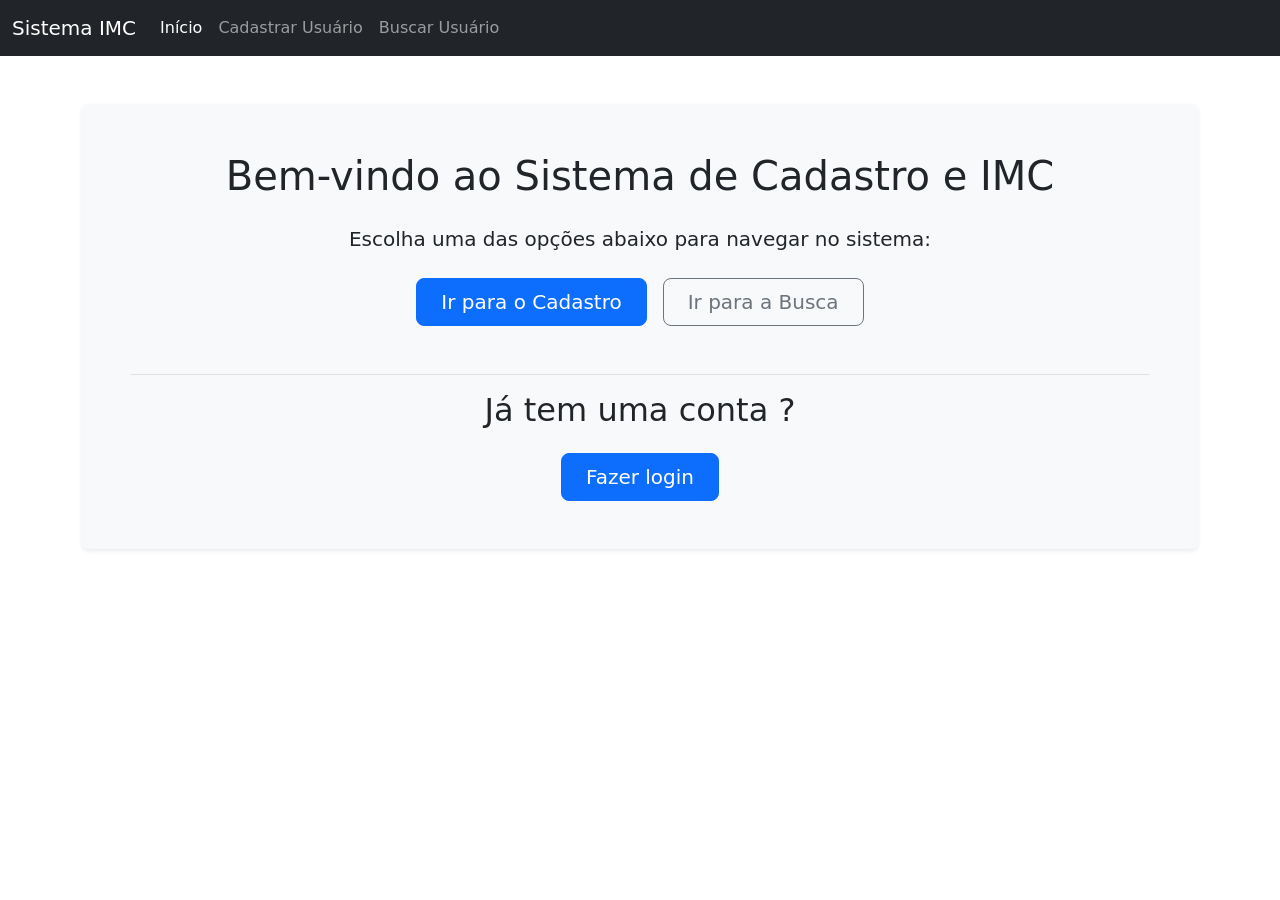
<file: site/index.html>
<!DOCTYPE html>
<html lang="pt-BR">
<head>
    <meta charset="UTF-8">
    <meta name="viewport" content="width=device-width, initial-scale=1.0">
    <title>Cadastro de usuarios</title>
    <link rel="stylesheet" href="style.css">
    <link rel="stylesheet" href="">
   
   
    <link href="https://cdn.jsdelivr.net/npm/bootstrap@5.3.3/dist/css/bootstrap.min.css" rel="stylesheet" integrity="sha384-QWTKZyjpPEjISv5WaRU9OFeRpok6YctnYmDr5pNlyT2bRjXh0JMhjY6hW+ALEwIH" crossorigin="anonymous">
    
</head>
<body>

    <nav class="navbar navbar-expand-md navbar-dark bg-dark mb-4">
      <div class="container-fluid">
        <a class="navbar-brand" href="index.html">Sistema IMC</a>
        <button class="navbar-toggler" type="button" data-bs-toggle="collapse" data-bs-target="#navbarCollapse" aria-controls="navbarCollapse" aria-expanded="false" aria-label="Toggle navigation">
          <span class="navbar-toggler-icon"></span>
        </button>
        <div class="collapse navbar-collapse" id="navbarCollapse">
          <ul class="navbar-nav me-auto mb-2 mb-md-0">
            <li class="nav-item">
              <a class="nav-link active" aria-current="page" href="index.html">Início</a>
            </li>
            <li class="nav-item">
              <a class="nav-link" href="cadastro.html">Cadastrar Usuário</a>
            </li>
            <li class="nav-item">
              <a class="nav-link" href="busca.php">Buscar Usuário</a>
            </li>
          </ul>
        </div>
      </div>
    </nav>

    <main class="container text-center mt-5">
      <div class="bg-light p-5 rounded shadow-sm">
        <h1 class="mb-4">Bem-vindo ao Sistema de Cadastro e IMC</h1>
        <p class="lead mb-4">Escolha uma das opções abaixo para navegar no sistema:</p>
        
        <div class="d-grid gap-3 d-sm-flex justify-content-sm-center">
          <a href="cadastro.html" class="btn btn-primary btn-lg px-4 gap-3">Ir para o Cadastro</a>
          <a href="busca.php" class="btn btn-outline-secondary btn-lg px-4">Ir para a Busca</a>
          
        </div>
        <div class="mt-5 pt-3 border-top" > 
              <h2 class="mb-4">Já tem uma conta ?</h2>
            <a href="login.php" class="btn btn-primary btn-lg px-4 gap-3">Fazer login</a>
         </div>
      </div>
    </main>


    <script src="https://cdn.jsdelivr.net/npm/bootstrap@5.3.3/dist/js/bootstrap.bundle.min.js"></script>
</body>
</html>
</file>
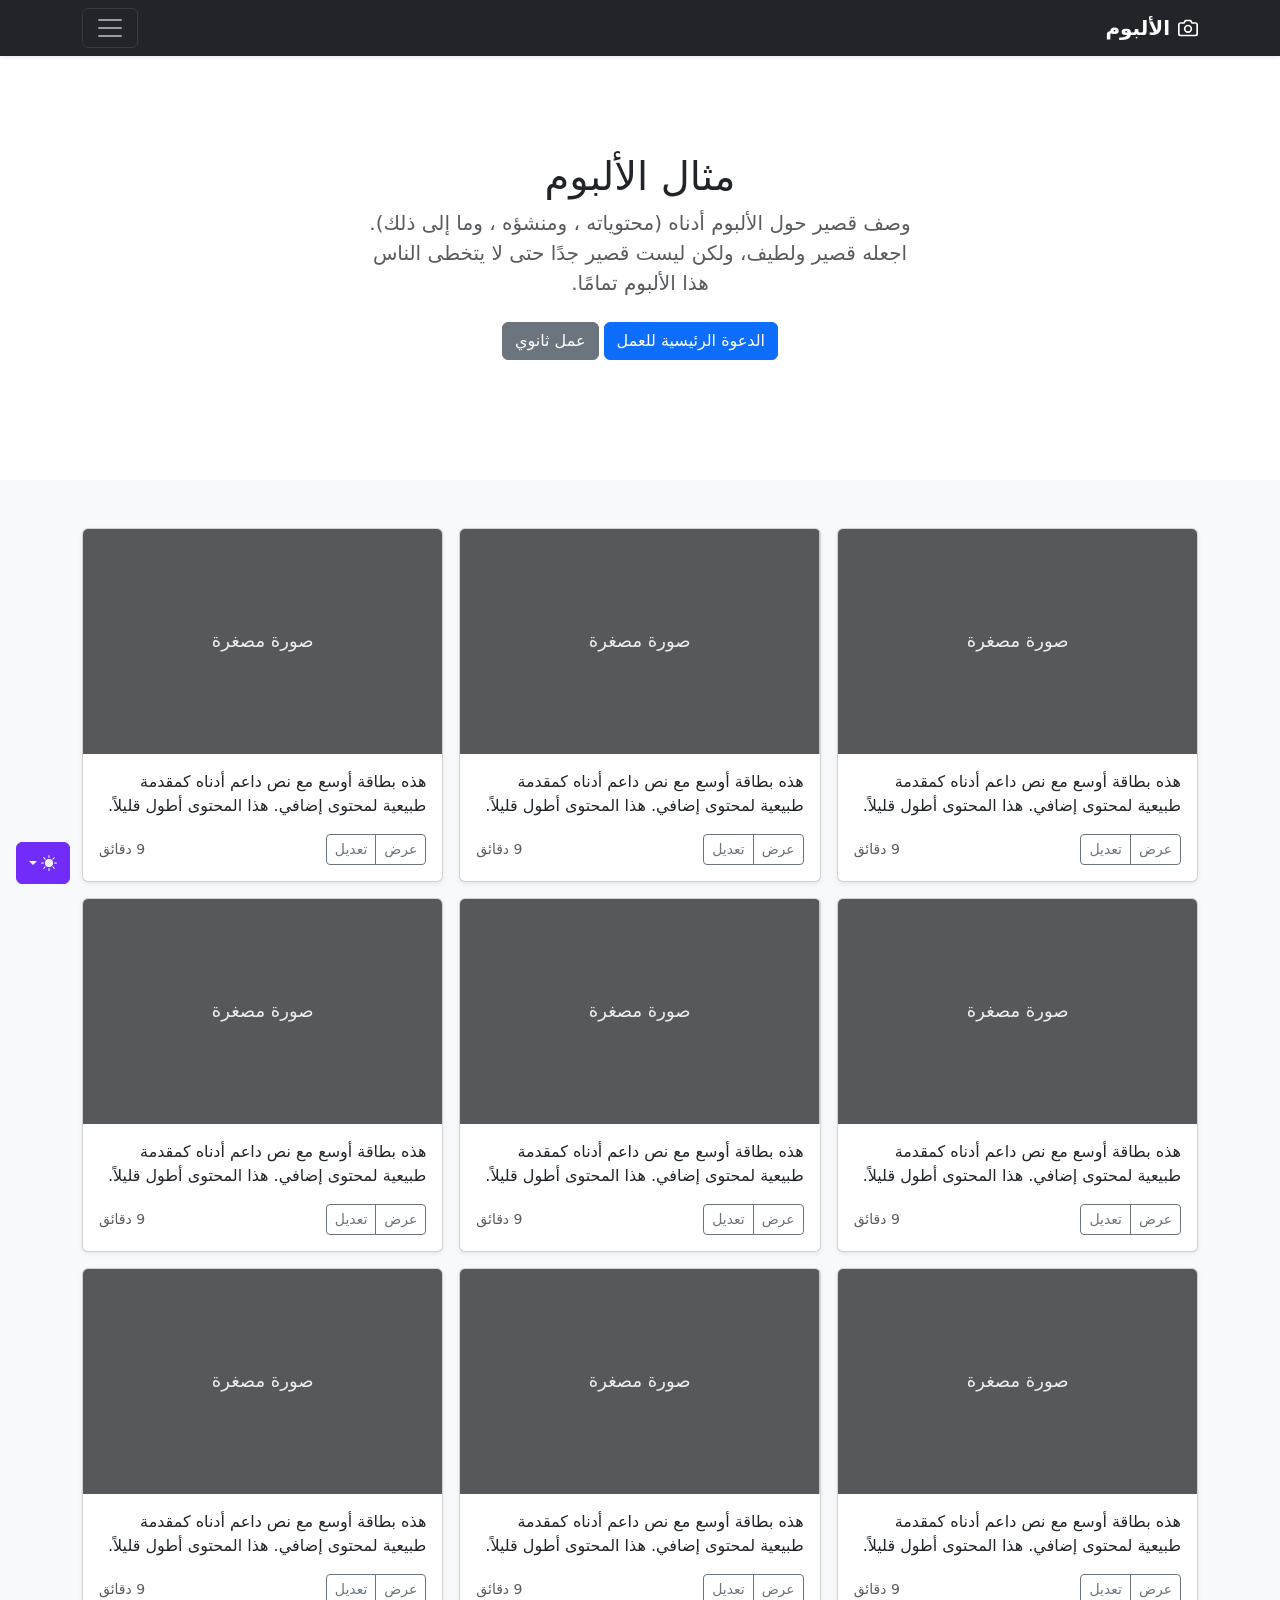
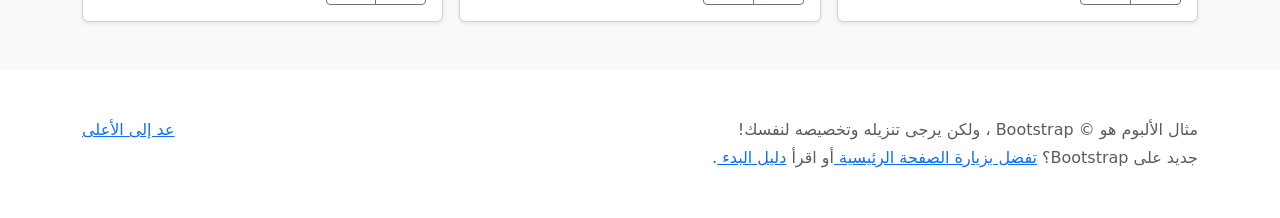
<file: site/bootstrap-5.3.8-examples/album-rtl/index.html>
<!doctype html>
<html lang="ar" dir="rtl" data-bs-theme="auto">
  <head>
    <meta charset="utf-8" />
    <meta name="viewport" content="width=device-width, initial-scale=1" />
    <meta name="description" content="" />
    <meta
      name="author"
      content="Mark Otto, Jacob Thornton, and Bootstrap contributors"
    />
    <meta name="generator" content="Astro v5.13.2" />
    <title>مثال الألبوم · Bootstrap v5.3</title>
    <link
      rel="canonical"
      href="https://getbootstrap.com/docs/5.3/examples/album-rtl/"
    />
    <script src="../assets/js/color-modes.js"></script>
    <link href="../assets/dist/css/bootstrap.rtl.min.css" rel="stylesheet" />
    <meta name="theme-color" content="#712cf9" />
    <style>
      .bd-placeholder-img {
        font-size: 1.125rem;
        text-anchor: middle;
        -webkit-user-select: none;
        -moz-user-select: none;
        user-select: none;
      }
      @media (min-width: 768px) {
        .bd-placeholder-img-lg {
          font-size: 3.5rem;
        }
      }
      .b-example-divider {
        width: 100%;
        height: 3rem;
        background-color: #0000001a;
        border: solid rgba(0, 0, 0, 0.15);
        border-width: 1px 0;
        box-shadow:
          inset 0 0.5em 1.5em #0000001a,
          inset 0 0.125em 0.5em #00000026;
      }
      .b-example-vr {
        flex-shrink: 0;
        width: 1.5rem;
        height: 100vh;
      }
      .bi {
        vertical-align: -0.125em;
        fill: currentColor;
      }
      .nav-scroller {
        position: relative;
        z-index: 2;
        height: 2.75rem;
        overflow-y: hidden;
      }
      .nav-scroller .nav {
        display: flex;
        flex-wrap: nowrap;
        padding-bottom: 1rem;
        margin-top: -1px;
        overflow-x: auto;
        text-align: center;
        white-space: nowrap;
        -webkit-overflow-scrolling: touch;
      }
      .btn-bd-primary {
        --bd-violet-bg: #712cf9;
        --bd-violet-rgb: 112.520718, 44.062154, 249.437846;
        --bs-btn-font-weight: 600;
        --bs-btn-color: var(--bs-white);
        --bs-btn-bg: var(--bd-violet-bg);
        --bs-btn-border-color: var(--bd-violet-bg);
        --bs-btn-hover-color: var(--bs-white);
        --bs-btn-hover-bg: #6528e0;
        --bs-btn-hover-border-color: #6528e0;
        --bs-btn-focus-shadow-rgb: var(--bd-violet-rgb);
        --bs-btn-active-color: var(--bs-btn-hover-color);
        --bs-btn-active-bg: #5a23c8;
        --bs-btn-active-border-color: #5a23c8;
      }
      .bd-mode-toggle {
        z-index: 1500;
      }
      .bd-mode-toggle .bi {
        width: 1em;
        height: 1em;
      }
      .bd-mode-toggle .dropdown-menu .active .bi {
        display: block !important;
      }
    </style>
  </head>
  <body>
    <svg xmlns="http://www.w3.org/2000/svg" class="d-none">
      <symbol id="check2" viewBox="0 0 16 16">
        <path
          d="M13.854 3.646a.5.5 0 0 1 0 .708l-7 7a.5.5 0 0 1-.708 0l-3.5-3.5a.5.5 0 1 1 .708-.708L6.5 10.293l6.646-6.647a.5.5 0 0 1 .708 0z"
        ></path>
      </symbol>
      <symbol id="circle-half" viewBox="0 0 16 16">
        <path
          d="M8 15A7 7 0 1 0 8 1v14zm0 1A8 8 0 1 1 8 0a8 8 0 0 1 0 16z"
        ></path>
      </symbol>
      <symbol id="moon-stars-fill" viewBox="0 0 16 16">
        <path
          d="M6 .278a.768.768 0 0 1 .08.858 7.208 7.208 0 0 0-.878 3.46c0 4.021 3.278 7.277 7.318 7.277.527 0 1.04-.055 1.533-.16a.787.787 0 0 1 .81.316.733.733 0 0 1-.031.893A8.349 8.349 0 0 1 8.344 16C3.734 16 0 12.286 0 7.71 0 4.266 2.114 1.312 5.124.06A.752.752 0 0 1 6 .278z"
        ></path>
        <path
          d="M10.794 3.148a.217.217 0 0 1 .412 0l.387 1.162c.173.518.579.924 1.097 1.097l1.162.387a.217.217 0 0 1 0 .412l-1.162.387a1.734 1.734 0 0 0-1.097 1.097l-.387 1.162a.217.217 0 0 1-.412 0l-.387-1.162A1.734 1.734 0 0 0 9.31 6.593l-1.162-.387a.217.217 0 0 1 0-.412l1.162-.387a1.734 1.734 0 0 0 1.097-1.097l.387-1.162zM13.863.099a.145.145 0 0 1 .274 0l.258.774c.115.346.386.617.732.732l.774.258a.145.145 0 0 1 0 .274l-.774.258a1.156 1.156 0 0 0-.732.732l-.258.774a.145.145 0 0 1-.274 0l-.258-.774a1.156 1.156 0 0 0-.732-.732l-.774-.258a.145.145 0 0 1 0-.274l.774-.258c.346-.115.617-.386.732-.732L13.863.1z"
        ></path>
      </symbol>
      <symbol id="sun-fill" viewBox="0 0 16 16">
        <path
          d="M8 12a4 4 0 1 0 0-8 4 4 0 0 0 0 8zM8 0a.5.5 0 0 1 .5.5v2a.5.5 0 0 1-1 0v-2A.5.5 0 0 1 8 0zm0 13a.5.5 0 0 1 .5.5v2a.5.5 0 0 1-1 0v-2A.5.5 0 0 1 8 13zm8-5a.5.5 0 0 1-.5.5h-2a.5.5 0 0 1 0-1h2a.5.5 0 0 1 .5.5zM3 8a.5.5 0 0 1-.5.5h-2a.5.5 0 0 1 0-1h2A.5.5 0 0 1 3 8zm10.657-5.657a.5.5 0 0 1 0 .707l-1.414 1.415a.5.5 0 1 1-.707-.708l1.414-1.414a.5.5 0 0 1 .707 0zm-9.193 9.193a.5.5 0 0 1 0 .707L3.05 13.657a.5.5 0 0 1-.707-.707l1.414-1.414a.5.5 0 0 1 .707 0zm9.193 2.121a.5.5 0 0 1-.707 0l-1.414-1.414a.5.5 0 0 1 .707-.707l1.414 1.414a.5.5 0 0 1 0 .707zM4.464 4.465a.5.5 0 0 1-.707 0L2.343 3.05a.5.5 0 1 1 .707-.707l1.414 1.414a.5.5 0 0 1 0 .708z"
        ></path>
      </symbol>
    </svg>
    <div
      class="dropdown position-fixed bottom-0 end-0 mb-3 me-3 bd-mode-toggle"
    >
      <button
        class="btn btn-bd-primary py-2 dropdown-toggle d-flex align-items-center"
        id="bd-theme"
        type="button"
        aria-expanded="false"
        data-bs-toggle="dropdown"
        aria-label="Toggle theme (auto)"
      >
        <svg class="bi my-1 theme-icon-active" aria-hidden="true">
          <use href="#circle-half"></use>
        </svg>
        <span class="visually-hidden" id="bd-theme-text">Toggle theme</span>
      </button>
      <ul
        class="dropdown-menu dropdown-menu-end shadow"
        aria-labelledby="bd-theme-text"
      >
        <li>
          <button
            type="button"
            class="dropdown-item d-flex align-items-center"
            data-bs-theme-value="light"
            aria-pressed="false"
          >
            <svg class="bi me-2 opacity-50" aria-hidden="true">
              <use href="#sun-fill"></use>
            </svg>
            Light
            <svg class="bi ms-auto d-none" aria-hidden="true">
              <use href="#check2"></use>
            </svg>
          </button>
        </li>
        <li>
          <button
            type="button"
            class="dropdown-item d-flex align-items-center"
            data-bs-theme-value="dark"
            aria-pressed="false"
          >
            <svg class="bi me-2 opacity-50" aria-hidden="true">
              <use href="#moon-stars-fill"></use>
            </svg>
            Dark
            <svg class="bi ms-auto d-none" aria-hidden="true">
              <use href="#check2"></use>
            </svg>
          </button>
        </li>
        <li>
          <button
            type="button"
            class="dropdown-item d-flex align-items-center active"
            data-bs-theme-value="auto"
            aria-pressed="true"
          >
            <svg class="bi me-2 opacity-50" aria-hidden="true">
              <use href="#circle-half"></use>
            </svg>
            Auto
            <svg class="bi ms-auto d-none" aria-hidden="true">
              <use href="#check2"></use>
            </svg>
          </button>
        </li>
      </ul>
    </div>
    <header data-bs-theme="dark">
      <div class="collapse text-bg-dark" id="navbarHeader">
        <div class="container">
          <div class="row">
            <div class="col-sm-8 col-md-7 py-4">
              <h4>حول</h4>
              <p class="text-body-secondary">
                أضف بعض المعلومات حول الألبوم، المؤلف، أو أي سياق خلفية آخر.
                اجعلها بضع جمل حتى يتمكن الزوار من التقاط بعض التلميحات المفيدة.
                ثم اربطها ببعض مواقع التواصل الاجتماعي أو معلومات الاتصال.
              </p>
            </div>
            <div class="col-sm-4 offset-md-1 py-4">
              <h4>تواصل معي</h4>
              <ul class="list-unstyled">
                <li><a href="#" class="text-white">تابعني على تويتر</a></li>
                <li>
                  <a href="#" class="text-white">شاركني الإعجاب في فيسبوك</a>
                </li>
                <li>
                  <a href="#" class="text-white"
                    >راسلني على البريد الإلكتروني</a
                  >
                </li>
              </ul>
            </div>
          </div>
        </div>
      </div>
      <div class="navbar navbar-dark bg-dark shadow-sm">
        <div class="container">
          <a href="#" class="navbar-brand d-flex align-items-center">
            <svg
              xmlns="http://www.w3.org/2000/svg"
              width="20"
              height="20"
              fill="none"
              stroke="currentColor"
              stroke-linecap="round"
              stroke-linejoin="round"
              stroke-width="2"
              aria-hidden="true"
              class="me-2"
              viewBox="0 0 24 24"
            >
              <path
                d="M23 19a2 2 0 0 1-2 2H3a2 2 0 0 1-2-2V8a2 2 0 0 1 2-2h4l2-3h6l2 3h4a2 2 0 0 1 2 2z"
              ></path>
              <circle cx="12" cy="13" r="4"></circle>
            </svg>
            <strong>الألبوم</strong>
          </a>
          <button
            class="navbar-toggler"
            type="button"
            data-bs-toggle="collapse"
            data-bs-target="#navbarHeader"
            aria-controls="navbarHeader"
            aria-expanded="false"
            aria-label="تبديل التنقل"
          >
            <span class="navbar-toggler-icon"></span>
          </button>
        </div>
      </div>
    </header>
    <main>
      <section class="py-5 text-center container">
        <div class="row py-lg-5">
          <div class="col-lg-6 col-md-8 mx-auto">
            <h1 class="fw-light">مثال الألبوم</h1>
            <p class="lead text-body-secondary">
              وصف قصير حول الألبوم أدناه (محتوياته ، ومنشؤه ، وما إلى ذلك).
              اجعله قصير ولطيف، ولكن ليست قصير جدًا حتى لا يتخطى الناس هذا
              الألبوم تمامًا.
            </p>
            <p>
              <a href="#" class="btn btn-primary my-2">الدعوة الرئيسية للعمل</a>
              <a href="#" class="btn btn-secondary my-2">عمل ثانوي</a>
            </p>
          </div>
        </div>
      </section>
      <div class="album py-5 bg-body-tertiary">
        <div class="container">
          <div class="row row-cols-1 row-cols-sm-2 row-cols-md-3 g-3">
            <div class="col">
              <div class="card shadow-sm">
                <svg
                  aria-label="Placeholder: صورة مصغرة"
                  class="bd-placeholder-img card-img-top"
                  height="225"
                  preserveAspectRatio="xMidYMid slice"
                  role="img"
                  width="100%"
                  xmlns="http://www.w3.org/2000/svg"
                >
                  <title>Placeholder</title>
                  <rect width="100%" height="100%" fill="#55595c"></rect>
                  <text x="50%" y="50%" fill="#eceeef" dy=".3em">
                    صورة مصغرة
                  </text>
                </svg>
                <div class="card-body">
                  <p class="card-text">
                    هذه بطاقة أوسع مع نص داعم أدناه كمقدمة طبيعية لمحتوى إضافي.
                    هذا المحتوى أطول قليلاً.
                  </p>
                  <div
                    class="d-flex justify-content-between align-items-center"
                  >
                    <div class="btn-group">
                      <button
                        type="button"
                        class="btn btn-sm btn-outline-secondary"
                      >
                        عرض
                      </button>
                      <button
                        type="button"
                        class="btn btn-sm btn-outline-secondary"
                      >
                        تعديل
                      </button>
                    </div>
                    <small class="text-body-secondary">9 دقائق</small>
                  </div>
                </div>
              </div>
            </div>
            <div class="col">
              <div class="card shadow-sm">
                <svg
                  aria-label="Placeholder: صورة مصغرة"
                  class="bd-placeholder-img card-img-top"
                  height="225"
                  preserveAspectRatio="xMidYMid slice"
                  role="img"
                  width="100%"
                  xmlns="http://www.w3.org/2000/svg"
                >
                  <title>Placeholder</title>
                  <rect width="100%" height="100%" fill="#55595c"></rect>
                  <text x="50%" y="50%" fill="#eceeef" dy=".3em">
                    صورة مصغرة
                  </text>
                </svg>
                <div class="card-body">
                  <p class="card-text">
                    هذه بطاقة أوسع مع نص داعم أدناه كمقدمة طبيعية لمحتوى إضافي.
                    هذا المحتوى أطول قليلاً.
                  </p>
                  <div
                    class="d-flex justify-content-between align-items-center"
                  >
                    <div class="btn-group">
                      <button
                        type="button"
                        class="btn btn-sm btn-outline-secondary"
                      >
                        عرض
                      </button>
                      <button
                        type="button"
                        class="btn btn-sm btn-outline-secondary"
                      >
                        تعديل
                      </button>
                    </div>
                    <small class="text-body-secondary">9 دقائق</small>
                  </div>
                </div>
              </div>
            </div>
            <div class="col">
              <div class="card shadow-sm">
                <svg
                  aria-label="Placeholder: صورة مصغرة"
                  class="bd-placeholder-img card-img-top"
                  height="225"
                  preserveAspectRatio="xMidYMid slice"
                  role="img"
                  width="100%"
                  xmlns="http://www.w3.org/2000/svg"
                >
                  <title>Placeholder</title>
                  <rect width="100%" height="100%" fill="#55595c"></rect>
                  <text x="50%" y="50%" fill="#eceeef" dy=".3em">
                    صورة مصغرة
                  </text>
                </svg>
                <div class="card-body">
                  <p class="card-text">
                    هذه بطاقة أوسع مع نص داعم أدناه كمقدمة طبيعية لمحتوى إضافي.
                    هذا المحتوى أطول قليلاً.
                  </p>
                  <div
                    class="d-flex justify-content-between align-items-center"
                  >
                    <div class="btn-group">
                      <button
                        type="button"
                        class="btn btn-sm btn-outline-secondary"
                      >
                        عرض
                      </button>
                      <button
                        type="button"
                        class="btn btn-sm btn-outline-secondary"
                      >
                        تعديل
                      </button>
                    </div>
                    <small class="text-body-secondary">9 دقائق</small>
                  </div>
                </div>
              </div>
            </div>
            <div class="col">
              <div class="card shadow-sm">
                <svg
                  aria-label="Placeholder: صورة مصغرة"
                  class="bd-placeholder-img card-img-top"
                  height="225"
                  preserveAspectRatio="xMidYMid slice"
                  role="img"
                  width="100%"
                  xmlns="http://www.w3.org/2000/svg"
                >
                  <title>Placeholder</title>
                  <rect width="100%" height="100%" fill="#55595c"></rect>
                  <text x="50%" y="50%" fill="#eceeef" dy=".3em">
                    صورة مصغرة
                  </text>
                </svg>
                <div class="card-body">
                  <p class="card-text">
                    هذه بطاقة أوسع مع نص داعم أدناه كمقدمة طبيعية لمحتوى إضافي.
                    هذا المحتوى أطول قليلاً.
                  </p>
                  <div
                    class="d-flex justify-content-between align-items-center"
                  >
                    <div class="btn-group">
                      <button
                        type="button"
                        class="btn btn-sm btn-outline-secondary"
                      >
                        عرض
                      </button>
                      <button
                        type="button"
                        class="btn btn-sm btn-outline-secondary"
                      >
                        تعديل
                      </button>
                    </div>
                    <small class="text-body-secondary">9 دقائق</small>
                  </div>
                </div>
              </div>
            </div>
            <div class="col">
              <div class="card shadow-sm">
                <svg
                  aria-label="Placeholder: صورة مصغرة"
                  class="bd-placeholder-img card-img-top"
                  height="225"
                  preserveAspectRatio="xMidYMid slice"
                  role="img"
                  width="100%"
                  xmlns="http://www.w3.org/2000/svg"
                >
                  <title>Placeholder</title>
                  <rect width="100%" height="100%" fill="#55595c"></rect>
                  <text x="50%" y="50%" fill="#eceeef" dy=".3em">
                    صورة مصغرة
                  </text>
                </svg>
                <div class="card-body">
                  <p class="card-text">
                    هذه بطاقة أوسع مع نص داعم أدناه كمقدمة طبيعية لمحتوى إضافي.
                    هذا المحتوى أطول قليلاً.
                  </p>
                  <div
                    class="d-flex justify-content-between align-items-center"
                  >
                    <div class="btn-group">
                      <button
                        type="button"
                        class="btn btn-sm btn-outline-secondary"
                      >
                        عرض
                      </button>
                      <button
                        type="button"
                        class="btn btn-sm btn-outline-secondary"
                      >
                        تعديل
                      </button>
                    </div>
                    <small class="text-body-secondary">9 دقائق</small>
                  </div>
                </div>
              </div>
            </div>
            <div class="col">
              <div class="card shadow-sm">
                <svg
                  aria-label="Placeholder: صورة مصغرة"
                  class="bd-placeholder-img card-img-top"
                  height="225"
                  preserveAspectRatio="xMidYMid slice"
                  role="img"
                  width="100%"
                  xmlns="http://www.w3.org/2000/svg"
                >
                  <title>Placeholder</title>
                  <rect width="100%" height="100%" fill="#55595c"></rect>
                  <text x="50%" y="50%" fill="#eceeef" dy=".3em">
                    صورة مصغرة
                  </text>
                </svg>
                <div class="card-body">
                  <p class="card-text">
                    هذه بطاقة أوسع مع نص داعم أدناه كمقدمة طبيعية لمحتوى إضافي.
                    هذا المحتوى أطول قليلاً.
                  </p>
                  <div
                    class="d-flex justify-content-between align-items-center"
                  >
                    <div class="btn-group">
                      <button
                        type="button"
                        class="btn btn-sm btn-outline-secondary"
                      >
                        عرض
                      </button>
                      <button
                        type="button"
                        class="btn btn-sm btn-outline-secondary"
                      >
                        تعديل
                      </button>
                    </div>
                    <small class="text-body-secondary">9 دقائق</small>
                  </div>
                </div>
              </div>
            </div>
            <div class="col">
              <div class="card shadow-sm">
                <svg
                  aria-label="Placeholder: صورة مصغرة"
                  class="bd-placeholder-img card-img-top"
                  height="225"
                  preserveAspectRatio="xMidYMid slice"
                  role="img"
                  width="100%"
                  xmlns="http://www.w3.org/2000/svg"
                >
                  <title>Placeholder</title>
                  <rect width="100%" height="100%" fill="#55595c"></rect>
                  <text x="50%" y="50%" fill="#eceeef" dy=".3em">
                    صورة مصغرة
                  </text>
                </svg>
                <div class="card-body">
                  <p class="card-text">
                    هذه بطاقة أوسع مع نص داعم أدناه كمقدمة طبيعية لمحتوى إضافي.
                    هذا المحتوى أطول قليلاً.
                  </p>
                  <div
                    class="d-flex justify-content-between align-items-center"
                  >
                    <div class="btn-group">
                      <button
                        type="button"
                        class="btn btn-sm btn-outline-secondary"
                      >
                        عرض
                      </button>
                      <button
                        type="button"
                        class="btn btn-sm btn-outline-secondary"
                      >
                        تعديل
                      </button>
                    </div>
                    <small class="text-body-secondary">9 دقائق</small>
                  </div>
                </div>
              </div>
            </div>
            <div class="col">
              <div class="card shadow-sm">
                <svg
                  aria-label="Placeholder: صورة مصغرة"
                  class="bd-placeholder-img card-img-top"
                  height="225"
                  preserveAspectRatio="xMidYMid slice"
                  role="img"
                  width="100%"
                  xmlns="http://www.w3.org/2000/svg"
                >
                  <title>Placeholder</title>
                  <rect width="100%" height="100%" fill="#55595c"></rect>
                  <text x="50%" y="50%" fill="#eceeef" dy=".3em">
                    صورة مصغرة
                  </text>
                </svg>
                <div class="card-body">
                  <p class="card-text">
                    هذه بطاقة أوسع مع نص داعم أدناه كمقدمة طبيعية لمحتوى إضافي.
                    هذا المحتوى أطول قليلاً.
                  </p>
                  <div
                    class="d-flex justify-content-between align-items-center"
                  >
                    <div class="btn-group">
                      <button
                        type="button"
                        class="btn btn-sm btn-outline-secondary"
                      >
                        عرض
                      </button>
                      <button
                        type="button"
                        class="btn btn-sm btn-outline-secondary"
                      >
                        تعديل
                      </button>
                    </div>
                    <small class="text-body-secondary">9 دقائق</small>
                  </div>
                </div>
              </div>
            </div>
            <div class="col">
              <div class="card shadow-sm">
                <svg
                  aria-label="Placeholder: صورة مصغرة"
                  class="bd-placeholder-img card-img-top"
                  height="225"
                  preserveAspectRatio="xMidYMid slice"
                  role="img"
                  width="100%"
                  xmlns="http://www.w3.org/2000/svg"
                >
                  <title>Placeholder</title>
                  <rect width="100%" height="100%" fill="#55595c"></rect>
                  <text x="50%" y="50%" fill="#eceeef" dy=".3em">
                    صورة مصغرة
                  </text>
                </svg>
                <div class="card-body">
                  <p class="card-text">
                    هذه بطاقة أوسع مع نص داعم أدناه كمقدمة طبيعية لمحتوى إضافي.
                    هذا المحتوى أطول قليلاً.
                  </p>
                  <div
                    class="d-flex justify-content-between align-items-center"
                  >
                    <div class="btn-group">
                      <button
                        type="button"
                        class="btn btn-sm btn-outline-secondary"
                      >
                        عرض
                      </button>
                      <button
                        type="button"
                        class="btn btn-sm btn-outline-secondary"
                      >
                        تعديل
                      </button>
                    </div>
                    <small class="text-body-secondary">9 دقائق</small>
                  </div>
                </div>
              </div>
            </div>
          </div>
        </div>
      </div>
    </main>
    <footer class="text-body-secondary py-5">
      <div class="container">
        <p class="float-end mb-1"><a href="#">عد إلى الأعلى</a></p>
        <p class="mb-1">
          مثال الألبوم هو © Bootstrap ، ولكن يرجى تنزيله وتخصيصه لنفسك!
        </p>
        <p class="mb-0">
          جديد على Bootstrap؟ <a href="/"> تفضل بزيارة الصفحة الرئيسية </a> أو
          اقرأ <a href="../getting-started/introduction"> دليل البدء </a>.
        </p>
      </div>
    </footer>
    <script
      src="../assets/dist/js/bootstrap.bundle.min.js"
      class="astro-vvvwv3sm"
    ></script>
  </body>
</html>
</file>
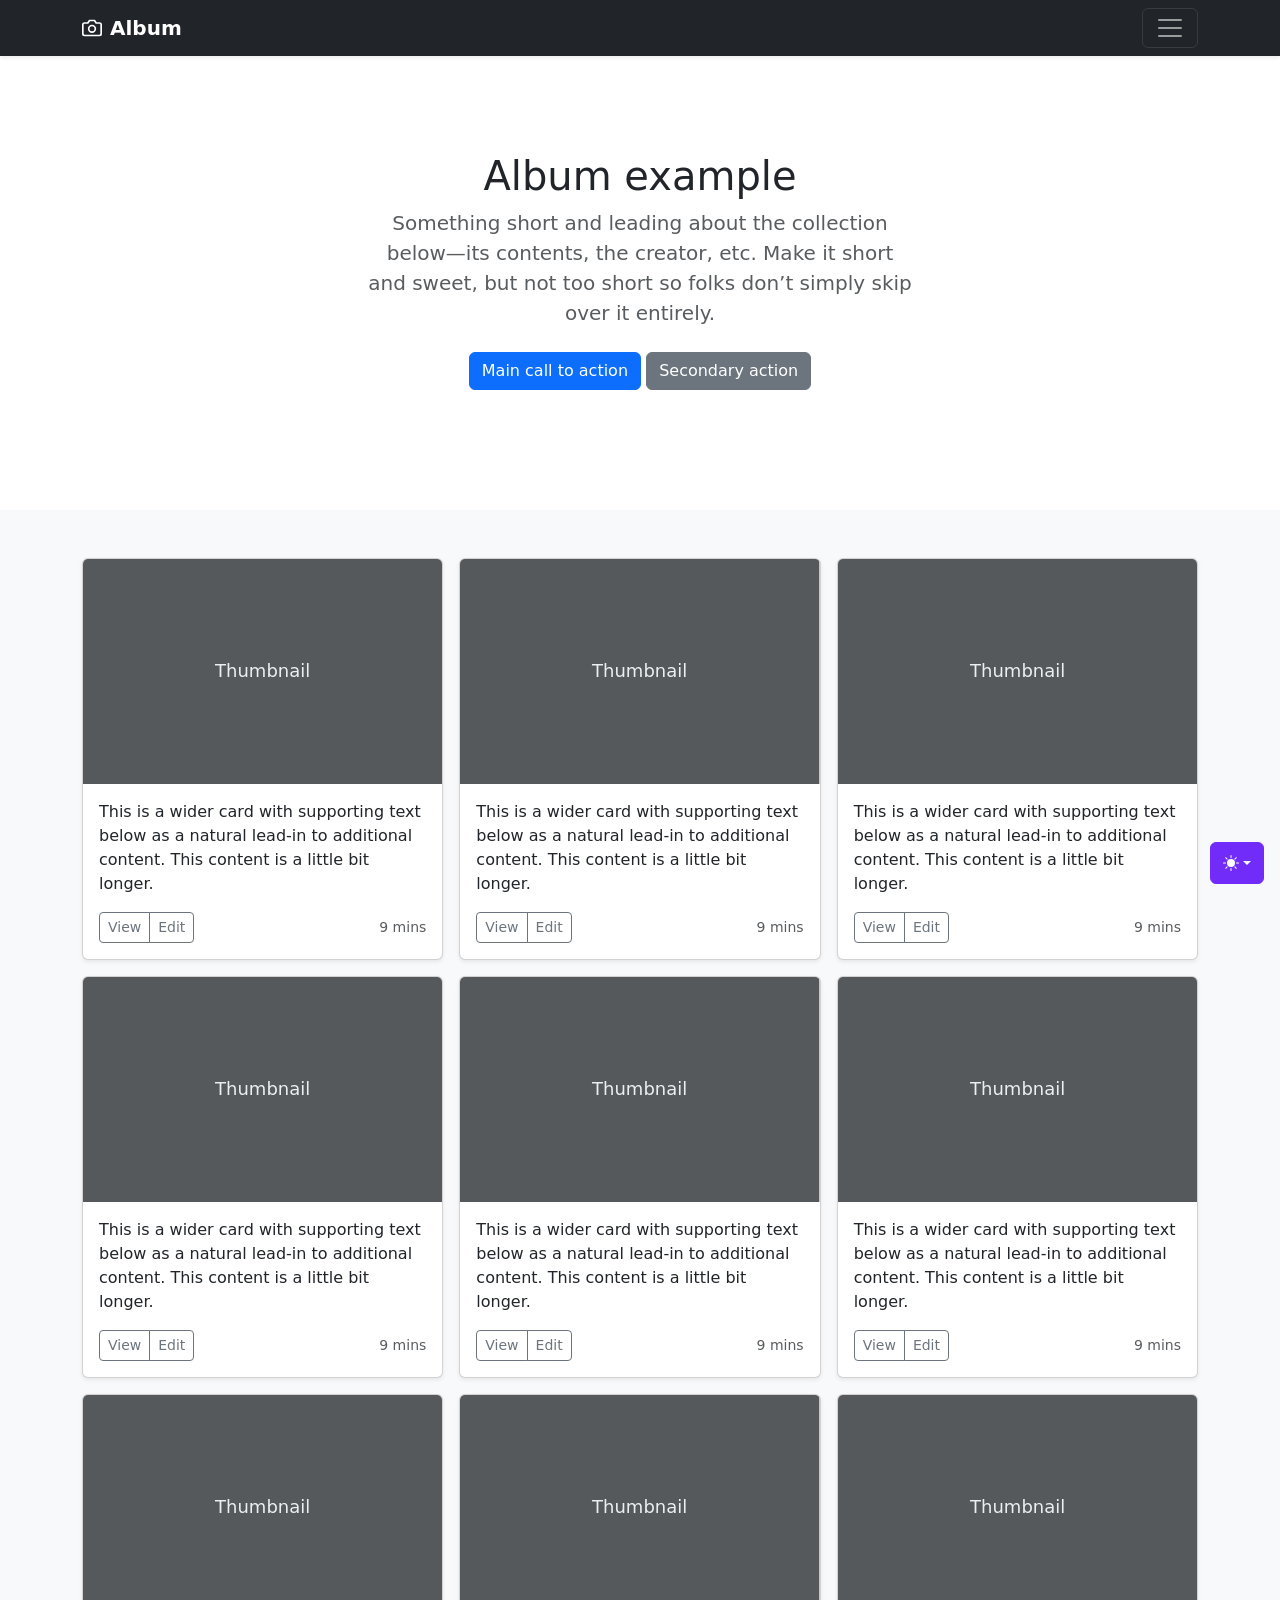
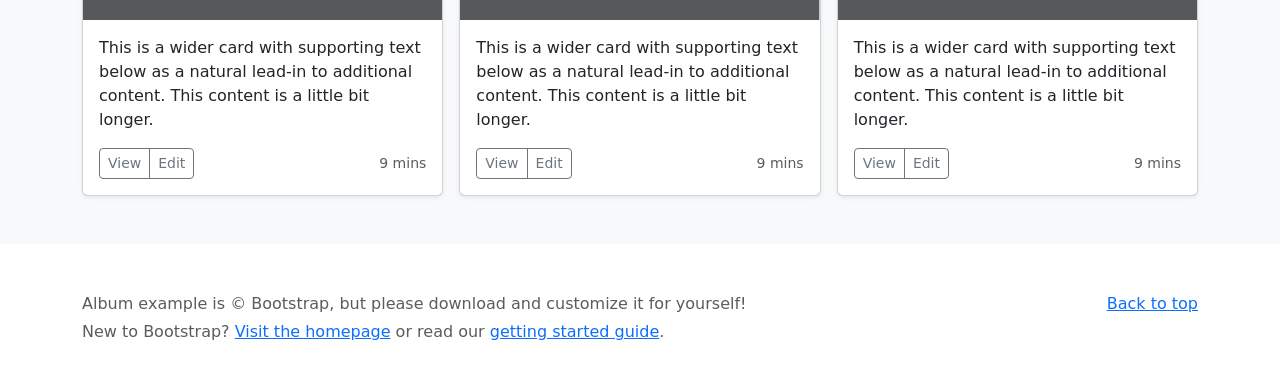
<file: site/bootstrap-5.3.8-examples/album/index.html>
<!doctype html>
<html lang="en" data-bs-theme="auto">
  <head>
    <meta charset="utf-8" />
    <meta name="viewport" content="width=device-width, initial-scale=1" />
    <meta name="description" content="" />
    <meta
      name="author"
      content="Mark Otto, Jacob Thornton, and Bootstrap contributors"
    />
    <meta name="generator" content="Astro v5.13.2" />
    <title>Album example · Bootstrap v5.3</title>
    <link
      rel="canonical"
      href="https://getbootstrap.com/docs/5.3/examples/album/"
    />
    <script src="../assets/js/color-modes.js"></script>
    <link href="../assets/dist/css/bootstrap.min.css" rel="stylesheet" />
    <meta name="theme-color" content="#712cf9" />
    <style>
      .bd-placeholder-img {
        font-size: 1.125rem;
        text-anchor: middle;
        -webkit-user-select: none;
        -moz-user-select: none;
        user-select: none;
      }
      @media (min-width: 768px) {
        .bd-placeholder-img-lg {
          font-size: 3.5rem;
        }
      }
      .b-example-divider {
        width: 100%;
        height: 3rem;
        background-color: #0000001a;
        border: solid rgba(0, 0, 0, 0.15);
        border-width: 1px 0;
        box-shadow:
          inset 0 0.5em 1.5em #0000001a,
          inset 0 0.125em 0.5em #00000026;
      }
      .b-example-vr {
        flex-shrink: 0;
        width: 1.5rem;
        height: 100vh;
      }
      .bi {
        vertical-align: -0.125em;
        fill: currentColor;
      }
      .nav-scroller {
        position: relative;
        z-index: 2;
        height: 2.75rem;
        overflow-y: hidden;
      }
      .nav-scroller .nav {
        display: flex;
        flex-wrap: nowrap;
        padding-bottom: 1rem;
        margin-top: -1px;
        overflow-x: auto;
        text-align: center;
        white-space: nowrap;
        -webkit-overflow-scrolling: touch;
      }
      .btn-bd-primary {
        --bd-violet-bg: #712cf9;
        --bd-violet-rgb: 112.520718, 44.062154, 249.437846;
        --bs-btn-font-weight: 600;
        --bs-btn-color: var(--bs-white);
        --bs-btn-bg: var(--bd-violet-bg);
        --bs-btn-border-color: var(--bd-violet-bg);
        --bs-btn-hover-color: var(--bs-white);
        --bs-btn-hover-bg: #6528e0;
        --bs-btn-hover-border-color: #6528e0;
        --bs-btn-focus-shadow-rgb: var(--bd-violet-rgb);
        --bs-btn-active-color: var(--bs-btn-hover-color);
        --bs-btn-active-bg: #5a23c8;
        --bs-btn-active-border-color: #5a23c8;
      }
      .bd-mode-toggle {
        z-index: 1500;
      }
      .bd-mode-toggle .bi {
        width: 1em;
        height: 1em;
      }
      .bd-mode-toggle .dropdown-menu .active .bi {
        display: block !important;
      }
    </style>
  </head>
  <body>
    <svg xmlns="http://www.w3.org/2000/svg" class="d-none">
      <symbol id="check2" viewBox="0 0 16 16">
        <path
          d="M13.854 3.646a.5.5 0 0 1 0 .708l-7 7a.5.5 0 0 1-.708 0l-3.5-3.5a.5.5 0 1 1 .708-.708L6.5 10.293l6.646-6.647a.5.5 0 0 1 .708 0z"
        ></path>
      </symbol>
      <symbol id="circle-half" viewBox="0 0 16 16">
        <path
          d="M8 15A7 7 0 1 0 8 1v14zm0 1A8 8 0 1 1 8 0a8 8 0 0 1 0 16z"
        ></path>
      </symbol>
      <symbol id="moon-stars-fill" viewBox="0 0 16 16">
        <path
          d="M6 .278a.768.768 0 0 1 .08.858 7.208 7.208 0 0 0-.878 3.46c0 4.021 3.278 7.277 7.318 7.277.527 0 1.04-.055 1.533-.16a.787.787 0 0 1 .81.316.733.733 0 0 1-.031.893A8.349 8.349 0 0 1 8.344 16C3.734 16 0 12.286 0 7.71 0 4.266 2.114 1.312 5.124.06A.752.752 0 0 1 6 .278z"
        ></path>
        <path
          d="M10.794 3.148a.217.217 0 0 1 .412 0l.387 1.162c.173.518.579.924 1.097 1.097l1.162.387a.217.217 0 0 1 0 .412l-1.162.387a1.734 1.734 0 0 0-1.097 1.097l-.387 1.162a.217.217 0 0 1-.412 0l-.387-1.162A1.734 1.734 0 0 0 9.31 6.593l-1.162-.387a.217.217 0 0 1 0-.412l1.162-.387a1.734 1.734 0 0 0 1.097-1.097l.387-1.162zM13.863.099a.145.145 0 0 1 .274 0l.258.774c.115.346.386.617.732.732l.774.258a.145.145 0 0 1 0 .274l-.774.258a1.156 1.156 0 0 0-.732.732l-.258.774a.145.145 0 0 1-.274 0l-.258-.774a1.156 1.156 0 0 0-.732-.732l-.774-.258a.145.145 0 0 1 0-.274l.774-.258c.346-.115.617-.386.732-.732L13.863.1z"
        ></path>
      </symbol>
      <symbol id="sun-fill" viewBox="0 0 16 16">
        <path
          d="M8 12a4 4 0 1 0 0-8 4 4 0 0 0 0 8zM8 0a.5.5 0 0 1 .5.5v2a.5.5 0 0 1-1 0v-2A.5.5 0 0 1 8 0zm0 13a.5.5 0 0 1 .5.5v2a.5.5 0 0 1-1 0v-2A.5.5 0 0 1 8 13zm8-5a.5.5 0 0 1-.5.5h-2a.5.5 0 0 1 0-1h2a.5.5 0 0 1 .5.5zM3 8a.5.5 0 0 1-.5.5h-2a.5.5 0 0 1 0-1h2A.5.5 0 0 1 3 8zm10.657-5.657a.5.5 0 0 1 0 .707l-1.414 1.415a.5.5 0 1 1-.707-.708l1.414-1.414a.5.5 0 0 1 .707 0zm-9.193 9.193a.5.5 0 0 1 0 .707L3.05 13.657a.5.5 0 0 1-.707-.707l1.414-1.414a.5.5 0 0 1 .707 0zm9.193 2.121a.5.5 0 0 1-.707 0l-1.414-1.414a.5.5 0 0 1 .707-.707l1.414 1.414a.5.5 0 0 1 0 .707zM4.464 4.465a.5.5 0 0 1-.707 0L2.343 3.05a.5.5 0 1 1 .707-.707l1.414 1.414a.5.5 0 0 1 0 .708z"
        ></path>
      </symbol>
    </svg>
    <div
      class="dropdown position-fixed bottom-0 end-0 mb-3 me-3 bd-mode-toggle"
    >
      <button
        class="btn btn-bd-primary py-2 dropdown-toggle d-flex align-items-center"
        id="bd-theme"
        type="button"
        aria-expanded="false"
        data-bs-toggle="dropdown"
        aria-label="Toggle theme (auto)"
      >
        <svg class="bi my-1 theme-icon-active" aria-hidden="true">
          <use href="#circle-half"></use>
        </svg>
        <span class="visually-hidden" id="bd-theme-text">Toggle theme</span>
      </button>
      <ul
        class="dropdown-menu dropdown-menu-end shadow"
        aria-labelledby="bd-theme-text"
      >
        <li>
          <button
            type="button"
            class="dropdown-item d-flex align-items-center"
            data-bs-theme-value="light"
            aria-pressed="false"
          >
            <svg class="bi me-2 opacity-50" aria-hidden="true">
              <use href="#sun-fill"></use>
            </svg>
            Light
            <svg class="bi ms-auto d-none" aria-hidden="true">
              <use href="#check2"></use>
            </svg>
          </button>
        </li>
        <li>
          <button
            type="button"
            class="dropdown-item d-flex align-items-center"
            data-bs-theme-value="dark"
            aria-pressed="false"
          >
            <svg class="bi me-2 opacity-50" aria-hidden="true">
              <use href="#moon-stars-fill"></use>
            </svg>
            Dark
            <svg class="bi ms-auto d-none" aria-hidden="true">
              <use href="#check2"></use>
            </svg>
          </button>
        </li>
        <li>
          <button
            type="button"
            class="dropdown-item d-flex align-items-center active"
            data-bs-theme-value="auto"
            aria-pressed="true"
          >
            <svg class="bi me-2 opacity-50" aria-hidden="true">
              <use href="#circle-half"></use>
            </svg>
            Auto
            <svg class="bi ms-auto d-none" aria-hidden="true">
              <use href="#check2"></use>
            </svg>
          </button>
        </li>
      </ul>
    </div>
    <header data-bs-theme="dark">
      <div class="collapse text-bg-dark" id="navbarHeader">
        <div class="container">
          <div class="row">
            <div class="col-sm-8 col-md-7 py-4">
              <h4>About</h4>
              <p class="text-body-secondary">
                Add some information about the album below, the author, or any
                other background context. Make it a few sentences long so folks
                can pick up some informative tidbits. Then, link them off to
                some social networking sites or contact information.
              </p>
            </div>
            <div class="col-sm-4 offset-md-1 py-4">
              <h4>Contact</h4>
              <ul class="list-unstyled">
                <li><a href="#" class="text-white">Follow on X</a></li>
                <li><a href="#" class="text-white">Like on Facebook</a></li>
                <li><a href="#" class="text-white">Email me</a></li>
              </ul>
            </div>
          </div>
        </div>
      </div>
      <div class="navbar navbar-dark bg-dark shadow-sm">
        <div class="container">
          <a href="#" class="navbar-brand d-flex align-items-center">
            <svg
              xmlns="http://www.w3.org/2000/svg"
              width="20"
              height="20"
              fill="none"
              stroke="currentColor"
              stroke-linecap="round"
              stroke-linejoin="round"
              stroke-width="2"
              aria-hidden="true"
              class="me-2"
              viewBox="0 0 24 24"
            >
              <path
                d="M23 19a2 2 0 0 1-2 2H3a2 2 0 0 1-2-2V8a2 2 0 0 1 2-2h4l2-3h6l2 3h4a2 2 0 0 1 2 2z"
              ></path>
              <circle cx="12" cy="13" r="4"></circle>
            </svg>
            <strong>Album</strong>
          </a>
          <button
            class="navbar-toggler"
            type="button"
            data-bs-toggle="collapse"
            data-bs-target="#navbarHeader"
            aria-controls="navbarHeader"
            aria-expanded="false"
            aria-label="Toggle navigation"
          >
            <span class="navbar-toggler-icon"></span>
          </button>
        </div>
      </div>
    </header>
    <main>
      <section class="py-5 text-center container">
        <div class="row py-lg-5">
          <div class="col-lg-6 col-md-8 mx-auto">
            <h1 class="fw-light">Album example</h1>
            <p class="lead text-body-secondary">
              Something short and leading about the collection below—its
              contents, the creator, etc. Make it short and sweet, but not too
              short so folks don’t simply skip over it entirely.
            </p>
            <p>
              <a href="#" class="btn btn-primary my-2">Main call to action</a>
              <a href="#" class="btn btn-secondary my-2">Secondary action</a>
            </p>
          </div>
        </div>
      </section>
      <div class="album py-5 bg-body-tertiary">
        <div class="container">
          <div class="row row-cols-1 row-cols-sm-2 row-cols-md-3 g-3">
            <div class="col">
              <div class="card shadow-sm">
                <svg
                  aria-label="Placeholder: Thumbnail"
                  class="bd-placeholder-img card-img-top"
                  height="225"
                  preserveAspectRatio="xMidYMid slice"
                  role="img"
                  width="100%"
                  xmlns="http://www.w3.org/2000/svg"
                >
                  <title>Placeholder</title>
                  <rect width="100%" height="100%" fill="#55595c"></rect>
                  <text x="50%" y="50%" fill="#eceeef" dy=".3em">
                    Thumbnail
                  </text>
                </svg>
                <div class="card-body">
                  <p class="card-text">
                    This is a wider card with supporting text below as a natural
                    lead-in to additional content. This content is a little bit
                    longer.
                  </p>
                  <div
                    class="d-flex justify-content-between align-items-center"
                  >
                    <div class="btn-group">
                      <button
                        type="button"
                        class="btn btn-sm btn-outline-secondary"
                      >
                        View
                      </button>
                      <button
                        type="button"
                        class="btn btn-sm btn-outline-secondary"
                      >
                        Edit
                      </button>
                    </div>
                    <small class="text-body-secondary">9 mins</small>
                  </div>
                </div>
              </div>
            </div>
            <div class="col">
              <div class="card shadow-sm">
                <svg
                  aria-label="Placeholder: Thumbnail"
                  class="bd-placeholder-img card-img-top"
                  height="225"
                  preserveAspectRatio="xMidYMid slice"
                  role="img"
                  width="100%"
                  xmlns="http://www.w3.org/2000/svg"
                >
                  <title>Placeholder</title>
                  <rect width="100%" height="100%" fill="#55595c"></rect>
                  <text x="50%" y="50%" fill="#eceeef" dy=".3em">
                    Thumbnail
                  </text>
                </svg>
                <div class="card-body">
                  <p class="card-text">
                    This is a wider card with supporting text below as a natural
                    lead-in to additional content. This content is a little bit
                    longer.
                  </p>
                  <div
                    class="d-flex justify-content-between align-items-center"
                  >
                    <div class="btn-group">
                      <button
                        type="button"
                        class="btn btn-sm btn-outline-secondary"
                      >
                        View
                      </button>
                      <button
                        type="button"
                        class="btn btn-sm btn-outline-secondary"
                      >
                        Edit
                      </button>
                    </div>
                    <small class="text-body-secondary">9 mins</small>
                  </div>
                </div>
              </div>
            </div>
            <div class="col">
              <div class="card shadow-sm">
                <svg
                  aria-label="Placeholder: Thumbnail"
                  class="bd-placeholder-img card-img-top"
                  height="225"
                  preserveAspectRatio="xMidYMid slice"
                  role="img"
                  width="100%"
                  xmlns="http://www.w3.org/2000/svg"
                >
                  <title>Placeholder</title>
                  <rect width="100%" height="100%" fill="#55595c"></rect>
                  <text x="50%" y="50%" fill="#eceeef" dy=".3em">
                    Thumbnail
                  </text>
                </svg>
                <div class="card-body">
                  <p class="card-text">
                    This is a wider card with supporting text below as a natural
                    lead-in to additional content. This content is a little bit
                    longer.
                  </p>
                  <div
                    class="d-flex justify-content-between align-items-center"
                  >
                    <div class="btn-group">
                      <button
                        type="button"
                        class="btn btn-sm btn-outline-secondary"
                      >
                        View
                      </button>
                      <button
                        type="button"
                        class="btn btn-sm btn-outline-secondary"
                      >
                        Edit
                      </button>
                    </div>
                    <small class="text-body-secondary">9 mins</small>
                  </div>
                </div>
              </div>
            </div>
            <div class="col">
              <div class="card shadow-sm">
                <svg
                  aria-label="Placeholder: Thumbnail"
                  class="bd-placeholder-img card-img-top"
                  height="225"
                  preserveAspectRatio="xMidYMid slice"
                  role="img"
                  width="100%"
                  xmlns="http://www.w3.org/2000/svg"
                >
                  <title>Placeholder</title>
                  <rect width="100%" height="100%" fill="#55595c"></rect>
                  <text x="50%" y="50%" fill="#eceeef" dy=".3em">
                    Thumbnail
                  </text>
                </svg>
                <div class="card-body">
                  <p class="card-text">
                    This is a wider card with supporting text below as a natural
                    lead-in to additional content. This content is a little bit
                    longer.
                  </p>
                  <div
                    class="d-flex justify-content-between align-items-center"
                  >
                    <div class="btn-group">
                      <button
                        type="button"
                        class="btn btn-sm btn-outline-secondary"
                      >
                        View
                      </button>
                      <button
                        type="button"
                        class="btn btn-sm btn-outline-secondary"
                      >
                        Edit
                      </button>
                    </div>
                    <small class="text-body-secondary">9 mins</small>
                  </div>
                </div>
              </div>
            </div>
            <div class="col">
              <div class="card shadow-sm">
                <svg
                  aria-label="Placeholder: Thumbnail"
                  class="bd-placeholder-img card-img-top"
                  height="225"
                  preserveAspectRatio="xMidYMid slice"
                  role="img"
                  width="100%"
                  xmlns="http://www.w3.org/2000/svg"
                >
                  <title>Placeholder</title>
                  <rect width="100%" height="100%" fill="#55595c"></rect>
                  <text x="50%" y="50%" fill="#eceeef" dy=".3em">
                    Thumbnail
                  </text>
                </svg>
                <div class="card-body">
                  <p class="card-text">
                    This is a wider card with supporting text below as a natural
                    lead-in to additional content. This content is a little bit
                    longer.
                  </p>
                  <div
                    class="d-flex justify-content-between align-items-center"
                  >
                    <div class="btn-group">
                      <button
                        type="button"
                        class="btn btn-sm btn-outline-secondary"
                      >
                        View
                      </button>
                      <button
                        type="button"
                        class="btn btn-sm btn-outline-secondary"
                      >
                        Edit
                      </button>
                    </div>
                    <small class="text-body-secondary">9 mins</small>
                  </div>
                </div>
              </div>
            </div>
            <div class="col">
              <div class="card shadow-sm">
                <svg
                  aria-label="Placeholder: Thumbnail"
                  class="bd-placeholder-img card-img-top"
                  height="225"
                  preserveAspectRatio="xMidYMid slice"
                  role="img"
                  width="100%"
                  xmlns="http://www.w3.org/2000/svg"
                >
                  <title>Placeholder</title>
                  <rect width="100%" height="100%" fill="#55595c"></rect>
                  <text x="50%" y="50%" fill="#eceeef" dy=".3em">
                    Thumbnail
                  </text>
                </svg>
                <div class="card-body">
                  <p class="card-text">
                    This is a wider card with supporting text below as a natural
                    lead-in to additional content. This content is a little bit
                    longer.
                  </p>
                  <div
                    class="d-flex justify-content-between align-items-center"
                  >
                    <div class="btn-group">
                      <button
                        type="button"
                        class="btn btn-sm btn-outline-secondary"
                      >
                        View
                      </button>
                      <button
                        type="button"
                        class="btn btn-sm btn-outline-secondary"
                      >
                        Edit
                      </button>
                    </div>
                    <small class="text-body-secondary">9 mins</small>
                  </div>
                </div>
              </div>
            </div>
            <div class="col">
              <div class="card shadow-sm">
                <svg
                  aria-label="Placeholder: Thumbnail"
                  class="bd-placeholder-img card-img-top"
                  height="225"
                  preserveAspectRatio="xMidYMid slice"
                  role="img"
                  width="100%"
                  xmlns="http://www.w3.org/2000/svg"
                >
                  <title>Placeholder</title>
                  <rect width="100%" height="100%" fill="#55595c"></rect>
                  <text x="50%" y="50%" fill="#eceeef" dy=".3em">
                    Thumbnail
                  </text>
                </svg>
                <div class="card-body">
                  <p class="card-text">
                    This is a wider card with supporting text below as a natural
                    lead-in to additional content. This content is a little bit
                    longer.
                  </p>
                  <div
                    class="d-flex justify-content-between align-items-center"
                  >
                    <div class="btn-group">
                      <button
                        type="button"
                        class="btn btn-sm btn-outline-secondary"
                      >
                        View
                      </button>
                      <button
                        type="button"
                        class="btn btn-sm btn-outline-secondary"
                      >
                        Edit
                      </button>
                    </div>
                    <small class="text-body-secondary">9 mins</small>
                  </div>
                </div>
              </div>
            </div>
            <div class="col">
              <div class="card shadow-sm">
                <svg
                  aria-label="Placeholder: Thumbnail"
                  class="bd-placeholder-img card-img-top"
                  height="225"
                  preserveAspectRatio="xMidYMid slice"
                  role="img"
                  width="100%"
                  xmlns="http://www.w3.org/2000/svg"
                >
                  <title>Placeholder</title>
                  <rect width="100%" height="100%" fill="#55595c"></rect>
                  <text x="50%" y="50%" fill="#eceeef" dy=".3em">
                    Thumbnail
                  </text>
                </svg>
                <div class="card-body">
                  <p class="card-text">
                    This is a wider card with supporting text below as a natural
                    lead-in to additional content. This content is a little bit
                    longer.
                  </p>
                  <div
                    class="d-flex justify-content-between align-items-center"
                  >
                    <div class="btn-group">
                      <button
                        type="button"
                        class="btn btn-sm btn-outline-secondary"
                      >
                        View
                      </button>
                      <button
                        type="button"
                        class="btn btn-sm btn-outline-secondary"
                      >
                        Edit
                      </button>
                    </div>
                    <small class="text-body-secondary">9 mins</small>
                  </div>
                </div>
              </div>
            </div>
            <div class="col">
              <div class="card shadow-sm">
                <svg
                  aria-label="Placeholder: Thumbnail"
                  class="bd-placeholder-img card-img-top"
                  height="225"
                  preserveAspectRatio="xMidYMid slice"
                  role="img"
                  width="100%"
                  xmlns="http://www.w3.org/2000/svg"
                >
                  <title>Placeholder</title>
                  <rect width="100%" height="100%" fill="#55595c"></rect>
                  <text x="50%" y="50%" fill="#eceeef" dy=".3em">
                    Thumbnail
                  </text>
                </svg>
                <div class="card-body">
                  <p class="card-text">
                    This is a wider card with supporting text below as a natural
                    lead-in to additional content. This content is a little bit
                    longer.
                  </p>
                  <div
                    class="d-flex justify-content-between align-items-center"
                  >
                    <div class="btn-group">
                      <button
                        type="button"
                        class="btn btn-sm btn-outline-secondary"
                      >
                        View
                      </button>
                      <button
                        type="button"
                        class="btn btn-sm btn-outline-secondary"
                      >
                        Edit
                      </button>
                    </div>
                    <small class="text-body-secondary">9 mins</small>
                  </div>
                </div>
              </div>
            </div>
          </div>
        </div>
      </div>
    </main>
    <footer class="text-body-secondary py-5">
      <div class="container">
        <p class="float-end mb-1"><a href="#">Back to top</a></p>
        <p class="mb-1">
          Album example is &copy; Bootstrap, but please download and customize
          it for yourself!
        </p>
        <p class="mb-0">
          New to Bootstrap? <a href="/">Visit the homepage</a> or read our
          <a href="../getting-started/introduction">getting started guide</a>.
        </p>
      </div>
    </footer>
    <script
      src="../assets/dist/js/bootstrap.bundle.min.js"
      class="astro-vvvwv3sm"
    ></script>
  </body>
</html>
</file>
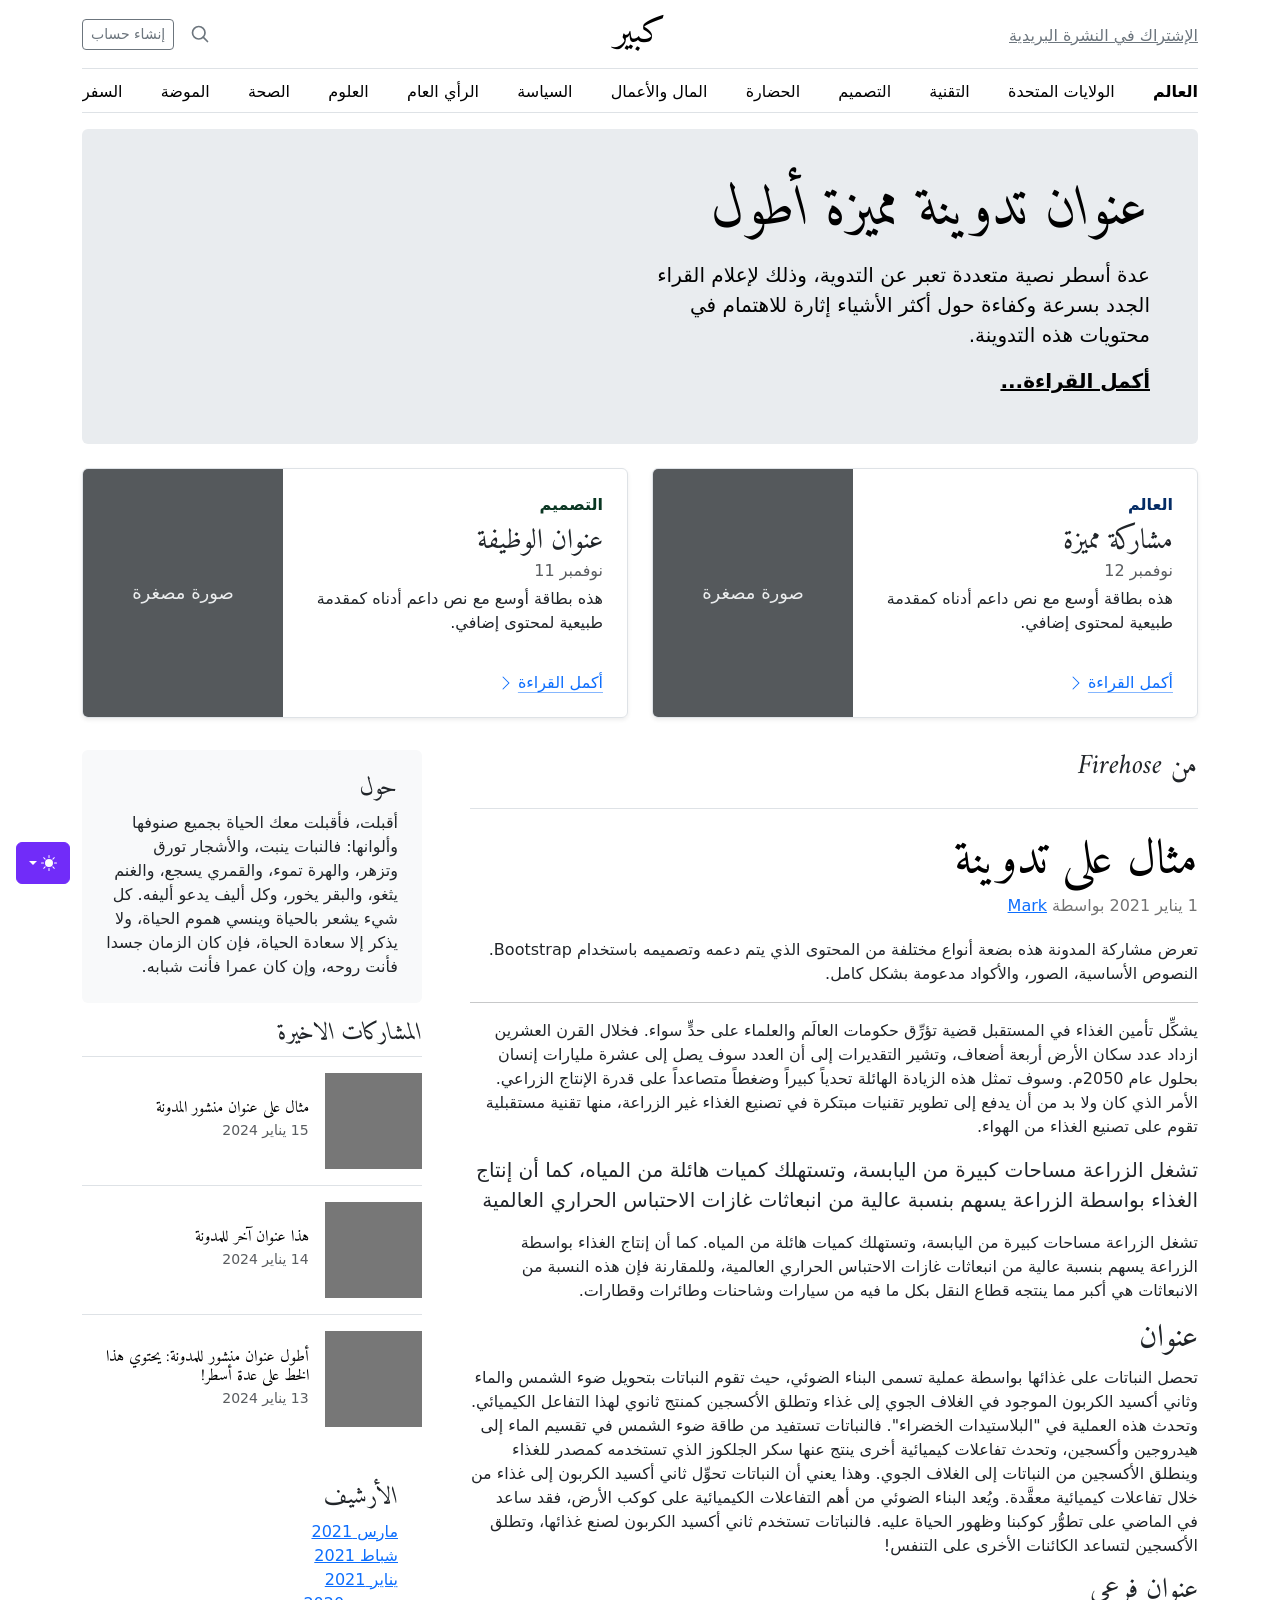
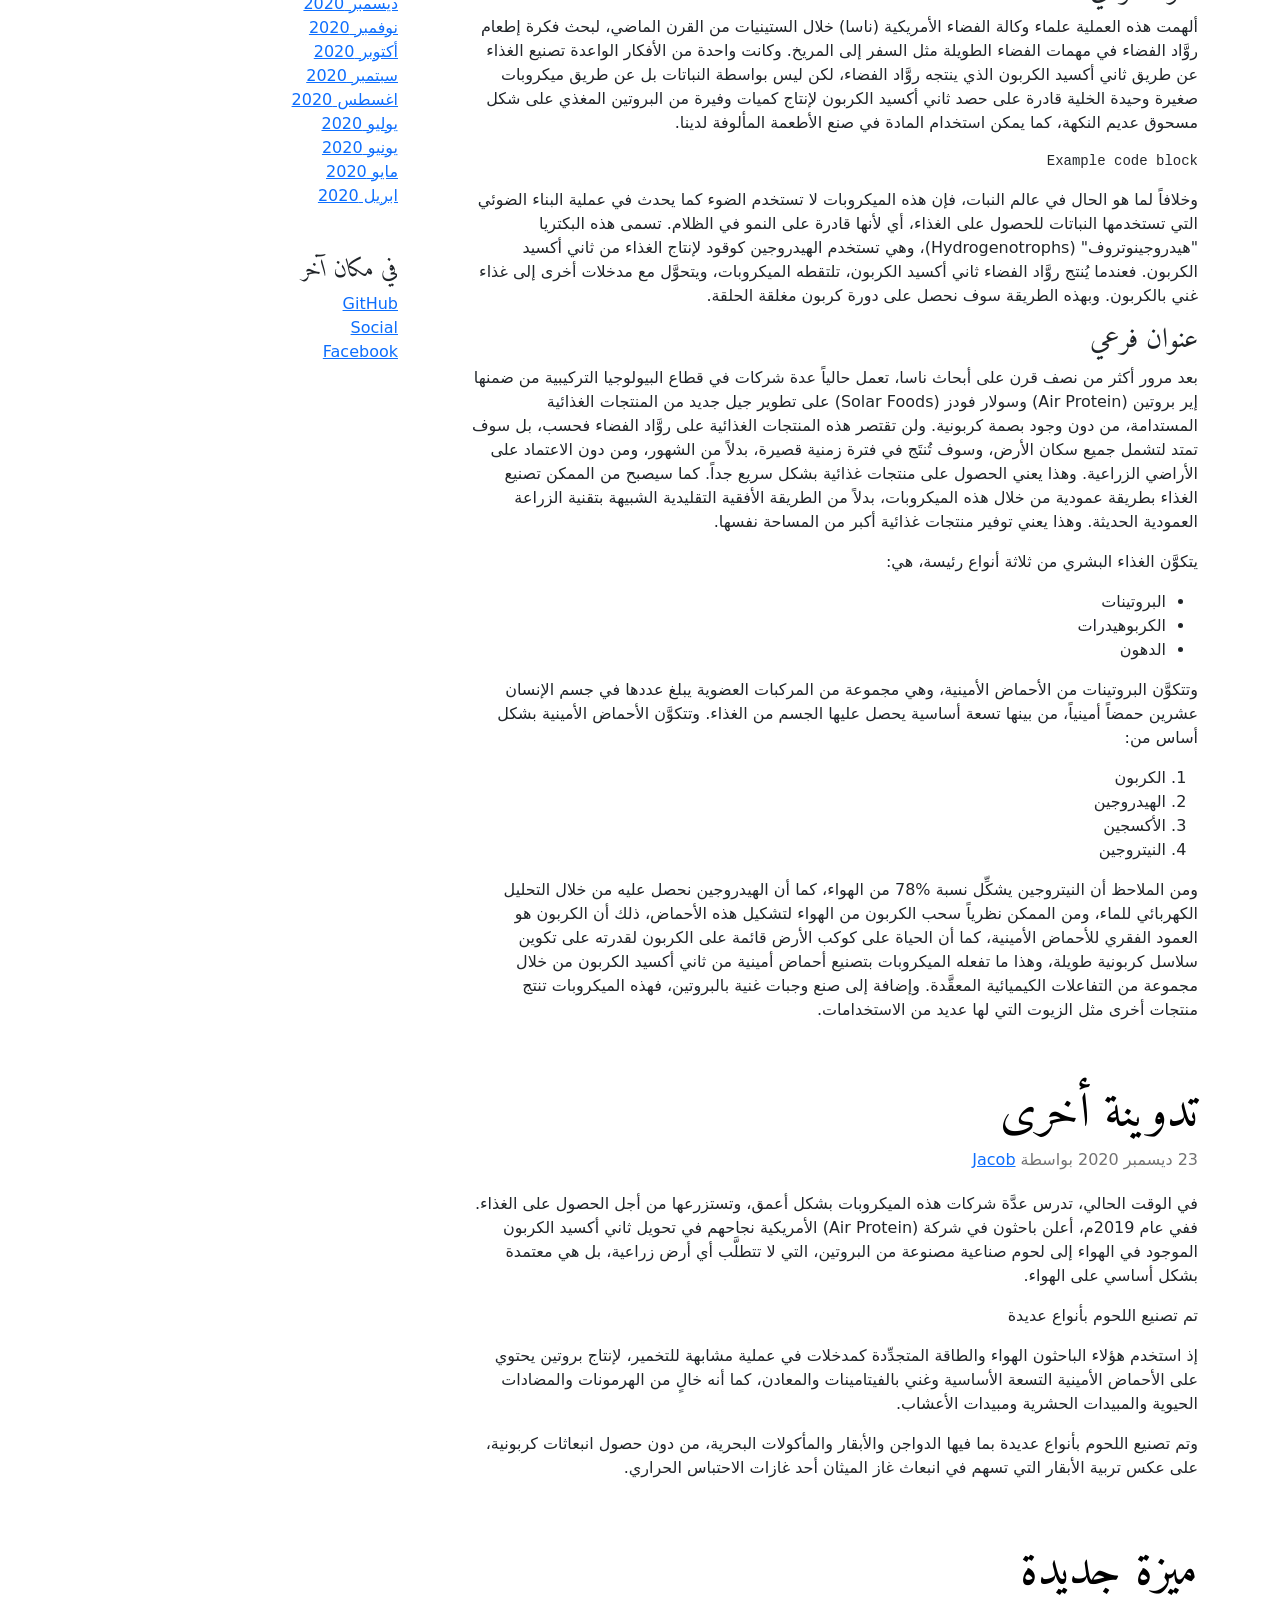
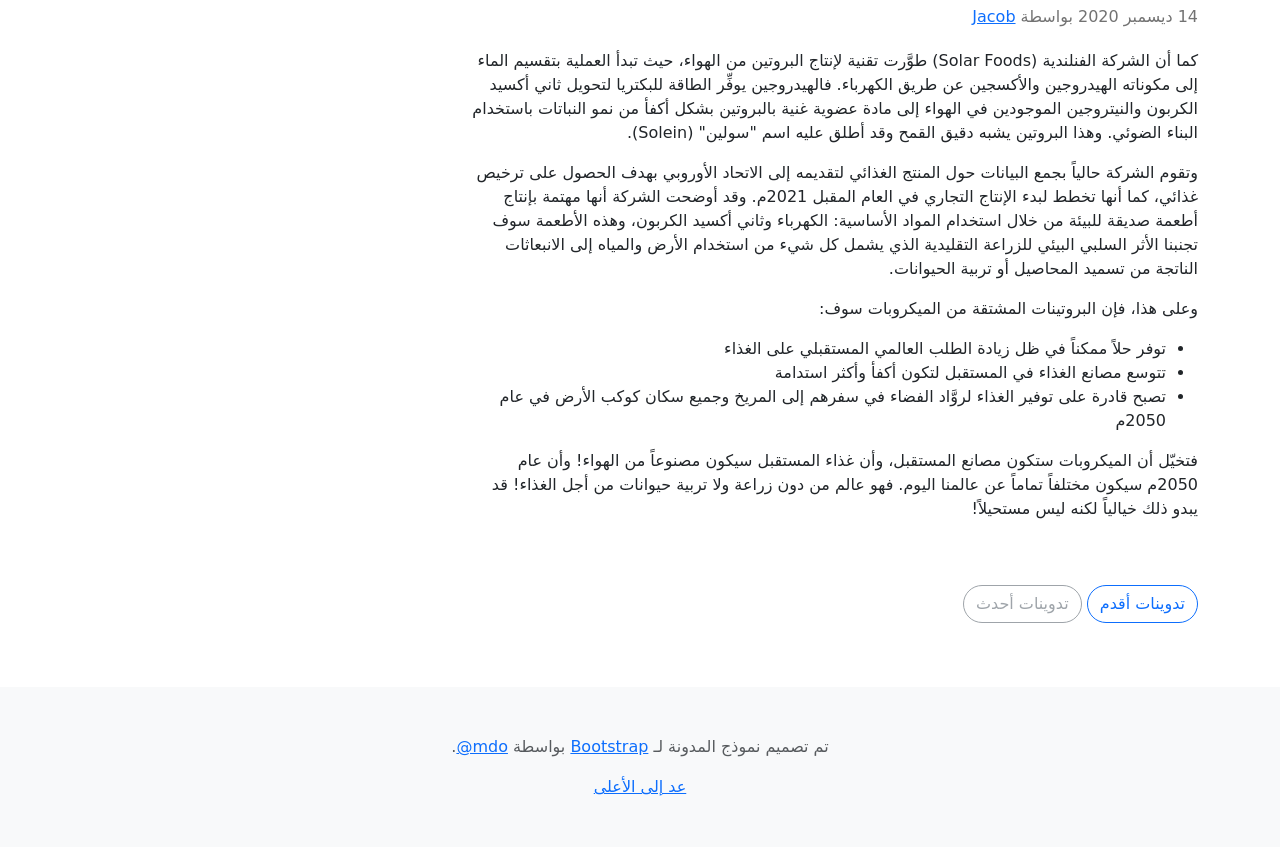
<file: site/bootstrap-5.3.8-examples/blog-rtl/index.html>
<!doctype html>
<html lang="ar" dir="rtl" data-bs-theme="auto">
  <head>
    <meta charset="utf-8" />
    <meta name="viewport" content="width=device-width, initial-scale=1" />
    <meta name="description" content="" />
    <meta
      name="author"
      content="Mark Otto, Jacob Thornton, and Bootstrap contributors"
    />
    <meta name="generator" content="Astro v5.13.2" />
    <title>قالب المدونة · Bootstrap v5.3</title>
    <link
      rel="canonical"
      href="https://getbootstrap.com/docs/5.3/examples/blog-rtl/"
    />
    <script src="../assets/js/color-modes.js"></script>
    <link href="../assets/dist/css/bootstrap.rtl.min.css" rel="stylesheet" />
    <meta name="theme-color" content="#712cf9" />
    <link
      href="https://fonts.googleapis.com/css?family=Amiri:wght@400;700&display=swap"
      rel="stylesheet"
    />
    <link href="../blog/blog.rtl.css" rel="stylesheet" />
    <style>
      .bd-placeholder-img {
        font-size: 1.125rem;
        text-anchor: middle;
        -webkit-user-select: none;
        -moz-user-select: none;
        user-select: none;
      }
      @media (min-width: 768px) {
        .bd-placeholder-img-lg {
          font-size: 3.5rem;
        }
      }
      .b-example-divider {
        width: 100%;
        height: 3rem;
        background-color: #0000001a;
        border: solid rgba(0, 0, 0, 0.15);
        border-width: 1px 0;
        box-shadow:
          inset 0 0.5em 1.5em #0000001a,
          inset 0 0.125em 0.5em #00000026;
      }
      .b-example-vr {
        flex-shrink: 0;
        width: 1.5rem;
        height: 100vh;
      }
      .bi {
        vertical-align: -0.125em;
        fill: currentColor;
      }
      .nav-scroller {
        position: relative;
        z-index: 2;
        height: 2.75rem;
        overflow-y: hidden;
      }
      .nav-scroller .nav {
        display: flex;
        flex-wrap: nowrap;
        padding-bottom: 1rem;
        margin-top: -1px;
        overflow-x: auto;
        text-align: center;
        white-space: nowrap;
        -webkit-overflow-scrolling: touch;
      }
      .btn-bd-primary {
        --bd-violet-bg: #712cf9;
        --bd-violet-rgb: 112.520718, 44.062154, 249.437846;
        --bs-btn-font-weight: 600;
        --bs-btn-color: var(--bs-white);
        --bs-btn-bg: var(--bd-violet-bg);
        --bs-btn-border-color: var(--bd-violet-bg);
        --bs-btn-hover-color: var(--bs-white);
        --bs-btn-hover-bg: #6528e0;
        --bs-btn-hover-border-color: #6528e0;
        --bs-btn-focus-shadow-rgb: var(--bd-violet-rgb);
        --bs-btn-active-color: var(--bs-btn-hover-color);
        --bs-btn-active-bg: #5a23c8;
        --bs-btn-active-border-color: #5a23c8;
      }
      .bd-mode-toggle {
        z-index: 1500;
      }
      .bd-mode-toggle .bi {
        width: 1em;
        height: 1em;
      }
      .bd-mode-toggle .dropdown-menu .active .bi {
        display: block !important;
      }
    </style>
  </head>
  <body>
    <svg xmlns="http://www.w3.org/2000/svg" class="d-none">
      <symbol id="check2" viewBox="0 0 16 16">
        <path
          d="M13.854 3.646a.5.5 0 0 1 0 .708l-7 7a.5.5 0 0 1-.708 0l-3.5-3.5a.5.5 0 1 1 .708-.708L6.5 10.293l6.646-6.647a.5.5 0 0 1 .708 0z"
        ></path>
      </symbol>
      <symbol id="circle-half" viewBox="0 0 16 16">
        <path
          d="M8 15A7 7 0 1 0 8 1v14zm0 1A8 8 0 1 1 8 0a8 8 0 0 1 0 16z"
        ></path>
      </symbol>
      <symbol id="moon-stars-fill" viewBox="0 0 16 16">
        <path
          d="M6 .278a.768.768 0 0 1 .08.858 7.208 7.208 0 0 0-.878 3.46c0 4.021 3.278 7.277 7.318 7.277.527 0 1.04-.055 1.533-.16a.787.787 0 0 1 .81.316.733.733 0 0 1-.031.893A8.349 8.349 0 0 1 8.344 16C3.734 16 0 12.286 0 7.71 0 4.266 2.114 1.312 5.124.06A.752.752 0 0 1 6 .278z"
        ></path>
        <path
          d="M10.794 3.148a.217.217 0 0 1 .412 0l.387 1.162c.173.518.579.924 1.097 1.097l1.162.387a.217.217 0 0 1 0 .412l-1.162.387a1.734 1.734 0 0 0-1.097 1.097l-.387 1.162a.217.217 0 0 1-.412 0l-.387-1.162A1.734 1.734 0 0 0 9.31 6.593l-1.162-.387a.217.217 0 0 1 0-.412l1.162-.387a1.734 1.734 0 0 0 1.097-1.097l.387-1.162zM13.863.099a.145.145 0 0 1 .274 0l.258.774c.115.346.386.617.732.732l.774.258a.145.145 0 0 1 0 .274l-.774.258a1.156 1.156 0 0 0-.732.732l-.258.774a.145.145 0 0 1-.274 0l-.258-.774a1.156 1.156 0 0 0-.732-.732l-.774-.258a.145.145 0 0 1 0-.274l.774-.258c.346-.115.617-.386.732-.732L13.863.1z"
        ></path>
      </symbol>
      <symbol id="sun-fill" viewBox="0 0 16 16">
        <path
          d="M8 12a4 4 0 1 0 0-8 4 4 0 0 0 0 8zM8 0a.5.5 0 0 1 .5.5v2a.5.5 0 0 1-1 0v-2A.5.5 0 0 1 8 0zm0 13a.5.5 0 0 1 .5.5v2a.5.5 0 0 1-1 0v-2A.5.5 0 0 1 8 13zm8-5a.5.5 0 0 1-.5.5h-2a.5.5 0 0 1 0-1h2a.5.5 0 0 1 .5.5zM3 8a.5.5 0 0 1-.5.5h-2a.5.5 0 0 1 0-1h2A.5.5 0 0 1 3 8zm10.657-5.657a.5.5 0 0 1 0 .707l-1.414 1.415a.5.5 0 1 1-.707-.708l1.414-1.414a.5.5 0 0 1 .707 0zm-9.193 9.193a.5.5 0 0 1 0 .707L3.05 13.657a.5.5 0 0 1-.707-.707l1.414-1.414a.5.5 0 0 1 .707 0zm9.193 2.121a.5.5 0 0 1-.707 0l-1.414-1.414a.5.5 0 0 1 .707-.707l1.414 1.414a.5.5 0 0 1 0 .707zM4.464 4.465a.5.5 0 0 1-.707 0L2.343 3.05a.5.5 0 1 1 .707-.707l1.414 1.414a.5.5 0 0 1 0 .708z"
        ></path>
      </symbol>
    </svg>
    <div
      class="dropdown position-fixed bottom-0 end-0 mb-3 me-3 bd-mode-toggle"
    >
      <button
        class="btn btn-bd-primary py-2 dropdown-toggle d-flex align-items-center"
        id="bd-theme"
        type="button"
        aria-expanded="false"
        data-bs-toggle="dropdown"
        aria-label="Toggle theme (auto)"
      >
        <svg class="bi my-1 theme-icon-active" aria-hidden="true">
          <use href="#circle-half"></use>
        </svg>
        <span class="visually-hidden" id="bd-theme-text">Toggle theme</span>
      </button>
      <ul
        class="dropdown-menu dropdown-menu-end shadow"
        aria-labelledby="bd-theme-text"
      >
        <li>
          <button
            type="button"
            class="dropdown-item d-flex align-items-center"
            data-bs-theme-value="light"
            aria-pressed="false"
          >
            <svg class="bi me-2 opacity-50" aria-hidden="true">
              <use href="#sun-fill"></use>
            </svg>
            Light
            <svg class="bi ms-auto d-none" aria-hidden="true">
              <use href="#check2"></use>
            </svg>
          </button>
        </li>
        <li>
          <button
            type="button"
            class="dropdown-item d-flex align-items-center"
            data-bs-theme-value="dark"
            aria-pressed="false"
          >
            <svg class="bi me-2 opacity-50" aria-hidden="true">
              <use href="#moon-stars-fill"></use>
            </svg>
            Dark
            <svg class="bi ms-auto d-none" aria-hidden="true">
              <use href="#check2"></use>
            </svg>
          </button>
        </li>
        <li>
          <button
            type="button"
            class="dropdown-item d-flex align-items-center active"
            data-bs-theme-value="auto"
            aria-pressed="true"
          >
            <svg class="bi me-2 opacity-50" aria-hidden="true">
              <use href="#circle-half"></use>
            </svg>
            Auto
            <svg class="bi ms-auto d-none" aria-hidden="true">
              <use href="#check2"></use>
            </svg>
          </button>
        </li>
      </ul>
    </div>
    <svg xmlns="http://www.w3.org/2000/svg" class="d-none">
      <symbol
        id="aperture"
        fill="none"
        stroke="currentColor"
        stroke-linecap="round"
        stroke-linejoin="round"
        stroke-width="2"
        viewBox="0 0 24 24"
      >
        <circle cx="12" cy="12" r="10"></circle>
        <path
          d="M14.31 8l5.74 9.94M9.69 8h11.48M7.38 12l5.74-9.94M9.69 16L3.95 6.06M14.31 16H2.83m13.79-4l-5.74 9.94"
        ></path>
      </symbol>
      <symbol id="cart" viewBox="0 0 16 16">
        <path
          d="M0 1.5A.5.5 0 0 1 .5 1H2a.5.5 0 0 1 .485.379L2.89 3H14.5a.5.5 0 0 1 .49.598l-1 5a.5.5 0 0 1-.465.401l-9.397.472L4.415 11H13a.5.5 0 0 1 0 1H4a.5.5 0 0 1-.491-.408L2.01 3.607 1.61 2H.5a.5.5 0 0 1-.5-.5zM3.102 4l.84 4.479 9.144-.459L13.89 4H3.102zM5 12a2 2 0 1 0 0 4 2 2 0 0 0 0-4zm7 0a2 2 0 1 0 0 4 2 2 0 0 0 0-4zm-7 1a1 1 0 1 1 0 2 1 1 0 0 1 0-2zm7 0a1 1 0 1 1 0 2 1 1 0 0 1 0-2z"
        ></path>
      </symbol>
      <symbol id="chevron-right" viewBox="0 0 16 16">
        <path
          fill-rule="evenodd"
          d="M4.646 1.646a.5.5 0 0 1 .708 0l6 6a.5.5 0 0 1 0 .708l-6 6a.5.5 0 0 1-.708-.708L10.293 8 4.646 2.354a.5.5 0 0 1 0-.708z"
        ></path>
      </symbol>
    </svg>
    <div class="container">
      <header class="border-bottom lh-1 py-3">
        <div class="row flex-nowrap justify-content-between align-items-center">
          <div class="col-4 pt-1">
            <a class="link-secondary" href="#">الإشتراك في النشرة البريدية</a>
          </div>
          <div class="col-4 text-center">
            <a
              class="blog-header-logo text-body-emphasis text-decoration-none"
              href="#"
              >كبير</a
            >
          </div>
          <div class="col-4 d-flex justify-content-end align-items-center">
            <a class="link-secondary" href="#" aria-label="بحث">
              <svg
                xmlns="http://www.w3.org/2000/svg"
                width="20"
                height="20"
                fill="none"
                stroke="currentColor"
                stroke-linecap="round"
                stroke-linejoin="round"
                stroke-width="2"
                class="mx-3"
                role="img"
                viewBox="0 0 24 24"
              >
                <title>بحث</title>
                <circle cx="10.5" cy="10.5" r="7.5"></circle>
                <path d="M21 21l-5.2-5.2"></path>
              </svg>
            </a>
            <a class="btn btn-sm btn-outline-secondary" href="#">إنشاء حساب</a>
          </div>
        </div>
      </header>
      <div class="nav-scroller py-1 mb-3 border-bottom">
        <nav class="nav nav-underline justify-content-between">
          <a class="nav-item nav-link link-body-emphasis active" href="#"
            >العالم</a
          >
          <a class="nav-item nav-link link-body-emphasis" href="#"
            >الولايات المتحدة</a
          >
          <a class="nav-item nav-link link-body-emphasis" href="#">التقنية</a>
          <a class="nav-item nav-link link-body-emphasis" href="#">التصميم</a>
          <a class="nav-item nav-link link-body-emphasis" href="#">الحضارة</a>
          <a class="nav-item nav-link link-body-emphasis" href="#"
            >المال والأعمال</a
          >
          <a class="nav-item nav-link link-body-emphasis" href="#">السياسة</a>
          <a class="nav-item nav-link link-body-emphasis" href="#"
            >الرأي العام</a
          >
          <a class="nav-item nav-link link-body-emphasis" href="#">العلوم</a>
          <a class="nav-item nav-link link-body-emphasis" href="#">الصحة</a>
          <a class="nav-item nav-link link-body-emphasis" href="#">الموضة</a>
          <a class="nav-item nav-link link-body-emphasis" href="#">السفر</a>
        </nav>
      </div>
    </div>
    <main class="container">
      <div class="p-4 p-md-5 mb-4 rounded text-body-emphasis bg-body-secondary">
        <div class="col-lg-6 px-0">
          <h1 class="display-4 fst-italic">عنوان تدوينة مميزة أطول</h1>
          <p class="lead my-3">
            عدة أسطر نصية متعددة تعبر عن التدوية، وذلك لإعلام القراء الجدد بسرعة
            وكفاءة حول أكثر الأشياء إثارة للاهتمام في محتويات هذه التدوينة.
          </p>
          <p class="lead mb-0">
            <a href="#" class="text-body-emphasis fw-bold">أكمل القراءة...</a>
          </p>
        </div>
      </div>
      <div class="row mb-2">
        <div class="col-md-6">
          <div
            class="row g-0 border rounded overflow-hidden flex-md-row mb-4 shadow-sm h-md-250 position-relative"
          >
            <div class="col p-4 d-flex flex-column position-static">
              <strong class="d-inline-block mb-2 text-primary-emphasis"
                >العالم</strong
              >
              <h3 class="mb-0">مشاركة مميزة</h3>
              <div class="mb-1 text-body-secondary">نوفمبر 12</div>
              <p class="card-text mb-auto">
                هذه بطاقة أوسع مع نص داعم أدناه كمقدمة طبيعية لمحتوى إضافي.
              </p>
              <a
                href="#"
                class="icon-link gap-1 icon-link-hover stretched-link"
              >
                أكمل القراءة
                <svg class="bi" aria-hidden="true">
                  <use xlink:href="#chevron-right"></use>
                </svg>
              </a>
            </div>
            <div class="col-auto d-none d-lg-block">
              <svg
                aria-label="Placeholder: صورة مصغرة"
                class="bd-placeholder-img"
                height="250"
                preserveAspectRatio="xMidYMid slice"
                role="img"
                width="200"
                xmlns="http://www.w3.org/2000/svg"
              >
                <title>Placeholder</title>
                <rect width="100%" height="100%" fill="#55595c"></rect>
                <text x="50%" y="50%" fill="#eceeef" dy=".3em">صورة مصغرة</text>
              </svg>
            </div>
          </div>
        </div>
        <div class="col-md-6">
          <div
            class="row g-0 border rounded overflow-hidden flex-md-row mb-4 shadow-sm h-md-250 position-relative"
          >
            <div class="col p-4 d-flex flex-column position-static">
              <strong class="d-inline-block mb-2 text-success-emphasis"
                >التصميم</strong
              >
              <h3 class="mb-0">عنوان الوظيفة</h3>
              <div class="mb-1 text-body-secondary">نوفمبر 11</div>
              <p class="mb-auto">
                هذه بطاقة أوسع مع نص داعم أدناه كمقدمة طبيعية لمحتوى إضافي.
              </p>
              <a
                href="#"
                class="icon-link gap-1 icon-link-hover stretched-link"
              >
                أكمل القراءة
                <svg class="bi" aria-hidden="true">
                  <use xlink:href="#chevron-right"></use>
                </svg>
              </a>
            </div>
            <div class="col-auto d-none d-lg-block">
              <svg
                aria-label="Placeholder: صورة مصغرة"
                class="bd-placeholder-img"
                height="250"
                preserveAspectRatio="xMidYMid slice"
                role="img"
                width="200"
                xmlns="http://www.w3.org/2000/svg"
              >
                <title>Placeholder</title>
                <rect width="100%" height="100%" fill="#55595c"></rect>
                <text x="50%" y="50%" fill="#eceeef" dy=".3em">صورة مصغرة</text>
              </svg>
            </div>
          </div>
        </div>
      </div>
      <div class="row g-5">
        <div class="col-md-8">
          <h3 class="pb-4 mb-4 fst-italic border-bottom">من Firehose</h3>
          <article class="blog-post">
            <h2 class="display-5 link-body-emphasis mb-1">مثال على تدوينة</h2>
            <p class="blog-post-meta">
              1 يناير 2021 بواسطة <a href="#"> Mark </a>
            </p>
            <p>
              تعرض مشاركة المدونة هذه بضعة أنواع مختلفة من المحتوى الذي يتم دعمه
              وتصميمه باستخدام Bootstrap. النصوص الأساسية، الصور، والأكواد
              مدعومة بشكل كامل.
            </p>
            <hr />
            <p>
              يشكِّل تأمين الغذاء في المستقبل قضية تؤرِّق حكومات العالَم
              والعلماء على حدٍّ سواء. فخلال القرن العشرين ازداد عدد سكان الأرض
              أربعة أضعاف، وتشير التقديرات إلى أن العدد سوف يصل إلى عشرة مليارات
              إنسان بحلول عام 2050م. وسوف تمثل هذه الزيادة الهائلة تحدياً كبيراً
              وضغطاً متصاعداً على قدرة الإنتاج الزراعي. الأمر الذي كان ولا بد من
              أن يدفع إلى تطوير تقنيات مبتكرة في تصنيع الغذاء غير الزراعة، منها
              تقنية مستقبلية تقوم على تصنيع الغذاء من الهواء.
            </p>
            <blockquote class="blockquote">
              <p>
                تشغل الزراعة مساحات كبيرة من اليابسة، وتستهلك كميات هائلة من
                المياه، كما أن إنتاج الغذاء بواسطة الزراعة يسهم بنسبة عالية من
                انبعاثات غازات الاحتباس الحراري العالمية
              </p>
            </blockquote>
            <p>
              تشغل الزراعة مساحات كبيرة من اليابسة، وتستهلك كميات هائلة من
              المياه. كما أن إنتاج الغذاء بواسطة الزراعة يسهم بنسبة عالية من
              انبعاثات غازات الاحتباس الحراري العالمية، وللمقارنة فإن هذه النسبة
              من الانبعاثات هي أكبر مما ينتجه قطاع النقل بكل ما فيه من سيارات
              وشاحنات وطائرات وقطارات.
            </p>
            <h2>عنوان</h2>
            <p>
              تحصل النباتات على غذائها بواسطة عملية تسمى البناء الضوئي، حيث تقوم
              النباتات بتحويل ضوء الشمس والماء وثاني أكسيد الكربون الموجود في
              الغلاف الجوي إلى غذاء وتطلق الأكسجين كمنتج ثانوي لهذا التفاعل
              الكيميائي. وتحدث هذه العملية في "البلاستيدات الخضراء". فالنباتات
              تستفيد من طاقة ضوء الشمس في تقسيم الماء إلى هيدروجين وأكسجين،
              وتحدث تفاعلات كيميائية أخرى ينتج عنها سكر الجلكوز الذي تستخدمه
              كمصدر للغذاء وينطلق الأكسجين من النباتات إلى الغلاف الجوي. وهذا
              يعني أن النباتات تحوِّل ثاني أكسيد الكربون إلى غذاء من خلال
              تفاعلات كيميائية معقَّدة. ويُعد البناء الضوئي من أهم التفاعلات
              الكيميائية على كوكب الأرض، فقد ساعد في الماضي على تطوُّر كوكبنا
              وظهور الحياة عليه. فالنباتات تستخدم ثاني أكسيد الكربون لصنع
              غذائها، وتطلق الأكسجين لتساعد الكائنات الأخرى على التنفس!
            </p>
            <h3>عنوان فرعي</h3>
            <p>
              ألهمت هذه العملية علماء وكالة الفضاء الأمريكية (ناسا) خلال
              الستينيات من القرن الماضي، لبحث فكرة إطعام روَّاد الفضاء في مهمات
              الفضاء الطويلة مثل السفر إلى المريخ. وكانت واحدة من الأفكار
              الواعدة تصنيع الغذاء عن طريق ثاني أكسيد الكربون الذي ينتجه روَّاد
              الفضاء، لكن ليس بواسطة النباتات بل عن طريق ميكروبات صغيرة وحيدة
              الخلية قادرة على حصد ثاني أكسيد الكربون لإنتاج كميات وفيرة من
              البروتين المغذي على شكل مسحوق عديم النكهة، كما يمكن استخدام المادة
              في صنع الأطعمة المألوفة لدينا.
            </p>
            <pre><code>Example code block</code></pre>
            <p>
              وخلافاً لما هو الحال في عالم النبات، فإن هذه الميكروبات لا تستخدم
              الضوء كما يحدث في عملية البناء الضوئي التي تستخدمها النباتات
              للحصول على الغذاء، أي لأنها قادرة على النمو في الظلام. تسمى هذه
              البكتريا "هيدروجينوتروف" (Hydrogenotrophs)، وهي تستخدم الهيدروجين
              كوقود لإنتاج الغذاء من ثاني أكسيد الكربون. فعندما يُنتج روَّاد
              الفضاء ثاني أكسيد الكربون، تلتقطه الميكروبات، ويتحوَّل مع مدخلات
              أخرى إلى غذاء غني بالكربون. وبهذه الطريقة سوف نحصل على دورة كربون
              مغلقة الحلقة.
            </p>
            <h3>عنوان فرعي</h3>
            <p>
              بعد مرور أكثر من نصف قرن على أبحاث ناسا، تعمل حالياً عدة شركات في
              قطاع البيولوجيا التركيبية من ضمنها إير بروتين (Air Protein) وسولار
              فودز (Solar Foods) على تطوير جيل جديد من المنتجات الغذائية
              المستدامة، من دون وجود بصمة كربونية. ولن تقتصر هذه المنتجات
              الغذائية على روَّاد الفضاء فحسب، بل سوف تمتد لتشمل جميع سكان
              الأرض، وسوف تُنتَج في فترة زمنية قصيرة، بدلاً من الشهور، ومن دون
              الاعتماد على الأراضي الزراعية. وهذا يعني الحصول على منتجات غذائية
              بشكل سريع جداً. كما سيصبح من الممكن تصنيع الغذاء بطريقة عمودية من
              خلال هذه الميكروبات، بدلاً من الطريقة الأفقية التقليدية الشبيهة
              بتقنية الزراعة العمودية الحديثة. وهذا يعني توفير منتجات غذائية
              أكبر من المساحة نفسها.
            </p>
            <p>يتكوَّن الغذاء البشري من ثلاثة أنواع رئيسة، هي:</p>
            <ul>
              <li>البروتينات</li>
              <li>الكربوهيدرات</li>
              <li>الدهون</li>
            </ul>
            <p>
              وتتكوَّن البروتينات من الأحماض الأمينية، وهي مجموعة من المركبات
              العضوية يبلغ عددها في جسم الإنسان عشرين حمضاً أمينياً، من بينها
              تسعة أساسية يحصل عليها الجسم من الغذاء. وتتكوَّن الأحماض الأمينية
              بشكل أساس من:
            </p>
            <ol>
              <li>الكربون</li>
              <li>الهيدروجين</li>
              <li>الأكسجين</li>
              <li>النيتروجين</li>
            </ol>
            <p>
              ومن الملاحظ أن النيتروجين يشكِّل نسبة %78 من الهواء، كما أن
              الهيدروجين نحصل عليه من خلال التحليل الكهربائي للماء، ومن الممكن
              نظرياً سحب الكربون من الهواء لتشكيل هذه الأحماض، ذلك أن الكربون هو
              العمود الفقري للأحماض الأمينية، كما أن الحياة على كوكب الأرض قائمة
              على الكربون لقدرته على تكوين سلاسل كربونية طويلة، وهذا ما تفعله
              الميكروبات بتصنيع أحماض أمينية من ثاني أكسيد الكربون من خلال
              مجموعة من التفاعلات الكيميائية المعقَّدة. وإضافة إلى صنع وجبات
              غنية بالبروتين، فهذه الميكروبات تنتج منتجات أخرى مثل الزيوت التي
              لها عديد من الاستخدامات.
            </p>
          </article>
          <article class="blog-post">
            <h2 class="display-5 link-body-emphasis mb-1">تدوينة أخرى</h2>
            <p class="blog-post-meta">
              23 ديسمبر 2020 بواسطة <a href="#">Jacob</a>
            </p>
            <p>
              في الوقت الحالي، تدرس عدَّة شركات هذه الميكروبات بشكل أعمق،
              وتستزرعها من أجل الحصول على الغذاء. ففي عام 2019م، أعلن باحثون في
              شركة (Air Protein) الأمريكية نجاحهم في تحويل ثاني أكسيد الكربون
              الموجود في الهواء إلى لحوم صناعية مصنوعة من البروتين، التي لا
              تتطلَّب أي أرض زراعية، بل هي معتمدة بشكل أساسي على الهواء.
            </p>
            <blockquote><p>تم تصنيع اللحوم بأنواع عديدة</p></blockquote>
            <p>
              إذ استخدم هؤلاء الباحثون الهواء والطاقة المتجدِّدة كمدخلات في
              عملية مشابهة للتخمير، لإنتاج بروتين يحتوي على الأحماض الأمينية
              التسعة الأساسية وغني بالفيتامينات والمعادن، كما أنه خالٍ من
              الهرمونات والمضادات الحيوية والمبيدات الحشرية ومبيدات الأعشاب.
            </p>
            <p>
              وتم تصنيع اللحوم بأنواع عديدة بما فيها الدواجن والأبقار والمأكولات
              البحرية، من دون حصول انبعاثات كربونية، على عكس تربية الأبقار التي
              تسهم في انبعاث غاز الميثان أحد غازات الاحتباس الحراري.
            </p>
          </article>
          <article class="blog-post">
            <h2 class="display-5 link-body-emphasis mb-1">ميزة جديدة</h2>
            <p class="blog-post-meta">
              14 ديسمبر 2020 بواسطة <a href="#">Jacob</a>
            </p>
            <p>
              كما أن الشركة الفنلندية (Solar Foods) طوَّرت تقنية لإنتاج البروتين
              من الهواء، حيث تبدأ العملية بتقسيم الماء إلى مكوناته الهيدروجين
              والأكسجين عن طريق الكهرباء. فالهيدروجين يوفِّر الطاقة للبكتريا
              لتحويل ثاني أكسيد الكربون والنيتروجين الموجودين في الهواء إلى مادة
              عضوية غنية بالبروتين بشكل أكفأ من نمو النباتات باستخدام البناء
              الضوئي. وهذا البروتين يشبه دقيق القمح وقد أطلق عليه اسم "سولين"
              (Solein).
            </p>
            <p>
              وتقوم الشركة حالياً بجمع البيانات حول المنتج الغذائي لتقديمه إلى
              الاتحاد الأوروبي بهدف الحصول على ترخيص غذائي، كما أنها تخطط لبدء
              الإنتاج التجاري في العام المقبل 2021م. وقد أوضحت الشركة أنها مهتمة
              بإنتاج أطعمة صديقة للبيئة من خلال استخدام المواد الأساسية:
              الكهرباء وثاني أكسيد الكربون، وهذه الأطعمة سوف تجنبنا الأثر السلبي
              البيئي للزراعة التقليدية الذي يشمل كل شيء من استخدام الأرض والمياه
              إلى الانبعاثات الناتجة من تسميد المحاصيل أو تربية الحيوانات.
            </p>
            <p>وعلى هذا، فإن البروتينات المشتقة من الميكروبات سوف:</p>
            <ul>
              <li>
                توفر حلاً ممكناً في ظل زيادة الطلب العالمي المستقبلي على الغذاء
              </li>
              <li>تتوسع مصانع الغذاء في المستقبل لتكون أكفأ وأكثر استدامة</li>
              <li>
                تصبح قادرة على توفير الغذاء لروَّاد الفضاء في سفرهم إلى المريخ
                وجميع سكان كوكب الأرض في عام 2050م
              </li>
            </ul>
            <p>
              فتخيّل أن الميكروبات ستكون مصانع المستقبل، وأن غذاء المستقبل سيكون
              مصنوعاً من الهواء! وأن عام 2050م سيكون مختلفاً تماماً عن عالمنا
              اليوم. فهو عالم من دون زراعة ولا تربية حيوانات من أجل الغذاء! قد
              يبدو ذلك خيالياً لكنه ليس مستحيلاً!
            </p>
          </article>
          <nav class="blog-pagination" aria-label="Pagination">
            <a class="btn btn-outline-primary rounded-pill" href="#"
              >تدوينات أقدم</a
            >
            <a
              class="btn btn-outline-secondary rounded-pill disabled"
              aria-disabled="true"
              >تدوينات أحدث</a
            >
          </nav>
        </div>
        <div class="col-md-4">
          <div class="position-sticky" style="top: 2rem">
            <div class="p-4 mb-3 bg-body-tertiary rounded">
              <h4 class="fst-italic">حول</h4>
              <p class="mb-0">
                أقبلت، فأقبلت معك الحياة بجميع صنوفها وألوانها: فالنبات ينبت،
                والأشجار تورق وتزهر، والهرة تموء، والقمري يسجع، والغنم يثغو،
                والبقر يخور، وكل أليف يدعو أليفه. كل شيء يشعر بالحياة وينسي هموم
                الحياة، ولا يذكر إلا سعادة الحياة، فإن كان الزمان جسدا فأنت
                روحه، وإن كان عمرا فأنت شبابه.
              </p>
            </div>
            <div>
              <h4 class="fst-italic">المشاركات الاخيرة</h4>
              <ul class="list-unstyled">
                <li>
                  <a
                    class="d-flex flex-column flex-lg-row gap-3 align-items-start align-items-lg-center py-3 link-body-emphasis text-decoration-none border-top"
                    href="#"
                  >
                    <svg
                      aria-hidden="true"
                      class="bd-placeholder-img"
                      height="96"
                      preserveAspectRatio="xMidYMid slice"
                      width="100%"
                      xmlns="http://www.w3.org/2000/svg"
                    >
                      <rect width="100%" height="100%" fill="#777"></rect>
                    </svg>
                    <div class="col-lg-8">
                      <h6 class="mb-0">مثال على عنوان منشور المدونة</h6>
                      <small class="text-body-secondary">15 يناير 2024</small>
                    </div>
                  </a>
                </li>
                <li>
                  <a
                    class="d-flex flex-column flex-lg-row gap-3 align-items-start align-items-lg-center py-3 link-body-emphasis text-decoration-none border-top"
                    href="#"
                  >
                    <svg
                      aria-hidden="true"
                      class="bd-placeholder-img"
                      height="96"
                      preserveAspectRatio="xMidYMid slice"
                      width="100%"
                      xmlns="http://www.w3.org/2000/svg"
                    >
                      <rect width="100%" height="100%" fill="#777"></rect>
                    </svg>
                    <div class="col-lg-8">
                      <h6 class="mb-0">هذا عنوان آخر للمدونة</h6>
                      <small class="text-body-secondary">14 يناير 2024</small>
                    </div>
                  </a>
                </li>
                <li>
                  <a
                    class="d-flex flex-column flex-lg-row gap-3 align-items-start align-items-lg-center py-3 link-body-emphasis text-decoration-none border-top"
                    href="#"
                  >
                    <svg
                      aria-hidden="true"
                      class="bd-placeholder-img"
                      height="96"
                      preserveAspectRatio="xMidYMid slice"
                      width="100%"
                      xmlns="http://www.w3.org/2000/svg"
                    >
                      <rect width="100%" height="100%" fill="#777"></rect>
                    </svg>
                    <div class="col-lg-8">
                      <h6 class="mb-0">
                        أطول عنوان منشور للمدونة: يحتوي هذا الخط على عدة أسطر!
                      </h6>
                      <small class="text-body-secondary">13 يناير 2024</small>
                    </div>
                  </a>
                </li>
              </ul>
            </div>
            <div class="p-4">
              <h4 class="fst-italic">الأرشيف</h4>
              <ol class="list-unstyled mb-0">
                <li><a href="#">مارس 2021</a></li>
                <li><a href="#">شباط 2021</a></li>
                <li><a href="#">يناير 2021</a></li>
                <li><a href="#">ديسمبر 2020</a></li>
                <li><a href="#">نوفمبر 2020</a></li>
                <li><a href="#">أكتوبر 2020</a></li>
                <li><a href="#">سبتمبر 2020</a></li>
                <li><a href="#">اغسطس 2020</a></li>
                <li><a href="#">يوليو 2020</a></li>
                <li><a href="#">يونيو 2020</a></li>
                <li><a href="#">مايو 2020</a></li>
                <li><a href="#">ابريل 2020</a></li>
              </ol>
            </div>
            <div class="p-4">
              <h4 class="fst-italic">في مكان آخر</h4>
              <ol class="list-unstyled">
                <li><a href="#">GitHub</a></li>
                <li><a href="#">Social</a></li>
                <li><a href="#">Facebook</a></li>
              </ol>
            </div>
          </div>
        </div>
      </div>
    </main>
    <footer class="py-5 text-center text-body-secondary bg-body-tertiary">
      <p>
        تم تصميم نموذج المدونة لـ
        <a href="https://getbootstrap.com/">Bootstrap</a> بواسطة
        <a href="https://x.com/mdo"><bdi lang="en" dir="ltr">@mdo</bdi></a
        >.
      </p>
      <p class="mb-0"><a href="#">عد إلى الأعلى</a></p>
    </footer>
    <script
      src="../assets/dist/js/bootstrap.bundle.min.js"
      class="astro-vvvwv3sm"
    ></script>
  </body>
</html>
</file>
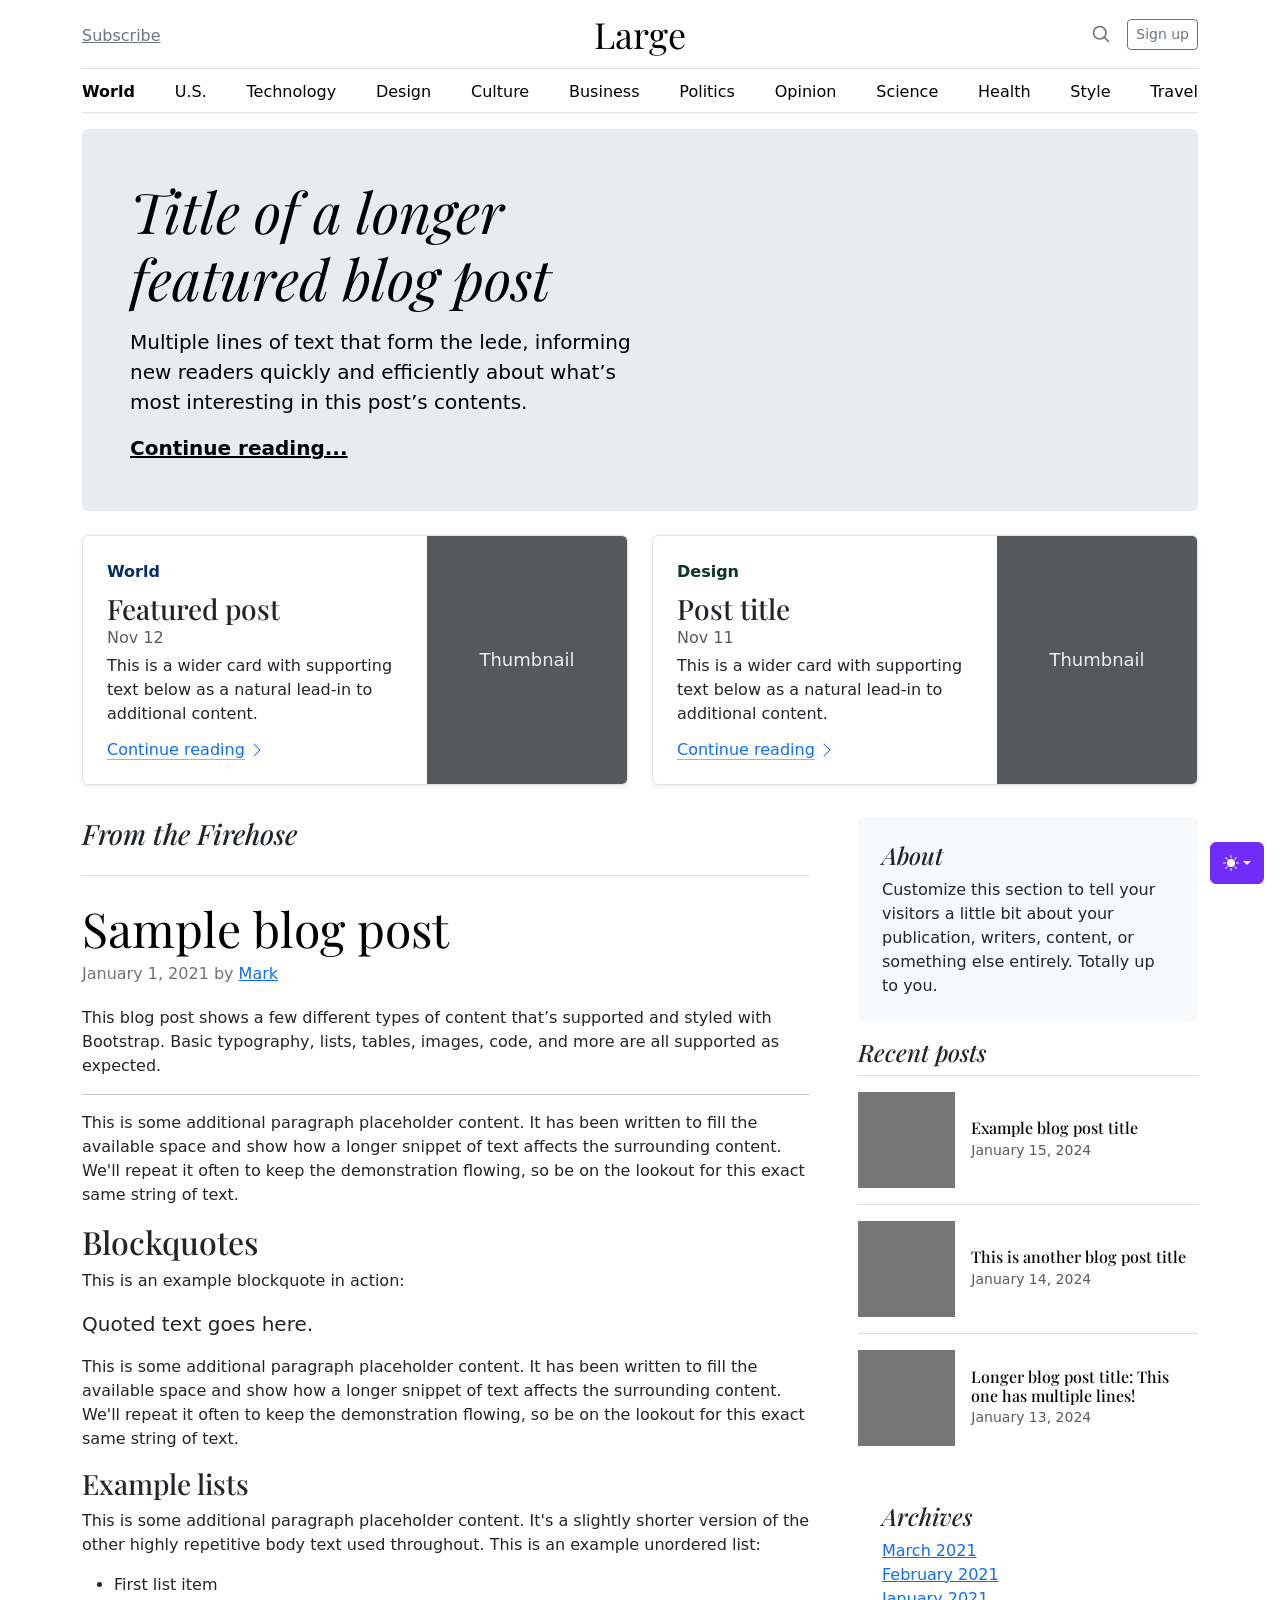
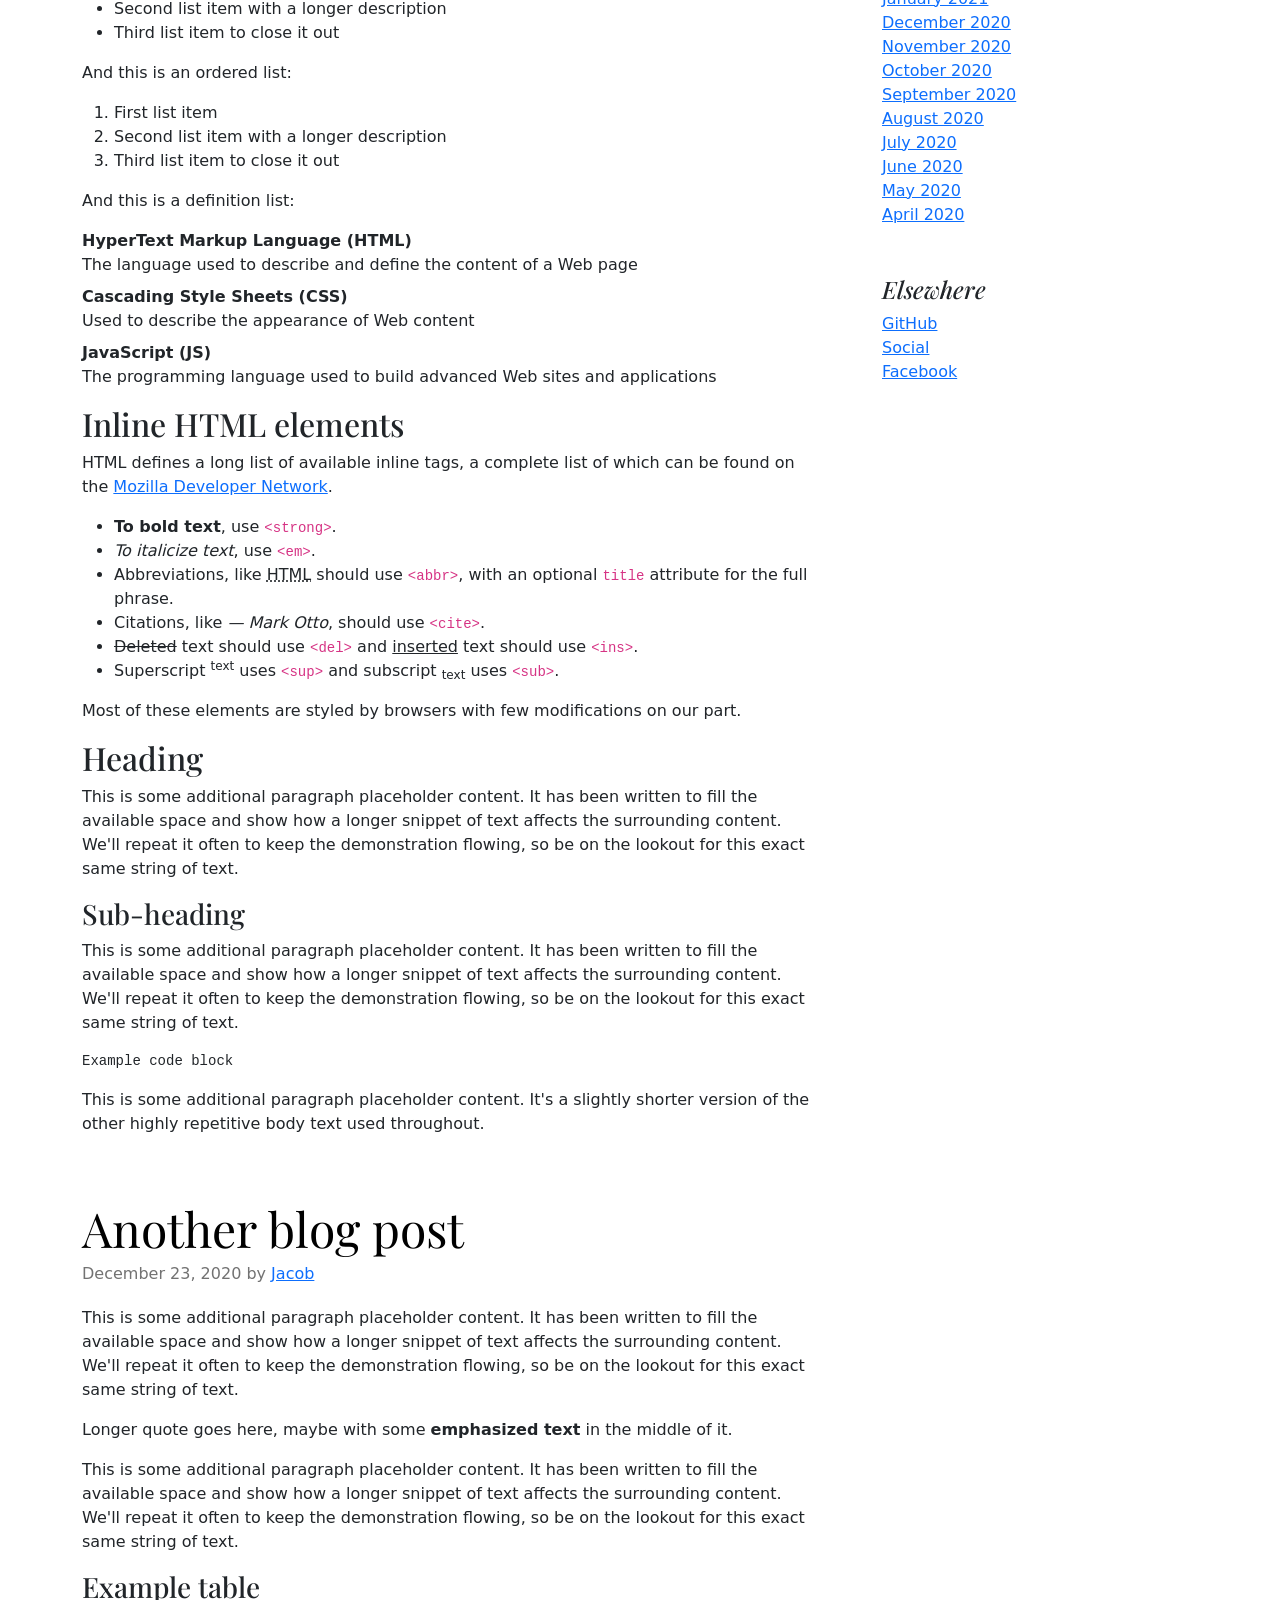
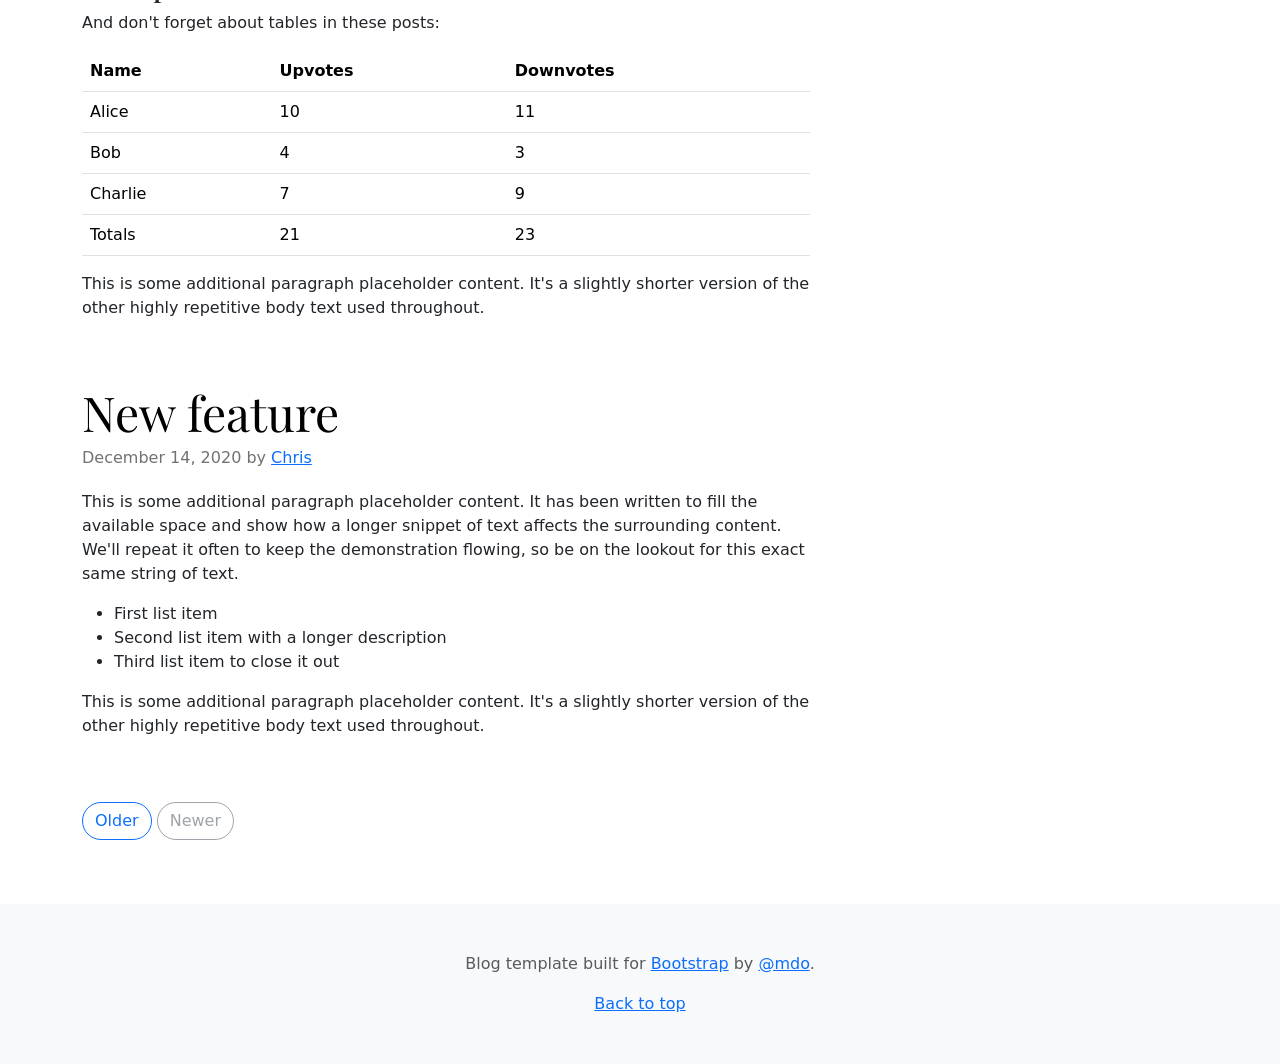
<file: site/bootstrap-5.3.8-examples/blog/index.html>
<!doctype html>
<html lang="en" data-bs-theme="auto">
  <head>
    <meta charset="utf-8" />
    <meta name="viewport" content="width=device-width, initial-scale=1" />
    <meta name="description" content="" />
    <meta
      name="author"
      content="Mark Otto, Jacob Thornton, and Bootstrap contributors"
    />
    <meta name="generator" content="Astro v5.13.2" />
    <title>Blog Template · Bootstrap v5.3</title>
    <link
      rel="canonical"
      href="https://getbootstrap.com/docs/5.3/examples/blog/"
    />
    <script src="../assets/js/color-modes.js"></script>
    <link href="../assets/dist/css/bootstrap.min.css" rel="stylesheet" />
    <meta name="theme-color" content="#712cf9" />
    <link
      href="https://fonts.googleapis.com/css?family=Playfair+Display:700,900&display=swap"
      rel="stylesheet"
    />
    <link href="blog.css" rel="stylesheet" />
    <style>
      .bd-placeholder-img {
        font-size: 1.125rem;
        text-anchor: middle;
        -webkit-user-select: none;
        -moz-user-select: none;
        user-select: none;
      }
      @media (min-width: 768px) {
        .bd-placeholder-img-lg {
          font-size: 3.5rem;
        }
      }
      .b-example-divider {
        width: 100%;
        height: 3rem;
        background-color: #0000001a;
        border: solid rgba(0, 0, 0, 0.15);
        border-width: 1px 0;
        box-shadow:
          inset 0 0.5em 1.5em #0000001a,
          inset 0 0.125em 0.5em #00000026;
      }
      .b-example-vr {
        flex-shrink: 0;
        width: 1.5rem;
        height: 100vh;
      }
      .bi {
        vertical-align: -0.125em;
        fill: currentColor;
      }
      .nav-scroller {
        position: relative;
        z-index: 2;
        height: 2.75rem;
        overflow-y: hidden;
      }
      .nav-scroller .nav {
        display: flex;
        flex-wrap: nowrap;
        padding-bottom: 1rem;
        margin-top: -1px;
        overflow-x: auto;
        text-align: center;
        white-space: nowrap;
        -webkit-overflow-scrolling: touch;
      }
      .btn-bd-primary {
        --bd-violet-bg: #712cf9;
        --bd-violet-rgb: 112.520718, 44.062154, 249.437846;
        --bs-btn-font-weight: 600;
        --bs-btn-color: var(--bs-white);
        --bs-btn-bg: var(--bd-violet-bg);
        --bs-btn-border-color: var(--bd-violet-bg);
        --bs-btn-hover-color: var(--bs-white);
        --bs-btn-hover-bg: #6528e0;
        --bs-btn-hover-border-color: #6528e0;
        --bs-btn-focus-shadow-rgb: var(--bd-violet-rgb);
        --bs-btn-active-color: var(--bs-btn-hover-color);
        --bs-btn-active-bg: #5a23c8;
        --bs-btn-active-border-color: #5a23c8;
      }
      .bd-mode-toggle {
        z-index: 1500;
      }
      .bd-mode-toggle .bi {
        width: 1em;
        height: 1em;
      }
      .bd-mode-toggle .dropdown-menu .active .bi {
        display: block !important;
      }
    </style>
  </head>
  <body>
    <svg xmlns="http://www.w3.org/2000/svg" class="d-none">
      <symbol id="check2" viewBox="0 0 16 16">
        <path
          d="M13.854 3.646a.5.5 0 0 1 0 .708l-7 7a.5.5 0 0 1-.708 0l-3.5-3.5a.5.5 0 1 1 .708-.708L6.5 10.293l6.646-6.647a.5.5 0 0 1 .708 0z"
        ></path>
      </symbol>
      <symbol id="circle-half" viewBox="0 0 16 16">
        <path
          d="M8 15A7 7 0 1 0 8 1v14zm0 1A8 8 0 1 1 8 0a8 8 0 0 1 0 16z"
        ></path>
      </symbol>
      <symbol id="moon-stars-fill" viewBox="0 0 16 16">
        <path
          d="M6 .278a.768.768 0 0 1 .08.858 7.208 7.208 0 0 0-.878 3.46c0 4.021 3.278 7.277 7.318 7.277.527 0 1.04-.055 1.533-.16a.787.787 0 0 1 .81.316.733.733 0 0 1-.031.893A8.349 8.349 0 0 1 8.344 16C3.734 16 0 12.286 0 7.71 0 4.266 2.114 1.312 5.124.06A.752.752 0 0 1 6 .278z"
        ></path>
        <path
          d="M10.794 3.148a.217.217 0 0 1 .412 0l.387 1.162c.173.518.579.924 1.097 1.097l1.162.387a.217.217 0 0 1 0 .412l-1.162.387a1.734 1.734 0 0 0-1.097 1.097l-.387 1.162a.217.217 0 0 1-.412 0l-.387-1.162A1.734 1.734 0 0 0 9.31 6.593l-1.162-.387a.217.217 0 0 1 0-.412l1.162-.387a1.734 1.734 0 0 0 1.097-1.097l.387-1.162zM13.863.099a.145.145 0 0 1 .274 0l.258.774c.115.346.386.617.732.732l.774.258a.145.145 0 0 1 0 .274l-.774.258a1.156 1.156 0 0 0-.732.732l-.258.774a.145.145 0 0 1-.274 0l-.258-.774a1.156 1.156 0 0 0-.732-.732l-.774-.258a.145.145 0 0 1 0-.274l.774-.258c.346-.115.617-.386.732-.732L13.863.1z"
        ></path>
      </symbol>
      <symbol id="sun-fill" viewBox="0 0 16 16">
        <path
          d="M8 12a4 4 0 1 0 0-8 4 4 0 0 0 0 8zM8 0a.5.5 0 0 1 .5.5v2a.5.5 0 0 1-1 0v-2A.5.5 0 0 1 8 0zm0 13a.5.5 0 0 1 .5.5v2a.5.5 0 0 1-1 0v-2A.5.5 0 0 1 8 13zm8-5a.5.5 0 0 1-.5.5h-2a.5.5 0 0 1 0-1h2a.5.5 0 0 1 .5.5zM3 8a.5.5 0 0 1-.5.5h-2a.5.5 0 0 1 0-1h2A.5.5 0 0 1 3 8zm10.657-5.657a.5.5 0 0 1 0 .707l-1.414 1.415a.5.5 0 1 1-.707-.708l1.414-1.414a.5.5 0 0 1 .707 0zm-9.193 9.193a.5.5 0 0 1 0 .707L3.05 13.657a.5.5 0 0 1-.707-.707l1.414-1.414a.5.5 0 0 1 .707 0zm9.193 2.121a.5.5 0 0 1-.707 0l-1.414-1.414a.5.5 0 0 1 .707-.707l1.414 1.414a.5.5 0 0 1 0 .707zM4.464 4.465a.5.5 0 0 1-.707 0L2.343 3.05a.5.5 0 1 1 .707-.707l1.414 1.414a.5.5 0 0 1 0 .708z"
        ></path>
      </symbol>
    </svg>
    <div
      class="dropdown position-fixed bottom-0 end-0 mb-3 me-3 bd-mode-toggle"
    >
      <button
        class="btn btn-bd-primary py-2 dropdown-toggle d-flex align-items-center"
        id="bd-theme"
        type="button"
        aria-expanded="false"
        data-bs-toggle="dropdown"
        aria-label="Toggle theme (auto)"
      >
        <svg class="bi my-1 theme-icon-active" aria-hidden="true">
          <use href="#circle-half"></use>
        </svg>
        <span class="visually-hidden" id="bd-theme-text">Toggle theme</span>
      </button>
      <ul
        class="dropdown-menu dropdown-menu-end shadow"
        aria-labelledby="bd-theme-text"
      >
        <li>
          <button
            type="button"
            class="dropdown-item d-flex align-items-center"
            data-bs-theme-value="light"
            aria-pressed="false"
          >
            <svg class="bi me-2 opacity-50" aria-hidden="true">
              <use href="#sun-fill"></use>
            </svg>
            Light
            <svg class="bi ms-auto d-none" aria-hidden="true">
              <use href="#check2"></use>
            </svg>
          </button>
        </li>
        <li>
          <button
            type="button"
            class="dropdown-item d-flex align-items-center"
            data-bs-theme-value="dark"
            aria-pressed="false"
          >
            <svg class="bi me-2 opacity-50" aria-hidden="true">
              <use href="#moon-stars-fill"></use>
            </svg>
            Dark
            <svg class="bi ms-auto d-none" aria-hidden="true">
              <use href="#check2"></use>
            </svg>
          </button>
        </li>
        <li>
          <button
            type="button"
            class="dropdown-item d-flex align-items-center active"
            data-bs-theme-value="auto"
            aria-pressed="true"
          >
            <svg class="bi me-2 opacity-50" aria-hidden="true">
              <use href="#circle-half"></use>
            </svg>
            Auto
            <svg class="bi ms-auto d-none" aria-hidden="true">
              <use href="#check2"></use>
            </svg>
          </button>
        </li>
      </ul>
    </div>
    <svg xmlns="http://www.w3.org/2000/svg" class="d-none">
      <symbol
        id="aperture"
        fill="none"
        stroke="currentColor"
        stroke-linecap="round"
        stroke-linejoin="round"
        stroke-width="2"
        viewBox="0 0 24 24"
      >
        <circle cx="12" cy="12" r="10"></circle>
        <path
          d="M14.31 8l5.74 9.94M9.69 8h11.48M7.38 12l5.74-9.94M9.69 16L3.95 6.06M14.31 16H2.83m13.79-4l-5.74 9.94"
        ></path>
      </symbol>
      <symbol id="cart" viewBox="0 0 16 16">
        <path
          d="M0 1.5A.5.5 0 0 1 .5 1H2a.5.5 0 0 1 .485.379L2.89 3H14.5a.5.5 0 0 1 .49.598l-1 5a.5.5 0 0 1-.465.401l-9.397.472L4.415 11H13a.5.5 0 0 1 0 1H4a.5.5 0 0 1-.491-.408L2.01 3.607 1.61 2H.5a.5.5 0 0 1-.5-.5zM3.102 4l.84 4.479 9.144-.459L13.89 4H3.102zM5 12a2 2 0 1 0 0 4 2 2 0 0 0 0-4zm7 0a2 2 0 1 0 0 4 2 2 0 0 0 0-4zm-7 1a1 1 0 1 1 0 2 1 1 0 0 1 0-2zm7 0a1 1 0 1 1 0 2 1 1 0 0 1 0-2z"
        ></path>
      </symbol>
      <symbol id="chevron-right" viewBox="0 0 16 16">
        <path
          fill-rule="evenodd"
          d="M4.646 1.646a.5.5 0 0 1 .708 0l6 6a.5.5 0 0 1 0 .708l-6 6a.5.5 0 0 1-.708-.708L10.293 8 4.646 2.354a.5.5 0 0 1 0-.708z"
        ></path>
      </symbol>
    </svg>
    <div class="container">
      <header class="border-bottom lh-1 py-3">
        <div class="row flex-nowrap justify-content-between align-items-center">
          <div class="col-4 pt-1">
            <a class="link-secondary" href="#">Subscribe</a>
          </div>
          <div class="col-4 text-center">
            <a
              class="blog-header-logo text-body-emphasis text-decoration-none"
              href="#"
              >Large</a
            >
          </div>
          <div class="col-4 d-flex justify-content-end align-items-center">
            <a class="link-secondary" href="#" aria-label="Search">
              <svg
                xmlns="http://www.w3.org/2000/svg"
                width="20"
                height="20"
                fill="none"
                stroke="currentColor"
                stroke-linecap="round"
                stroke-linejoin="round"
                stroke-width="2"
                class="mx-3"
                role="img"
                viewBox="0 0 24 24"
              >
                <title>Search</title>
                <circle cx="10.5" cy="10.5" r="7.5"></circle>
                <path d="M21 21l-5.2-5.2"></path>
              </svg>
            </a>
            <a class="btn btn-sm btn-outline-secondary" href="#">Sign up</a>
          </div>
        </div>
      </header>
      <div class="nav-scroller py-1 mb-3 border-bottom">
        <nav class="nav nav-underline justify-content-between">
          <a class="nav-item nav-link link-body-emphasis active" href="#"
            >World</a
          >
          <a class="nav-item nav-link link-body-emphasis" href="#">U.S.</a>
          <a class="nav-item nav-link link-body-emphasis" href="#"
            >Technology</a
          >
          <a class="nav-item nav-link link-body-emphasis" href="#">Design</a>
          <a class="nav-item nav-link link-body-emphasis" href="#">Culture</a>
          <a class="nav-item nav-link link-body-emphasis" href="#">Business</a>
          <a class="nav-item nav-link link-body-emphasis" href="#">Politics</a>
          <a class="nav-item nav-link link-body-emphasis" href="#">Opinion</a>
          <a class="nav-item nav-link link-body-emphasis" href="#">Science</a>
          <a class="nav-item nav-link link-body-emphasis" href="#">Health</a>
          <a class="nav-item nav-link link-body-emphasis" href="#">Style</a>
          <a class="nav-item nav-link link-body-emphasis" href="#">Travel</a>
        </nav>
      </div>
    </div>
    <main class="container">
      <div class="p-4 p-md-5 mb-4 rounded text-body-emphasis bg-body-secondary">
        <div class="col-lg-6 px-0">
          <h1 class="display-4 fst-italic">
            Title of a longer featured blog post
          </h1>
          <p class="lead my-3">
            Multiple lines of text that form the lede, informing new readers
            quickly and efficiently about what’s most interesting in this post’s
            contents.
          </p>
          <p class="lead mb-0">
            <a href="#" class="text-body-emphasis fw-bold"
              >Continue reading...</a
            >
          </p>
        </div>
      </div>
      <div class="row mb-2">
        <div class="col-md-6">
          <div
            class="row g-0 border rounded overflow-hidden flex-md-row mb-4 shadow-sm h-md-250 position-relative"
          >
            <div class="col p-4 d-flex flex-column position-static">
              <strong class="d-inline-block mb-2 text-primary-emphasis"
                >World</strong
              >
              <h3 class="mb-0">Featured post</h3>
              <div class="mb-1 text-body-secondary">Nov 12</div>
              <p class="card-text mb-auto">
                This is a wider card with supporting text below as a natural
                lead-in to additional content.
              </p>
              <a
                href="#"
                class="icon-link gap-1 icon-link-hover stretched-link"
              >
                Continue reading
                <svg class="bi" aria-hidden="true">
                  <use xlink:href="#chevron-right"></use>
                </svg>
              </a>
            </div>
            <div class="col-auto d-none d-lg-block">
              <svg
                aria-label="Placeholder: Thumbnail"
                class="bd-placeholder-img"
                height="250"
                preserveAspectRatio="xMidYMid slice"
                role="img"
                width="200"
                xmlns="http://www.w3.org/2000/svg"
              >
                <title>Placeholder</title>
                <rect width="100%" height="100%" fill="#55595c"></rect>
                <text x="50%" y="50%" fill="#eceeef" dy=".3em">Thumbnail</text>
              </svg>
            </div>
          </div>
        </div>
        <div class="col-md-6">
          <div
            class="row g-0 border rounded overflow-hidden flex-md-row mb-4 shadow-sm h-md-250 position-relative"
          >
            <div class="col p-4 d-flex flex-column position-static">
              <strong class="d-inline-block mb-2 text-success-emphasis"
                >Design</strong
              >
              <h3 class="mb-0">Post title</h3>
              <div class="mb-1 text-body-secondary">Nov 11</div>
              <p class="mb-auto">
                This is a wider card with supporting text below as a natural
                lead-in to additional content.
              </p>
              <a
                href="#"
                class="icon-link gap-1 icon-link-hover stretched-link"
              >
                Continue reading
                <svg class="bi" aria-hidden="true">
                  <use xlink:href="#chevron-right"></use>
                </svg>
              </a>
            </div>
            <div class="col-auto d-none d-lg-block">
              <svg
                aria-label="Placeholder: Thumbnail"
                class="bd-placeholder-img"
                height="250"
                preserveAspectRatio="xMidYMid slice"
                role="img"
                width="200"
                xmlns="http://www.w3.org/2000/svg"
              >
                <title>Placeholder</title>
                <rect width="100%" height="100%" fill="#55595c"></rect>
                <text x="50%" y="50%" fill="#eceeef" dy=".3em">Thumbnail</text>
              </svg>
            </div>
          </div>
        </div>
      </div>
      <div class="row g-5">
        <div class="col-md-8">
          <h3 class="pb-4 mb-4 fst-italic border-bottom">From the Firehose</h3>
          <article class="blog-post">
            <h2 class="display-5 link-body-emphasis mb-1">Sample blog post</h2>
            <p class="blog-post-meta">
              January 1, 2021 by <a href="#">Mark</a>
            </p>
            <p>
              This blog post shows a few different types of content that’s
              supported and styled with Bootstrap. Basic typography, lists,
              tables, images, code, and more are all supported as expected.
            </p>
            <hr />
            <p>
              This is some additional paragraph placeholder content. It has been
              written to fill the available space and show how a longer snippet
              of text affects the surrounding content. We'll repeat it often to
              keep the demonstration flowing, so be on the lookout for this
              exact same string of text.
            </p>
            <h2>Blockquotes</h2>
            <p>This is an example blockquote in action:</p>
            <blockquote class="blockquote">
              <p>Quoted text goes here.</p>
            </blockquote>
            <p>
              This is some additional paragraph placeholder content. It has been
              written to fill the available space and show how a longer snippet
              of text affects the surrounding content. We'll repeat it often to
              keep the demonstration flowing, so be on the lookout for this
              exact same string of text.
            </p>
            <h3>Example lists</h3>
            <p>
              This is some additional paragraph placeholder content. It's a
              slightly shorter version of the other highly repetitive body text
              used throughout. This is an example unordered list:
            </p>
            <ul>
              <li>First list item</li>
              <li>Second list item with a longer description</li>
              <li>Third list item to close it out</li>
            </ul>
            <p>And this is an ordered list:</p>
            <ol>
              <li>First list item</li>
              <li>Second list item with a longer description</li>
              <li>Third list item to close it out</li>
            </ol>
            <p>And this is a definition list:</p>
            <dl>
              <dt>HyperText Markup Language (HTML)</dt>
              <dd>
                The language used to describe and define the content of a Web
                page
              </dd>
              <dt>Cascading Style Sheets (CSS)</dt>
              <dd>Used to describe the appearance of Web content</dd>
              <dt>JavaScript (JS)</dt>
              <dd>
                The programming language used to build advanced Web sites and
                applications
              </dd>
            </dl>
            <h2>Inline HTML elements</h2>
            <p>
              HTML defines a long list of available inline tags, a complete list
              of which can be found on the
              <a
                href="https://developer.mozilla.org/en-US/docs/Web/HTML/Element"
                >Mozilla Developer Network</a
              >.
            </p>
            <ul>
              <li>
                <strong>To bold text</strong>, use
                <code class="language-plaintext highlighter-rouge"
                  >&lt;strong&gt;</code
                >.
              </li>
              <li>
                <em>To italicize text</em>, use
                <code class="language-plaintext highlighter-rouge"
                  >&lt;em&gt;</code
                >.
              </li>
              <li>
                Abbreviations, like
                <abbr title="HyperText Markup Language">HTML</abbr> should use
                <code class="language-plaintext highlighter-rouge"
                  >&lt;abbr&gt;</code
                >, with an optional
                <code class="language-plaintext highlighter-rouge">title</code>
                attribute for the full phrase.
              </li>
              <li>
                Citations, like <cite>— Mark Otto</cite>, should use
                <code class="language-plaintext highlighter-rouge"
                  >&lt;cite&gt;</code
                >.
              </li>
              <li>
                <del>Deleted</del> text should use
                <code class="language-plaintext highlighter-rouge"
                  >&lt;del&gt;</code
                >
                and <ins>inserted</ins> text should use
                <code class="language-plaintext highlighter-rouge"
                  >&lt;ins&gt;</code
                >.
              </li>
              <li>
                Superscript <sup>text</sup> uses
                <code class="language-plaintext highlighter-rouge"
                  >&lt;sup&gt;</code
                >
                and subscript <sub>text</sub> uses
                <code class="language-plaintext highlighter-rouge"
                  >&lt;sub&gt;</code
                >.
              </li>
            </ul>
            <p>
              Most of these elements are styled by browsers with few
              modifications on our part.
            </p>
            <h2>Heading</h2>
            <p>
              This is some additional paragraph placeholder content. It has been
              written to fill the available space and show how a longer snippet
              of text affects the surrounding content. We'll repeat it often to
              keep the demonstration flowing, so be on the lookout for this
              exact same string of text.
            </p>
            <h3>Sub-heading</h3>
            <p>
              This is some additional paragraph placeholder content. It has been
              written to fill the available space and show how a longer snippet
              of text affects the surrounding content. We'll repeat it often to
              keep the demonstration flowing, so be on the lookout for this
              exact same string of text.
            </p>
            <pre><code>Example code block</code></pre>
            <p>
              This is some additional paragraph placeholder content. It's a
              slightly shorter version of the other highly repetitive body text
              used throughout.
            </p>
          </article>
          <article class="blog-post">
            <h2 class="display-5 link-body-emphasis mb-1">Another blog post</h2>
            <p class="blog-post-meta">
              December 23, 2020 by <a href="#">Jacob</a>
            </p>
            <p>
              This is some additional paragraph placeholder content. It has been
              written to fill the available space and show how a longer snippet
              of text affects the surrounding content. We'll repeat it often to
              keep the demonstration flowing, so be on the lookout for this
              exact same string of text.
            </p>
            <blockquote>
              <p>
                Longer quote goes here, maybe with some
                <strong>emphasized text</strong> in the middle of it.
              </p>
            </blockquote>
            <p>
              This is some additional paragraph placeholder content. It has been
              written to fill the available space and show how a longer snippet
              of text affects the surrounding content. We'll repeat it often to
              keep the demonstration flowing, so be on the lookout for this
              exact same string of text.
            </p>
            <h3>Example table</h3>
            <p>And don't forget about tables in these posts:</p>
            <table class="table">
              <thead>
                <tr>
                  <th>Name</th>
                  <th>Upvotes</th>
                  <th>Downvotes</th>
                </tr>
              </thead>
              <tbody>
                <tr>
                  <td>Alice</td>
                  <td>10</td>
                  <td>11</td>
                </tr>
                <tr>
                  <td>Bob</td>
                  <td>4</td>
                  <td>3</td>
                </tr>
                <tr>
                  <td>Charlie</td>
                  <td>7</td>
                  <td>9</td>
                </tr>
              </tbody>
              <tfoot>
                <tr>
                  <td>Totals</td>
                  <td>21</td>
                  <td>23</td>
                </tr>
              </tfoot>
            </table>
            <p>
              This is some additional paragraph placeholder content. It's a
              slightly shorter version of the other highly repetitive body text
              used throughout.
            </p>
          </article>
          <article class="blog-post">
            <h2 class="display-5 link-body-emphasis mb-1">New feature</h2>
            <p class="blog-post-meta">
              December 14, 2020 by <a href="#">Chris</a>
            </p>
            <p>
              This is some additional paragraph placeholder content. It has been
              written to fill the available space and show how a longer snippet
              of text affects the surrounding content. We'll repeat it often to
              keep the demonstration flowing, so be on the lookout for this
              exact same string of text.
            </p>
            <ul>
              <li>First list item</li>
              <li>Second list item with a longer description</li>
              <li>Third list item to close it out</li>
            </ul>
            <p>
              This is some additional paragraph placeholder content. It's a
              slightly shorter version of the other highly repetitive body text
              used throughout.
            </p>
          </article>
          <nav class="blog-pagination" aria-label="Pagination">
            <a class="btn btn-outline-primary rounded-pill" href="#">Older</a>
            <a
              class="btn btn-outline-secondary rounded-pill disabled"
              aria-disabled="true"
              >Newer</a
            >
          </nav>
        </div>
        <div class="col-md-4">
          <div class="position-sticky" style="top: 2rem">
            <div class="p-4 mb-3 bg-body-tertiary rounded">
              <h4 class="fst-italic">About</h4>
              <p class="mb-0">
                Customize this section to tell your visitors a little bit about
                your publication, writers, content, or something else entirely.
                Totally up to you.
              </p>
            </div>
            <div>
              <h4 class="fst-italic">Recent posts</h4>
              <ul class="list-unstyled">
                <li>
                  <a
                    class="d-flex flex-column flex-lg-row gap-3 align-items-start align-items-lg-center py-3 link-body-emphasis text-decoration-none border-top"
                    href="#"
                  >
                    <svg
                      aria-hidden="true"
                      class="bd-placeholder-img"
                      height="96"
                      preserveAspectRatio="xMidYMid slice"
                      width="100%"
                      xmlns="http://www.w3.org/2000/svg"
                    >
                      <rect width="100%" height="100%" fill="#777"></rect>
                    </svg>
                    <div class="col-lg-8">
                      <h6 class="mb-0">Example blog post title</h6>
                      <small class="text-body-secondary"
                        >January 15, 2024</small
                      >
                    </div>
                  </a>
                </li>
                <li>
                  <a
                    class="d-flex flex-column flex-lg-row gap-3 align-items-start align-items-lg-center py-3 link-body-emphasis text-decoration-none border-top"
                    href="#"
                  >
                    <svg
                      aria-hidden="true"
                      class="bd-placeholder-img"
                      height="96"
                      preserveAspectRatio="xMidYMid slice"
                      width="100%"
                      xmlns="http://www.w3.org/2000/svg"
                    >
                      <rect width="100%" height="100%" fill="#777"></rect>
                    </svg>
                    <div class="col-lg-8">
                      <h6 class="mb-0">This is another blog post title</h6>
                      <small class="text-body-secondary"
                        >January 14, 2024</small
                      >
                    </div>
                  </a>
                </li>
                <li>
                  <a
                    class="d-flex flex-column flex-lg-row gap-3 align-items-start align-items-lg-center py-3 link-body-emphasis text-decoration-none border-top"
                    href="#"
                  >
                    <svg
                      aria-hidden="true"
                      class="bd-placeholder-img"
                      height="96"
                      preserveAspectRatio="xMidYMid slice"
                      width="100%"
                      xmlns="http://www.w3.org/2000/svg"
                    >
                      <rect width="100%" height="100%" fill="#777"></rect>
                    </svg>
                    <div class="col-lg-8">
                      <h6 class="mb-0">
                        Longer blog post title: This one has multiple lines!
                      </h6>
                      <small class="text-body-secondary"
                        >January 13, 2024</small
                      >
                    </div>
                  </a>
                </li>
              </ul>
            </div>
            <div class="p-4">
              <h4 class="fst-italic">Archives</h4>
              <ol class="list-unstyled mb-0">
                <li><a href="#">March 2021</a></li>
                <li><a href="#">February 2021</a></li>
                <li><a href="#">January 2021</a></li>
                <li><a href="#">December 2020</a></li>
                <li><a href="#">November 2020</a></li>
                <li><a href="#">October 2020</a></li>
                <li><a href="#">September 2020</a></li>
                <li><a href="#">August 2020</a></li>
                <li><a href="#">July 2020</a></li>
                <li><a href="#">June 2020</a></li>
                <li><a href="#">May 2020</a></li>
                <li><a href="#">April 2020</a></li>
              </ol>
            </div>
            <div class="p-4">
              <h4 class="fst-italic">Elsewhere</h4>
              <ol class="list-unstyled">
                <li><a href="#">GitHub</a></li>
                <li><a href="#">Social</a></li>
                <li><a href="#">Facebook</a></li>
              </ol>
            </div>
          </div>
        </div>
      </div>
    </main>
    <footer class="py-5 text-center text-body-secondary bg-body-tertiary">
      <p>
        Blog template built for
        <a href="https://getbootstrap.com/">Bootstrap</a> by
        <a href="https://x.com/mdo">@mdo</a>.
      </p>
      <p class="mb-0"><a href="#">Back to top</a></p>
    </footer>
    <script
      src="../assets/dist/js/bootstrap.bundle.min.js"
      class="astro-vvvwv3sm"
    ></script>
  </body>
</html>
</file>
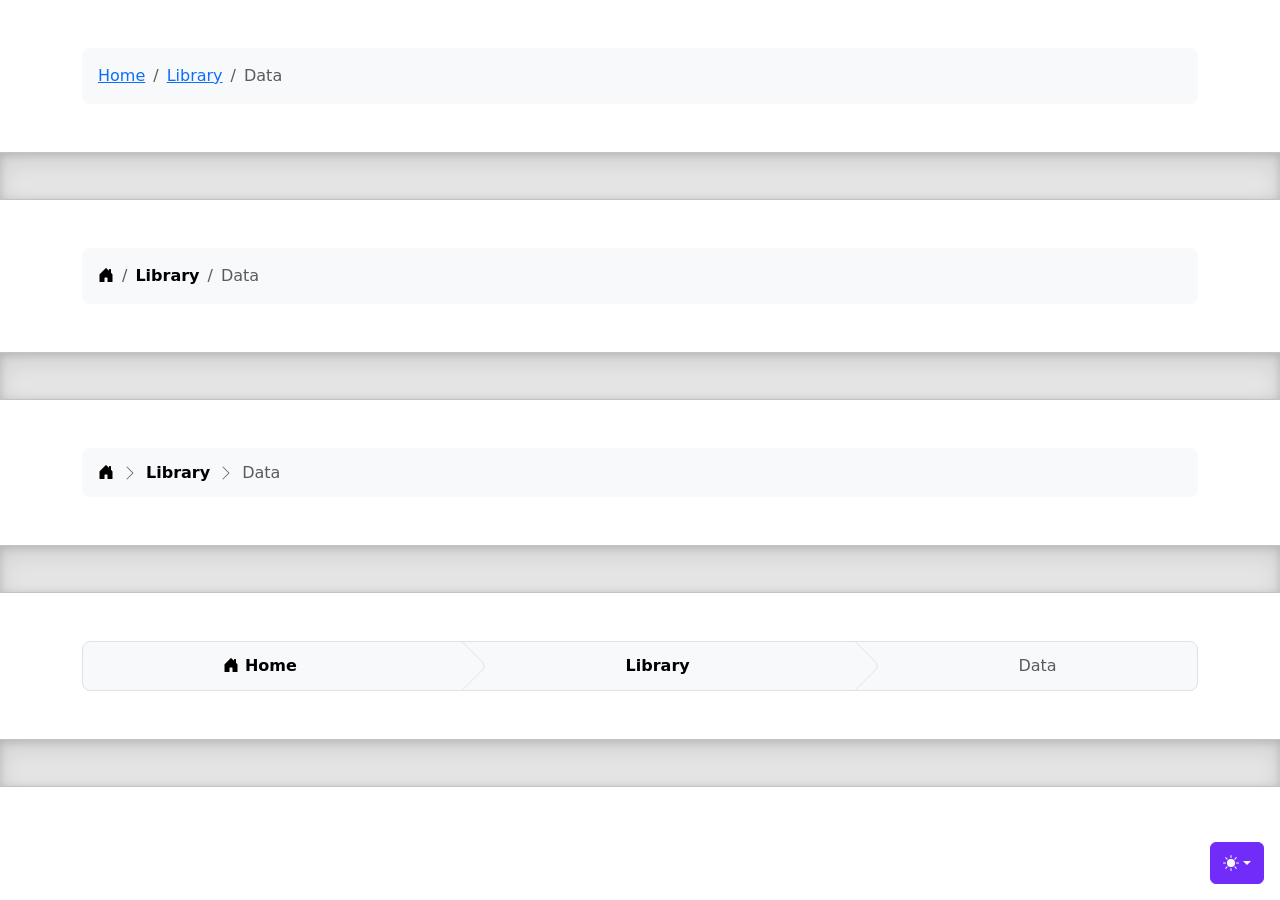
<file: site/bootstrap-5.3.8-examples/breadcrumbs/index.html>
<!doctype html>
<html lang="en" data-bs-theme="auto">
  <head>
    <meta charset="utf-8" />
    <meta name="viewport" content="width=device-width, initial-scale=1" />
    <meta name="description" content="" />
    <meta
      name="author"
      content="Mark Otto, Jacob Thornton, and Bootstrap contributors"
    />
    <meta name="generator" content="Astro v5.13.2" />
    <title>Breadcrumbs · Bootstrap v5.3</title>
    <link
      rel="canonical"
      href="https://getbootstrap.com/docs/5.3/examples/breadcrumbs/"
    />
    <script src="../assets/js/color-modes.js"></script>
    <link href="../assets/dist/css/bootstrap.min.css" rel="stylesheet" />
    <meta name="theme-color" content="#712cf9" />
    <link href="breadcrumbs.css" rel="stylesheet" />
    <style>
      .bd-placeholder-img {
        font-size: 1.125rem;
        text-anchor: middle;
        -webkit-user-select: none;
        -moz-user-select: none;
        user-select: none;
      }
      @media (min-width: 768px) {
        .bd-placeholder-img-lg {
          font-size: 3.5rem;
        }
      }
      .b-example-divider {
        width: 100%;
        height: 3rem;
        background-color: #0000001a;
        border: solid rgba(0, 0, 0, 0.15);
        border-width: 1px 0;
        box-shadow:
          inset 0 0.5em 1.5em #0000001a,
          inset 0 0.125em 0.5em #00000026;
      }
      .b-example-vr {
        flex-shrink: 0;
        width: 1.5rem;
        height: 100vh;
      }
      .bi {
        vertical-align: -0.125em;
        fill: currentColor;
      }
      .nav-scroller {
        position: relative;
        z-index: 2;
        height: 2.75rem;
        overflow-y: hidden;
      }
      .nav-scroller .nav {
        display: flex;
        flex-wrap: nowrap;
        padding-bottom: 1rem;
        margin-top: -1px;
        overflow-x: auto;
        text-align: center;
        white-space: nowrap;
        -webkit-overflow-scrolling: touch;
      }
      .btn-bd-primary {
        --bd-violet-bg: #712cf9;
        --bd-violet-rgb: 112.520718, 44.062154, 249.437846;
        --bs-btn-font-weight: 600;
        --bs-btn-color: var(--bs-white);
        --bs-btn-bg: var(--bd-violet-bg);
        --bs-btn-border-color: var(--bd-violet-bg);
        --bs-btn-hover-color: var(--bs-white);
        --bs-btn-hover-bg: #6528e0;
        --bs-btn-hover-border-color: #6528e0;
        --bs-btn-focus-shadow-rgb: var(--bd-violet-rgb);
        --bs-btn-active-color: var(--bs-btn-hover-color);
        --bs-btn-active-bg: #5a23c8;
        --bs-btn-active-border-color: #5a23c8;
      }
      .bd-mode-toggle {
        z-index: 1500;
      }
      .bd-mode-toggle .bi {
        width: 1em;
        height: 1em;
      }
      .bd-mode-toggle .dropdown-menu .active .bi {
        display: block !important;
      }
    </style>
  </head>
  <body>
    <svg xmlns="http://www.w3.org/2000/svg" class="d-none">
      <symbol id="check2" viewBox="0 0 16 16">
        <path
          d="M13.854 3.646a.5.5 0 0 1 0 .708l-7 7a.5.5 0 0 1-.708 0l-3.5-3.5a.5.5 0 1 1 .708-.708L6.5 10.293l6.646-6.647a.5.5 0 0 1 .708 0z"
        ></path>
      </symbol>
      <symbol id="circle-half" viewBox="0 0 16 16">
        <path
          d="M8 15A7 7 0 1 0 8 1v14zm0 1A8 8 0 1 1 8 0a8 8 0 0 1 0 16z"
        ></path>
      </symbol>
      <symbol id="moon-stars-fill" viewBox="0 0 16 16">
        <path
          d="M6 .278a.768.768 0 0 1 .08.858 7.208 7.208 0 0 0-.878 3.46c0 4.021 3.278 7.277 7.318 7.277.527 0 1.04-.055 1.533-.16a.787.787 0 0 1 .81.316.733.733 0 0 1-.031.893A8.349 8.349 0 0 1 8.344 16C3.734 16 0 12.286 0 7.71 0 4.266 2.114 1.312 5.124.06A.752.752 0 0 1 6 .278z"
        ></path>
        <path
          d="M10.794 3.148a.217.217 0 0 1 .412 0l.387 1.162c.173.518.579.924 1.097 1.097l1.162.387a.217.217 0 0 1 0 .412l-1.162.387a1.734 1.734 0 0 0-1.097 1.097l-.387 1.162a.217.217 0 0 1-.412 0l-.387-1.162A1.734 1.734 0 0 0 9.31 6.593l-1.162-.387a.217.217 0 0 1 0-.412l1.162-.387a1.734 1.734 0 0 0 1.097-1.097l.387-1.162zM13.863.099a.145.145 0 0 1 .274 0l.258.774c.115.346.386.617.732.732l.774.258a.145.145 0 0 1 0 .274l-.774.258a1.156 1.156 0 0 0-.732.732l-.258.774a.145.145 0 0 1-.274 0l-.258-.774a1.156 1.156 0 0 0-.732-.732l-.774-.258a.145.145 0 0 1 0-.274l.774-.258c.346-.115.617-.386.732-.732L13.863.1z"
        ></path>
      </symbol>
      <symbol id="sun-fill" viewBox="0 0 16 16">
        <path
          d="M8 12a4 4 0 1 0 0-8 4 4 0 0 0 0 8zM8 0a.5.5 0 0 1 .5.5v2a.5.5 0 0 1-1 0v-2A.5.5 0 0 1 8 0zm0 13a.5.5 0 0 1 .5.5v2a.5.5 0 0 1-1 0v-2A.5.5 0 0 1 8 13zm8-5a.5.5 0 0 1-.5.5h-2a.5.5 0 0 1 0-1h2a.5.5 0 0 1 .5.5zM3 8a.5.5 0 0 1-.5.5h-2a.5.5 0 0 1 0-1h2A.5.5 0 0 1 3 8zm10.657-5.657a.5.5 0 0 1 0 .707l-1.414 1.415a.5.5 0 1 1-.707-.708l1.414-1.414a.5.5 0 0 1 .707 0zm-9.193 9.193a.5.5 0 0 1 0 .707L3.05 13.657a.5.5 0 0 1-.707-.707l1.414-1.414a.5.5 0 0 1 .707 0zm9.193 2.121a.5.5 0 0 1-.707 0l-1.414-1.414a.5.5 0 0 1 .707-.707l1.414 1.414a.5.5 0 0 1 0 .707zM4.464 4.465a.5.5 0 0 1-.707 0L2.343 3.05a.5.5 0 1 1 .707-.707l1.414 1.414a.5.5 0 0 1 0 .708z"
        ></path>
      </symbol>
    </svg>
    <div
      class="dropdown position-fixed bottom-0 end-0 mb-3 me-3 bd-mode-toggle"
    >
      <button
        class="btn btn-bd-primary py-2 dropdown-toggle d-flex align-items-center"
        id="bd-theme"
        type="button"
        aria-expanded="false"
        data-bs-toggle="dropdown"
        aria-label="Toggle theme (auto)"
      >
        <svg class="bi my-1 theme-icon-active" aria-hidden="true">
          <use href="#circle-half"></use>
        </svg>
        <span class="visually-hidden" id="bd-theme-text">Toggle theme</span>
      </button>
      <ul
        class="dropdown-menu dropdown-menu-end shadow"
        aria-labelledby="bd-theme-text"
      >
        <li>
          <button
            type="button"
            class="dropdown-item d-flex align-items-center"
            data-bs-theme-value="light"
            aria-pressed="false"
          >
            <svg class="bi me-2 opacity-50" aria-hidden="true">
              <use href="#sun-fill"></use>
            </svg>
            Light
            <svg class="bi ms-auto d-none" aria-hidden="true">
              <use href="#check2"></use>
            </svg>
          </button>
        </li>
        <li>
          <button
            type="button"
            class="dropdown-item d-flex align-items-center"
            data-bs-theme-value="dark"
            aria-pressed="false"
          >
            <svg class="bi me-2 opacity-50" aria-hidden="true">
              <use href="#moon-stars-fill"></use>
            </svg>
            Dark
            <svg class="bi ms-auto d-none" aria-hidden="true">
              <use href="#check2"></use>
            </svg>
          </button>
        </li>
        <li>
          <button
            type="button"
            class="dropdown-item d-flex align-items-center active"
            data-bs-theme-value="auto"
            aria-pressed="true"
          >
            <svg class="bi me-2 opacity-50" aria-hidden="true">
              <use href="#circle-half"></use>
            </svg>
            Auto
            <svg class="bi ms-auto d-none" aria-hidden="true">
              <use href="#check2"></use>
            </svg>
          </button>
        </li>
      </ul>
    </div>
    <svg xmlns="http://www.w3.org/2000/svg" class="d-none">
      <symbol id="house-door-fill" viewBox="0 0 16 16">
        <path
          d="M6.5 14.5v-3.505c0-.245.25-.495.5-.495h2c.25 0 .5.25.5.5v3.5a.5.5 0 0 0 .5.5h4a.5.5 0 0 0 .5-.5v-7a.5.5 0 0 0-.146-.354L13 5.793V2.5a.5.5 0 0 0-.5-.5h-1a.5.5 0 0 0-.5.5v1.293L8.354 1.146a.5.5 0 0 0-.708 0l-6 6A.5.5 0 0 0 1.5 7.5v7a.5.5 0 0 0 .5.5h4a.5.5 0 0 0 .5-.5z"
        ></path>
      </symbol>
    </svg>
    <div class="container my-5">
      <nav aria-label="breadcrumb">
        <ol class="breadcrumb p-3 bg-body-tertiary rounded-3">
          <li class="breadcrumb-item"><a href="#">Home</a></li>
          <li class="breadcrumb-item"><a href="#">Library</a></li>
          <li class="breadcrumb-item active" aria-current="page">Data</li>
        </ol>
      </nav>
    </div>
    <div class="b-example-divider"></div>
    <div class="container my-5">
      <nav aria-label="breadcrumb">
        <ol class="breadcrumb p-3 bg-body-tertiary rounded-3">
          <li class="breadcrumb-item">
            <a class="link-body-emphasis" href="#">
              <svg class="bi" width="16" height="16" aria-hidden="true">
                <use xlink:href="#house-door-fill"></use>
              </svg>
              <span class="visually-hidden">Home</span>
            </a>
          </li>
          <li class="breadcrumb-item">
            <a
              class="link-body-emphasis fw-semibold text-decoration-none"
              href="#"
              >Library</a
            >
          </li>
          <li class="breadcrumb-item active" aria-current="page">Data</li>
        </ol>
      </nav>
    </div>
    <div class="b-example-divider"></div>
    <div class="container my-5">
      <nav aria-label="breadcrumb">
        <ol
          class="breadcrumb breadcrumb-chevron p-3 bg-body-tertiary rounded-3"
        >
          <li class="breadcrumb-item">
            <a class="link-body-emphasis" href="#">
              <svg class="bi" width="16" height="16" aria-hidden="true">
                <use xlink:href="#house-door-fill"></use>
              </svg>
              <span class="visually-hidden">Home</span>
            </a>
          </li>
          <li class="breadcrumb-item">
            <a
              class="link-body-emphasis fw-semibold text-decoration-none"
              href="#"
              >Library</a
            >
          </li>
          <li class="breadcrumb-item active" aria-current="page">Data</li>
        </ol>
      </nav>
    </div>
    <div class="b-example-divider"></div>
    <div class="container my-5">
      <nav aria-label="breadcrumb">
        <ol
          class="breadcrumb breadcrumb-custom overflow-hidden text-center bg-body-tertiary border rounded-3"
        >
          <li class="breadcrumb-item">
            <a
              class="link-body-emphasis fw-semibold text-decoration-none"
              href="#"
            >
              <svg class="bi" width="16" height="16" aria-hidden="true">
                <use xlink:href="#house-door-fill"></use>
              </svg>
              Home
            </a>
          </li>
          <li class="breadcrumb-item">
            <a
              class="link-body-emphasis fw-semibold text-decoration-none"
              href="#"
              >Library</a
            >
          </li>
          <li class="breadcrumb-item active" aria-current="page">Data</li>
        </ol>
      </nav>
    </div>
    <div class="b-example-divider"></div>
    <script
      src="../assets/dist/js/bootstrap.bundle.min.js"
      class="astro-vvvwv3sm"
    ></script>
  </body>
</html>
</file>
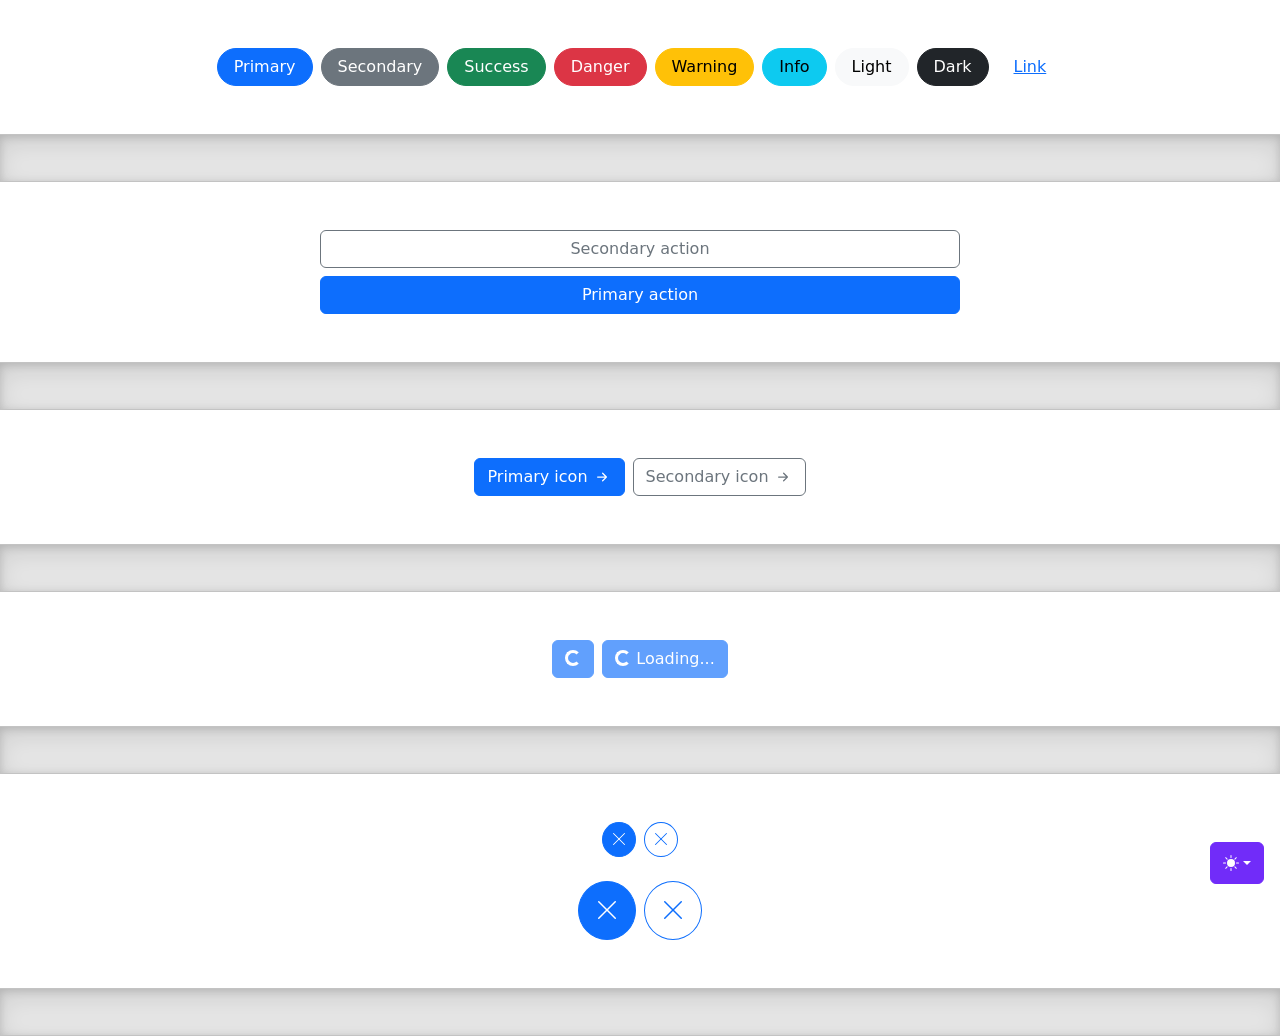
<file: site/bootstrap-5.3.8-examples/buttons/index.html>
<!doctype html>
<html lang="en" data-bs-theme="auto">
  <head>
    <meta charset="utf-8" />
    <meta name="viewport" content="width=device-width, initial-scale=1" />
    <meta name="description" content="" />
    <meta
      name="author"
      content="Mark Otto, Jacob Thornton, and Bootstrap contributors"
    />
    <meta name="generator" content="Astro v5.13.2" />
    <title>Buttons · Bootstrap v5.3</title>
    <link
      rel="canonical"
      href="https://getbootstrap.com/docs/5.3/examples/buttons/"
    />
    <script src="../assets/js/color-modes.js"></script>
    <link href="../assets/dist/css/bootstrap.min.css" rel="stylesheet" />
    <meta name="theme-color" content="#712cf9" />
    <style>
      .bd-placeholder-img {
        font-size: 1.125rem;
        text-anchor: middle;
        -webkit-user-select: none;
        -moz-user-select: none;
        user-select: none;
      }
      @media (min-width: 768px) {
        .bd-placeholder-img-lg {
          font-size: 3.5rem;
        }
      }
      .b-example-divider {
        width: 100%;
        height: 3rem;
        background-color: #0000001a;
        border: solid rgba(0, 0, 0, 0.15);
        border-width: 1px 0;
        box-shadow:
          inset 0 0.5em 1.5em #0000001a,
          inset 0 0.125em 0.5em #00000026;
      }
      .b-example-vr {
        flex-shrink: 0;
        width: 1.5rem;
        height: 100vh;
      }
      .bi {
        vertical-align: -0.125em;
        fill: currentColor;
      }
      .nav-scroller {
        position: relative;
        z-index: 2;
        height: 2.75rem;
        overflow-y: hidden;
      }
      .nav-scroller .nav {
        display: flex;
        flex-wrap: nowrap;
        padding-bottom: 1rem;
        margin-top: -1px;
        overflow-x: auto;
        text-align: center;
        white-space: nowrap;
        -webkit-overflow-scrolling: touch;
      }
      .btn-bd-primary {
        --bd-violet-bg: #712cf9;
        --bd-violet-rgb: 112.520718, 44.062154, 249.437846;
        --bs-btn-font-weight: 600;
        --bs-btn-color: var(--bs-white);
        --bs-btn-bg: var(--bd-violet-bg);
        --bs-btn-border-color: var(--bd-violet-bg);
        --bs-btn-hover-color: var(--bs-white);
        --bs-btn-hover-bg: #6528e0;
        --bs-btn-hover-border-color: #6528e0;
        --bs-btn-focus-shadow-rgb: var(--bd-violet-rgb);
        --bs-btn-active-color: var(--bs-btn-hover-color);
        --bs-btn-active-bg: #5a23c8;
        --bs-btn-active-border-color: #5a23c8;
      }
      .bd-mode-toggle {
        z-index: 1500;
      }
      .bd-mode-toggle .bi {
        width: 1em;
        height: 1em;
      }
      .bd-mode-toggle .dropdown-menu .active .bi {
        display: block !important;
      }
    </style>
  </head>
  <body>
    <svg xmlns="http://www.w3.org/2000/svg" class="d-none">
      <symbol id="check2" viewBox="0 0 16 16">
        <path
          d="M13.854 3.646a.5.5 0 0 1 0 .708l-7 7a.5.5 0 0 1-.708 0l-3.5-3.5a.5.5 0 1 1 .708-.708L6.5 10.293l6.646-6.647a.5.5 0 0 1 .708 0z"
        ></path>
      </symbol>
      <symbol id="circle-half" viewBox="0 0 16 16">
        <path
          d="M8 15A7 7 0 1 0 8 1v14zm0 1A8 8 0 1 1 8 0a8 8 0 0 1 0 16z"
        ></path>
      </symbol>
      <symbol id="moon-stars-fill" viewBox="0 0 16 16">
        <path
          d="M6 .278a.768.768 0 0 1 .08.858 7.208 7.208 0 0 0-.878 3.46c0 4.021 3.278 7.277 7.318 7.277.527 0 1.04-.055 1.533-.16a.787.787 0 0 1 .81.316.733.733 0 0 1-.031.893A8.349 8.349 0 0 1 8.344 16C3.734 16 0 12.286 0 7.71 0 4.266 2.114 1.312 5.124.06A.752.752 0 0 1 6 .278z"
        ></path>
        <path
          d="M10.794 3.148a.217.217 0 0 1 .412 0l.387 1.162c.173.518.579.924 1.097 1.097l1.162.387a.217.217 0 0 1 0 .412l-1.162.387a1.734 1.734 0 0 0-1.097 1.097l-.387 1.162a.217.217 0 0 1-.412 0l-.387-1.162A1.734 1.734 0 0 0 9.31 6.593l-1.162-.387a.217.217 0 0 1 0-.412l1.162-.387a1.734 1.734 0 0 0 1.097-1.097l.387-1.162zM13.863.099a.145.145 0 0 1 .274 0l.258.774c.115.346.386.617.732.732l.774.258a.145.145 0 0 1 0 .274l-.774.258a1.156 1.156 0 0 0-.732.732l-.258.774a.145.145 0 0 1-.274 0l-.258-.774a1.156 1.156 0 0 0-.732-.732l-.774-.258a.145.145 0 0 1 0-.274l.774-.258c.346-.115.617-.386.732-.732L13.863.1z"
        ></path>
      </symbol>
      <symbol id="sun-fill" viewBox="0 0 16 16">
        <path
          d="M8 12a4 4 0 1 0 0-8 4 4 0 0 0 0 8zM8 0a.5.5 0 0 1 .5.5v2a.5.5 0 0 1-1 0v-2A.5.5 0 0 1 8 0zm0 13a.5.5 0 0 1 .5.5v2a.5.5 0 0 1-1 0v-2A.5.5 0 0 1 8 13zm8-5a.5.5 0 0 1-.5.5h-2a.5.5 0 0 1 0-1h2a.5.5 0 0 1 .5.5zM3 8a.5.5 0 0 1-.5.5h-2a.5.5 0 0 1 0-1h2A.5.5 0 0 1 3 8zm10.657-5.657a.5.5 0 0 1 0 .707l-1.414 1.415a.5.5 0 1 1-.707-.708l1.414-1.414a.5.5 0 0 1 .707 0zm-9.193 9.193a.5.5 0 0 1 0 .707L3.05 13.657a.5.5 0 0 1-.707-.707l1.414-1.414a.5.5 0 0 1 .707 0zm9.193 2.121a.5.5 0 0 1-.707 0l-1.414-1.414a.5.5 0 0 1 .707-.707l1.414 1.414a.5.5 0 0 1 0 .707zM4.464 4.465a.5.5 0 0 1-.707 0L2.343 3.05a.5.5 0 1 1 .707-.707l1.414 1.414a.5.5 0 0 1 0 .708z"
        ></path>
      </symbol>
    </svg>
    <div
      class="dropdown position-fixed bottom-0 end-0 mb-3 me-3 bd-mode-toggle"
    >
      <button
        class="btn btn-bd-primary py-2 dropdown-toggle d-flex align-items-center"
        id="bd-theme"
        type="button"
        aria-expanded="false"
        data-bs-toggle="dropdown"
        aria-label="Toggle theme (auto)"
      >
        <svg class="bi my-1 theme-icon-active" aria-hidden="true">
          <use href="#circle-half"></use>
        </svg>
        <span class="visually-hidden" id="bd-theme-text">Toggle theme</span>
      </button>
      <ul
        class="dropdown-menu dropdown-menu-end shadow"
        aria-labelledby="bd-theme-text"
      >
        <li>
          <button
            type="button"
            class="dropdown-item d-flex align-items-center"
            data-bs-theme-value="light"
            aria-pressed="false"
          >
            <svg class="bi me-2 opacity-50" aria-hidden="true">
              <use href="#sun-fill"></use>
            </svg>
            Light
            <svg class="bi ms-auto d-none" aria-hidden="true">
              <use href="#check2"></use>
            </svg>
          </button>
        </li>
        <li>
          <button
            type="button"
            class="dropdown-item d-flex align-items-center"
            data-bs-theme-value="dark"
            aria-pressed="false"
          >
            <svg class="bi me-2 opacity-50" aria-hidden="true">
              <use href="#moon-stars-fill"></use>
            </svg>
            Dark
            <svg class="bi ms-auto d-none" aria-hidden="true">
              <use href="#check2"></use>
            </svg>
          </button>
        </li>
        <li>
          <button
            type="button"
            class="dropdown-item d-flex align-items-center active"
            data-bs-theme-value="auto"
            aria-pressed="true"
          >
            <svg class="bi me-2 opacity-50" aria-hidden="true">
              <use href="#circle-half"></use>
            </svg>
            Auto
            <svg class="bi ms-auto d-none" aria-hidden="true">
              <use href="#check2"></use>
            </svg>
          </button>
        </li>
      </ul>
    </div>
    <svg xmlns="http://www.w3.org/2000/svg" class="d-none">
      <symbol id="arrow-right-short" viewBox="0 0 16 16">
        <path
          fill-rule="evenodd"
          d="M4 8a.5.5 0 0 1 .5-.5h5.793L8.146 5.354a.5.5 0 1 1 .708-.708l3 3a.5.5 0 0 1 0 .708l-3 3a.5.5 0 0 1-.708-.708L10.293 8.5H4.5A.5.5 0 0 1 4 8z"
        ></path>
      </symbol>
      <symbol id="x-lg" viewBox="0 0 16 16">
        <path
          fill-rule="evenodd"
          d="M13.854 2.146a.5.5 0 0 1 0 .708l-11 11a.5.5 0 0 1-.708-.708l11-11a.5.5 0 0 1 .708 0Z"
        ></path>
        <path
          fill-rule="evenodd"
          d="M2.146 2.146a.5.5 0 0 0 0 .708l11 11a.5.5 0 0 0 .708-.708l-11-11a.5.5 0 0 0-.708 0Z"
        ></path>
      </symbol>
    </svg>
    <div class="d-flex gap-2 justify-content-center py-5">
      <button class="btn btn-primary rounded-pill px-3" type="button">
        Primary
      </button>
      <button class="btn btn-secondary rounded-pill px-3" type="button">
        Secondary
      </button>
      <button class="btn btn-success rounded-pill px-3" type="button">
        Success
      </button>
      <button class="btn btn-danger rounded-pill px-3" type="button">
        Danger
      </button>
      <button class="btn btn-warning rounded-pill px-3" type="button">
        Warning
      </button>
      <button class="btn btn-info rounded-pill px-3" type="button">Info</button>
      <button class="btn btn-light rounded-pill px-3" type="button">
        Light
      </button>
      <button class="btn btn-dark rounded-pill px-3" type="button">Dark</button>
      <button class="btn btn-link rounded-pill px-3" type="button">Link</button>
    </div>
    <div class="b-example-divider"></div>
    <div class="col-lg-6 col-xxl-4 my-5 mx-auto">
      <div class="d-grid gap-2">
        <button class="btn btn-outline-secondary" type="button">
          Secondary action
        </button>
        <button class="btn btn-primary" type="button">Primary action</button>
      </div>
    </div>
    <div class="b-example-divider"></div>
    <div class="d-flex gap-2 justify-content-center py-5">
      <button
        class="btn btn-primary d-inline-flex align-items-center"
        type="button"
      >
        Primary icon
        <svg class="bi ms-1" width="20" height="20" aria-hidden="true">
          <use xlink:href="#arrow-right-short"></use>
        </svg>
      </button>
      <button
        class="btn btn-outline-secondary d-inline-flex align-items-center"
        type="button"
      >
        Secondary icon
        <svg class="bi ms-1" width="20" height="20" aria-hidden="true">
          <use xlink:href="#arrow-right-short"></use>
        </svg>
      </button>
    </div>
    <div class="b-example-divider"></div>
    <div class="d-flex gap-2 justify-content-center py-5">
      <button class="btn btn-primary" type="button" disabled>
        <span
          class="spinner-border spinner-border-sm"
          aria-hidden="true"
        ></span>
        <span class="visually-hidden" role="status">Loading...</span>
      </button>
      <button class="btn btn-primary" type="button" disabled>
        <span
          class="spinner-border spinner-border-sm"
          aria-hidden="true"
        ></span>
        <span role="status">Loading...</span>
      </button>
    </div>
    <div class="b-example-divider"></div>
    <div class="d-flex gap-2 justify-content-center pt-5 pb-4">
      <button class="btn btn-primary rounded-circle p-2 lh-1" type="button">
        <svg class="bi" width="16" height="16" aria-hidden="true">
          <use xlink:href="#x-lg"></use>
        </svg>
        <span class="visually-hidden">Dismiss</span>
      </button>
      <button
        class="btn btn-outline-primary rounded-circle p-2 lh-1"
        type="button"
      >
        <svg class="bi" width="16" height="16" aria-hidden="true">
          <use xlink:href="#x-lg"></use>
        </svg>
        <span class="visually-hidden">Dismiss</span>
      </button>
    </div>
    <div class="d-flex gap-2 justify-content-center pb-5">
      <button class="btn btn-primary rounded-circle p-3 lh-1" type="button">
        <svg class="bi" width="24" height="24" aria-hidden="true">
          <use xlink:href="#x-lg"></use>
        </svg>
        <span class="visually-hidden">Dismiss</span>
      </button>
      <button
        class="btn btn-outline-primary rounded-circle p-3 lh-1"
        type="button"
      >
        <svg class="bi" width="24" height="24" aria-hidden="true">
          <use xlink:href="#x-lg"></use>
        </svg>
        <span class="visually-hidden">Dismiss</span>
      </button>
    </div>
    <div class="b-example-divider"></div>
    <script
      src="../assets/dist/js/bootstrap.bundle.min.js"
      class="astro-vvvwv3sm"
    ></script>
  </body>
</html>
</file>
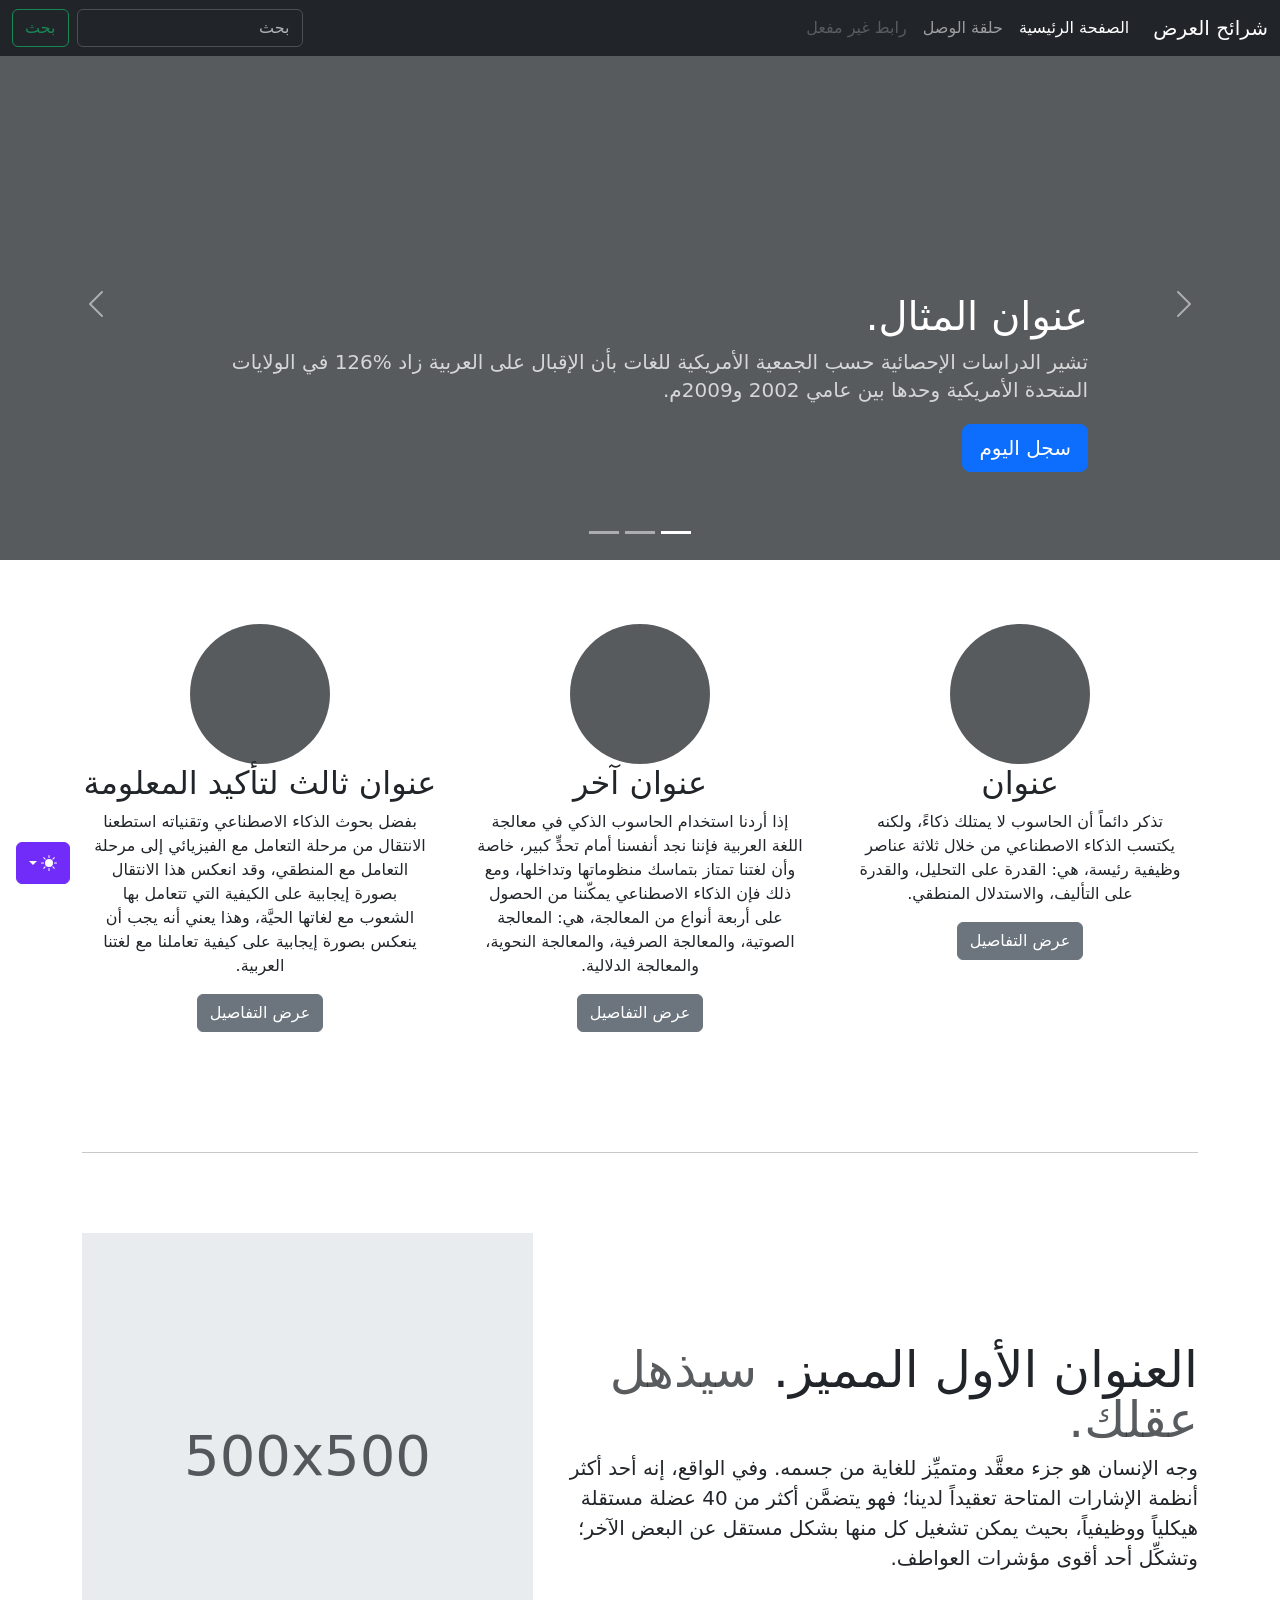
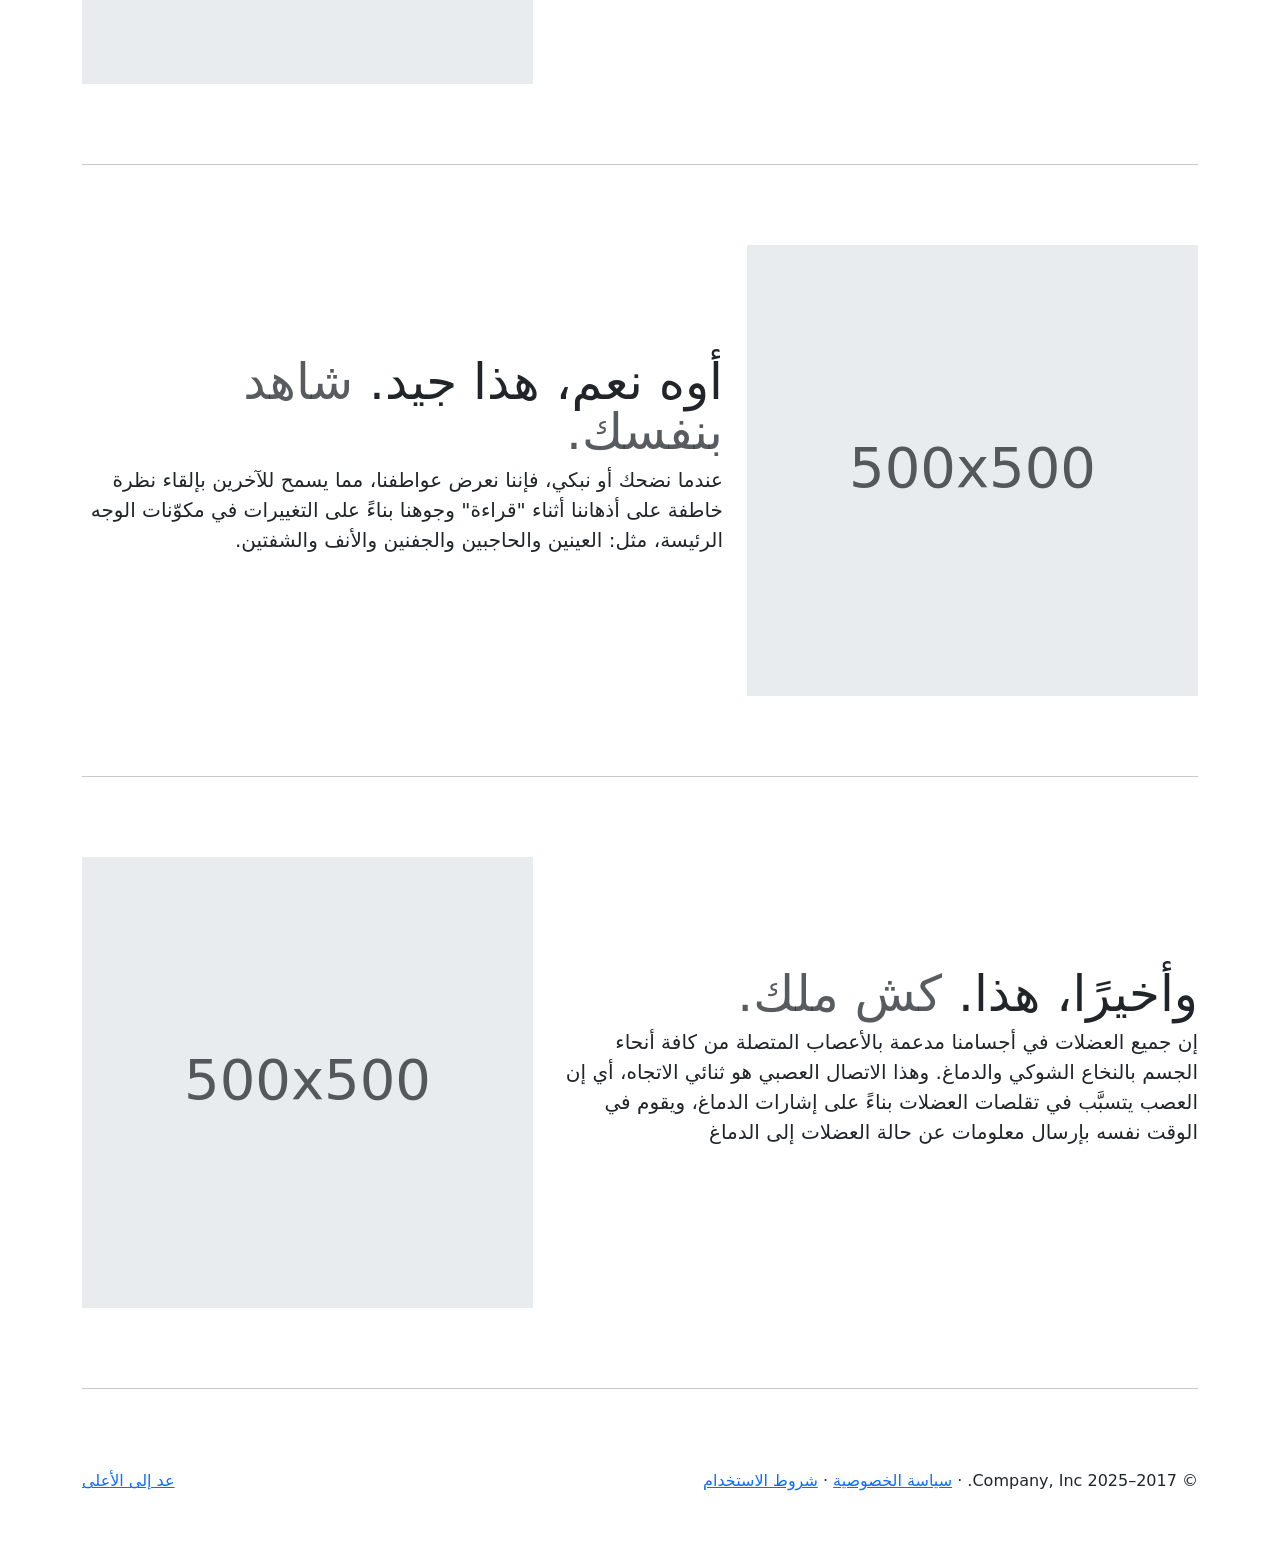
<file: site/bootstrap-5.3.8-examples/carousel-rtl/index.html>
<!doctype html>
<html lang="ar" dir="rtl" data-bs-theme="auto">
  <head>
    <meta charset="utf-8" />
    <meta name="viewport" content="width=device-width, initial-scale=1" />
    <meta name="description" content="" />
    <meta
      name="author"
      content="Mark Otto, Jacob Thornton, and Bootstrap contributors"
    />
    <meta name="generator" content="Astro v5.13.2" />
    <title>قالب شرائح العرض · Bootstrap v5.3</title>
    <link
      rel="canonical"
      href="https://getbootstrap.com/docs/5.3/examples/carousel-rtl/"
    />
    <script src="../assets/js/color-modes.js"></script>
    <link href="../assets/dist/css/bootstrap.rtl.min.css" rel="stylesheet" />
    <meta name="theme-color" content="#712cf9" />
    <link href="../carousel/carousel.rtl.css" rel="stylesheet" />
    <style>
      .bd-placeholder-img {
        font-size: 1.125rem;
        text-anchor: middle;
        -webkit-user-select: none;
        -moz-user-select: none;
        user-select: none;
      }
      @media (min-width: 768px) {
        .bd-placeholder-img-lg {
          font-size: 3.5rem;
        }
      }
      .b-example-divider {
        width: 100%;
        height: 3rem;
        background-color: #0000001a;
        border: solid rgba(0, 0, 0, 0.15);
        border-width: 1px 0;
        box-shadow:
          inset 0 0.5em 1.5em #0000001a,
          inset 0 0.125em 0.5em #00000026;
      }
      .b-example-vr {
        flex-shrink: 0;
        width: 1.5rem;
        height: 100vh;
      }
      .bi {
        vertical-align: -0.125em;
        fill: currentColor;
      }
      .nav-scroller {
        position: relative;
        z-index: 2;
        height: 2.75rem;
        overflow-y: hidden;
      }
      .nav-scroller .nav {
        display: flex;
        flex-wrap: nowrap;
        padding-bottom: 1rem;
        margin-top: -1px;
        overflow-x: auto;
        text-align: center;
        white-space: nowrap;
        -webkit-overflow-scrolling: touch;
      }
      .btn-bd-primary {
        --bd-violet-bg: #712cf9;
        --bd-violet-rgb: 112.520718, 44.062154, 249.437846;
        --bs-btn-font-weight: 600;
        --bs-btn-color: var(--bs-white);
        --bs-btn-bg: var(--bd-violet-bg);
        --bs-btn-border-color: var(--bd-violet-bg);
        --bs-btn-hover-color: var(--bs-white);
        --bs-btn-hover-bg: #6528e0;
        --bs-btn-hover-border-color: #6528e0;
        --bs-btn-focus-shadow-rgb: var(--bd-violet-rgb);
        --bs-btn-active-color: var(--bs-btn-hover-color);
        --bs-btn-active-bg: #5a23c8;
        --bs-btn-active-border-color: #5a23c8;
      }
      .bd-mode-toggle {
        z-index: 1500;
      }
      .bd-mode-toggle .bi {
        width: 1em;
        height: 1em;
      }
      .bd-mode-toggle .dropdown-menu .active .bi {
        display: block !important;
      }
    </style>
  </head>
  <body>
    <svg xmlns="http://www.w3.org/2000/svg" class="d-none">
      <symbol id="check2" viewBox="0 0 16 16">
        <path
          d="M13.854 3.646a.5.5 0 0 1 0 .708l-7 7a.5.5 0 0 1-.708 0l-3.5-3.5a.5.5 0 1 1 .708-.708L6.5 10.293l6.646-6.647a.5.5 0 0 1 .708 0z"
        ></path>
      </symbol>
      <symbol id="circle-half" viewBox="0 0 16 16">
        <path
          d="M8 15A7 7 0 1 0 8 1v14zm0 1A8 8 0 1 1 8 0a8 8 0 0 1 0 16z"
        ></path>
      </symbol>
      <symbol id="moon-stars-fill" viewBox="0 0 16 16">
        <path
          d="M6 .278a.768.768 0 0 1 .08.858 7.208 7.208 0 0 0-.878 3.46c0 4.021 3.278 7.277 7.318 7.277.527 0 1.04-.055 1.533-.16a.787.787 0 0 1 .81.316.733.733 0 0 1-.031.893A8.349 8.349 0 0 1 8.344 16C3.734 16 0 12.286 0 7.71 0 4.266 2.114 1.312 5.124.06A.752.752 0 0 1 6 .278z"
        ></path>
        <path
          d="M10.794 3.148a.217.217 0 0 1 .412 0l.387 1.162c.173.518.579.924 1.097 1.097l1.162.387a.217.217 0 0 1 0 .412l-1.162.387a1.734 1.734 0 0 0-1.097 1.097l-.387 1.162a.217.217 0 0 1-.412 0l-.387-1.162A1.734 1.734 0 0 0 9.31 6.593l-1.162-.387a.217.217 0 0 1 0-.412l1.162-.387a1.734 1.734 0 0 0 1.097-1.097l.387-1.162zM13.863.099a.145.145 0 0 1 .274 0l.258.774c.115.346.386.617.732.732l.774.258a.145.145 0 0 1 0 .274l-.774.258a1.156 1.156 0 0 0-.732.732l-.258.774a.145.145 0 0 1-.274 0l-.258-.774a1.156 1.156 0 0 0-.732-.732l-.774-.258a.145.145 0 0 1 0-.274l.774-.258c.346-.115.617-.386.732-.732L13.863.1z"
        ></path>
      </symbol>
      <symbol id="sun-fill" viewBox="0 0 16 16">
        <path
          d="M8 12a4 4 0 1 0 0-8 4 4 0 0 0 0 8zM8 0a.5.5 0 0 1 .5.5v2a.5.5 0 0 1-1 0v-2A.5.5 0 0 1 8 0zm0 13a.5.5 0 0 1 .5.5v2a.5.5 0 0 1-1 0v-2A.5.5 0 0 1 8 13zm8-5a.5.5 0 0 1-.5.5h-2a.5.5 0 0 1 0-1h2a.5.5 0 0 1 .5.5zM3 8a.5.5 0 0 1-.5.5h-2a.5.5 0 0 1 0-1h2A.5.5 0 0 1 3 8zm10.657-5.657a.5.5 0 0 1 0 .707l-1.414 1.415a.5.5 0 1 1-.707-.708l1.414-1.414a.5.5 0 0 1 .707 0zm-9.193 9.193a.5.5 0 0 1 0 .707L3.05 13.657a.5.5 0 0 1-.707-.707l1.414-1.414a.5.5 0 0 1 .707 0zm9.193 2.121a.5.5 0 0 1-.707 0l-1.414-1.414a.5.5 0 0 1 .707-.707l1.414 1.414a.5.5 0 0 1 0 .707zM4.464 4.465a.5.5 0 0 1-.707 0L2.343 3.05a.5.5 0 1 1 .707-.707l1.414 1.414a.5.5 0 0 1 0 .708z"
        ></path>
      </symbol>
    </svg>
    <div
      class="dropdown position-fixed bottom-0 end-0 mb-3 me-3 bd-mode-toggle"
    >
      <button
        class="btn btn-bd-primary py-2 dropdown-toggle d-flex align-items-center"
        id="bd-theme"
        type="button"
        aria-expanded="false"
        data-bs-toggle="dropdown"
        aria-label="Toggle theme (auto)"
      >
        <svg class="bi my-1 theme-icon-active" aria-hidden="true">
          <use href="#circle-half"></use>
        </svg>
        <span class="visually-hidden" id="bd-theme-text">Toggle theme</span>
      </button>
      <ul
        class="dropdown-menu dropdown-menu-end shadow"
        aria-labelledby="bd-theme-text"
      >
        <li>
          <button
            type="button"
            class="dropdown-item d-flex align-items-center"
            data-bs-theme-value="light"
            aria-pressed="false"
          >
            <svg class="bi me-2 opacity-50" aria-hidden="true">
              <use href="#sun-fill"></use>
            </svg>
            Light
            <svg class="bi ms-auto d-none" aria-hidden="true">
              <use href="#check2"></use>
            </svg>
          </button>
        </li>
        <li>
          <button
            type="button"
            class="dropdown-item d-flex align-items-center"
            data-bs-theme-value="dark"
            aria-pressed="false"
          >
            <svg class="bi me-2 opacity-50" aria-hidden="true">
              <use href="#moon-stars-fill"></use>
            </svg>
            Dark
            <svg class="bi ms-auto d-none" aria-hidden="true">
              <use href="#check2"></use>
            </svg>
          </button>
        </li>
        <li>
          <button
            type="button"
            class="dropdown-item d-flex align-items-center active"
            data-bs-theme-value="auto"
            aria-pressed="true"
          >
            <svg class="bi me-2 opacity-50" aria-hidden="true">
              <use href="#circle-half"></use>
            </svg>
            Auto
            <svg class="bi ms-auto d-none" aria-hidden="true">
              <use href="#check2"></use>
            </svg>
          </button>
        </li>
      </ul>
    </div>
    <header data-bs-theme="dark">
      <nav class="navbar navbar-expand-md navbar-dark fixed-top bg-dark">
        <div class="container-fluid">
          <a class="navbar-brand" href="#">شرائح العرض</a>
          <button
            class="navbar-toggler"
            type="button"
            data-bs-toggle="collapse"
            data-bs-target="#navbarCollapse"
            aria-controls="navbarCollapse"
            aria-expanded="false"
            aria-label="تبديل التنقل"
          >
            <span class="navbar-toggler-icon"></span>
          </button>
          <div class="collapse navbar-collapse" id="navbarCollapse">
            <ul class="navbar-nav me-auto mb-2 mb-md-0">
              <li class="nav-item">
                <a class="nav-link active" aria-current="page" href="#"
                  >الصفحة الرئيسية</a
                >
              </li>
              <li class="nav-item">
                <a class="nav-link" href="#">حلقة الوصل</a>
              </li>
              <li class="nav-item">
                <a class="nav-link disabled" aria-disabled="true"
                  >رابط غير مفعل</a
                >
              </li>
            </ul>
            <form class="d-flex" role="search">
              <input
                class="form-control me-2"
                type="search"
                placeholder="بحث"
                aria-label="بحث"
              />
              <button class="btn btn-outline-success" type="submit">بحث</button>
            </form>
          </div>
        </div>
      </nav>
    </header>
    <main>
      <div id="myCarousel" class="carousel slide mb-6" data-bs-ride="carousel">
        <div class="carousel-indicators">
          <button
            type="button"
            data-bs-target="#myCarousel"
            data-bs-slide-to="0"
            class="active"
            aria-current="true"
            aria-label="Slide 1"
          ></button>
          <button
            type="button"
            data-bs-target="#myCarousel"
            data-bs-slide-to="1"
            aria-label="Slide 2"
          ></button>
          <button
            type="button"
            data-bs-target="#myCarousel"
            data-bs-slide-to="2"
            aria-label="Slide 3"
          ></button>
        </div>
        <div class="carousel-inner">
          <div class="carousel-item active">
            <svg
              aria-hidden="true"
              class="bd-placeholder-img"
              height="100%"
              preserveAspectRatio="xMidYMid slice"
              width="100%"
              xmlns="http://www.w3.org/2000/svg"
            >
              <rect
                width="100%"
                height="100%"
                fill="var(--bs-secondary-color)"
              ></rect>
            </svg>
            <div class="container">
              <div class="carousel-caption text-start">
                <h1>عنوان المثال.</h1>
                <p class="opacity-75">
                  تشير الدراسات الإحصائية حسب الجمعية الأمريكية للغات بأن
                  الإقبال على العربية زاد %126 في الولايات المتحدة الأمريكية
                  وحدها بين عامي 2002 و2009م.
                </p>
                <p><a class="btn btn-lg btn-primary" href="#">سجل اليوم</a></p>
              </div>
            </div>
          </div>
          <div class="carousel-item">
            <svg
              aria-hidden="true"
              class="bd-placeholder-img"
              height="100%"
              preserveAspectRatio="xMidYMid slice"
              width="100%"
              xmlns="http://www.w3.org/2000/svg"
            >
              <rect
                width="100%"
                height="100%"
                fill="var(--bs-secondary-color)"
              ></rect>
            </svg>
            <div class="container">
              <div class="carousel-caption">
                <h1>عنوان مثال آخر.</h1>
                <p>
                  حسب المجلس الثقافي البريطاني فإن تعليم الإنجليزية داخل
                  بريطانيا يسهم في تعزيز اقتصادها بما يتجاوز ملياري جنيه سنوياً،
                  كما أنه وفر أكثر من 26 ألف وظيفة.
                </p>
                <p><a class="btn btn-lg btn-primary" href="#">أعرف أكثر</a></p>
              </div>
            </div>
          </div>
          <div class="carousel-item">
            <svg
              aria-hidden="true"
              class="bd-placeholder-img"
              height="100%"
              preserveAspectRatio="xMidYMid slice"
              width="100%"
              xmlns="http://www.w3.org/2000/svg"
            >
              <rect
                width="100%"
                height="100%"
                fill="var(--bs-secondary-color)"
              ></rect>
            </svg>
            <div class="container">
              <div class="carousel-caption text-end">
                <h1>واحد أكثر لقياس جيد.</h1>
                <p>
                  الإحصاءات لحجم الاستثمار اللغوي خارج بريطانيا تتفاوت من سنة
                  لأخرى إلا أن المدير التنفيذي للمجلس الثقافي البريطاني إدي
                  بايرز يرى أن استثمار تعليم الإنجليزية في الخارج لا يحسب على
                  المستوى المالي فحسب بل على المستوى السياسي أيضاً.
                </p>
                <p>
                  <a class="btn btn-lg btn-primary" href="#">تصفح المعرض</a>
                </p>
              </div>
            </div>
          </div>
        </div>
        <button
          class="carousel-control-prev"
          type="button"
          data-bs-target="#myCarousel"
          data-bs-slide="prev"
        >
          <span class="carousel-control-prev-icon" aria-hidden="true"></span>
          <span class="visually-hidden">السابق</span>
        </button>
        <button
          class="carousel-control-next"
          type="button"
          data-bs-target="#myCarousel"
          data-bs-slide="next"
        >
          <span class="carousel-control-next-icon" aria-hidden="true"></span>
          <span class="visually-hidden">التالي</span>
        </button>
      </div>
      <!-- Marketing messaging and featurettes
  ================================================== -->
      <!-- Wrap the rest of the page in another container to center all the content. -->
      <div class="container marketing">
        <!-- Three columns of text below the carousel -->
        <div class="row">
          <div class="col-lg-4">
            <svg
              aria-label="Placeholder"
              class="bd-placeholder-img rounded-circle"
              height="140"
              preserveAspectRatio="xMidYMid slice"
              role="img"
              width="140"
              xmlns="http://www.w3.org/2000/svg"
            >
              <title>Placeholder</title>
              <rect
                width="100%"
                height="100%"
                fill="var(--bs-secondary-color)"
              ></rect>
            </svg>
            <h2 class="fw-normal">عنوان</h2>
            <p>
              تذكر دائماً أن الحاسوب لا يمتلك ذكاءً، ولكنه يكتسب الذكاء
              الاصطناعي من خلال ثلاثة عناصر وظيفية رئيسة، هي: القدرة على
              التحليل، والقدرة على التأليف، والاستدلال المنطقي.
            </p>
            <p><a class="btn btn-secondary" href="#">عرض التفاصيل</a></p>
          </div>
          <!-- /.col-lg-4 -->
          <div class="col-lg-4">
            <svg
              aria-label="Placeholder"
              class="bd-placeholder-img rounded-circle"
              height="140"
              preserveAspectRatio="xMidYMid slice"
              role="img"
              width="140"
              xmlns="http://www.w3.org/2000/svg"
            >
              <title>Placeholder</title>
              <rect
                width="100%"
                height="100%"
                fill="var(--bs-secondary-color)"
              ></rect>
            </svg>
            <h2 class="fw-normal">عنوان آخر</h2>
            <p>
              إذا أردنا استخدام الحاسوب الذكي في معالجة اللغة العربية فإننا نجد
              أنفسنا أمام تحدٍّ كبير، خاصة وأن لغتنا تمتاز بتماسك منظوماتها
              وتداخلها، ومع ذلك فإن الذكاء الاصطناعي يمكّننا من الحصول على أربعة
              أنواع من المعالجة، هي: المعالجة الصوتية، والمعالجة الصرفية،
              والمعالجة النحوية، والمعالجة الدلالية.
            </p>
            <p><a class="btn btn-secondary" href="#">عرض التفاصيل</a></p>
          </div>
          <!-- /.col-lg-4 -->
          <div class="col-lg-4">
            <svg
              aria-label="Placeholder"
              class="bd-placeholder-img rounded-circle"
              height="140"
              preserveAspectRatio="xMidYMid slice"
              role="img"
              width="140"
              xmlns="http://www.w3.org/2000/svg"
            >
              <title>Placeholder</title>
              <rect
                width="100%"
                height="100%"
                fill="var(--bs-secondary-color)"
              ></rect>
            </svg>
            <h2 class="fw-normal">عنوان ثالث لتأكيد المعلومة</h2>
            <p>
              بفضل بحوث الذكاء الاصطناعي وتقنياته استطعنا الانتقال من مرحلة
              التعامل مع الفيزيائي إلى مرحلة التعامل مع المنطقي، وقد انعكس هذا
              الانتقال بصورة إيجابية على الكيفية التي تتعامل بها الشعوب مع
              لغاتها الحيَّة، وهذا يعني أنه يجب أن ينعكس بصورة إيجابية على كيفية
              تعاملنا مع لغتنا العربية.
            </p>
            <p><a class="btn btn-secondary" href="#">عرض التفاصيل</a></p>
          </div>
          <!-- /.col-lg-4 -->
        </div>
        <!-- /.row -->
        <!-- START THE FEATURETTES -->
        <hr class="featurette-divider" />
        <div class="row featurette">
          <div class="col-md-7">
            <h2 class="featurette-heading fw-normal lh-1">
              العنوان الأول المميز.
              <span class="text-body-secondary"> سيذهل عقلك. </span>
            </h2>
            <p class="lead">
              وجه الإنسان هو جزء معقَّد ومتميِّز للغاية من جسمه. وفي الواقع، إنه
              أحد أكثر أنظمة الإشارات المتاحة تعقيداً لدينا؛ فهو يتضمَّن أكثر من
              40 عضلة مستقلة هيكلياً ووظيفياً، بحيث يمكن تشغيل كل منها بشكل
              مستقل عن البعض الآخر؛ وتشكِّل أحد أقوى مؤشرات العواطف.
            </p>
          </div>
          <div class="col-md-5">
            <svg
              aria-label="Placeholder: 500x500"
              class="bd-placeholder-img bd-placeholder-img-lg featurette-image img-fluid mx-auto"
              height="500"
              preserveAspectRatio="xMidYMid slice"
              role="img"
              width="500"
              xmlns="http://www.w3.org/2000/svg"
            >
              <title>Placeholder</title>
              <rect
                width="100%"
                height="100%"
                fill="var(--bs-secondary-bg)"
              ></rect>
              <text x="50%" y="50%" fill="var(--bs-secondary-color)" dy=".3em">
                500x500
              </text>
            </svg>
          </div>
        </div>
        <hr class="featurette-divider" />
        <div class="row featurette">
          <div class="col-md-7 order-md-2">
            <h2 class="featurette-heading fw-normal lh-1">
              أوه نعم، هذا جيد.
              <span class="text-body-secondary"> شاهد بنفسك. </span>
            </h2>
            <p class="lead">
              عندما نضحك أو نبكي، فإننا نعرض عواطفنا، مما يسمح للآخرين بإلقاء
              نظرة خاطفة على أذهاننا أثناء "قراءة" وجوهنا بناءً على التغييرات في
              مكوّنات الوجه الرئيسة، مثل: العينين والحاجبين والجفنين والأنف
              والشفتين.
            </p>
          </div>
          <div class="col-md-5 order-md-1">
            <svg
              aria-label="Placeholder: 500x500"
              class="bd-placeholder-img bd-placeholder-img-lg featurette-image img-fluid mx-auto"
              height="500"
              preserveAspectRatio="xMidYMid slice"
              role="img"
              width="500"
              xmlns="http://www.w3.org/2000/svg"
            >
              <title>Placeholder</title>
              <rect
                width="100%"
                height="100%"
                fill="var(--bs-secondary-bg)"
              ></rect>
              <text x="50%" y="50%" fill="var(--bs-secondary-color)" dy=".3em">
                500x500
              </text>
            </svg>
          </div>
        </div>
        <hr class="featurette-divider" />
        <div class="row featurette">
          <div class="col-md-7">
            <h2 class="featurette-heading fw-normal lh-1">
              وأخيرًا، هذا. <span class="text-body-secondary"> كش ملك. </span>
            </h2>
            <p class="lead">
              إن جميع العضلات في أجسامنا مدعمة بالأعصاب المتصلة من كافة أنحاء
              الجسم بالنخاع الشوكي والدماغ. وهذا الاتصال العصبي هو ثنائي
              الاتجاه، أي إن العصب يتسبَّب في تقلصات العضلات بناءً على إشارات
              الدماغ، ويقوم في الوقت نفسه بإرسال معلومات عن حالة العضلات إلى
              الدماغ
            </p>
          </div>
          <div class="col-md-5">
            <svg
              aria-label="Placeholder: 500x500"
              class="bd-placeholder-img bd-placeholder-img-lg featurette-image img-fluid mx-auto"
              height="500"
              preserveAspectRatio="xMidYMid slice"
              role="img"
              width="500"
              xmlns="http://www.w3.org/2000/svg"
            >
              <title>Placeholder</title>
              <rect
                width="100%"
                height="100%"
                fill="var(--bs-secondary-bg)"
              ></rect>
              <text x="50%" y="50%" fill="var(--bs-secondary-color)" dy=".3em">
                500x500
              </text>
            </svg>
          </div>
        </div>
        <hr class="featurette-divider" />
        <!-- /END THE FEATURETTES -->
      </div>
      <!-- /.container -->
      <!-- FOOTER -->
      <footer class="container">
        <p class="float-end"><a href="#">عد إلى الأعلى</a></p>
        <p>
          &copy; 2017–2025 Company, Inc. &middot;
          <a href="#">سياسة الخصوصية</a> &middot; <a href="#">شروط الاستخدام</a>
        </p>
      </footer>
    </main>
    <script
      src="../assets/dist/js/bootstrap.bundle.min.js"
      class="astro-vvvwv3sm"
    ></script>
  </body>
</html>
</file>
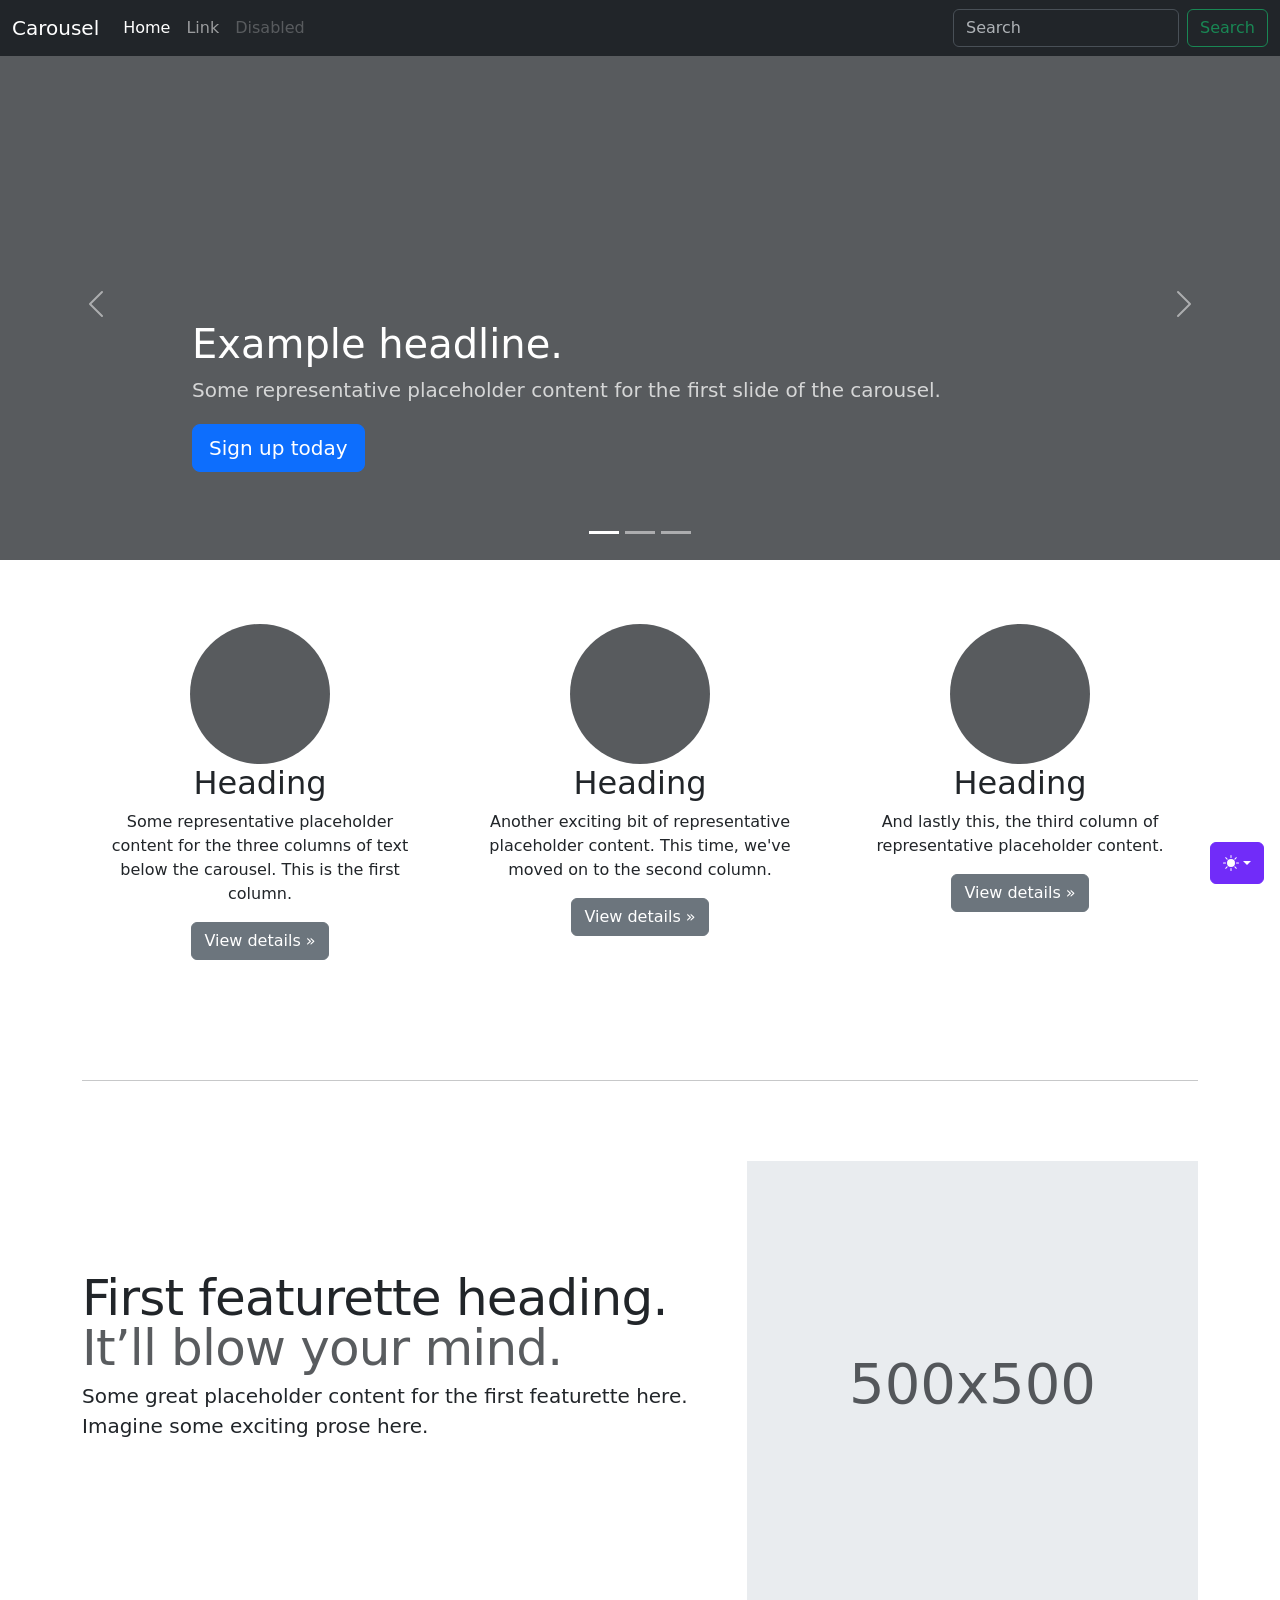
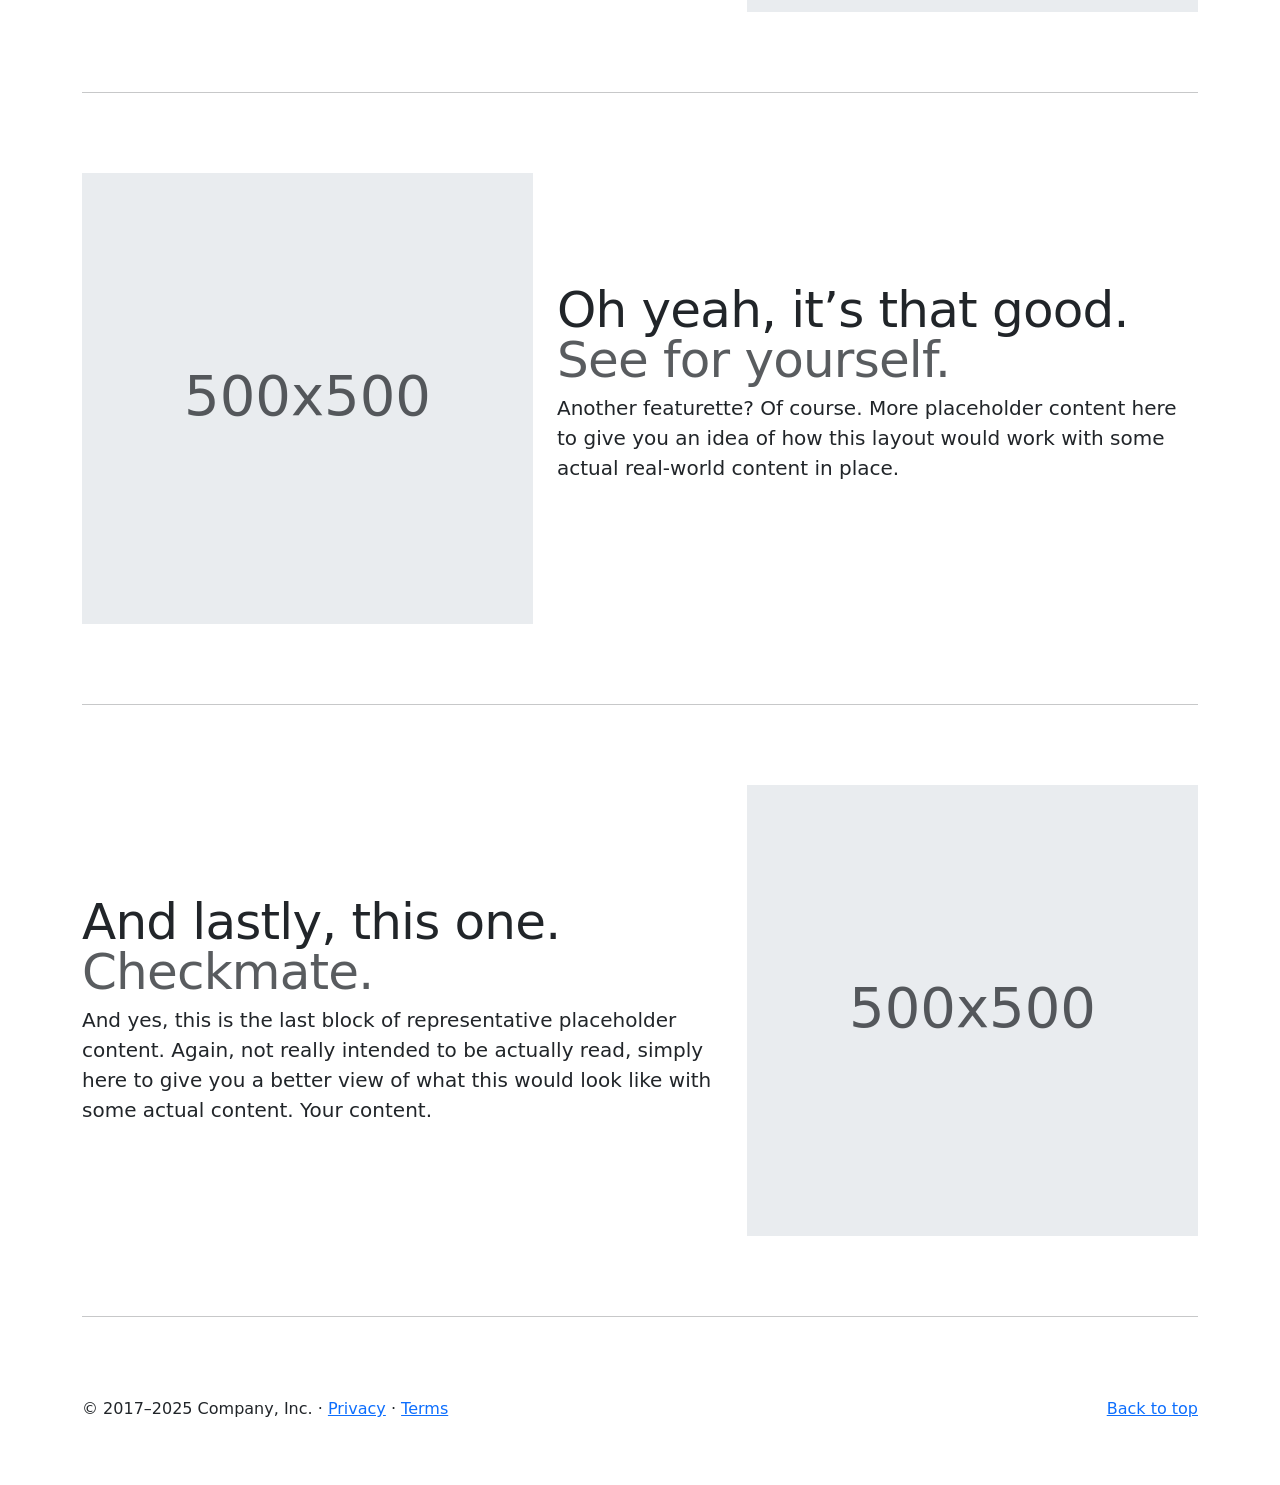
<file: site/bootstrap-5.3.8-examples/carousel/index.html>
<!doctype html>
<html lang="en" data-bs-theme="auto">
  <head>
    <meta charset="utf-8" />
    <meta name="viewport" content="width=device-width, initial-scale=1" />
    <meta name="description" content="" />
    <meta
      name="author"
      content="Mark Otto, Jacob Thornton, and Bootstrap contributors"
    />
    <meta name="generator" content="Astro v5.13.2" />
    <title>Carousel Template · Bootstrap v5.3</title>
    <link
      rel="canonical"
      href="https://getbootstrap.com/docs/5.3/examples/carousel/"
    />
    <script src="../assets/js/color-modes.js"></script>
    <link href="../assets/dist/css/bootstrap.min.css" rel="stylesheet" />
    <meta name="theme-color" content="#712cf9" />
    <link href="carousel.css" rel="stylesheet" />
    <style>
      .bd-placeholder-img {
        font-size: 1.125rem;
        text-anchor: middle;
        -webkit-user-select: none;
        -moz-user-select: none;
        user-select: none;
      }
      @media (min-width: 768px) {
        .bd-placeholder-img-lg {
          font-size: 3.5rem;
        }
      }
      .b-example-divider {
        width: 100%;
        height: 3rem;
        background-color: #0000001a;
        border: solid rgba(0, 0, 0, 0.15);
        border-width: 1px 0;
        box-shadow:
          inset 0 0.5em 1.5em #0000001a,
          inset 0 0.125em 0.5em #00000026;
      }
      .b-example-vr {
        flex-shrink: 0;
        width: 1.5rem;
        height: 100vh;
      }
      .bi {
        vertical-align: -0.125em;
        fill: currentColor;
      }
      .nav-scroller {
        position: relative;
        z-index: 2;
        height: 2.75rem;
        overflow-y: hidden;
      }
      .nav-scroller .nav {
        display: flex;
        flex-wrap: nowrap;
        padding-bottom: 1rem;
        margin-top: -1px;
        overflow-x: auto;
        text-align: center;
        white-space: nowrap;
        -webkit-overflow-scrolling: touch;
      }
      .btn-bd-primary {
        --bd-violet-bg: #712cf9;
        --bd-violet-rgb: 112.520718, 44.062154, 249.437846;
        --bs-btn-font-weight: 600;
        --bs-btn-color: var(--bs-white);
        --bs-btn-bg: var(--bd-violet-bg);
        --bs-btn-border-color: var(--bd-violet-bg);
        --bs-btn-hover-color: var(--bs-white);
        --bs-btn-hover-bg: #6528e0;
        --bs-btn-hover-border-color: #6528e0;
        --bs-btn-focus-shadow-rgb: var(--bd-violet-rgb);
        --bs-btn-active-color: var(--bs-btn-hover-color);
        --bs-btn-active-bg: #5a23c8;
        --bs-btn-active-border-color: #5a23c8;
      }
      .bd-mode-toggle {
        z-index: 1500;
      }
      .bd-mode-toggle .bi {
        width: 1em;
        height: 1em;
      }
      .bd-mode-toggle .dropdown-menu .active .bi {
        display: block !important;
      }
    </style>
  </head>
  <body>
    <svg xmlns="http://www.w3.org/2000/svg" class="d-none">
      <symbol id="check2" viewBox="0 0 16 16">
        <path
          d="M13.854 3.646a.5.5 0 0 1 0 .708l-7 7a.5.5 0 0 1-.708 0l-3.5-3.5a.5.5 0 1 1 .708-.708L6.5 10.293l6.646-6.647a.5.5 0 0 1 .708 0z"
        ></path>
      </symbol>
      <symbol id="circle-half" viewBox="0 0 16 16">
        <path
          d="M8 15A7 7 0 1 0 8 1v14zm0 1A8 8 0 1 1 8 0a8 8 0 0 1 0 16z"
        ></path>
      </symbol>
      <symbol id="moon-stars-fill" viewBox="0 0 16 16">
        <path
          d="M6 .278a.768.768 0 0 1 .08.858 7.208 7.208 0 0 0-.878 3.46c0 4.021 3.278 7.277 7.318 7.277.527 0 1.04-.055 1.533-.16a.787.787 0 0 1 .81.316.733.733 0 0 1-.031.893A8.349 8.349 0 0 1 8.344 16C3.734 16 0 12.286 0 7.71 0 4.266 2.114 1.312 5.124.06A.752.752 0 0 1 6 .278z"
        ></path>
        <path
          d="M10.794 3.148a.217.217 0 0 1 .412 0l.387 1.162c.173.518.579.924 1.097 1.097l1.162.387a.217.217 0 0 1 0 .412l-1.162.387a1.734 1.734 0 0 0-1.097 1.097l-.387 1.162a.217.217 0 0 1-.412 0l-.387-1.162A1.734 1.734 0 0 0 9.31 6.593l-1.162-.387a.217.217 0 0 1 0-.412l1.162-.387a1.734 1.734 0 0 0 1.097-1.097l.387-1.162zM13.863.099a.145.145 0 0 1 .274 0l.258.774c.115.346.386.617.732.732l.774.258a.145.145 0 0 1 0 .274l-.774.258a1.156 1.156 0 0 0-.732.732l-.258.774a.145.145 0 0 1-.274 0l-.258-.774a1.156 1.156 0 0 0-.732-.732l-.774-.258a.145.145 0 0 1 0-.274l.774-.258c.346-.115.617-.386.732-.732L13.863.1z"
        ></path>
      </symbol>
      <symbol id="sun-fill" viewBox="0 0 16 16">
        <path
          d="M8 12a4 4 0 1 0 0-8 4 4 0 0 0 0 8zM8 0a.5.5 0 0 1 .5.5v2a.5.5 0 0 1-1 0v-2A.5.5 0 0 1 8 0zm0 13a.5.5 0 0 1 .5.5v2a.5.5 0 0 1-1 0v-2A.5.5 0 0 1 8 13zm8-5a.5.5 0 0 1-.5.5h-2a.5.5 0 0 1 0-1h2a.5.5 0 0 1 .5.5zM3 8a.5.5 0 0 1-.5.5h-2a.5.5 0 0 1 0-1h2A.5.5 0 0 1 3 8zm10.657-5.657a.5.5 0 0 1 0 .707l-1.414 1.415a.5.5 0 1 1-.707-.708l1.414-1.414a.5.5 0 0 1 .707 0zm-9.193 9.193a.5.5 0 0 1 0 .707L3.05 13.657a.5.5 0 0 1-.707-.707l1.414-1.414a.5.5 0 0 1 .707 0zm9.193 2.121a.5.5 0 0 1-.707 0l-1.414-1.414a.5.5 0 0 1 .707-.707l1.414 1.414a.5.5 0 0 1 0 .707zM4.464 4.465a.5.5 0 0 1-.707 0L2.343 3.05a.5.5 0 1 1 .707-.707l1.414 1.414a.5.5 0 0 1 0 .708z"
        ></path>
      </symbol>
    </svg>
    <div
      class="dropdown position-fixed bottom-0 end-0 mb-3 me-3 bd-mode-toggle"
    >
      <button
        class="btn btn-bd-primary py-2 dropdown-toggle d-flex align-items-center"
        id="bd-theme"
        type="button"
        aria-expanded="false"
        data-bs-toggle="dropdown"
        aria-label="Toggle theme (auto)"
      >
        <svg class="bi my-1 theme-icon-active" aria-hidden="true">
          <use href="#circle-half"></use>
        </svg>
        <span class="visually-hidden" id="bd-theme-text">Toggle theme</span>
      </button>
      <ul
        class="dropdown-menu dropdown-menu-end shadow"
        aria-labelledby="bd-theme-text"
      >
        <li>
          <button
            type="button"
            class="dropdown-item d-flex align-items-center"
            data-bs-theme-value="light"
            aria-pressed="false"
          >
            <svg class="bi me-2 opacity-50" aria-hidden="true">
              <use href="#sun-fill"></use>
            </svg>
            Light
            <svg class="bi ms-auto d-none" aria-hidden="true">
              <use href="#check2"></use>
            </svg>
          </button>
        </li>
        <li>
          <button
            type="button"
            class="dropdown-item d-flex align-items-center"
            data-bs-theme-value="dark"
            aria-pressed="false"
          >
            <svg class="bi me-2 opacity-50" aria-hidden="true">
              <use href="#moon-stars-fill"></use>
            </svg>
            Dark
            <svg class="bi ms-auto d-none" aria-hidden="true">
              <use href="#check2"></use>
            </svg>
          </button>
        </li>
        <li>
          <button
            type="button"
            class="dropdown-item d-flex align-items-center active"
            data-bs-theme-value="auto"
            aria-pressed="true"
          >
            <svg class="bi me-2 opacity-50" aria-hidden="true">
              <use href="#circle-half"></use>
            </svg>
            Auto
            <svg class="bi ms-auto d-none" aria-hidden="true">
              <use href="#check2"></use>
            </svg>
          </button>
        </li>
      </ul>
    </div>
    <header data-bs-theme="dark">
      <nav class="navbar navbar-expand-md navbar-dark fixed-top bg-dark">
        <div class="container-fluid">
          <a class="navbar-brand" href="#">Carousel</a>
          <button
            class="navbar-toggler"
            type="button"
            data-bs-toggle="collapse"
            data-bs-target="#navbarCollapse"
            aria-controls="navbarCollapse"
            aria-expanded="false"
            aria-label="Toggle navigation"
          >
            <span class="navbar-toggler-icon"></span>
          </button>
          <div class="collapse navbar-collapse" id="navbarCollapse">
            <ul class="navbar-nav me-auto mb-2 mb-md-0">
              <li class="nav-item">
                <a class="nav-link active" aria-current="page" href="#">Home</a>
              </li>
              <li class="nav-item"><a class="nav-link" href="#">Link</a></li>
              <li class="nav-item">
                <a class="nav-link disabled" aria-disabled="true">Disabled</a>
              </li>
            </ul>
            <form class="d-flex" role="search">
              <input
                class="form-control me-2"
                type="search"
                placeholder="Search"
                aria-label="Search"
              />
              <button class="btn btn-outline-success" type="submit">
                Search
              </button>
            </form>
          </div>
        </div>
      </nav>
    </header>
    <main>
      <div id="myCarousel" class="carousel slide mb-6" data-bs-ride="carousel">
        <div class="carousel-indicators">
          <button
            type="button"
            data-bs-target="#myCarousel"
            data-bs-slide-to="0"
            class="active"
            aria-current="true"
            aria-label="Slide 1"
          ></button>
          <button
            type="button"
            data-bs-target="#myCarousel"
            data-bs-slide-to="1"
            aria-label="Slide 2"
          ></button>
          <button
            type="button"
            data-bs-target="#myCarousel"
            data-bs-slide-to="2"
            aria-label="Slide 3"
          ></button>
        </div>
        <div class="carousel-inner">
          <div class="carousel-item active">
            <svg
              aria-hidden="true"
              class="bd-placeholder-img"
              height="100%"
              preserveAspectRatio="xMidYMid slice"
              width="100%"
              xmlns="http://www.w3.org/2000/svg"
            >
              <rect
                width="100%"
                height="100%"
                fill="var(--bs-secondary-color)"
              ></rect>
            </svg>
            <div class="container">
              <div class="carousel-caption text-start">
                <h1>Example headline.</h1>
                <p class="opacity-75">
                  Some representative placeholder content for the first slide of
                  the carousel.
                </p>
                <p>
                  <a class="btn btn-lg btn-primary" href="#">Sign up today</a>
                </p>
              </div>
            </div>
          </div>
          <div class="carousel-item">
            <svg
              aria-hidden="true"
              class="bd-placeholder-img"
              height="100%"
              preserveAspectRatio="xMidYMid slice"
              width="100%"
              xmlns="http://www.w3.org/2000/svg"
            >
              <rect
                width="100%"
                height="100%"
                fill="var(--bs-secondary-color)"
              ></rect>
            </svg>
            <div class="container">
              <div class="carousel-caption">
                <h1>Another example headline.</h1>
                <p>
                  Some representative placeholder content for the second slide
                  of the carousel.
                </p>
                <p><a class="btn btn-lg btn-primary" href="#">Learn more</a></p>
              </div>
            </div>
          </div>
          <div class="carousel-item">
            <svg
              aria-hidden="true"
              class="bd-placeholder-img"
              height="100%"
              preserveAspectRatio="xMidYMid slice"
              width="100%"
              xmlns="http://www.w3.org/2000/svg"
            >
              <rect
                width="100%"
                height="100%"
                fill="var(--bs-secondary-color)"
              ></rect>
            </svg>
            <div class="container">
              <div class="carousel-caption text-end">
                <h1>One more for good measure.</h1>
                <p>
                  Some representative placeholder content for the third slide of
                  this carousel.
                </p>
                <p>
                  <a class="btn btn-lg btn-primary" href="#">Browse gallery</a>
                </p>
              </div>
            </div>
          </div>
        </div>
        <button
          class="carousel-control-prev"
          type="button"
          data-bs-target="#myCarousel"
          data-bs-slide="prev"
        >
          <span class="carousel-control-prev-icon" aria-hidden="true"></span>
          <span class="visually-hidden">Previous</span>
        </button>
        <button
          class="carousel-control-next"
          type="button"
          data-bs-target="#myCarousel"
          data-bs-slide="next"
        >
          <span class="carousel-control-next-icon" aria-hidden="true"></span>
          <span class="visually-hidden">Next</span>
        </button>
      </div>
      <!-- Marketing messaging and featurettes
  ================================================== -->
      <!-- Wrap the rest of the page in another container to center all the content. -->
      <div class="container marketing">
        <!-- Three columns of text below the carousel -->
        <div class="row">
          <div class="col-lg-4">
            <svg
              aria-label="Placeholder"
              class="bd-placeholder-img rounded-circle"
              height="140"
              preserveAspectRatio="xMidYMid slice"
              role="img"
              width="140"
              xmlns="http://www.w3.org/2000/svg"
            >
              <title>Placeholder</title>
              <rect
                width="100%"
                height="100%"
                fill="var(--bs-secondary-color)"
              ></rect>
            </svg>
            <h2 class="fw-normal">Heading</h2>
            <p>
              Some representative placeholder content for the three columns of
              text below the carousel. This is the first column.
            </p>
            <p>
              <a class="btn btn-secondary" href="#">View details &raquo;</a>
            </p>
          </div>
          <!-- /.col-lg-4 -->
          <div class="col-lg-4">
            <svg
              aria-label="Placeholder"
              class="bd-placeholder-img rounded-circle"
              height="140"
              preserveAspectRatio="xMidYMid slice"
              role="img"
              width="140"
              xmlns="http://www.w3.org/2000/svg"
            >
              <title>Placeholder</title>
              <rect
                width="100%"
                height="100%"
                fill="var(--bs-secondary-color)"
              ></rect>
            </svg>
            <h2 class="fw-normal">Heading</h2>
            <p>
              Another exciting bit of representative placeholder content. This
              time, we've moved on to the second column.
            </p>
            <p>
              <a class="btn btn-secondary" href="#">View details &raquo;</a>
            </p>
          </div>
          <!-- /.col-lg-4 -->
          <div class="col-lg-4">
            <svg
              aria-label="Placeholder"
              class="bd-placeholder-img rounded-circle"
              height="140"
              preserveAspectRatio="xMidYMid slice"
              role="img"
              width="140"
              xmlns="http://www.w3.org/2000/svg"
            >
              <title>Placeholder</title>
              <rect
                width="100%"
                height="100%"
                fill="var(--bs-secondary-color)"
              ></rect>
            </svg>
            <h2 class="fw-normal">Heading</h2>
            <p>
              And lastly this, the third column of representative placeholder
              content.
            </p>
            <p>
              <a class="btn btn-secondary" href="#">View details &raquo;</a>
            </p>
          </div>
          <!-- /.col-lg-4 -->
        </div>
        <!-- /.row -->
        <!-- START THE FEATURETTES -->
        <hr class="featurette-divider" />
        <div class="row featurette">
          <div class="col-md-7">
            <h2 class="featurette-heading fw-normal lh-1">
              First featurette heading.
              <span class="text-body-secondary">It’ll blow your mind.</span>
            </h2>
            <p class="lead">
              Some great placeholder content for the first featurette here.
              Imagine some exciting prose here.
            </p>
          </div>
          <div class="col-md-5">
            <svg
              aria-label="Placeholder: 500x500"
              class="bd-placeholder-img bd-placeholder-img-lg featurette-image img-fluid mx-auto"
              height="500"
              preserveAspectRatio="xMidYMid slice"
              role="img"
              width="500"
              xmlns="http://www.w3.org/2000/svg"
            >
              <title>Placeholder</title>
              <rect
                width="100%"
                height="100%"
                fill="var(--bs-secondary-bg)"
              ></rect>
              <text x="50%" y="50%" fill="var(--bs-secondary-color)" dy=".3em">
                500x500
              </text>
            </svg>
          </div>
        </div>
        <hr class="featurette-divider" />
        <div class="row featurette">
          <div class="col-md-7 order-md-2">
            <h2 class="featurette-heading fw-normal lh-1">
              Oh yeah, it’s that good.
              <span class="text-body-secondary">See for yourself.</span>
            </h2>
            <p class="lead">
              Another featurette? Of course. More placeholder content here to
              give you an idea of how this layout would work with some actual
              real-world content in place.
            </p>
          </div>
          <div class="col-md-5 order-md-1">
            <svg
              aria-label="Placeholder: 500x500"
              class="bd-placeholder-img bd-placeholder-img-lg featurette-image img-fluid mx-auto"
              height="500"
              preserveAspectRatio="xMidYMid slice"
              role="img"
              width="500"
              xmlns="http://www.w3.org/2000/svg"
            >
              <title>Placeholder</title>
              <rect
                width="100%"
                height="100%"
                fill="var(--bs-secondary-bg)"
              ></rect>
              <text x="50%" y="50%" fill="var(--bs-secondary-color)" dy=".3em">
                500x500
              </text>
            </svg>
          </div>
        </div>
        <hr class="featurette-divider" />
        <div class="row featurette">
          <div class="col-md-7">
            <h2 class="featurette-heading fw-normal lh-1">
              And lastly, this one.
              <span class="text-body-secondary">Checkmate.</span>
            </h2>
            <p class="lead">
              And yes, this is the last block of representative placeholder
              content. Again, not really intended to be actually read, simply
              here to give you a better view of what this would look like with
              some actual content. Your content.
            </p>
          </div>
          <div class="col-md-5">
            <svg
              aria-label="Placeholder: 500x500"
              class="bd-placeholder-img bd-placeholder-img-lg featurette-image img-fluid mx-auto"
              height="500"
              preserveAspectRatio="xMidYMid slice"
              role="img"
              width="500"
              xmlns="http://www.w3.org/2000/svg"
            >
              <title>Placeholder</title>
              <rect
                width="100%"
                height="100%"
                fill="var(--bs-secondary-bg)"
              ></rect>
              <text x="50%" y="50%" fill="var(--bs-secondary-color)" dy=".3em">
                500x500
              </text>
            </svg>
          </div>
        </div>
        <hr class="featurette-divider" />
        <!-- /END THE FEATURETTES -->
      </div>
      <!-- /.container -->
      <!-- FOOTER -->
      <footer class="container">
        <p class="float-end"><a href="#">Back to top</a></p>
        <p>
          &copy; 2017–2025 Company, Inc. &middot;
          <a href="#">Privacy</a> &middot; <a href="#">Terms</a>
        </p>
      </footer>
    </main>
    <script
      src="../assets/dist/js/bootstrap.bundle.min.js"
      class="astro-vvvwv3sm"
    ></script>
  </body>
</html>
</file>
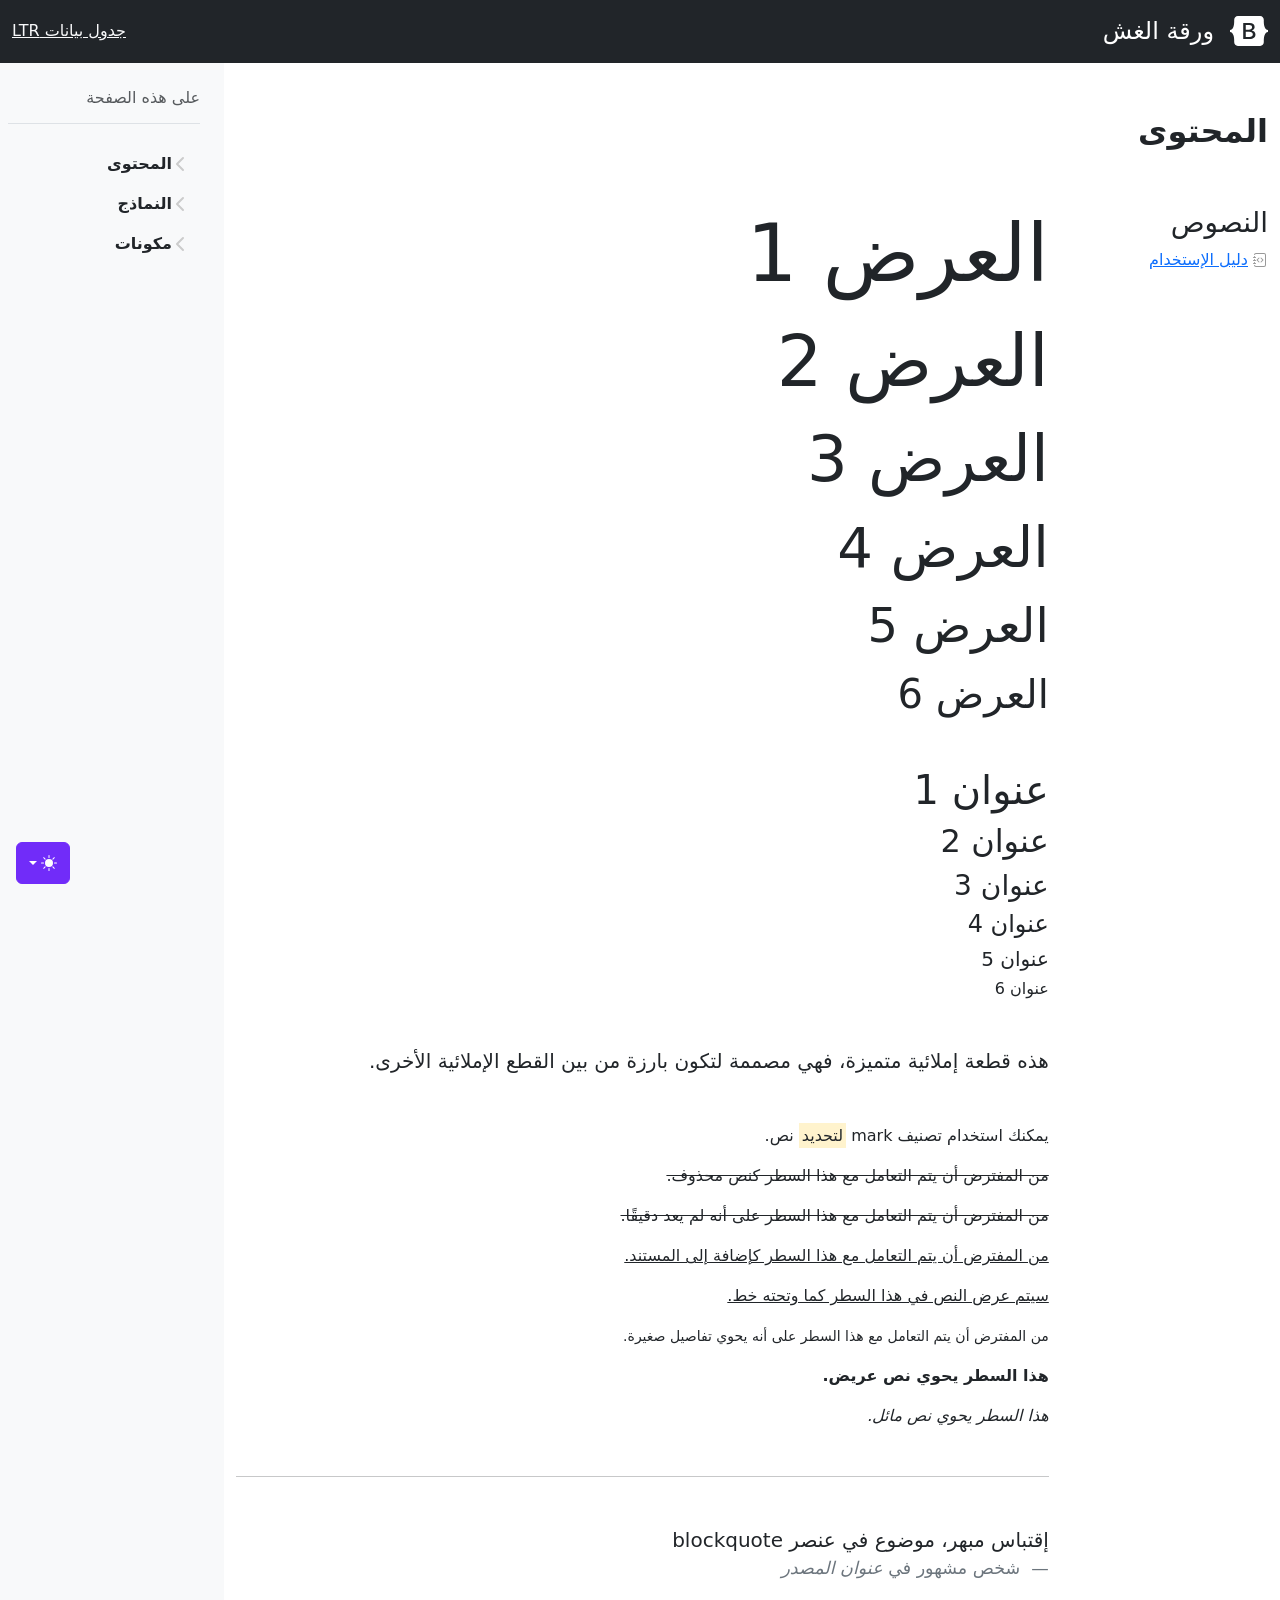
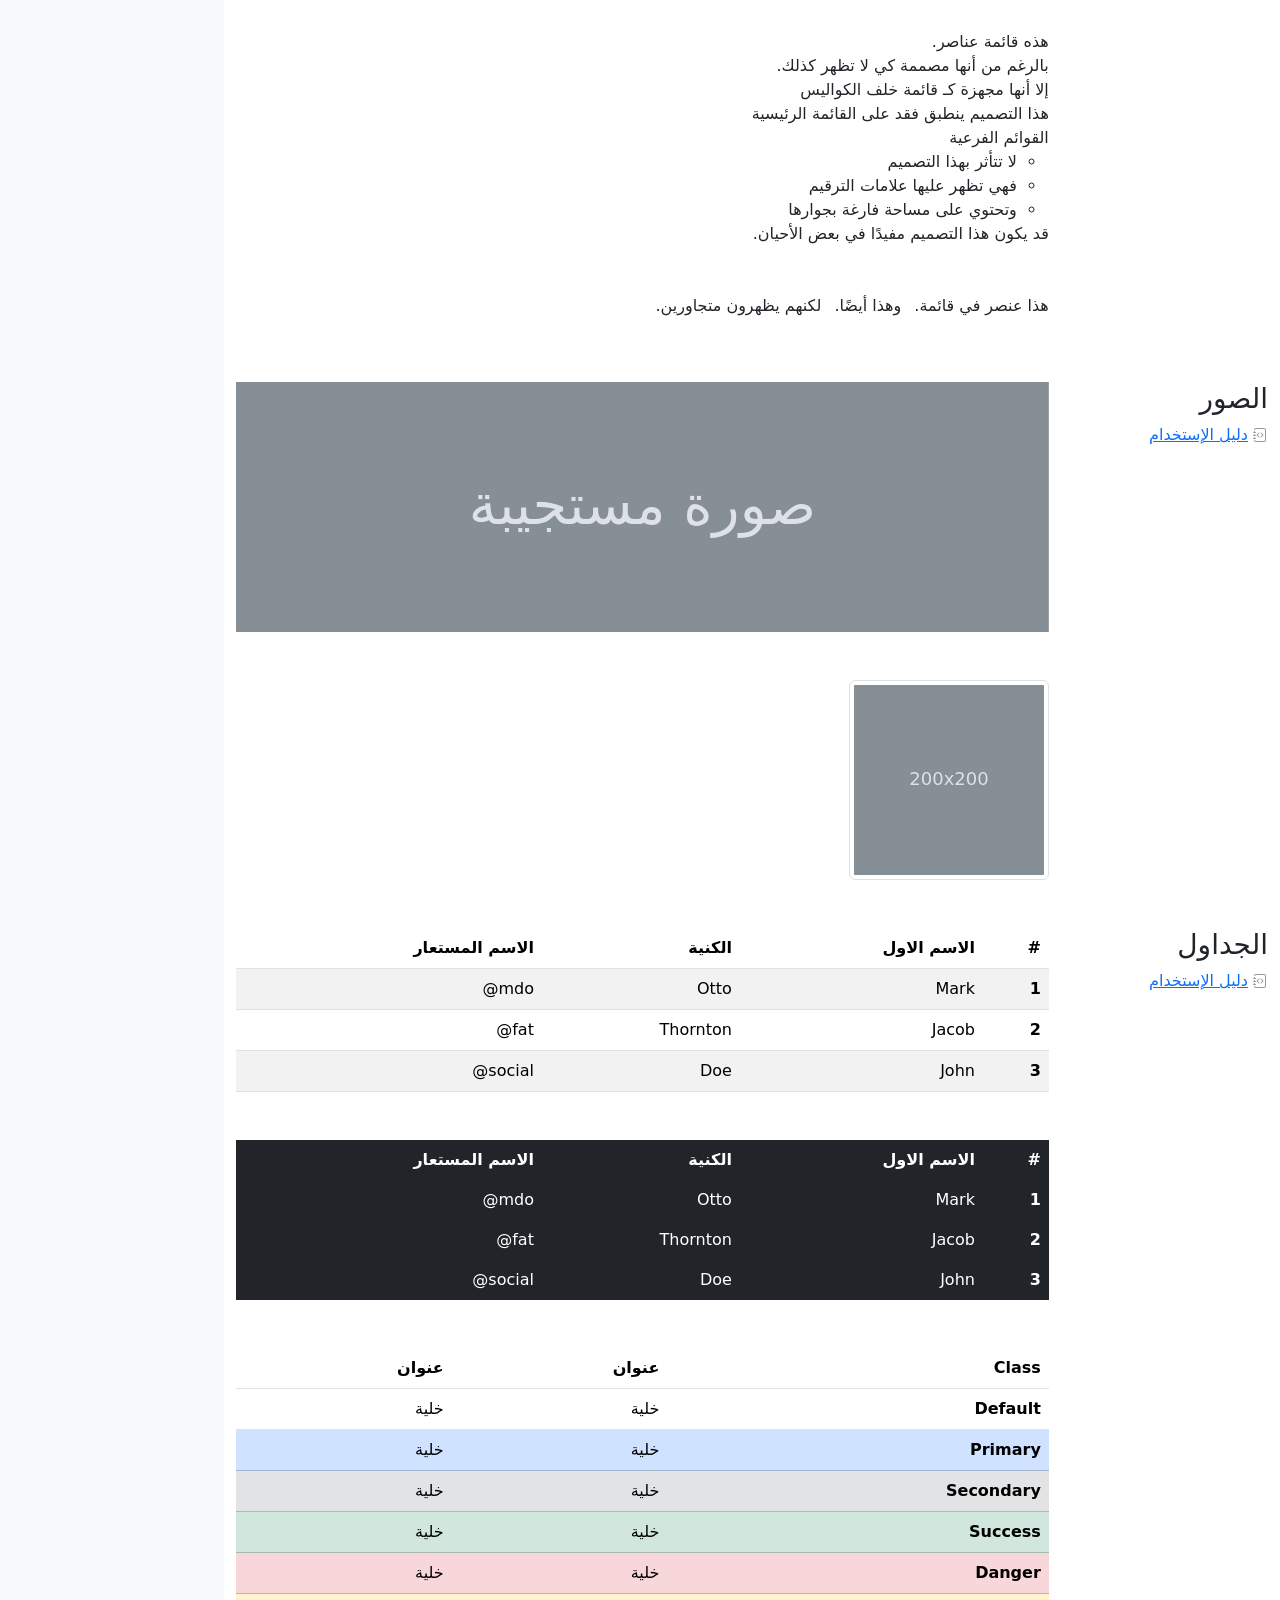
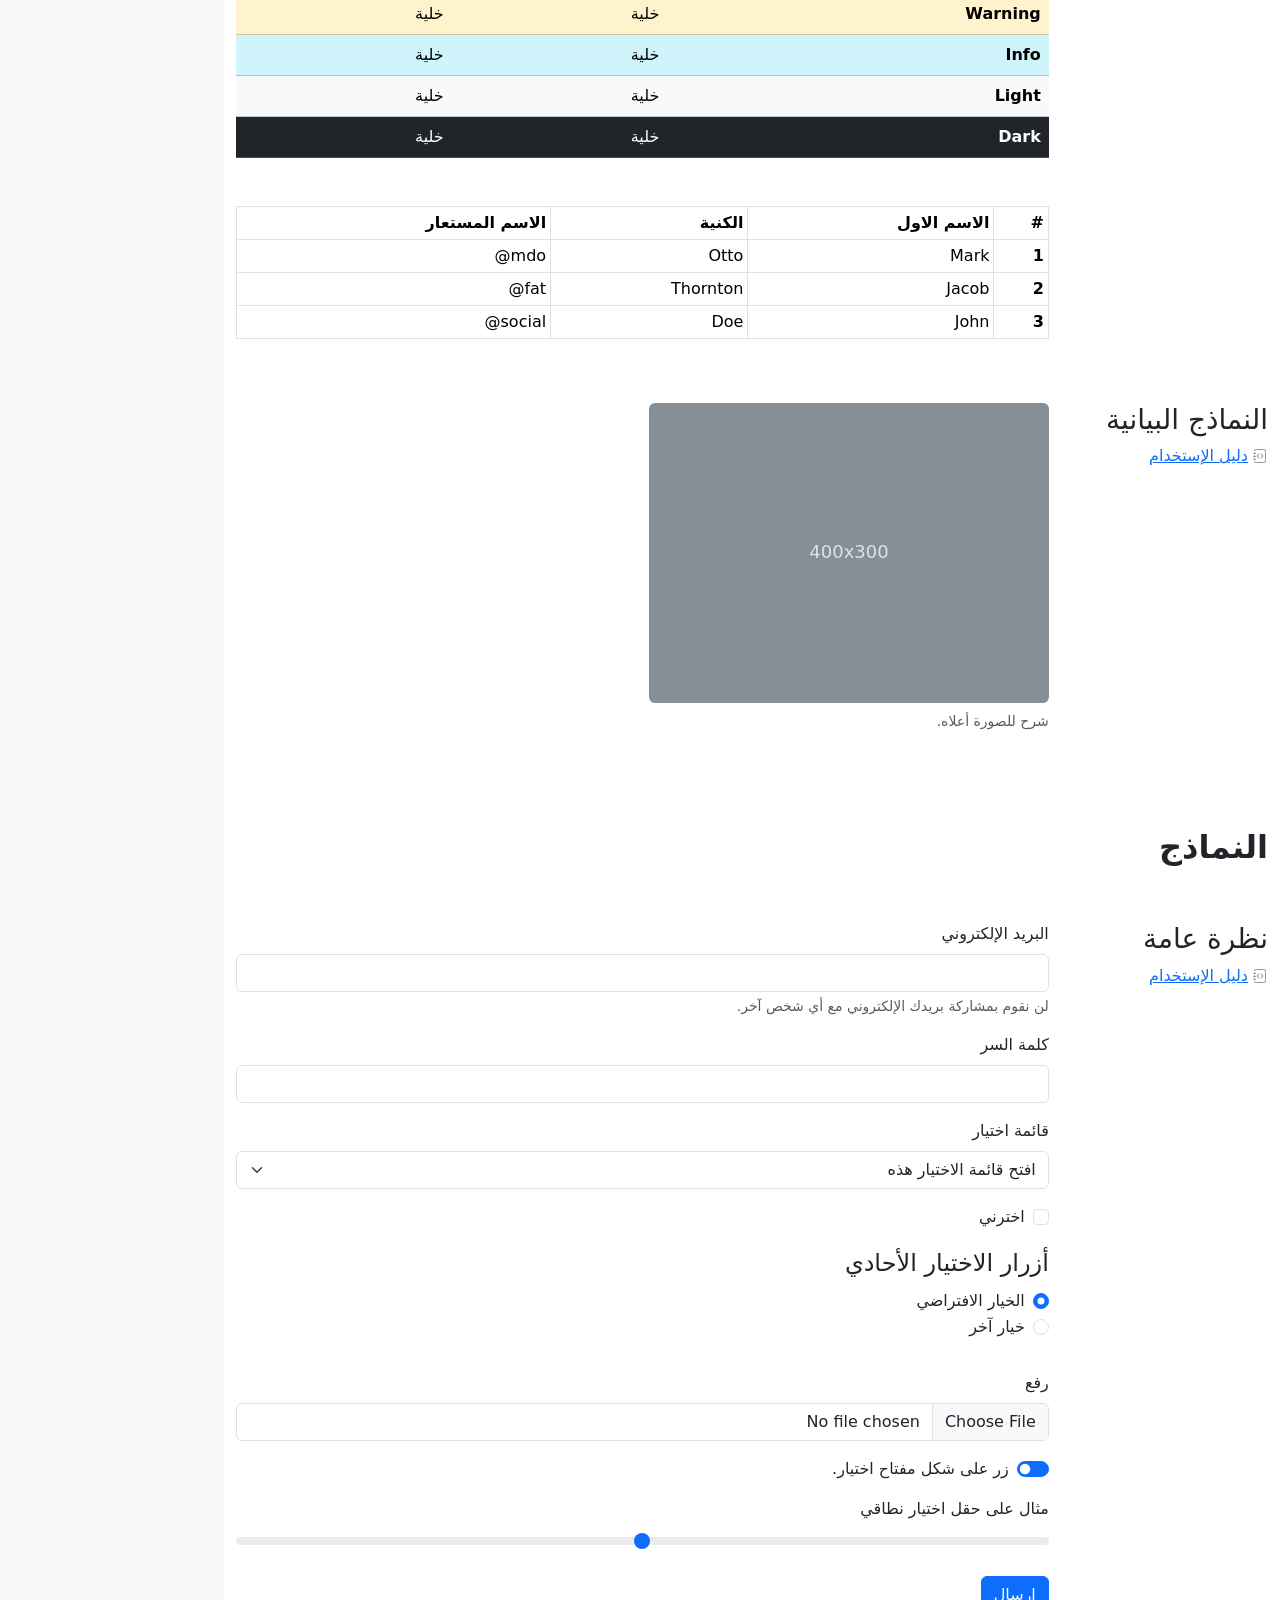
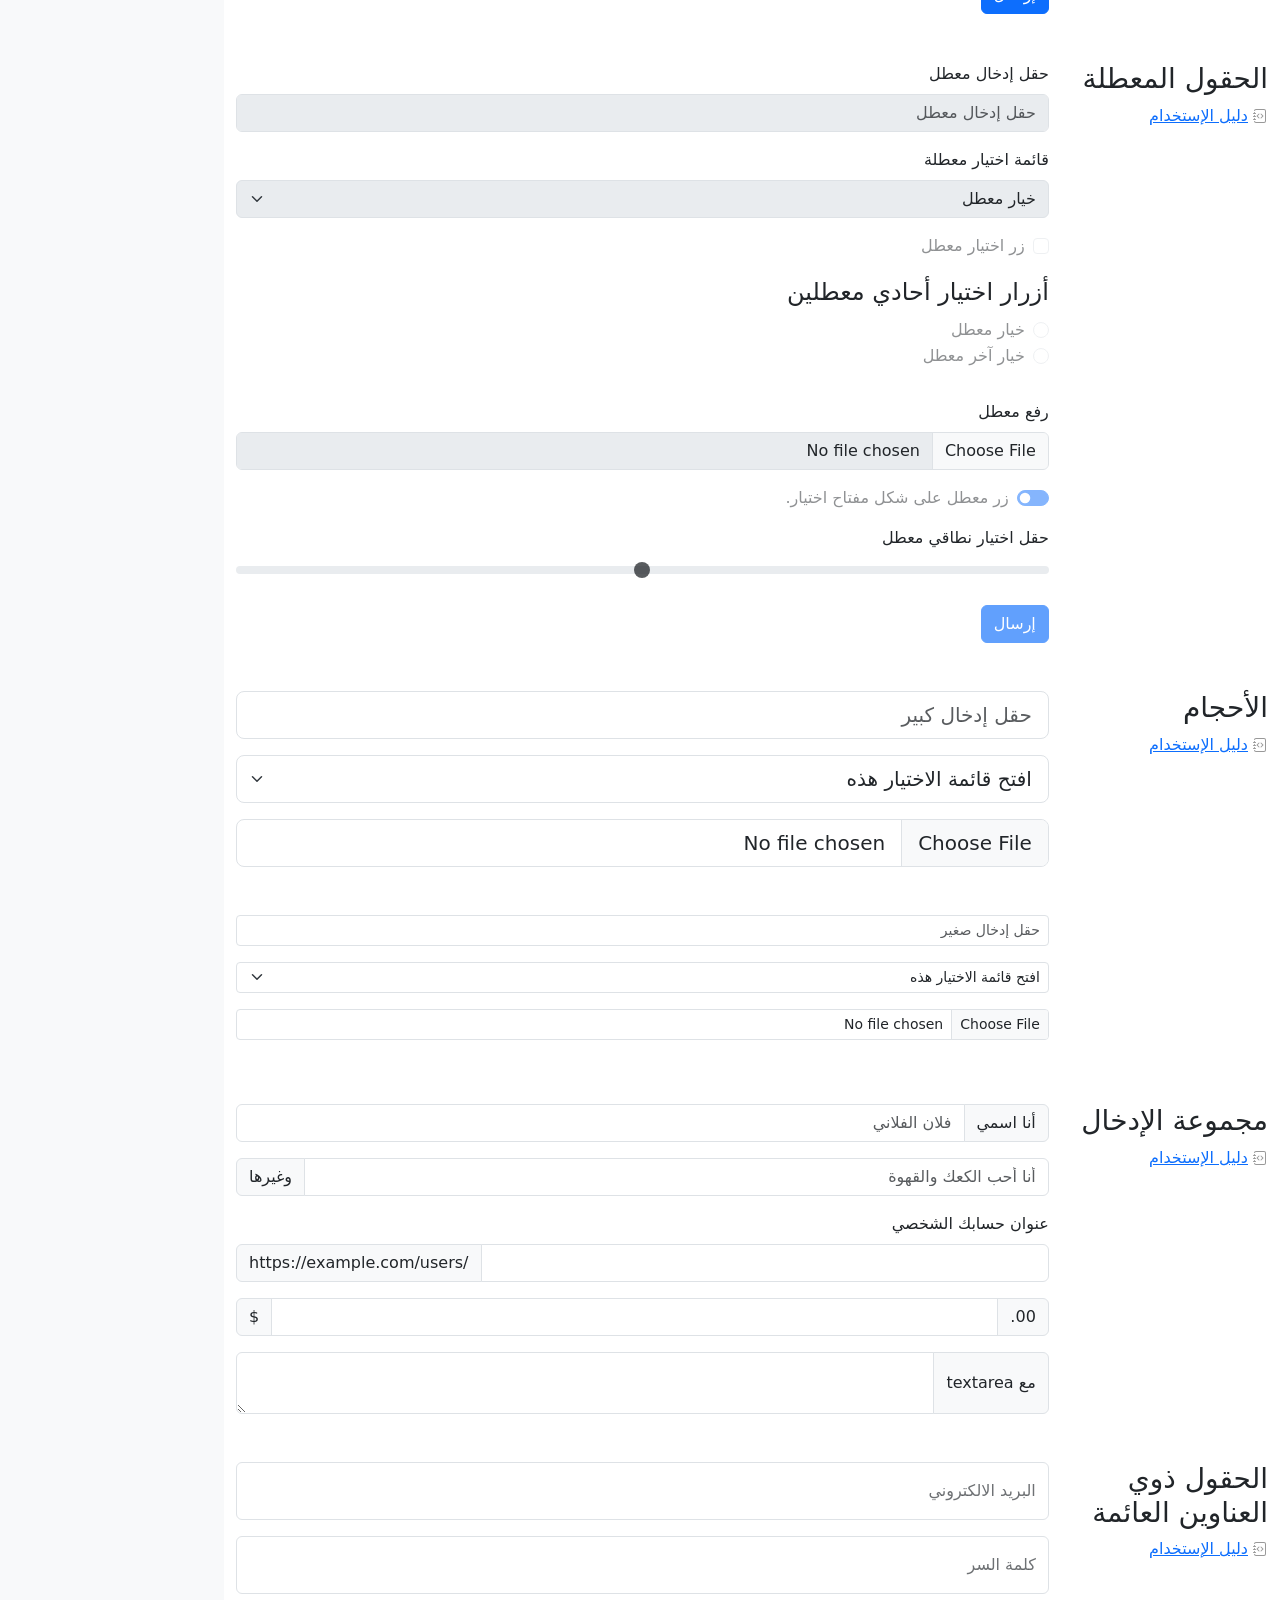
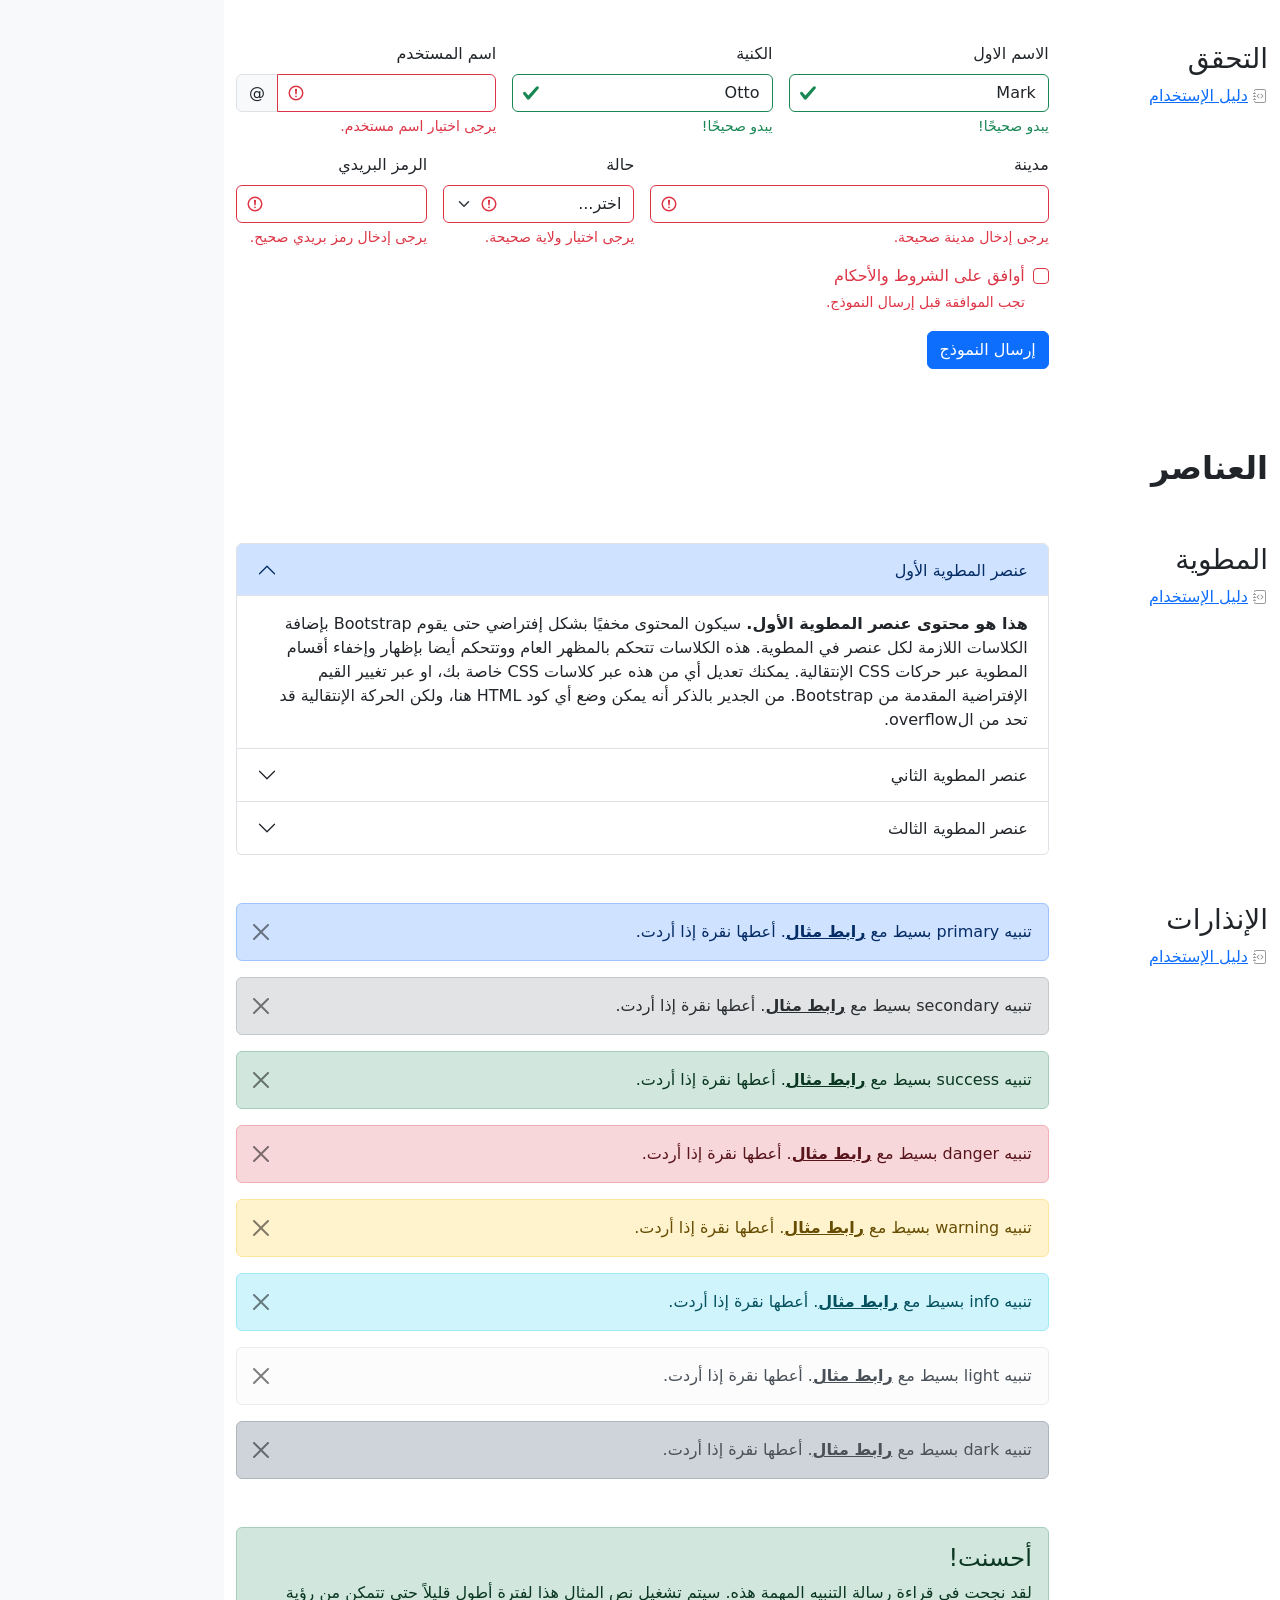
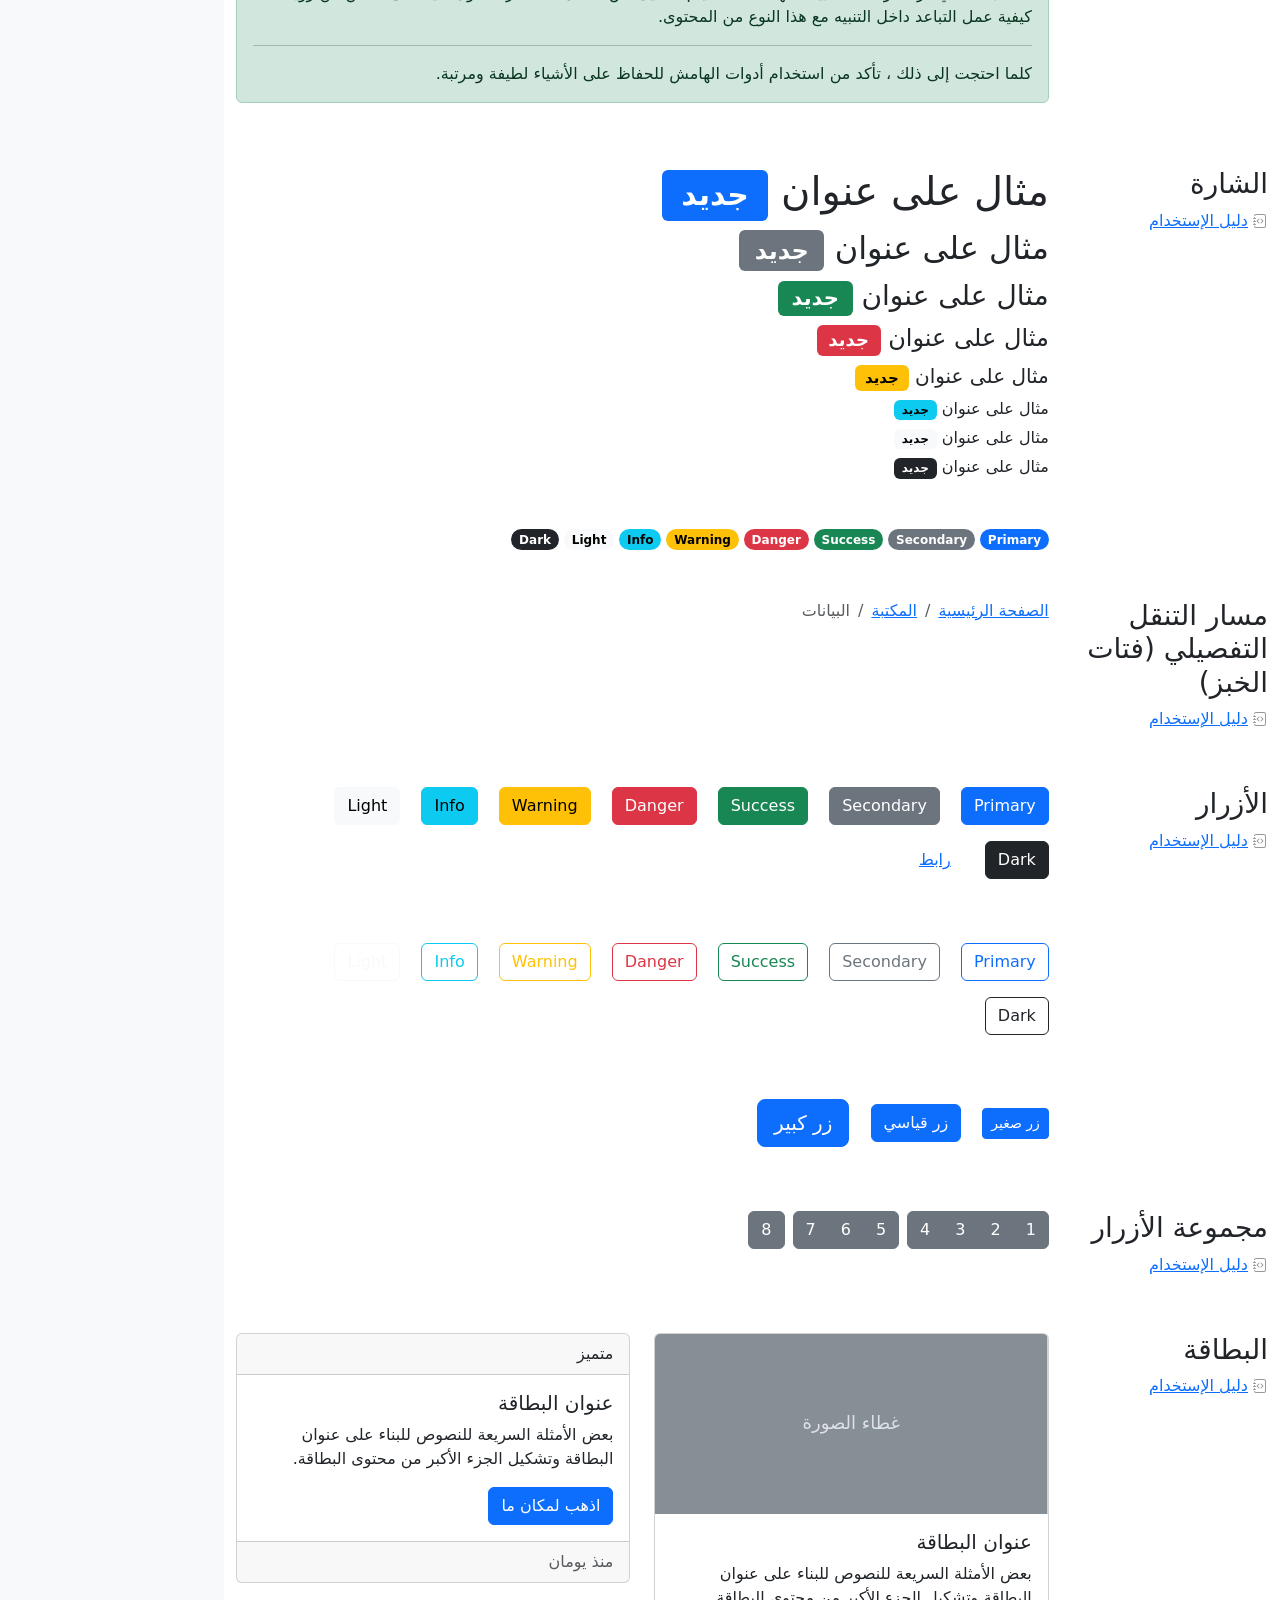
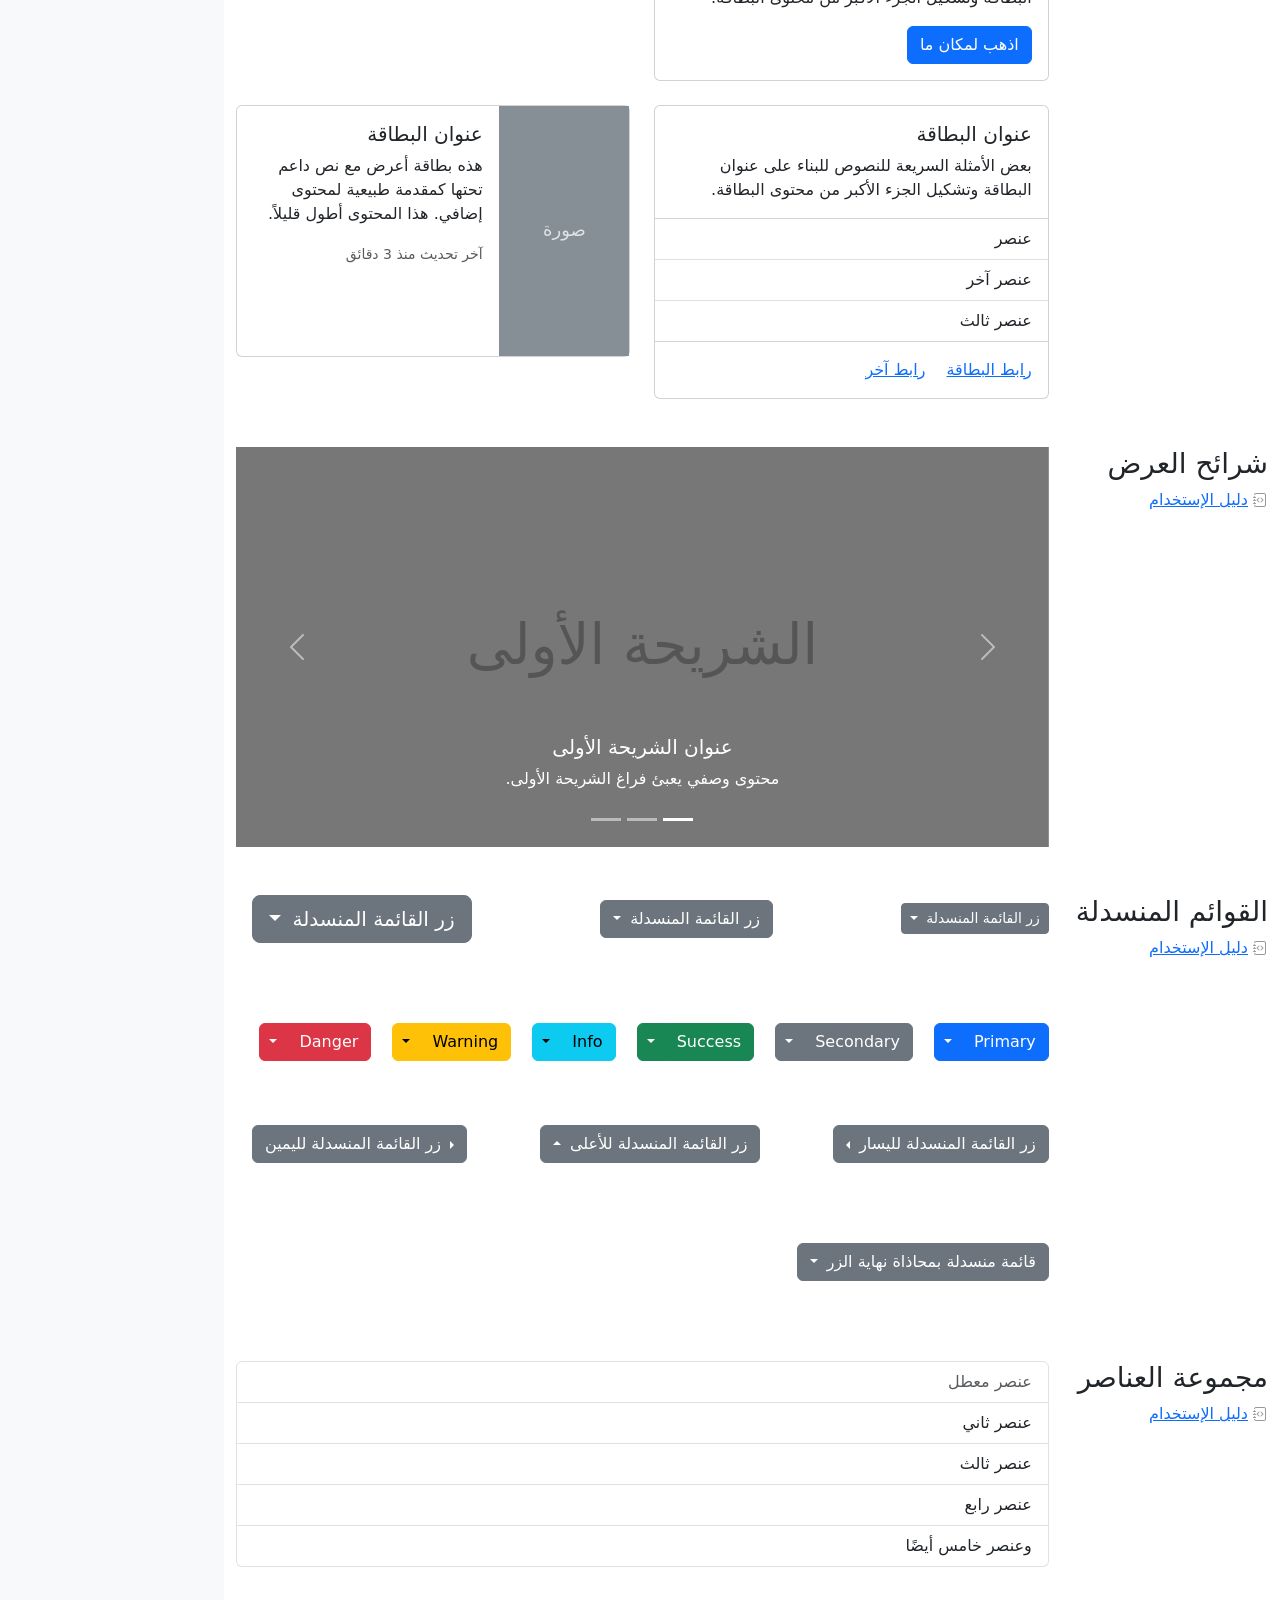
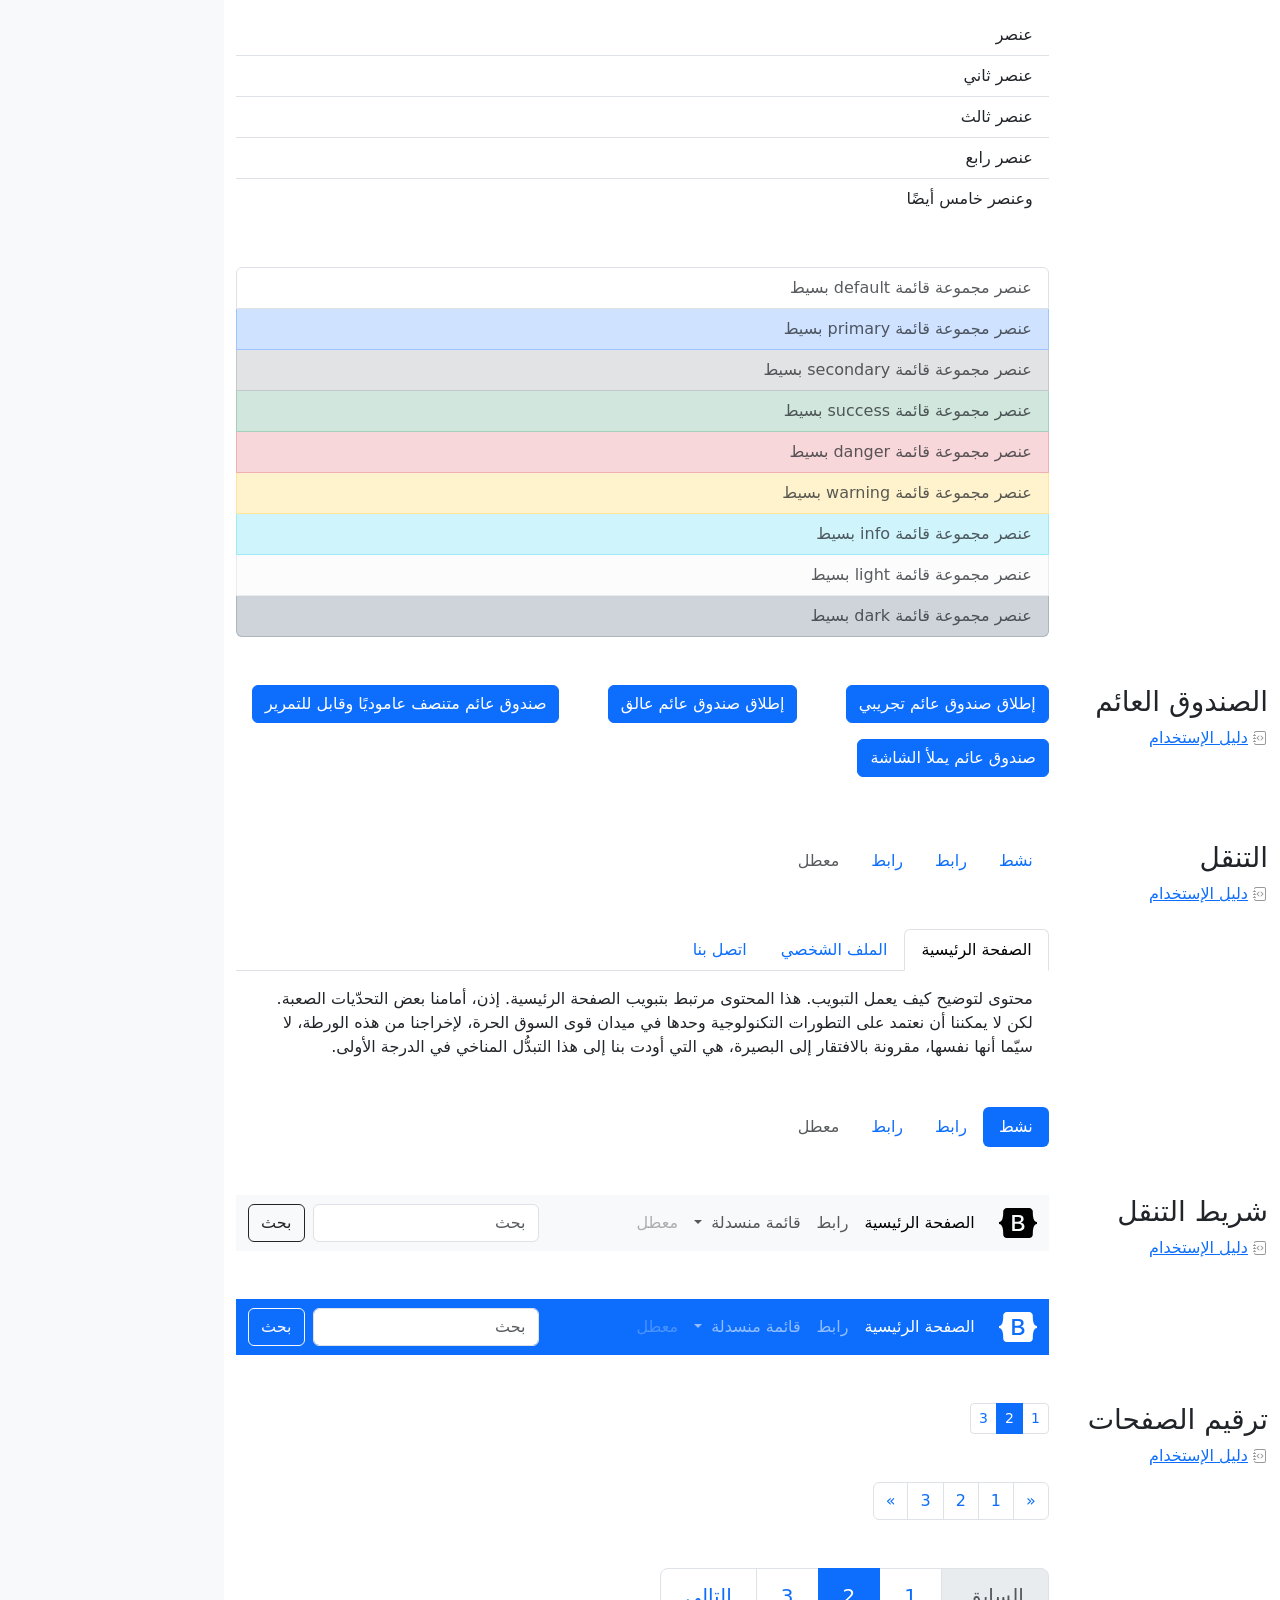
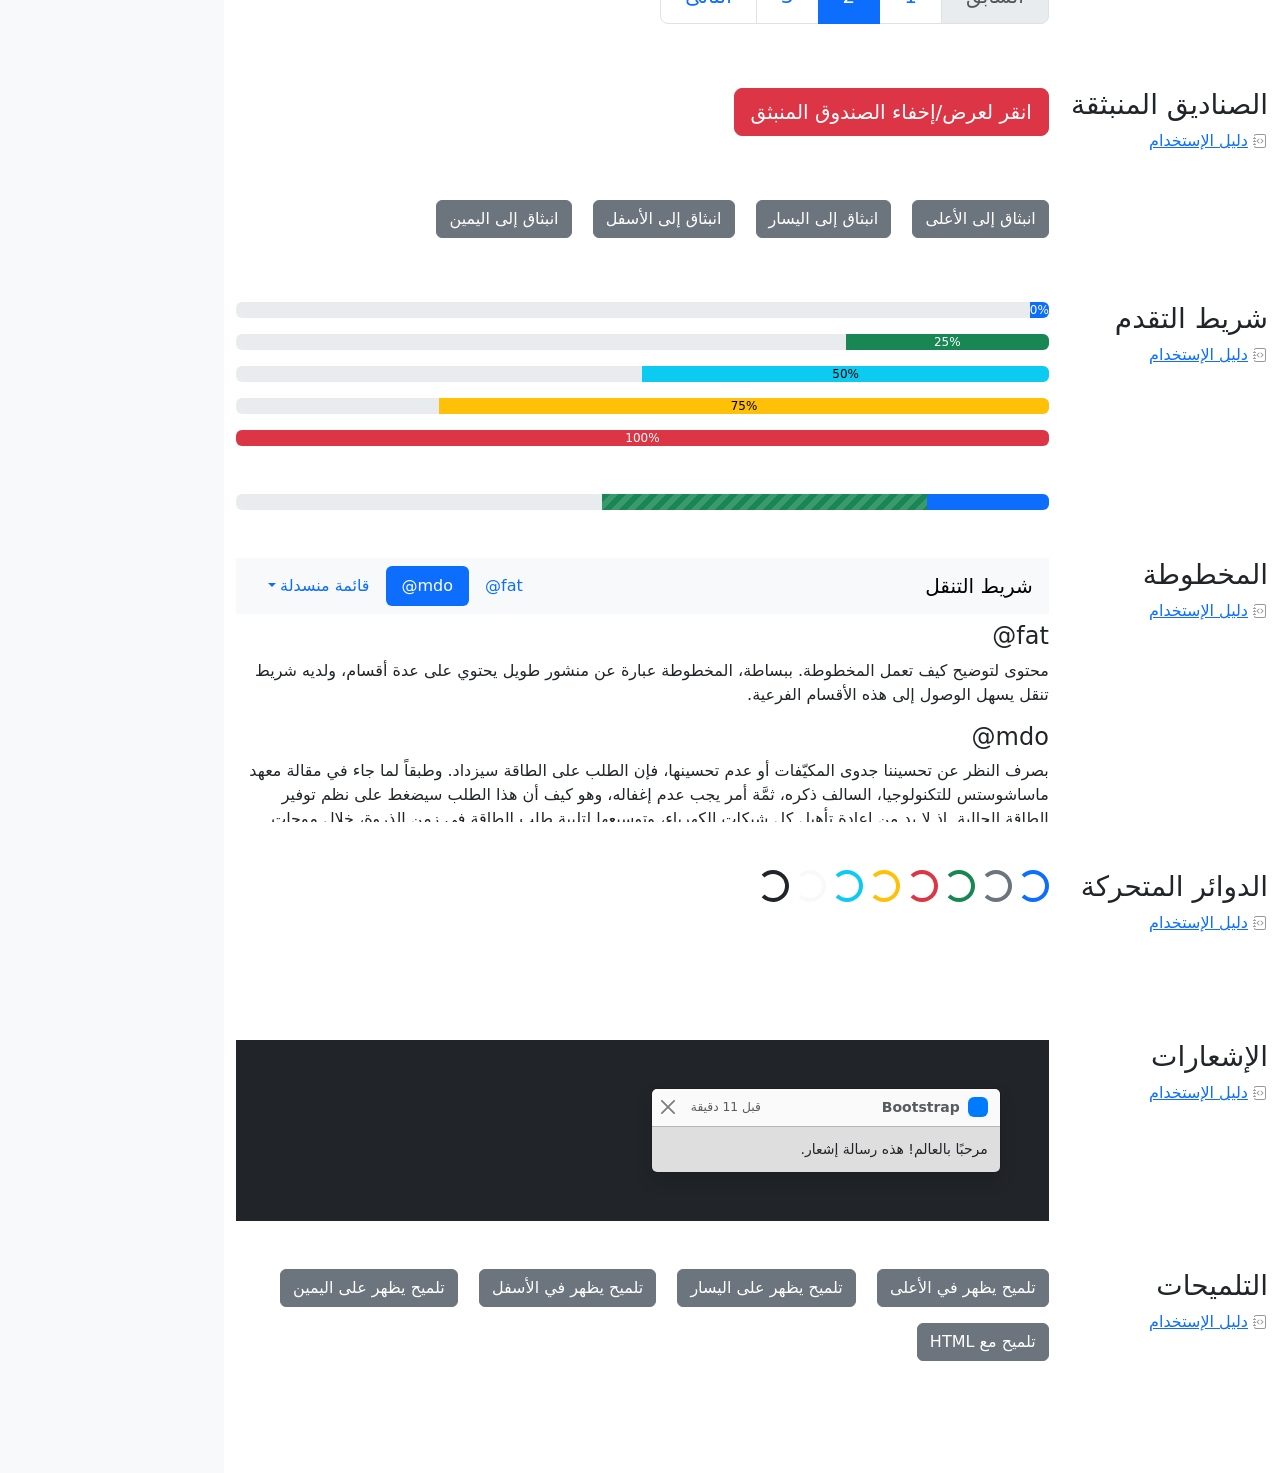
<file: site/bootstrap-5.3.8-examples/cheatsheet-rtl/index.html>
<!doctype html>
<html lang="ar" dir="rtl" data-bs-theme="auto">
  <head>
    <meta charset="utf-8" />
    <meta name="viewport" content="width=device-width, initial-scale=1" />
    <meta name="description" content="" />
    <meta
      name="author"
      content="Mark Otto, Jacob Thornton, and Bootstrap contributors"
    />
    <meta name="generator" content="Astro v5.13.2" />
    <title>ورقة الغش · Bootstrap v5.3</title>
    <link
      rel="canonical"
      href="https://getbootstrap.com/docs/5.3/examples/cheatsheet-rtl/"
    />
    <script src="../assets/js/color-modes.js"></script>
    <link href="../assets/dist/css/bootstrap.rtl.min.css" rel="stylesheet" />
    <meta name="theme-color" content="#712cf9" />
    <link href="../cheatsheet/cheatsheet.rtl.css" rel="stylesheet" />
    <style>
      .bd-placeholder-img {
        font-size: 1.125rem;
        text-anchor: middle;
        -webkit-user-select: none;
        -moz-user-select: none;
        user-select: none;
      }
      @media (min-width: 768px) {
        .bd-placeholder-img-lg {
          font-size: 3.5rem;
        }
      }
      .b-example-divider {
        width: 100%;
        height: 3rem;
        background-color: #0000001a;
        border: solid rgba(0, 0, 0, 0.15);
        border-width: 1px 0;
        box-shadow:
          inset 0 0.5em 1.5em #0000001a,
          inset 0 0.125em 0.5em #00000026;
      }
      .b-example-vr {
        flex-shrink: 0;
        width: 1.5rem;
        height: 100vh;
      }
      .bi {
        vertical-align: -0.125em;
        fill: currentColor;
      }
      .nav-scroller {
        position: relative;
        z-index: 2;
        height: 2.75rem;
        overflow-y: hidden;
      }
      .nav-scroller .nav {
        display: flex;
        flex-wrap: nowrap;
        padding-bottom: 1rem;
        margin-top: -1px;
        overflow-x: auto;
        text-align: center;
        white-space: nowrap;
        -webkit-overflow-scrolling: touch;
      }
      .btn-bd-primary {
        --bd-violet-bg: #712cf9;
        --bd-violet-rgb: 112.520718, 44.062154, 249.437846;
        --bs-btn-font-weight: 600;
        --bs-btn-color: var(--bs-white);
        --bs-btn-bg: var(--bd-violet-bg);
        --bs-btn-border-color: var(--bd-violet-bg);
        --bs-btn-hover-color: var(--bs-white);
        --bs-btn-hover-bg: #6528e0;
        --bs-btn-hover-border-color: #6528e0;
        --bs-btn-focus-shadow-rgb: var(--bd-violet-rgb);
        --bs-btn-active-color: var(--bs-btn-hover-color);
        --bs-btn-active-bg: #5a23c8;
        --bs-btn-active-border-color: #5a23c8;
      }
      .bd-mode-toggle {
        z-index: 1500;
      }
      .bd-mode-toggle .bi {
        width: 1em;
        height: 1em;
      }
      .bd-mode-toggle .dropdown-menu .active .bi {
        display: block !important;
      }
    </style>
  </head>
  <body class="bg-body-tertiary">
    <svg xmlns="http://www.w3.org/2000/svg" class="d-none">
      <symbol id="check2" viewBox="0 0 16 16">
        <path
          d="M13.854 3.646a.5.5 0 0 1 0 .708l-7 7a.5.5 0 0 1-.708 0l-3.5-3.5a.5.5 0 1 1 .708-.708L6.5 10.293l6.646-6.647a.5.5 0 0 1 .708 0z"
        ></path>
      </symbol>
      <symbol id="circle-half" viewBox="0 0 16 16">
        <path
          d="M8 15A7 7 0 1 0 8 1v14zm0 1A8 8 0 1 1 8 0a8 8 0 0 1 0 16z"
        ></path>
      </symbol>
      <symbol id="moon-stars-fill" viewBox="0 0 16 16">
        <path
          d="M6 .278a.768.768 0 0 1 .08.858 7.208 7.208 0 0 0-.878 3.46c0 4.021 3.278 7.277 7.318 7.277.527 0 1.04-.055 1.533-.16a.787.787 0 0 1 .81.316.733.733 0 0 1-.031.893A8.349 8.349 0 0 1 8.344 16C3.734 16 0 12.286 0 7.71 0 4.266 2.114 1.312 5.124.06A.752.752 0 0 1 6 .278z"
        ></path>
        <path
          d="M10.794 3.148a.217.217 0 0 1 .412 0l.387 1.162c.173.518.579.924 1.097 1.097l1.162.387a.217.217 0 0 1 0 .412l-1.162.387a1.734 1.734 0 0 0-1.097 1.097l-.387 1.162a.217.217 0 0 1-.412 0l-.387-1.162A1.734 1.734 0 0 0 9.31 6.593l-1.162-.387a.217.217 0 0 1 0-.412l1.162-.387a1.734 1.734 0 0 0 1.097-1.097l.387-1.162zM13.863.099a.145.145 0 0 1 .274 0l.258.774c.115.346.386.617.732.732l.774.258a.145.145 0 0 1 0 .274l-.774.258a1.156 1.156 0 0 0-.732.732l-.258.774a.145.145 0 0 1-.274 0l-.258-.774a1.156 1.156 0 0 0-.732-.732l-.774-.258a.145.145 0 0 1 0-.274l.774-.258c.346-.115.617-.386.732-.732L13.863.1z"
        ></path>
      </symbol>
      <symbol id="sun-fill" viewBox="0 0 16 16">
        <path
          d="M8 12a4 4 0 1 0 0-8 4 4 0 0 0 0 8zM8 0a.5.5 0 0 1 .5.5v2a.5.5 0 0 1-1 0v-2A.5.5 0 0 1 8 0zm0 13a.5.5 0 0 1 .5.5v2a.5.5 0 0 1-1 0v-2A.5.5 0 0 1 8 13zm8-5a.5.5 0 0 1-.5.5h-2a.5.5 0 0 1 0-1h2a.5.5 0 0 1 .5.5zM3 8a.5.5 0 0 1-.5.5h-2a.5.5 0 0 1 0-1h2A.5.5 0 0 1 3 8zm10.657-5.657a.5.5 0 0 1 0 .707l-1.414 1.415a.5.5 0 1 1-.707-.708l1.414-1.414a.5.5 0 0 1 .707 0zm-9.193 9.193a.5.5 0 0 1 0 .707L3.05 13.657a.5.5 0 0 1-.707-.707l1.414-1.414a.5.5 0 0 1 .707 0zm9.193 2.121a.5.5 0 0 1-.707 0l-1.414-1.414a.5.5 0 0 1 .707-.707l1.414 1.414a.5.5 0 0 1 0 .707zM4.464 4.465a.5.5 0 0 1-.707 0L2.343 3.05a.5.5 0 1 1 .707-.707l1.414 1.414a.5.5 0 0 1 0 .708z"
        ></path>
      </symbol>
    </svg>
    <div
      class="dropdown position-fixed bottom-0 end-0 mb-3 me-3 bd-mode-toggle"
    >
      <button
        class="btn btn-bd-primary py-2 dropdown-toggle d-flex align-items-center"
        id="bd-theme"
        type="button"
        aria-expanded="false"
        data-bs-toggle="dropdown"
        aria-label="Toggle theme (auto)"
      >
        <svg class="bi my-1 theme-icon-active" aria-hidden="true">
          <use href="#circle-half"></use>
        </svg>
        <span class="visually-hidden" id="bd-theme-text">Toggle theme</span>
      </button>
      <ul
        class="dropdown-menu dropdown-menu-end shadow"
        aria-labelledby="bd-theme-text"
      >
        <li>
          <button
            type="button"
            class="dropdown-item d-flex align-items-center"
            data-bs-theme-value="light"
            aria-pressed="false"
          >
            <svg class="bi me-2 opacity-50" aria-hidden="true">
              <use href="#sun-fill"></use>
            </svg>
            Light
            <svg class="bi ms-auto d-none" aria-hidden="true">
              <use href="#check2"></use>
            </svg>
          </button>
        </li>
        <li>
          <button
            type="button"
            class="dropdown-item d-flex align-items-center"
            data-bs-theme-value="dark"
            aria-pressed="false"
          >
            <svg class="bi me-2 opacity-50" aria-hidden="true">
              <use href="#moon-stars-fill"></use>
            </svg>
            Dark
            <svg class="bi ms-auto d-none" aria-hidden="true">
              <use href="#check2"></use>
            </svg>
          </button>
        </li>
        <li>
          <button
            type="button"
            class="dropdown-item d-flex align-items-center active"
            data-bs-theme-value="auto"
            aria-pressed="true"
          >
            <svg class="bi me-2 opacity-50" aria-hidden="true">
              <use href="#circle-half"></use>
            </svg>
            Auto
            <svg class="bi ms-auto d-none" aria-hidden="true">
              <use href="#check2"></use>
            </svg>
          </button>
        </li>
      </ul>
    </div>
    <header
      class="bd-header bg-dark py-3 d-flex align-items-stretch border-bottom border-dark"
    >
      <div class="container-fluid d-flex align-items-center">
        <h1 class="d-flex align-items-center fs-4 text-white mb-0">
          <img
            src="../assets/brand/bootstrap-logo-white.svg"
            width="38"
            height="30"
            class="me-3"
            alt="Bootstrap"
          />
          ورقة الغش
        </h1>
        <a
          href="../examples/cheatsheet/"
          class="ms-auto link-light"
          hreflang="en"
          >جدول بيانات LTR</a
        >
      </div>
    </header>
    <aside
      class="bd-aside sticky-xl-top text-body-secondary align-self-start mb-3 mb-xl-5 px-2"
    >
      <h2 class="h6 pt-4 pb-3 mb-4 border-bottom">على هذه الصفحة</h2>
      <nav class="small" id="toc">
        <ul class="list-unstyled">
          <li class="my-2">
            <button
              type="button"
              class="btn d-inline-flex align-items-center collapsed border-0"
              data-bs-toggle="collapse"
              aria-expanded="false"
              data-bs-target="#contents-collapse"
              aria-controls="contents-collapse"
            >
              المحتوى
            </button>
            <ul class="list-unstyled ps-3 collapse" id="contents-collapse">
              <li>
                <a
                  class="d-inline-flex align-items-center rounded text-decoration-none"
                  href="#typography"
                  >النصوص</a
                >
              </li>
              <li>
                <a
                  class="d-inline-flex align-items-center rounded text-decoration-none"
                  href="#images"
                  >الصور</a
                >
              </li>
              <li>
                <a
                  class="d-inline-flex align-items-center rounded text-decoration-none"
                  href="#tables"
                  >الجداول</a
                >
              </li>
              <li>
                <a
                  class="d-inline-flex align-items-center rounded text-decoration-none"
                  href="#figures"
                  >النماذج البيانية</a
                >
              </li>
            </ul>
          </li>
          <li class="my-2">
            <button
              type="button"
              class="btn d-inline-flex align-items-center collapsed border-0"
              data-bs-toggle="collapse"
              aria-expanded="false"
              data-bs-target="#forms-collapse"
              aria-controls="forms-collapse"
            >
              النماذج
            </button>
            <ul class="list-unstyled ps-3 collapse" id="forms-collapse">
              <li>
                <a
                  class="d-inline-flex align-items-center rounded text-decoration-none"
                  href="#overview"
                  >نظرة عامة</a
                >
              </li>
              <li>
                <a
                  class="d-inline-flex align-items-center rounded text-decoration-none"
                  href="#disabled-forms"
                  >الحقول المعطلة</a
                >
              </li>
              <li>
                <a
                  class="d-inline-flex align-items-center rounded text-decoration-none"
                  href="#sizing"
                  >الأحجام</a
                >
              </li>
              <li>
                <a
                  class="d-inline-flex align-items-center rounded text-decoration-none"
                  href="#input-group"
                  >مجموعة الإدخال</a
                >
              </li>
              <li>
                <a
                  class="d-inline-flex align-items-center rounded text-decoration-none"
                  href="#floating-labels"
                  >الحقول ذوي العناوين العائمة</a
                >
              </li>
              <li>
                <a
                  class="d-inline-flex align-items-center rounded text-decoration-none"
                  href="#validation"
                  >التحقق</a
                >
              </li>
            </ul>
          </li>
          <li class="my-2">
            <button
              type="button"
              class="btn d-inline-flex align-items-center collapsed border-0"
              data-bs-toggle="collapse"
              aria-expanded="false"
              data-bs-target="#components-collapse"
              aria-controls="components-collapse"
            >
              مكونات
            </button>
            <ul class="list-unstyled ps-3 collapse" id="components-collapse">
              <li>
                <a
                  class="d-inline-flex align-items-center rounded text-decoration-none"
                  href="#accordion"
                  >المطوية</a
                >
              </li>
              <li>
                <a
                  class="d-inline-flex align-items-center rounded text-decoration-none"
                  href="#alerts"
                  >الإنذارات</a
                >
              </li>
              <li>
                <a
                  class="d-inline-flex align-items-center rounded text-decoration-none"
                  href="#badge"
                  >الشارة</a
                >
              </li>
              <li>
                <a
                  class="d-inline-flex align-items-center rounded text-decoration-none"
                  href="#breadcrumb"
                  >مسار التنقل التفصيلي</a
                >
              </li>
              <li>
                <a
                  class="d-inline-flex align-items-center rounded text-decoration-none"
                  href="#buttons"
                  >الأزرار</a
                >
              </li>
              <li>
                <a
                  class="d-inline-flex align-items-center rounded text-decoration-none"
                  href="#button-group"
                  >مجموعة الأزرار</a
                >
              </li>
              <li>
                <a
                  class="d-inline-flex align-items-center rounded text-decoration-none"
                  href="#card"
                  >البطاقة</a
                >
              </li>
              <li>
                <a
                  class="d-inline-flex align-items-center rounded text-decoration-none"
                  href="#carousel"
                  >شرائح العرض</a
                >
              </li>
              <li>
                <a
                  class="d-inline-flex align-items-center rounded text-decoration-none"
                  href="#dropdowns"
                  >القوائم المنسدلة</a
                >
              </li>
              <li>
                <a
                  class="d-inline-flex align-items-center rounded text-decoration-none"
                  href="#list-group"
                  >مجموعة العناصر</a
                >
              </li>
              <li>
                <a
                  class="d-inline-flex align-items-center rounded text-decoration-none"
                  href="#modal"
                  >الصندوق العائم</a
                >
              </li>
              <li>
                <a
                  class="d-inline-flex align-items-center rounded text-decoration-none"
                  href="#navs"
                  >التنقل</a
                >
              </li>
              <li>
                <a
                  class="d-inline-flex align-items-center rounded text-decoration-none"
                  href="#navbar"
                  >شريط التنقل</a
                >
              </li>
              <li>
                <a
                  class="d-inline-flex align-items-center rounded text-decoration-none"
                  href="#pagination"
                  >ترقيم الصفحات</a
                >
              </li>
              <li>
                <a
                  class="d-inline-flex align-items-center rounded text-decoration-none"
                  href="#popovers"
                  >الصناديق المنبثقة</a
                >
              </li>
              <li>
                <a
                  class="d-inline-flex align-items-center rounded text-decoration-none"
                  href="#progress"
                  >شريط التقدم</a
                >
              </li>
              <li>
                <a
                  class="d-inline-flex align-items-center rounded text-decoration-none"
                  href="#scrollspy"
                  >المخطوطة</a
                >
              </li>
              <li>
                <a
                  class="d-inline-flex align-items-center rounded text-decoration-none"
                  href="#spinners"
                  >الدوائر المتحركة</a
                >
              </li>
              <li>
                <a
                  class="d-inline-flex align-items-center rounded text-decoration-none"
                  href="#toasts"
                  >الإشعارات</a
                >
              </li>
              <li>
                <a
                  class="d-inline-flex align-items-center rounded text-decoration-none"
                  href="#tooltips"
                  >التلميحات</a
                >
              </li>
            </ul>
          </li>
        </ul>
      </nav>
    </aside>
    <main class="bd-cheatsheet container-fluid bg-body">
      <section id="content">
        <h2 class="sticky-xl-top fw-bold pt-3 pt-xl-5 pb-2 pb-xl-3">المحتوى</h2>
        <article class="my-3" id="typography">
          <div
            class="bd-heading sticky-xl-top align-self-start mt-5 mb-3 mt-xl-0 mb-xl-2"
          >
            <h3>النصوص</h3>
            <a
              class="d-flex align-items-center"
              hreflang="en"
              href="../content/typography"
              >دليل الإستخدام</a
            >
          </div>
          <div>
            <div class="bd-example-snippet bd-code-snippet">
              <div class="bd-example m-0 border-0">
                <p class="display-1">العرض 1</p>
                <p class="display-2">العرض 2</p>
                <p class="display-3">العرض 3</p>
                <p class="display-4">العرض 4</p>
                <p class="display-5">العرض 5</p>
                <p class="display-6">العرض 6</p>
              </div>
            </div>
            <div class="bd-example-snippet bd-code-snippet">
              <div class="bd-example m-0 border-0">
                <p class="h1">عنوان 1</p>
                <p class="h2">عنوان 2</p>
                <p class="h3">عنوان 3</p>
                <p class="h4">عنوان 4</p>
                <p class="h5">عنوان 5</p>
                <p class="h6">عنوان 6</p>
              </div>
            </div>
            <div class="bd-example-snippet bd-code-snippet">
              <div class="bd-example m-0 border-0">
                <p class="lead">
                  هذه قطعة إملائية متميزة، فهي مصممة لتكون بارزة من بين القطع
                  الإملائية الأخرى.
                </p>
              </div>
            </div>
            <div class="bd-example-snippet bd-code-snippet">
              <div class="bd-example m-0 border-0">
                <p>يمكنك استخدام تصنيف mark <mark>لتحديد</mark> نص.</p>
                <p>
                  <del>من المفترض أن يتم التعامل مع هذا السطر كنص محذوف.</del>
                </p>
                <p>
                  <s
                    >من المفترض أن يتم التعامل مع هذا السطر على أنه لم يعد
                    دقيقًا.</s
                  >
                </p>
                <p>
                  <ins
                    >من المفترض أن يتم التعامل مع هذا السطر كإضافة إلى
                    المستند.</ins
                  >
                </p>
                <p><u>سيتم عرض النص في هذا السطر كما وتحته خط.</u></p>
                <p>
                  <small
                    >من المفترض أن يتم التعامل مع هذا السطر على أنه يحوي تفاصيل
                    صغيرة.</small
                  >
                </p>
                <p><strong>هذا السطر يحوي نص عريض.</strong></p>
                <p><em>هذا السطر يحوي نص مائل.</em></p>
              </div>
            </div>
            <div class="bd-example-snippet bd-code-snippet">
              <div class="bd-example m-0 border-0">
                <hr />
              </div>
            </div>
            <div class="bd-example-snippet bd-code-snippet">
              <div class="bd-example m-0 border-0">
                <blockquote class="blockquote">
                  <p>إقتباس مبهر، موضوع في عنصر blockquote</p>
                  <footer class="blockquote-footer">
                    شخص مشهور في
                    <cite title="عنوان المصدر"> عنوان المصدر </cite>
                  </footer>
                </blockquote>
              </div>
            </div>
            <div class="bd-example-snippet bd-code-snippet">
              <div class="bd-example m-0 border-0">
                <ul class="list-unstyled">
                  <li>هذه قائمة عناصر.</li>
                  <li>بالرغم من أنها مصممة كي لا تظهر كذلك.</li>
                  <li>إلا أنها مجهزة كـ قائمة خلف الكواليس</li>
                  <li>هذا التصميم ينطبق فقد على القائمة الرئيسية</li>
                  <li>
                    القوائم الفرعية
                    <ul>
                      <li>لا تتأثر بهذا التصميم</li>
                      <li>فهي تظهر عليها علامات الترقيم</li>
                      <li>وتحتوي على مساحة فارغة بجوارها</li>
                    </ul>
                  </li>
                  <li>قد يكون هذا التصميم مفيدًا في بعض الأحيان.</li>
                </ul>
              </div>
            </div>
            <div class="bd-example-snippet bd-code-snippet">
              <div class="bd-example m-0 border-0">
                <ul class="list-inline">
                  <li class="list-inline-item">هذا عنصر في قائمة.</li>
                  <li class="list-inline-item">وهذا أيضًا.</li>
                  <li class="list-inline-item">لكنهم يظهرون متجاورين.</li>
                </ul>
              </div>
            </div>
          </div>
        </article>
        <article class="my-3" id="images">
          <div
            class="bd-heading sticky-xl-top align-self-start mt-5 mb-3 mt-xl-0 mb-xl-2"
          >
            <h3>الصور</h3>
            <a
              class="d-flex align-items-center"
              hreflang="en"
              href="../content/images"
              >دليل الإستخدام</a
            >
          </div>
          <div>
            <div class="bd-example-snippet bd-code-snippet">
              <div class="bd-example m-0 border-0">
                <svg
                  aria-label="Placeholder: صورة مستجيبة"
                  class="bd-placeholder-img bd-placeholder-img-lg img-fluid"
                  height="250"
                  preserveAspectRatio="xMidYMid slice"
                  role="img"
                  width="100%"
                  xmlns="http://www.w3.org/2000/svg"
                >
                  <title>Placeholder</title>
                  <rect width="100%" height="100%" fill="#868e96" />
                  <text x="50%" y="50%" fill="#dee2e6" dy=".3em">
                    صورة مستجيبة
                  </text>
                </svg>
              </div>
            </div>
            <div class="bd-example-snippet bd-code-snippet">
              <div class="bd-example m-0 border-0">
                <svg
                  aria-label="صورة عنصر نائب مربع عام مع حدود بيضاء حولها ، مما يجعلها تشبه صورة تم التقاطها بكاميرا فورية قديمة: 200x200"
                  class="bd-placeholder-img img-thumbnail"
                  height="200"
                  preserveAspectRatio="xMidYMid slice"
                  role="img"
                  width="200"
                  xmlns="http://www.w3.org/2000/svg"
                >
                  <title>
                    صورة عنصر نائب مربع عام مع حدود بيضاء حولها ، مما يجعلها
                    تشبه صورة تم التقاطها بكاميرا فورية قديمة
                  </title>
                  <rect width="100%" height="100%" fill="#868e96" />
                  <text x="50%" y="50%" fill="#dee2e6" dy=".3em">200x200</text>
                </svg>
              </div>
            </div>
          </div>
        </article>
        <article class="my-3" id="tables">
          <div
            class="bd-heading sticky-xl-top align-self-start mt-5 mb-3 mt-xl-0 mb-xl-2"
          >
            <h3>الجداول</h3>
            <a
              class="d-flex align-items-center"
              hreflang="en"
              href="../content/tables"
              >دليل الإستخدام</a
            >
          </div>
          <div>
            <div class="bd-example-snippet bd-code-snippet">
              <div class="bd-example m-0 border-0">
                <table class="table table-striped">
                  <thead>
                    <tr>
                      <th scope="col">#</th>
                      <th scope="col">الاسم الاول</th>
                      <th scope="col">الكنية</th>
                      <th scope="col">الاسم المستعار</th>
                    </tr>
                  </thead>
                  <tbody>
                    <tr>
                      <th scope="row">1</th>
                      <td>Mark</td>
                      <td>Otto</td>
                      <td><bdo lang="en" dir="ltr">@mdo</bdo></td>
                    </tr>
                    <tr>
                      <th scope="row">2</th>
                      <td>Jacob</td>
                      <td>Thornton</td>
                      <td><bdo lang="en" dir="ltr">@fat</bdo></td>
                    </tr>
                    <tr>
                      <th scope="row">3</th>
                      <td>John</td>
                      <td>Doe</td>
                      <td><bdo lang="en" dir="ltr">@social</bdo></td>
                    </tr>
                  </tbody>
                </table>
              </div>
            </div>
            <div class="bd-example-snippet bd-code-snippet">
              <div class="bd-example m-0 border-0">
                <table class="table table-dark table-borderless">
                  <thead>
                    <tr>
                      <th scope="col">#</th>
                      <th scope="col">الاسم الاول</th>
                      <th scope="col">الكنية</th>
                      <th scope="col">الاسم المستعار</th>
                    </tr>
                  </thead>
                  <tbody>
                    <tr>
                      <th scope="row">1</th>
                      <td>Mark</td>
                      <td>Otto</td>
                      <td><bdo lang="en" dir="ltr">@mdo</bdo></td>
                    </tr>
                    <tr>
                      <th scope="row">2</th>
                      <td>Jacob</td>
                      <td>Thornton</td>
                      <td><bdo lang="en" dir="ltr">@fat</bdo></td>
                    </tr>
                    <tr>
                      <th scope="row">3</th>
                      <td>John</td>
                      <td>Doe</td>
                      <td><bdo lang="en" dir="ltr">@social</bdo></td>
                    </tr>
                  </tbody>
                </table>
              </div>
            </div>
            <div class="bd-example-snippet bd-code-snippet">
              <div class="bd-example m-0 border-0">
                <table class="table table-hover">
                  <thead>
                    <tr>
                      <th scope="col">Class</th>
                      <th scope="col">عنوان</th>
                      <th scope="col">عنوان</th>
                    </tr>
                  </thead>
                  <tbody>
                    <tr>
                      <th scope="row">Default</th>
                      <td>خلية</td>
                      <td>خلية</td>
                    </tr>
                    <tr class="table-primary">
                      <th scope="row">Primary</th>
                      <td>خلية</td>
                      <td>خلية</td>
                    </tr>
                    <tr class="table-secondary">
                      <th scope="row">Secondary</th>
                      <td>خلية</td>
                      <td>خلية</td>
                    </tr>
                    <tr class="table-success">
                      <th scope="row">Success</th>
                      <td>خلية</td>
                      <td>خلية</td>
                    </tr>
                    <tr class="table-danger">
                      <th scope="row">Danger</th>
                      <td>خلية</td>
                      <td>خلية</td>
                    </tr>
                    <tr class="table-warning">
                      <th scope="row">Warning</th>
                      <td>خلية</td>
                      <td>خلية</td>
                    </tr>
                    <tr class="table-info">
                      <th scope="row">Info</th>
                      <td>خلية</td>
                      <td>خلية</td>
                    </tr>
                    <tr class="table-light">
                      <th scope="row">Light</th>
                      <td>خلية</td>
                      <td>خلية</td>
                    </tr>
                    <tr class="table-dark">
                      <th scope="row">Dark</th>
                      <td>خلية</td>
                      <td>خلية</td>
                    </tr>
                  </tbody>
                </table>
              </div>
            </div>
            <div class="bd-example-snippet bd-code-snippet">
              <div class="bd-example m-0 border-0">
                <table class="table table-sm table-bordered">
                  <thead>
                    <tr>
                      <th scope="col">#</th>
                      <th scope="col">الاسم الاول</th>
                      <th scope="col">الكنية</th>
                      <th scope="col">الاسم المستعار</th>
                    </tr>
                  </thead>
                  <tbody>
                    <tr>
                      <th scope="row">1</th>
                      <td>Mark</td>
                      <td>Otto</td>
                      <td><bdo lang="en" dir="ltr">@mdo</bdo></td>
                    </tr>
                    <tr>
                      <th scope="row">2</th>
                      <td>Jacob</td>
                      <td>Thornton</td>
                      <td><bdo lang="en" dir="ltr">@fat</bdo></td>
                    </tr>
                    <tr>
                      <th scope="row">3</th>
                      <td>John</td>
                      <td>Doe</td>
                      <td><bdo lang="en" dir="ltr">@social</bdo></td>
                    </tr>
                  </tbody>
                </table>
              </div>
            </div>
          </div>
        </article>
        <article class="my-3" id="figures">
          <div
            class="bd-heading sticky-xl-top align-self-start mt-5 mb-3 mt-xl-0 mb-xl-2"
          >
            <h3>النماذج البيانية</h3>
            <a
              class="d-flex align-items-center"
              hreflang="en"
              href="../content/figures"
              >دليل الإستخدام</a
            >
          </div>
          <div>
            <div class="bd-example-snippet bd-code-snippet">
              <div class="bd-example m-0 border-0">
                <figure class="figure">
                  <svg
                    aria-label="Placeholder: 400x300"
                    class="bd-placeholder-img figure-img img-fluid rounded"
                    height="300"
                    preserveAspectRatio="xMidYMid slice"
                    role="img"
                    width="400"
                    xmlns="http://www.w3.org/2000/svg"
                  >
                    <title>Placeholder</title>
                    <rect width="100%" height="100%" fill="#868e96" />
                    <text x="50%" y="50%" fill="#dee2e6" dy=".3em">
                      400x300
                    </text>
                  </svg>
                  <figcaption class="figure-caption">
                    شرح للصورة أعلاه.
                  </figcaption>
                </figure>
              </div>
            </div>
          </div>
        </article>
      </section>
      <section id="forms">
        <h2 class="sticky-xl-top fw-bold pt-3 pt-xl-5 pb-2 pb-xl-3">النماذج</h2>
        <article class="my-3" id="overview">
          <div
            class="bd-heading sticky-xl-top align-self-start mt-5 mb-3 mt-xl-0 mb-xl-2"
          >
            <h3>نظرة عامة</h3>
            <a
              class="d-flex align-items-center"
              hreflang="en"
              href="../forms/overview/"
              >دليل الإستخدام</a
            >
          </div>
          <div>
            <div class="bd-example-snippet bd-code-snippet">
              <div class="bd-example m-0 border-0">
                <form>
                  <div class="mb-3">
                    <label for="exampleInputEmail1" class="form-label"
                      >البريد الإلكتروني</label
                    >
                    <input
                      type="email"
                      class="form-control"
                      id="exampleInputEmail1"
                      aria-describedby="emailHelp"
                    />
                    <div id="emailHelp" class="form-text">
                      لن نقوم بمشاركة بريدك الإلكتروني مع أي شخص آخر.
                    </div>
                  </div>
                  <div class="mb-3">
                    <label for="exampleInputPassword1" class="form-label"
                      >كلمة السر</label
                    >
                    <input
                      type="password"
                      class="form-control"
                      id="exampleInputPassword1"
                    />
                  </div>
                  <div class="mb-3">
                    <label for="exampleSelect" class="form-label"
                      >قائمة اختيار</label
                    >
                    <select class="form-select" id="exampleSelect">
                      <option selected>افتح قائمة الاختيار هذه</option>
                      <option value="1">واحد</option>
                      <option value="2">اثنان</option>
                      <option value="3">ثلاثة</option>
                    </select>
                  </div>
                  <div class="mb-3 form-check">
                    <input
                      type="checkbox"
                      class="form-check-input"
                      id="exampleCheck1"
                    />
                    <label class="form-check-label" for="exampleCheck1"
                      >اخترني</label
                    >
                  </div>
                  <fieldset class="mb-3">
                    <legend>أزرار الاختيار الأحادي</legend>
                    <div class="form-check">
                      <input
                        type="radio"
                        name="radios"
                        class="form-check-input"
                        id="exampleRadio1"
                        checked
                      />
                      <label class="form-check-label" for="exampleRadio1"
                        >الخيار الافتراضي</label
                      >
                    </div>
                    <div class="mb-3 form-check">
                      <input
                        type="radio"
                        name="radios"
                        class="form-check-input"
                        id="exampleRadio2"
                      />
                      <label class="form-check-label" for="exampleRadio2"
                        >خيار آخر</label
                      >
                    </div>
                  </fieldset>
                  <div class="mb-3">
                    <label class="form-label" for="customFile">رفع</label>
                    <input type="file" class="form-control" id="customFile" />
                  </div>
                  <div class="mb-3 form-check form-switch">
                    <input
                      class="form-check-input"
                      type="checkbox"
                      role="switch"
                      id="switchCheckChecked"
                      checked
                    />
                    <label class="form-check-label" for="switchCheckChecked"
                      >زر على شكل مفتاح اختيار.</label
                    >
                  </div>
                  <div class="mb-3">
                    <label for="customRange3" class="form-label"
                      >مثال على حقل اختيار نطاقي</label
                    >
                    <input
                      type="range"
                      class="form-range"
                      min="0"
                      max="5"
                      step="0.5"
                      id="customRange3"
                    />
                  </div>
                  <button type="submit" class="btn btn-primary">إرسال</button>
                </form>
              </div>
            </div>
          </div>
        </article>
        <article class="my-3" id="disabled-forms">
          <div
            class="bd-heading sticky-xl-top align-self-start mt-5 mb-3 mt-xl-0 mb-xl-2"
          >
            <h3>الحقول المعطلة</h3>
            <a
              class="d-flex align-items-center"
              hreflang="en"
              href="../forms/overview/#disabled-forms"
              >دليل الإستخدام</a
            >
          </div>
          <div>
            <div class="bd-example-snippet bd-code-snippet">
              <div class="bd-example m-0 border-0">
                <form>
                  <fieldset
                    disabled
                    aria-label="مثال على مجموعة الحقول المعطلة"
                  >
                    <div class="mb-3">
                      <label for="disabledTextInput" class="form-label"
                        >حقل إدخال معطل</label
                      >
                      <input
                        type="text"
                        id="disabledTextInput"
                        class="form-control"
                        placeholder="حقل إدخال معطل"
                      />
                    </div>
                    <div class="mb-3">
                      <label for="disabledSelect" class="form-label"
                        >قائمة اختيار معطلة</label
                      >
                      <select id="disabledSelect" class="form-select">
                        <option>خيار معطل</option>
                      </select>
                    </div>
                    <div class="mb-3">
                      <div class="form-check">
                        <input
                          class="form-check-input"
                          type="checkbox"
                          id="disabledFieldsetCheck"
                          disabled
                        />
                        <label
                          class="form-check-label"
                          for="disabledFieldsetCheck"
                        >
                          زر اختيار معطل
                        </label>
                      </div>
                    </div>
                    <fieldset class="mb-3">
                      <legend>أزرار اختيار أحادي معطلين</legend>
                      <div class="form-check">
                        <input
                          type="radio"
                          name="radios"
                          class="form-check-input"
                          id="disabledRadio1"
                          disabled
                        />
                        <label class="form-check-label" for="disabledRadio1"
                          >خيار معطل</label
                        >
                      </div>
                      <div class="mb-3 form-check">
                        <input
                          type="radio"
                          name="radios"
                          class="form-check-input"
                          id="disabledRadio2"
                          disabled
                        />
                        <label class="form-check-label" for="disabledRadio2"
                          >خيار آخر معطل</label
                        >
                      </div>
                    </fieldset>
                    <div class="mb-3">
                      <label class="form-label" for="disabledCustomFile"
                        >رفع معطل</label
                      >
                      <input
                        type="file"
                        class="form-control"
                        id="disabledCustomFile"
                        disabled
                      />
                    </div>
                    <div class="mb-3 form-check form-switch">
                      <input
                        class="form-check-input"
                        type="checkbox"
                        role="switch"
                        id="disabledSwitchCheckChecked"
                        checked
                        disabled
                      />
                      <label
                        class="form-check-label"
                        for="disabledSwitchCheckChecked"
                        >زر معطل على شكل مفتاح اختيار.</label
                      >
                    </div>
                    <div class="mb-3">
                      <label for="disabledRange" class="form-label"
                        >حقل اختيار نطاقي معطل</label
                      >
                      <input
                        type="range"
                        class="form-range"
                        min="0"
                        max="5"
                        step="0.5"
                        id="disabledRange"
                      />
                    </div>
                    <button type="submit" class="btn btn-primary">إرسال</button>
                  </fieldset>
                </form>
              </div>
            </div>
          </div>
        </article>
        <article class="my-3" id="sizing">
          <div
            class="bd-heading sticky-xl-top align-self-start mt-5 mb-3 mt-xl-0 mb-xl-2"
          >
            <h3>الأحجام</h3>
            <a
              class="d-flex align-items-center"
              hreflang="en"
              href="../forms/form-control#sizing"
              >دليل الإستخدام</a
            >
          </div>
          <div>
            <div class="bd-example-snippet bd-code-snippet">
              <div class="bd-example m-0 border-0">
                <div class="mb-3">
                  <input
                    class="form-control form-control-lg"
                    type="text"
                    placeholder="حقل إدخال كبير"
                    aria-label=".form-control-lg مثال"
                  />
                </div>
                <div class="mb-3">
                  <select
                    class="form-select form-select-lg"
                    aria-label=".form-select-lg مثال"
                  >
                    <option selected>افتح قائمة الاختيار هذه</option>
                    <option value="1">واحد</option>
                    <option value="2">اثنان</option>
                    <option value="3">ثلاثة</option>
                  </select>
                </div>
                <div class="mb-3">
                  <input
                    type="file"
                    class="form-control form-control-lg"
                    aria-label="مثال على إدخال ملف كبير"
                  />
                </div>
              </div>
            </div>
            <div class="bd-example-snippet bd-code-snippet">
              <div class="bd-example m-0 border-0">
                <div class="mb-3">
                  <input
                    class="form-control form-control-sm"
                    type="text"
                    placeholder="حقل إدخال صغير"
                    aria-label=".form-control-sm مثال"
                  />
                </div>
                <div class="mb-3">
                  <select
                    class="form-select form-select-sm"
                    aria-label=".form-select-sm مثال"
                  >
                    <option selected>افتح قائمة الاختيار هذه</option>
                    <option value="1">واحد</option>
                    <option value="2">اثنان</option>
                    <option value="3">ثلاثة</option>
                  </select>
                </div>
                <div class="mb-3">
                  <input
                    type="file"
                    class="form-control form-control-sm"
                    aria-label="مثال على إدخال ملف صغير"
                  />
                </div>
              </div>
            </div>
          </div>
        </article>
        <article class="my-3" id="input-group">
          <div
            class="bd-heading sticky-xl-top align-self-start mt-5 mb-3 mt-xl-0 mb-xl-2"
          >
            <h3>مجموعة الإدخال</h3>
            <a
              class="d-flex align-items-center"
              hreflang="en"
              href="../forms/input-group"
              >دليل الإستخدام</a
            >
          </div>
          <div>
            <div class="bd-example-snippet bd-code-snippet">
              <div class="bd-example m-0 border-0">
                <div class="input-group mb-3">
                  <span class="input-group-text" id="basic-addon1"
                    >أنا اسمي</span
                  >
                  <input
                    type="text"
                    class="form-control"
                    placeholder="فلان الفلاني"
                    aria-label="الاسم"
                    aria-describedby="basic-addon1"
                  />
                </div>
                <div class="input-group mb-3">
                  <input
                    type="text"
                    class="form-control"
                    placeholder="أنا أحب الكعك والقهوة"
                    aria-label="الطعام المفضل"
                    aria-describedby="basic-addon2"
                  />
                  <span class="input-group-text" id="basic-addon2">وغيرها</span>
                </div>
                <label for="basic-url" class="form-label"
                  >عنوان حسابك الشخصي</label
                >
                <div class="input-group mb-3">
                  <input
                    type="text"
                    class="form-control"
                    id="basic-url"
                    aria-describedby="basic-addon3"
                  />
                  <span class="input-group-text" id="basic-addon3"
                    ><bdo lang="en" dir="ltr"
                      >https://example.com/users/</bdo
                    ></span
                  >
                </div>
                <div class="input-group mb-3">
                  <span class="input-group-text"
                    ><bdo lang="en" dir="ltr">.00</bdo></span
                  >
                  <input
                    type="text"
                    class="form-control"
                    aria-label="المبلغ (لأقرب دولار)"
                  />
                  <span class="input-group-text">$</span>
                </div>
                <div class="input-group">
                  <span class="input-group-text">مع textarea</span>
                  <textarea
                    class="form-control"
                    aria-label="مع textarea"
                  ></textarea>
                </div>
              </div>
            </div>
          </div>
        </article>
        <article class="my-3" id="floating-labels">
          <div
            class="bd-heading sticky-xl-top align-self-start mt-5 mb-3 mt-xl-0 mb-xl-2"
          >
            <h3>الحقول ذوي العناوين العائمة</h3>
            <a class="d-flex align-items-center" href="../forms/floating-labels"
              >دليل الإستخدام</a
            >
          </div>
          <div>
            <div class="bd-example-snippet bd-code-snippet">
              <div class="bd-example m-0 border-0">
                <form>
                  <div class="form-floating mb-3">
                    <input
                      type="email"
                      class="form-control"
                      id="floatingInput"
                      placeholder="name@example.com"
                    />
                    <label for="floatingInput">البريد الالكتروني</label>
                  </div>
                  <div class="form-floating">
                    <input
                      type="password"
                      class="form-control"
                      id="floatingPassword"
                      placeholder="كلمة السر"
                    />
                    <label for="floatingPassword">كلمة السر</label>
                  </div>
                </form>
              </div>
            </div>
          </div>
        </article>
        <article class="my-3" id="validation">
          <div
            class="bd-heading sticky-xl-top align-self-start mt-5 mb-3 mt-xl-0 mb-xl-2"
          >
            <h3>التحقق</h3>
            <a
              class="d-flex align-items-center"
              hreflang="en"
              href="../forms/validation"
              >دليل الإستخدام</a
            >
          </div>
          <div>
            <div class="bd-example-snippet bd-code-snippet">
              <div class="bd-example m-0 border-0">
                <form class="row g-3">
                  <div class="col-md-4">
                    <label for="validationServer01" class="form-label"
                      >الاسم الاول</label
                    >
                    <input
                      type="text"
                      class="form-control is-valid"
                      id="validationServer01"
                      value="Mark"
                      required
                    />
                    <div class="valid-feedback">يبدو صحيحًا!</div>
                  </div>
                  <div class="col-md-4">
                    <label for="validationServer02" class="form-label"
                      >الكنية</label
                    >
                    <input
                      type="text"
                      class="form-control is-valid"
                      id="validationServer02"
                      value="Otto"
                      required
                    />
                    <div class="valid-feedback">يبدو صحيحًا!</div>
                  </div>
                  <div class="col-md-4">
                    <label for="validationServerUsername" class="form-label"
                      >اسم المستخدم</label
                    >
                    <div class="input-group has-validation">
                      <input
                        type="text"
                        class="form-control is-invalid"
                        id="validationServerUsername"
                        aria-describedby="inputGroupPrepend3"
                        required
                      />
                      <span class="input-group-text" id="inputGroupPrepend3"
                        >@</span
                      >
                      <div class="invalid-feedback">
                        يرجى اختيار اسم مستخدم.
                      </div>
                    </div>
                  </div>
                  <div class="col-md-6">
                    <label for="validationServer03" class="form-label"
                      >مدينة</label
                    >
                    <input
                      type="text"
                      class="form-control is-invalid"
                      id="validationServer03"
                      required
                    />
                    <div class="invalid-feedback">يرجى إدخال مدينة صحيحة.</div>
                  </div>
                  <div class="col-md-3">
                    <label for="validationServer04" class="form-label"
                      >حالة</label
                    >
                    <select
                      class="form-select is-invalid"
                      id="validationServer04"
                      required
                    >
                      <option selected disabled value="">اختر...</option>
                      <option>...</option>
                    </select>
                    <div class="invalid-feedback">يرجى اختيار ولاية صحيحة.</div>
                  </div>
                  <div class="col-md-3">
                    <label for="validationServer05" class="form-label"
                      >الرمز البريدي</label
                    >
                    <input
                      type="text"
                      class="form-control is-invalid"
                      id="validationServer05"
                      required
                    />
                    <div class="invalid-feedback">
                      يرجى إدخال رمز بريدي صحيح.
                    </div>
                  </div>
                  <div class="col-12">
                    <div class="form-check">
                      <input
                        class="form-check-input is-invalid"
                        type="checkbox"
                        value=""
                        id="invalidCheck3"
                        required
                      />
                      <label class="form-check-label" for="invalidCheck3">
                        أوافق على الشروط والأحكام
                      </label>
                      <div class="invalid-feedback">
                        تجب الموافقة قبل إرسال النموذج.
                      </div>
                    </div>
                  </div>
                  <div class="col-12">
                    <button class="btn btn-primary" type="submit">
                      إرسال النموذج
                    </button>
                  </div>
                </form>
              </div>
            </div>
          </div>
        </article>
      </section>
      <section id="components">
        <h2 class="sticky-xl-top fw-bold pt-3 pt-xl-5 pb-2 pb-xl-3">العناصر</h2>
        <article class="my-3" id="accordion">
          <div
            class="bd-heading sticky-xl-top align-self-start mt-5 mb-3 mt-xl-0 mb-xl-2"
          >
            <h3>المطوية</h3>
            <a
              class="d-flex align-items-center"
              hreflang="en"
              href="../components/accordion"
              >دليل الإستخدام</a
            >
          </div>
          <div>
            <div class="bd-example-snippet bd-code-snippet">
              <div class="bd-example m-0 border-0">
                <div class="accordion" id="accordionExample">
                  <div class="accordion-item">
                    <h4 class="accordion-header">
                      <button
                        class="accordion-button"
                        type="button"
                        data-bs-toggle="collapse"
                        data-bs-target="#collapseOne"
                        aria-expanded="true"
                        aria-controls="collapseOne"
                      >
                        عنصر المطوية الأول
                      </button>
                    </h4>
                    <div
                      id="collapseOne"
                      class="accordion-collapse collapse show"
                      data-bs-parent="#accordionExample"
                    >
                      <div class="accordion-body">
                        <strong>هذا هو محتوى عنصر المطوية الأول.</strong> سيكون
                        المحتوى مخفيًا بشكل إفتراضي حتى يقوم Bootstrap بإضافة
                        الكلاسات اللازمة لكل عنصر في المطوية. هذه الكلاسات تتحكم
                        بالمظهر العام ووتتحكم أيضا بإظهار وإخفاء أقسام المطوية
                        عبر حركات CSS الإنتقالية. يمكنك تعديل أي من هذه عبر
                        كلاسات CSS خاصة بك، او عبر تغيير القيم الإفتراضية
                        المقدمة من Bootstrap. من الجدير بالذكر أنه يمكن وضع أي
                        كود HTML هنا، ولكن الحركة الإنتقالية قد تحد من
                        الoverflow.
                      </div>
                    </div>
                  </div>
                  <div class="accordion-item">
                    <h4 class="accordion-header">
                      <button
                        class="accordion-button collapsed"
                        type="button"
                        data-bs-toggle="collapse"
                        data-bs-target="#collapseTwo"
                        aria-expanded="false"
                        aria-controls="collapseTwo"
                      >
                        عنصر المطوية الثاني
                      </button>
                    </h4>
                    <div
                      id="collapseTwo"
                      class="accordion-collapse collapse"
                      data-bs-parent="#accordionExample"
                    >
                      <div class="accordion-body">
                        <strong>هذا هو محتوى عنصر المطوية الثاني.</strong> سيكون
                        المحتوى مخفيًا بشكل إفتراضي حتى يقوم Bootstrap بإضافة
                        الكلاسات اللازمة لكل عنصر في المطوية. هذه الكلاسات تتحكم
                        بالمظهر العام ووتتحكم أيضا بإظهار وإخفاء أقسام المطوية
                        عبر حركات CSS الإنتقالية. يمكنك تعديل أي من هذه عبر
                        كلاسات CSS خاصة بك، او عبر تغيير القيم الإفتراضية
                        المقدمة من Bootstrap. من الجدير بالذكر أنه يمكن وضع أي
                        كود HTML هنا، ولكن الحركة الإنتقالية قد تحد من
                        الoverflow.
                      </div>
                    </div>
                  </div>
                  <div class="accordion-item">
                    <h4 class="accordion-header">
                      <button
                        class="accordion-button collapsed"
                        type="button"
                        data-bs-toggle="collapse"
                        data-bs-target="#collapseThree"
                        aria-expanded="false"
                        aria-controls="collapseThree"
                      >
                        عنصر المطوية الثالث
                      </button>
                    </h4>
                    <div
                      id="collapseThree"
                      class="accordion-collapse collapse"
                      data-bs-parent="#accordionExample"
                    >
                      <div class="accordion-body">
                        <strong>هذا هو محتوى عنصر المطوية الثالث.</strong> سيكون
                        المحتوى مخفيًا بشكل إفتراضي حتى يقوم Bootstrap بإضافة
                        الكلاسات اللازمة لكل عنصر في المطوية. هذه الكلاسات تتحكم
                        بالمظهر العام ووتتحكم أيضا بإظهار وإخفاء أقسام المطوية
                        عبر حركات CSS الإنتقالية. يمكنك تعديل أي من هذه عبر
                        كلاسات CSS خاصة بك، او عبر تغيير القيم الإفتراضية
                        المقدمة من Bootstrap. من الجدير بالذكر أنه يمكن وضع أي
                        كود HTML هنا، ولكن الحركة الإنتقالية قد تحد من
                        الoverflow.
                      </div>
                    </div>
                  </div>
                </div>
              </div>
            </div>
          </div>
        </article>
        <article class="my-3" id="alerts">
          <div
            class="bd-heading sticky-xl-top align-self-start mt-5 mb-3 mt-xl-0 mb-xl-2"
          >
            <h3>الإنذارات</h3>
            <a
              class="d-flex align-items-center"
              hreflang="en"
              href="../components/alerts"
              >دليل الإستخدام</a
            >
          </div>
          <div>
            <div class="bd-example-snippet bd-code-snippet">
              <div class="bd-example m-0 border-0">
                <div
                  class="alert alert-primary alert-dismissible fade show"
                  role="alert"
                >
                  تنبيه primary بسيط مع
                  <a href="#" class="alert-link">رابط مثال</a>. أعطها نقرة إذا
                  أردت.
                  <button
                    type="button"
                    class="btn-close"
                    data-bs-dismiss="alert"
                    aria-label="قريب"
                  ></button>
                </div>

                <div
                  class="alert alert-secondary alert-dismissible fade show"
                  role="alert"
                >
                  تنبيه secondary بسيط مع
                  <a href="#" class="alert-link">رابط مثال</a>. أعطها نقرة إذا
                  أردت.
                  <button
                    type="button"
                    class="btn-close"
                    data-bs-dismiss="alert"
                    aria-label="قريب"
                  ></button>
                </div>

                <div
                  class="alert alert-success alert-dismissible fade show"
                  role="alert"
                >
                  تنبيه success بسيط مع
                  <a href="#" class="alert-link">رابط مثال</a>. أعطها نقرة إذا
                  أردت.
                  <button
                    type="button"
                    class="btn-close"
                    data-bs-dismiss="alert"
                    aria-label="قريب"
                  ></button>
                </div>

                <div
                  class="alert alert-danger alert-dismissible fade show"
                  role="alert"
                >
                  تنبيه danger بسيط مع
                  <a href="#" class="alert-link">رابط مثال</a>. أعطها نقرة إذا
                  أردت.
                  <button
                    type="button"
                    class="btn-close"
                    data-bs-dismiss="alert"
                    aria-label="قريب"
                  ></button>
                </div>

                <div
                  class="alert alert-warning alert-dismissible fade show"
                  role="alert"
                >
                  تنبيه warning بسيط مع
                  <a href="#" class="alert-link">رابط مثال</a>. أعطها نقرة إذا
                  أردت.
                  <button
                    type="button"
                    class="btn-close"
                    data-bs-dismiss="alert"
                    aria-label="قريب"
                  ></button>
                </div>

                <div
                  class="alert alert-info alert-dismissible fade show"
                  role="alert"
                >
                  تنبيه info بسيط مع
                  <a href="#" class="alert-link">رابط مثال</a>. أعطها نقرة إذا
                  أردت.
                  <button
                    type="button"
                    class="btn-close"
                    data-bs-dismiss="alert"
                    aria-label="قريب"
                  ></button>
                </div>

                <div
                  class="alert alert-light alert-dismissible fade show"
                  role="alert"
                >
                  تنبيه light بسيط مع
                  <a href="#" class="alert-link">رابط مثال</a>. أعطها نقرة إذا
                  أردت.
                  <button
                    type="button"
                    class="btn-close"
                    data-bs-dismiss="alert"
                    aria-label="قريب"
                  ></button>
                </div>

                <div
                  class="alert alert-dark alert-dismissible fade show"
                  role="alert"
                >
                  تنبيه dark بسيط مع
                  <a href="#" class="alert-link">رابط مثال</a>. أعطها نقرة إذا
                  أردت.
                  <button
                    type="button"
                    class="btn-close"
                    data-bs-dismiss="alert"
                    aria-label="قريب"
                  ></button>
                </div>
              </div>
            </div>
            <div class="bd-example-snippet bd-code-snippet">
              <div class="bd-example m-0 border-0">
                <div class="alert alert-success" role="alert">
                  <h4 class="alert-heading">أحسنت!</h4>
                  <p>
                    لقد نجحت في قراءة رسالة التنبيه المهمة هذه. سيتم تشغيل نص
                    المثال هذا لفترة أطول قليلاً حتى تتمكن من رؤية كيفية عمل
                    التباعد داخل التنبيه مع هذا النوع من المحتوى.
                  </p>
                  <hr />
                  <p class="mb-0">
                    كلما احتجت إلى ذلك ، تأكد من استخدام أدوات الهامش للحفاظ على
                    الأشياء لطيفة ومرتبة.
                  </p>
                </div>
              </div>
            </div>
          </div>
        </article>
        <article class="my-3" id="badge">
          <div
            class="bd-heading sticky-xl-top align-self-start mt-5 mb-3 mt-xl-0 mb-xl-2"
          >
            <h3>الشارة</h3>
            <a
              class="d-flex align-items-center"
              hreflang="en"
              href="../components/badge"
              >دليل الإستخدام</a
            >
          </div>
          <div>
            <div class="bd-example-snippet bd-code-snippet">
              <div class="bd-example m-0 border-0">
                <p class="h1">
                  مثال على عنوان <span class="badge bg-primary">جديد</span>
                </p>
                <p class="h2">
                  مثال على عنوان <span class="badge bg-secondary">جديد</span>
                </p>
                <p class="h3">
                  مثال على عنوان <span class="badge bg-success">جديد</span>
                </p>
                <p class="h4">
                  مثال على عنوان <span class="badge bg-danger">جديد</span>
                </p>
                <p class="h5">
                  مثال على عنوان <span class="badge text-bg-warning">جديد</span>
                </p>
                <p class="h6">
                  مثال على عنوان <span class="badge text-bg-info">جديد</span>
                </p>
                <p class="h6">
                  مثال على عنوان <span class="badge text-bg-light">جديد</span>
                </p>
                <p class="h6">
                  مثال على عنوان <span class="badge bg-dark">جديد</span>
                </p>
              </div>
            </div>
            <div class="bd-example-snippet bd-code-snippet">
              <div class="bd-example m-0 border-0">
                <span class="badge rounded-pill bg-primary">Primary</span>

                <span class="badge rounded-pill bg-secondary">Secondary</span>

                <span class="badge rounded-pill bg-success">Success</span>

                <span class="badge rounded-pill bg-danger">Danger</span>

                <span class="badge rounded-pill text-bg-warning">Warning</span>

                <span class="badge rounded-pill text-bg-info">Info</span>

                <span class="badge rounded-pill text-bg-light">Light</span>

                <span class="badge rounded-pill bg-dark">Dark</span>
              </div>
            </div>
          </div>
        </article>
        <article class="my-3" id="breadcrumb">
          <div
            class="bd-heading sticky-xl-top align-self-start mt-5 mb-3 mt-xl-0 mb-xl-2"
          >
            <h3>مسار التنقل التفصيلي (فتات الخبز)</h3>
            <a
              class="d-flex align-items-center"
              hreflang="en"
              href="../components/breadcrumb"
              >دليل الإستخدام</a
            >
          </div>
          <div>
            <div class="bd-example-snippet bd-code-snippet">
              <div class="bd-example m-0 border-0">
                <nav aria-label="فتات الخبز">
                  <ol class="breadcrumb">
                    <li class="breadcrumb-item">
                      <a href="#">الصفحة الرئيسية</a>
                    </li>
                    <li class="breadcrumb-item"><a href="#">المكتبة</a></li>
                    <li class="breadcrumb-item active" aria-current="page">
                      البيانات
                    </li>
                  </ol>
                </nav>
              </div>
            </div>
          </div>
        </article>
        <article class="my-3" id="buttons">
          <div
            class="bd-heading sticky-xl-top align-self-start mt-5 mb-3 mt-xl-0 mb-xl-2"
          >
            <h3>الأزرار</h3>
            <a
              class="d-flex align-items-center"
              hreflang="en"
              href="../components/buttons"
              >دليل الإستخدام</a
            >
          </div>
          <div>
            <div class="bd-example-snippet bd-code-snippet">
              <div class="bd-example m-0 border-0">
                <button type="button" class="btn btn-primary">Primary</button>

                <button type="button" class="btn btn-secondary">
                  Secondary
                </button>

                <button type="button" class="btn btn-success">Success</button>

                <button type="button" class="btn btn-danger">Danger</button>

                <button type="button" class="btn btn-warning">Warning</button>

                <button type="button" class="btn btn-info">Info</button>

                <button type="button" class="btn btn-light">Light</button>

                <button type="button" class="btn btn-dark">Dark</button>

                <button type="button" class="btn btn-link">رابط</button>
              </div>
            </div>
            <div class="bd-example-snippet bd-code-snippet">
              <div class="bd-example m-0 border-0">
                <button type="button" class="btn btn-outline-primary">
                  Primary
                </button>

                <button type="button" class="btn btn-outline-secondary">
                  Secondary
                </button>

                <button type="button" class="btn btn-outline-success">
                  Success
                </button>

                <button type="button" class="btn btn-outline-danger">
                  Danger
                </button>

                <button type="button" class="btn btn-outline-warning">
                  Warning
                </button>

                <button type="button" class="btn btn-outline-info">Info</button>

                <button type="button" class="btn btn-outline-light">
                  Light
                </button>

                <button type="button" class="btn btn-outline-dark">Dark</button>
              </div>
            </div>
            <div class="bd-example-snippet bd-code-snippet">
              <div class="bd-example m-0 border-0">
                <button type="button" class="btn btn-primary btn-sm">
                  زر صغير
                </button>
                <button type="button" class="btn btn-primary">زر قياسي</button>
                <button type="button" class="btn btn-primary btn-lg">
                  زر كبير
                </button>
              </div>
            </div>
          </div>
        </article>
        <article class="my-3" id="button-group">
          <div
            class="bd-heading sticky-xl-top align-self-start mt-5 mb-3 mt-xl-0 mb-xl-2"
          >
            <h3>مجموعة الأزرار</h3>
            <a
              class="d-flex align-items-center"
              hreflang="en"
              href="../components/button-group"
              >دليل الإستخدام</a
            >
          </div>
          <div>
            <div class="bd-example-snippet bd-code-snippet">
              <div class="bd-example m-0 border-0">
                <div
                  class="btn-toolbar"
                  role="toolbar"
                  aria-label="شريط أدوات مع مجموعات أزرار"
                >
                  <div
                    class="btn-group me-2"
                    role="group"
                    aria-label="المجموعة الأولى"
                  >
                    <button type="button" class="btn btn-secondary">1</button>
                    <button type="button" class="btn btn-secondary">2</button>
                    <button type="button" class="btn btn-secondary">3</button>
                    <button type="button" class="btn btn-secondary">4</button>
                  </div>
                  <div
                    class="btn-group me-2"
                    role="group"
                    aria-label="المجموعة الثانية"
                  >
                    <button type="button" class="btn btn-secondary">5</button>
                    <button type="button" class="btn btn-secondary">6</button>
                    <button type="button" class="btn btn-secondary">7</button>
                  </div>
                  <div
                    class="btn-group"
                    role="group"
                    aria-label="المجموعة الثالثة"
                  >
                    <button type="button" class="btn btn-secondary">8</button>
                  </div>
                </div>
              </div>
            </div>
          </div>
        </article>
        <article class="my-3" id="card">
          <div
            class="bd-heading sticky-xl-top align-self-start mt-5 mb-3 mt-xl-0 mb-xl-2"
          >
            <h3>البطاقة</h3>
            <a
              class="d-flex align-items-center"
              hreflang="en"
              href="../components/card"
              >دليل الإستخدام</a
            >
          </div>
          <div>
            <div class="bd-example-snippet bd-code-snippet">
              <div class="bd-example m-0 border-0">
                <div class="row row-cols-1 row-cols-md-2 g-4">
                  <div class="col">
                    <div class="card">
                      <svg
                        aria-label="Placeholder: غطاء الصورة"
                        class="bd-placeholder-img card-img-top"
                        height="180"
                        preserveAspectRatio="xMidYMid slice"
                        role="img"
                        width="100%"
                        xmlns="http://www.w3.org/2000/svg"
                      >
                        <title>Placeholder</title>
                        <rect width="100%" height="100%" fill="#868e96" />
                        <text x="50%" y="50%" fill="#dee2e6" dy=".3em">
                          غطاء الصورة
                        </text>
                      </svg>
                      <div class="card-body">
                        <h5 class="card-title">عنوان البطاقة</h5>
                        <p class="card-text">
                          بعض الأمثلة السريعة للنصوص للبناء على عنوان البطاقة
                          وتشكيل الجزء الأكبر من محتوى البطاقة.
                        </p>
                        <a href="#" class="btn btn-primary">اذهب لمكان ما</a>
                      </div>
                    </div>
                  </div>
                  <div class="col">
                    <div class="card">
                      <div class="card-header">متميز</div>
                      <div class="card-body">
                        <h5 class="card-title">عنوان البطاقة</h5>
                        <p class="card-text">
                          بعض الأمثلة السريعة للنصوص للبناء على عنوان البطاقة
                          وتشكيل الجزء الأكبر من محتوى البطاقة.
                        </p>
                        <a href="#" class="btn btn-primary">اذهب لمكان ما</a>
                      </div>
                      <div class="card-footer text-body-secondary">
                        منذ يومان
                      </div>
                    </div>
                  </div>
                  <div class="col">
                    <div class="card">
                      <div class="card-body">
                        <h5 class="card-title">عنوان البطاقة</h5>
                        <p class="card-text">
                          بعض الأمثلة السريعة للنصوص للبناء على عنوان البطاقة
                          وتشكيل الجزء الأكبر من محتوى البطاقة.
                        </p>
                      </div>
                      <ul class="list-group list-group-flush">
                        <li class="list-group-item">عنصر</li>
                        <li class="list-group-item">عنصر آخر</li>
                        <li class="list-group-item">عنصر ثالث</li>
                      </ul>
                      <div class="card-body">
                        <a href="#" class="card-link">رابط البطاقة</a>
                        <a href="#" class="card-link">رابط آخر</a>
                      </div>
                    </div>
                  </div>
                  <div class="col">
                    <div class="card">
                      <div class="row g-0">
                        <div class="col-md-4">
                          <svg
                            aria-label="Placeholder: صورة"
                            class="bd-placeholder-img"
                            height="250"
                            preserveAspectRatio="xMidYMid slice"
                            role="img"
                            width="100%"
                            xmlns="http://www.w3.org/2000/svg"
                          >
                            <title>Placeholder</title>
                            <rect width="100%" height="100%" fill="#868e96" />
                            <text x="50%" y="50%" fill="#dee2e6" dy=".3em">
                              صورة
                            </text>
                          </svg>
                        </div>
                        <div class="col-md-8">
                          <div class="card-body">
                            <h5 class="card-title">عنوان البطاقة</h5>
                            <p class="card-text">
                              هذه بطاقة أعرض مع نص داعم تحتها كمقدمة طبيعية
                              لمحتوى إضافي. هذا المحتوى أطول قليلاً.
                            </p>
                            <p class="card-text">
                              <small class="text-body-secondary"
                                >آخر تحديث منذ 3 دقائق</small
                              >
                            </p>
                          </div>
                        </div>
                      </div>
                    </div>
                  </div>
                </div>
              </div>
            </div>
          </div>
        </article>
        <article class="my-3" id="carousel">
          <div
            class="bd-heading sticky-xl-top align-self-start mt-5 mb-3 mt-xl-0 mb-xl-2"
          >
            <h3>شرائح العرض</h3>
            <a
              class="d-flex align-items-center"
              hreflang="en"
              href="../components/carousel"
              >دليل الإستخدام</a
            >
          </div>
          <div>
            <div class="bd-example-snippet bd-code-snippet">
              <div class="bd-example m-0 border-0">
                <div
                  id="carouselExampleCaptions"
                  class="carousel slide"
                  data-bs-ride="carousel"
                >
                  <div class="carousel-indicators">
                    <button
                      type="button"
                      data-bs-target="#carouselExampleCaptions"
                      data-bs-slide-to="0"
                      class="active"
                      aria-current="true"
                      aria-label="الشريحة الأولى"
                    ></button>
                    <button
                      type="button"
                      data-bs-target="#carouselExampleCaptions"
                      data-bs-slide-to="1"
                      aria-label="الشريحة الثانية"
                    ></button>
                    <button
                      type="button"
                      data-bs-target="#carouselExampleCaptions"
                      data-bs-slide-to="2"
                      aria-label="الشريحة الثالثة"
                    ></button>
                  </div>
                  <div class="carousel-inner">
                    <div class="carousel-item active">
                      <svg
                        aria-label="Placeholder: الشريحة الأولى"
                        class="bd-placeholder-img bd-placeholder-img-lg d-block w-100"
                        height="400"
                        preserveAspectRatio="xMidYMid slice"
                        role="img"
                        width="800"
                        xmlns="http://www.w3.org/2000/svg"
                      >
                        <title>Placeholder</title>
                        <rect width="100%" height="100%" fill="#777" />
                        <text x="50%" y="50%" fill="#555" dy=".3em">
                          الشريحة الأولى
                        </text>
                      </svg>
                      <div class="carousel-caption d-none d-md-block">
                        <h5>عنوان الشريحة الأولى</h5>
                        <p>محتوى وصفي يعبئ فراغ الشريحة الأولى.</p>
                      </div>
                    </div>
                    <div class="carousel-item">
                      <svg
                        aria-label="Placeholder: الشريحة الثانية"
                        class="bd-placeholder-img bd-placeholder-img-lg d-block w-100"
                        height="400"
                        preserveAspectRatio="xMidYMid slice"
                        role="img"
                        width="800"
                        xmlns="http://www.w3.org/2000/svg"
                      >
                        <title>Placeholder</title>
                        <rect width="100%" height="100%" fill="#666" />
                        <text x="50%" y="50%" fill="#444" dy=".3em">
                          الشريحة الثانية
                        </text>
                      </svg>
                      <div class="carousel-caption d-none d-md-block">
                        <h5>عنوان الشريحة الثانية</h5>
                        <p>محتوى وصفي يعبئ فراغ الشريحة الأولى.</p>
                      </div>
                    </div>
                    <div class="carousel-item">
                      <svg
                        aria-label="Placeholder: الشريحة الثالثة"
                        class="bd-placeholder-img bd-placeholder-img-lg d-block w-100"
                        height="400"
                        preserveAspectRatio="xMidYMid slice"
                        role="img"
                        width="800"
                        xmlns="http://www.w3.org/2000/svg"
                      >
                        <title>Placeholder</title>
                        <rect width="100%" height="100%" fill="#555" />
                        <text x="50%" y="50%" fill="#333" dy=".3em">
                          الشريحة الثالثة
                        </text>
                      </svg>
                      <div class="carousel-caption d-none d-md-block">
                        <h5>عنوان الشريحة الثالثة</h5>
                        <p>محتوى وصفي يعبئ فراغ الشريحة الأولى.</p>
                      </div>
                    </div>
                  </div>
                  <button
                    class="carousel-control-prev"
                    type="button"
                    data-bs-target="#carouselExampleCaptions"
                    data-bs-slide="prev"
                  >
                    <span
                      class="carousel-control-prev-icon"
                      aria-hidden="true"
                    ></span>
                    <span class="visually-hidden">السابق</span>
                  </button>
                  <button
                    class="carousel-control-next"
                    type="button"
                    data-bs-target="#carouselExampleCaptions"
                    data-bs-slide="next"
                  >
                    <span
                      class="carousel-control-next-icon"
                      aria-hidden="true"
                    ></span>
                    <span class="visually-hidden">التالي</span>
                  </button>
                </div>
              </div>
            </div>
          </div>
        </article>
        <article class="my-3" id="dropdowns">
          <div
            class="bd-heading sticky-xl-top align-self-start mt-5 mb-3 mt-xl-0 mb-xl-2"
          >
            <h3>القوائم المنسدلة</h3>
            <a
              class="d-flex align-items-center"
              hreflang="en"
              href="../components/dropdowns"
              >دليل الإستخدام</a
            >
          </div>
          <div>
            <div class="bd-example-snippet bd-code-snippet">
              <div class="bd-example m-0 border-0">
                <div
                  class="btn-group w-100 align-items-center justify-content-between flex-wrap me-0"
                >
                  <div class="dropdown">
                    <button
                      class="btn btn-secondary btn-sm dropdown-toggle"
                      type="button"
                      data-bs-toggle="dropdown"
                      aria-expanded="false"
                    >
                      زر القائمة المنسدلة
                    </button>
                    <ul class="dropdown-menu">
                      <li>
                        <h6 class="dropdown-header">عنوان القائمة المنسدلة</h6>
                      </li>
                      <li><a class="dropdown-item" href="#">عمل</a></li>
                      <li><a class="dropdown-item" href="#">عمل آخر</a></li>
                      <li><a class="dropdown-item" href="#">شيء آخر هنا</a></li>
                      <li><hr class="dropdown-divider" /></li>
                      <li><a class="dropdown-item" href="#">رابط منفصل</a></li>
                    </ul>
                  </div>
                  <div class="dropdown">
                    <button
                      class="btn btn-secondary dropdown-toggle"
                      type="button"
                      data-bs-toggle="dropdown"
                      aria-expanded="false"
                    >
                      زر القائمة المنسدلة
                    </button>
                    <ul class="dropdown-menu">
                      <li>
                        <h6 class="dropdown-header">عنوان القائمة المنسدلة</h6>
                      </li>
                      <li><a class="dropdown-item" href="#">عمل</a></li>
                      <li><a class="dropdown-item" href="#">عمل آخر</a></li>
                      <li><a class="dropdown-item" href="#">شيء آخر هنا</a></li>
                      <li><hr class="dropdown-divider" /></li>
                      <li><a class="dropdown-item" href="#">رابط منفصل</a></li>
                    </ul>
                  </div>
                  <div class="dropdown">
                    <button
                      class="btn btn-secondary btn-lg dropdown-toggle"
                      type="button"
                      data-bs-toggle="dropdown"
                      aria-expanded="false"
                    >
                      زر القائمة المنسدلة
                    </button>
                    <ul class="dropdown-menu">
                      <li>
                        <h6 class="dropdown-header">عنوان القائمة المنسدلة</h6>
                      </li>
                      <li><a class="dropdown-item" href="#">عمل</a></li>
                      <li><a class="dropdown-item" href="#">عمل آخر</a></li>
                      <li><a class="dropdown-item" href="#">شيء آخر هنا</a></li>
                      <li><hr class="dropdown-divider" /></li>
                      <li><a class="dropdown-item" href="#">رابط منفصل</a></li>
                    </ul>
                  </div>
                </div>
              </div>
            </div>
            <div class="bd-example-snippet bd-code-snippet">
              <div class="bd-example m-0 border-0">
                <div class="btn-group">
                  <button type="button" class="btn btn-primary">Primary</button>
                  <button
                    type="button"
                    class="btn btn-primary dropdown-toggle dropdown-toggle-split"
                    data-bs-toggle="dropdown"
                    aria-expanded="false"
                  >
                    <span class="visually-hidden">تبديل القائمة المنسدلة</span>
                  </button>
                  <ul class="dropdown-menu">
                    <li><a class="dropdown-item" href="#">عمل</a></li>
                    <li><a class="dropdown-item" href="#">عمل آخر</a></li>
                    <li><a class="dropdown-item" href="#">شيء آخر هنا</a></li>
                  </ul>
                </div>
                <!-- /btn-group -->
                <div class="btn-group">
                  <button type="button" class="btn btn-secondary">
                    Secondary
                  </button>
                  <button
                    type="button"
                    class="btn btn-secondary dropdown-toggle dropdown-toggle-split"
                    data-bs-toggle="dropdown"
                    aria-expanded="false"
                  >
                    <span class="visually-hidden">تبديل القائمة المنسدلة</span>
                  </button>
                  <ul class="dropdown-menu">
                    <li><a class="dropdown-item" href="#">عمل</a></li>
                    <li><a class="dropdown-item" href="#">عمل آخر</a></li>
                    <li><a class="dropdown-item" href="#">شيء آخر هنا</a></li>
                  </ul>
                </div>
                <!-- /btn-group -->
                <div class="btn-group">
                  <button type="button" class="btn btn-success">Success</button>
                  <button
                    type="button"
                    class="btn btn-success dropdown-toggle dropdown-toggle-split"
                    data-bs-toggle="dropdown"
                    aria-expanded="false"
                  >
                    <span class="visually-hidden">تبديل القائمة المنسدلة</span>
                  </button>
                  <ul class="dropdown-menu">
                    <li><a class="dropdown-item" href="#">عمل</a></li>
                    <li><a class="dropdown-item" href="#">عمل آخر</a></li>
                    <li><a class="dropdown-item" href="#">شيء آخر هنا</a></li>
                  </ul>
                </div>
                <!-- /btn-group -->
                <div class="btn-group">
                  <button type="button" class="btn btn-info">Info</button>
                  <button
                    type="button"
                    class="btn btn-info dropdown-toggle dropdown-toggle-split"
                    data-bs-toggle="dropdown"
                    aria-expanded="false"
                  >
                    <span class="visually-hidden">تبديل القائمة المنسدلة</span>
                  </button>
                  <ul class="dropdown-menu">
                    <li><a class="dropdown-item" href="#">عمل</a></li>
                    <li><a class="dropdown-item" href="#">عمل آخر</a></li>
                    <li><a class="dropdown-item" href="#">شيء آخر هنا</a></li>
                  </ul>
                </div>
                <!-- /btn-group -->
                <div class="btn-group">
                  <button type="button" class="btn btn-warning">Warning</button>
                  <button
                    type="button"
                    class="btn btn-warning dropdown-toggle dropdown-toggle-split"
                    data-bs-toggle="dropdown"
                    aria-expanded="false"
                  >
                    <span class="visually-hidden">تبديل القائمة المنسدلة</span>
                  </button>
                  <ul class="dropdown-menu">
                    <li><a class="dropdown-item" href="#">عمل</a></li>
                    <li><a class="dropdown-item" href="#">عمل آخر</a></li>
                    <li><a class="dropdown-item" href="#">شيء آخر هنا</a></li>
                  </ul>
                </div>
                <!-- /btn-group -->
                <div class="btn-group">
                  <button type="button" class="btn btn-danger">Danger</button>
                  <button
                    type="button"
                    class="btn btn-danger dropdown-toggle dropdown-toggle-split"
                    data-bs-toggle="dropdown"
                    aria-expanded="false"
                  >
                    <span class="visually-hidden">تبديل القائمة المنسدلة</span>
                  </button>
                  <ul class="dropdown-menu">
                    <li><a class="dropdown-item" href="#">عمل</a></li>
                    <li><a class="dropdown-item" href="#">عمل آخر</a></li>
                    <li><a class="dropdown-item" href="#">شيء آخر هنا</a></li>
                  </ul>
                </div>
                <!-- /btn-group -->
              </div>
            </div>
            <div class="bd-example-snippet bd-code-snippet">
              <div class="bd-example m-0 border-0">
                <div
                  class="btn-group w-100 align-items-center justify-content-between flex-wrap me-0"
                >
                  <div class="dropend">
                    <button
                      class="btn btn-secondary dropdown-toggle"
                      type="button"
                      data-bs-toggle="dropdown"
                      aria-expanded="false"
                    >
                      زر القائمة المنسدلة لليسار
                    </button>
                    <ul class="dropdown-menu">
                      <li>
                        <h6 class="dropdown-header">عنوان القائمة المنسدلة</h6>
                      </li>
                      <li><a class="dropdown-item" href="#">عمل</a></li>
                      <li><a class="dropdown-item" href="#">عمل آخر</a></li>
                      <li><a class="dropdown-item" href="#">شيء آخر هنا</a></li>
                      <li><hr class="dropdown-divider" /></li>
                      <li><a class="dropdown-item" href="#">رابط منفصل</a></li>
                    </ul>
                  </div>
                  <div class="dropup">
                    <button
                      class="btn btn-secondary dropdown-toggle"
                      type="button"
                      data-bs-toggle="dropdown"
                      aria-expanded="false"
                    >
                      زر القائمة المنسدلة للأعلى
                    </button>
                    <ul class="dropdown-menu">
                      <li>
                        <h6 class="dropdown-header">عنوان القائمة المنسدلة</h6>
                      </li>
                      <li><a class="dropdown-item" href="#">عمل</a></li>
                      <li><a class="dropdown-item" href="#">عمل آخر</a></li>
                      <li><a class="dropdown-item" href="#">شيء آخر هنا</a></li>
                      <li><hr class="dropdown-divider" /></li>
                      <li><a class="dropdown-item" href="#">رابط منفصل</a></li>
                    </ul>
                  </div>
                  <div class="dropstart">
                    <button
                      class="btn btn-secondary dropdown-toggle"
                      type="button"
                      data-bs-toggle="dropdown"
                      aria-expanded="false"
                    >
                      زر القائمة المنسدلة لليمين
                    </button>
                    <ul class="dropdown-menu">
                      <li>
                        <h6 class="dropdown-header">عنوان القائمة المنسدلة</h6>
                      </li>
                      <li><a class="dropdown-item" href="#">عمل</a></li>
                      <li><a class="dropdown-item" href="#">عمل آخر</a></li>
                      <li><a class="dropdown-item" href="#">شيء آخر هنا</a></li>
                      <li><hr class="dropdown-divider" /></li>
                      <li><a class="dropdown-item" href="#">رابط منفصل</a></li>
                    </ul>
                  </div>
                </div>
              </div>
            </div>
            <div class="bd-example-snippet bd-code-snippet">
              <div class="bd-example m-0 border-0">
                <div class="btn-group">
                  <div class="dropdown">
                    <button
                      class="btn btn-secondary dropdown-toggle"
                      type="button"
                      data-bs-toggle="dropdown"
                      aria-expanded="false"
                    >
                      قائمة منسدلة بمحاذاة نهاية الزر
                    </button>
                    <ul class="dropdown-menu dropdown-menu-end">
                      <li>
                        <h6 class="dropdown-header">عنوان القائمة المنسدلة</h6>
                      </li>
                      <li><a class="dropdown-item" href="#">عمل</a></li>
                      <li><a class="dropdown-item" href="#">عمل آخر</a></li>
                      <li><hr class="dropdown-divider" /></li>
                      <li><a class="dropdown-item" href="#">رابط منفصل</a></li>
                    </ul>
                  </div>
                </div>
              </div>
            </div>
          </div>
        </article>
        <article class="my-3" id="list-group">
          <div
            class="bd-heading sticky-xl-top align-self-start mt-5 mb-3 mt-xl-0 mb-xl-2"
          >
            <h3>مجموعة العناصر</h3>
            <a
              class="d-flex align-items-center"
              hreflang="en"
              href="../components/list-group"
              >دليل الإستخدام</a
            >
          </div>
          <div>
            <div class="bd-example-snippet bd-code-snippet">
              <div class="bd-example m-0 border-0">
                <ul class="list-group">
                  <li class="list-group-item disabled" aria-disabled="true">
                    عنصر معطل
                  </li>
                  <li class="list-group-item">عنصر ثاني</li>
                  <li class="list-group-item">عنصر ثالث</li>
                  <li class="list-group-item">عنصر رابع</li>
                  <li class="list-group-item">وعنصر خامس أيضًا</li>
                </ul>
              </div>
            </div>
            <div class="bd-example-snippet bd-code-snippet">
              <div class="bd-example m-0 border-0">
                <ul class="list-group list-group-flush">
                  <li class="list-group-item">عنصر</li>
                  <li class="list-group-item">عنصر ثاني</li>
                  <li class="list-group-item">عنصر ثالث</li>
                  <li class="list-group-item">عنصر رابع</li>
                  <li class="list-group-item">وعنصر خامس أيضًا</li>
                </ul>
              </div>
            </div>
            <div class="bd-example-snippet bd-code-snippet">
              <div class="bd-example m-0 border-0">
                <div class="list-group">
                  <a href="#" class="list-group-item list-group-item-action"
                    >عنصر مجموعة قائمة default بسيط</a
                  >

                  <a
                    href="#"
                    class="list-group-item list-group-item-action list-group-item-primary"
                    >عنصر مجموعة قائمة primary بسيط</a
                  >

                  <a
                    href="#"
                    class="list-group-item list-group-item-action list-group-item-secondary"
                    >عنصر مجموعة قائمة secondary بسيط</a
                  >

                  <a
                    href="#"
                    class="list-group-item list-group-item-action list-group-item-success"
                    >عنصر مجموعة قائمة success بسيط</a
                  >

                  <a
                    href="#"
                    class="list-group-item list-group-item-action list-group-item-danger"
                    >عنصر مجموعة قائمة danger بسيط</a
                  >

                  <a
                    href="#"
                    class="list-group-item list-group-item-action list-group-item-warning"
                    >عنصر مجموعة قائمة warning بسيط</a
                  >

                  <a
                    href="#"
                    class="list-group-item list-group-item-action list-group-item-info"
                    >عنصر مجموعة قائمة info بسيط</a
                  >

                  <a
                    href="#"
                    class="list-group-item list-group-item-action list-group-item-light"
                    >عنصر مجموعة قائمة light بسيط</a
                  >

                  <a
                    href="#"
                    class="list-group-item list-group-item-action list-group-item-dark"
                    >عنصر مجموعة قائمة dark بسيط</a
                  >
                </div>
              </div>
            </div>
          </div>
        </article>
        <article class="my-3" id="modal">
          <div
            class="bd-heading sticky-xl-top align-self-start mt-5 mb-3 mt-xl-0 mb-xl-2"
          >
            <h3>الصندوق العائم</h3>
            <a
              class="d-flex align-items-center"
              hreflang="en"
              href="../components/modal"
              >دليل الإستخدام</a
            >
          </div>
          <div>
            <div class="bd-example-snippet bd-code-snippet">
              <div class="bd-example m-0 border-0">
                <div class="d-flex justify-content-between flex-wrap">
                  <button
                    type="button"
                    class="btn btn-primary"
                    data-bs-toggle="modal"
                    data-bs-target="#exampleModalDefault"
                  >
                    إطلاق صندوق عائم تجريبي
                  </button>
                  <button
                    type="button"
                    class="btn btn-primary"
                    data-bs-toggle="modal"
                    data-bs-target="#staticBackdropLive"
                  >
                    إطلاق صندوق عائم عالق
                  </button>
                  <button
                    type="button"
                    class="btn btn-primary"
                    data-bs-toggle="modal"
                    data-bs-target="#exampleModalCenteredScrollable"
                  >
                    صندوق عائم متنصف عاموديًا وقابل للتمرير
                  </button>
                  <button
                    type="button"
                    class="btn btn-primary"
                    data-bs-toggle="modal"
                    data-bs-target="#exampleModalFullscreen"
                  >
                    صندوق عائم يملأ الشاشة
                  </button>
                </div>
              </div>
            </div>
          </div>
        </article>
        <article class="my-3" id="navs">
          <div
            class="bd-heading sticky-xl-top align-self-start mt-5 mb-3 mt-xl-0 mb-xl-2"
          >
            <h3>التنقل</h3>
            <a
              class="d-flex align-items-center"
              hreflang="en"
              href="../components/navs-tabs"
              >دليل الإستخدام</a
            >
          </div>
          <div>
            <div class="bd-example-snippet bd-code-snippet">
              <div class="bd-example m-0 border-0">
                <nav class="nav">
                  <a class="nav-link active" aria-current="page" href="#"
                    >نشط</a
                  >
                  <a class="nav-link" href="#">رابط</a>
                  <a class="nav-link" href="#">رابط</a>
                  <a class="nav-link disabled" aria-disabled="true">معطل</a>
                </nav>
              </div>
            </div>
            <div class="bd-example-snippet bd-code-snippet">
              <div class="bd-example m-0 border-0">
                <nav>
                  <div class="nav nav-tabs mb-3" id="nav-tab" role="tablist">
                    <button
                      class="nav-link active"
                      id="nav-home-tab"
                      data-bs-toggle="tab"
                      data-bs-target="#nav-home"
                      type="button"
                      role="tab"
                      aria-controls="nav-home"
                      aria-selected="true"
                    >
                      الصفحة الرئيسية
                    </button>
                    <button
                      class="nav-link"
                      id="nav-profile-tab"
                      data-bs-toggle="tab"
                      data-bs-target="#nav-profile"
                      type="button"
                      role="tab"
                      aria-controls="nav-profile"
                      aria-selected="false"
                    >
                      الملف الشخصي
                    </button>
                    <button
                      class="nav-link"
                      id="nav-contact-tab"
                      data-bs-toggle="tab"
                      data-bs-target="#nav-contact"
                      type="button"
                      role="tab"
                      aria-controls="nav-contact"
                      aria-selected="false"
                    >
                      اتصل بنا
                    </button>
                  </div>
                </nav>
                <div class="tab-content" id="nav-tabContent">
                  <div
                    class="tab-pane fade show active"
                    id="nav-home"
                    role="tabpanel"
                    aria-labelledby="nav-home-tab"
                  >
                    <p class="px-3">
                      محتوى لتوضيح كيف يعمل التبويب. هذا المحتوى مرتبط بتبويب
                      الصفحة الرئيسية. إذن، أمامنا بعض التحدّيات الصعبة. لكن لا
                      يمكننا أن نعتمد على التطورات التكنولوجية وحدها في ميدان
                      قوى السوق الحرة، لإخراجنا من هذه الورطة، لا سيّما أنها
                      نفسها، مقرونة بالافتقار إلى البصيرة، هي التي أودت بنا إلى
                      هذا التبدُّل المناخي في الدرجة الأولى.
                    </p>
                  </div>
                  <div
                    class="tab-pane fade"
                    id="nav-profile"
                    role="tabpanel"
                    aria-labelledby="nav-profile-tab"
                  >
                    <p class="px-3">
                      محتوى لتوضيح كيف يعمل التبويب. هذا المحتوى مرتبط بتبويب
                      الملف الشخصي. معظم البشر في بلدان العالَم النامي، لم
                      يقتنوا بعد مكيّفهم الأول، والمشكلة إلى ازدياد. فمعظم
                      البلدان النامية هي من البلدان الأشد حرارة والأكثر اكتظاظًا
                      بالسكان في العالم.
                    </p>
                  </div>
                  <div
                    class="tab-pane fade"
                    id="nav-contact"
                    role="tabpanel"
                    aria-labelledby="nav-contact-tab"
                  >
                    <p class="px-3">
                      محتوى لتوضيح كيف يعمل التبويب. هذا المحتوى مرتبط بتبويب
                      الاتصال بنا. أمامنا بعض التحدّيات الصعبة. لكن لا يمكننا أن
                      نعتمد على التطورات التكنولوجية وحدها في ميدان قوى السوق
                      الحرة، بل يجب وضع معايير جدوى جديدة لشركات البناء ومعايير
                      أعلى لجدوى التكييف من أجل تحفيز الحلول المستدامة قانونيًا.
                    </p>
                  </div>
                </div>
              </div>
            </div>
            <div class="bd-example-snippet bd-code-snippet">
              <div class="bd-example m-0 border-0">
                <ul class="nav nav-pills">
                  <li class="nav-item">
                    <a class="nav-link active" aria-current="page" href="#"
                      >نشط</a
                    >
                  </li>
                  <li class="nav-item">
                    <a class="nav-link" href="#">رابط</a>
                  </li>
                  <li class="nav-item">
                    <a class="nav-link" href="#">رابط</a>
                  </li>
                  <li class="nav-item">
                    <a class="nav-link disabled" aria-disabled="true">معطل</a>
                  </li>
                </ul>
              </div>
            </div>
          </div>
        </article>
        <article class="my-3" id="navbar">
          <div
            class="bd-heading sticky-xl-top align-self-start mt-5 mb-3 mt-xl-0 mb-xl-2"
          >
            <h3>شريط التنقل</h3>
            <a
              class="d-flex align-items-center"
              hreflang="en"
              href="../components/navbar"
              >دليل الإستخدام</a
            >
          </div>
          <div>
            <div class="bd-example-snippet bd-code-snippet">
              <div class="bd-example m-0 border-0">
                <nav class="navbar navbar-expand-lg bg-body-tertiary">
                  <div class="container-fluid">
                    <a class="navbar-brand" href="#">
                      <img
                        src="../assets/brand/bootstrap-logo-white.svg"
                        width="38"
                        height="30"
                        class="d-inline-block align-top"
                        alt="Bootstrap"
                        loading="lazy"
                        style="
                          filter: invert(1) grayscale(100%) brightness(200%);
                        "
                      />
                    </a>
                    <button
                      class="navbar-toggler"
                      type="button"
                      data-bs-toggle="collapse"
                      data-bs-target="#navbarSupportedContent"
                      aria-controls="navbarSupportedContent"
                      aria-expanded="false"
                      aria-label="تبديل التنقل"
                    >
                      <span class="navbar-toggler-icon"></span>
                    </button>
                    <div
                      class="collapse navbar-collapse"
                      id="navbarSupportedContent"
                    >
                      <ul class="navbar-nav me-auto mb-2 mb-lg-0">
                        <li class="nav-item">
                          <a
                            class="nav-link active"
                            aria-current="page"
                            href="#"
                            >الصفحة الرئيسية</a
                          >
                        </li>
                        <li class="nav-item">
                          <a class="nav-link" href="#">رابط</a>
                        </li>
                        <li class="nav-item dropdown">
                          <a
                            class="nav-link dropdown-toggle"
                            href="#"
                            role="button"
                            data-bs-toggle="dropdown"
                            aria-expanded="false"
                          >
                            قائمة منسدلة
                          </a>
                          <ul class="dropdown-menu">
                            <li><a class="dropdown-item" href="#">عمل</a></li>
                            <li>
                              <a class="dropdown-item" href="#">عمل آخر</a>
                            </li>
                            <li><hr class="dropdown-divider" /></li>
                            <li>
                              <a class="dropdown-item" href="#">شيء آخر هنا</a>
                            </li>
                          </ul>
                        </li>
                        <li class="nav-item">
                          <a class="nav-link disabled" aria-disabled="true"
                            >معطل</a
                          >
                        </li>
                      </ul>
                      <form class="d-flex" role="search">
                        <input
                          class="form-control me-2"
                          type="search"
                          placeholder="بحث"
                          aria-label="بحث"
                        />
                        <button class="btn btn-outline-dark" type="submit">
                          بحث
                        </button>
                      </form>
                    </div>
                  </div>
                </nav>

                <nav
                  class="navbar navbar-expand-lg navbar-dark bg-primary mt-5"
                >
                  <div class="container-fluid">
                    <a class="navbar-brand" href="#">
                      <img
                        src="../assets/brand/bootstrap-logo-white.svg"
                        width="38"
                        height="30"
                        class="d-inline-block align-top"
                        alt="Bootstrap"
                        loading="lazy"
                      />
                    </a>
                    <button
                      class="navbar-toggler"
                      type="button"
                      data-bs-toggle="collapse"
                      data-bs-target="#navbarSupportedContent2"
                      aria-controls="navbarSupportedContent2"
                      aria-expanded="false"
                      aria-label="تبديل التنقل"
                    >
                      <span class="navbar-toggler-icon"></span>
                    </button>
                    <div
                      class="collapse navbar-collapse"
                      id="navbarSupportedContent2"
                    >
                      <ul class="navbar-nav me-auto mb-2 mb-lg-0">
                        <li class="nav-item">
                          <a
                            class="nav-link active"
                            aria-current="page"
                            href="#"
                            >الصفحة الرئيسية</a
                          >
                        </li>
                        <li class="nav-item">
                          <a class="nav-link" href="#">رابط</a>
                        </li>
                        <li class="nav-item dropdown">
                          <a
                            class="nav-link dropdown-toggle"
                            href="#"
                            role="button"
                            data-bs-toggle="dropdown"
                            aria-expanded="false"
                          >
                            قائمة منسدلة
                          </a>
                          <ul class="dropdown-menu">
                            <li><a class="dropdown-item" href="#">عمل</a></li>
                            <li>
                              <a class="dropdown-item" href="#">عمل آخر</a>
                            </li>
                            <li><hr class="dropdown-divider" /></li>
                            <li>
                              <a class="dropdown-item" href="#">شيء آخر هنا</a>
                            </li>
                          </ul>
                        </li>
                        <li class="nav-item">
                          <a class="nav-link disabled" aria-disabled="true"
                            >معطل</a
                          >
                        </li>
                      </ul>
                      <form class="d-flex" role="search">
                        <input
                          class="form-control me-2"
                          type="search"
                          placeholder="بحث"
                          aria-label="بحث"
                        />
                        <button class="btn btn-outline-light" type="submit">
                          بحث
                        </button>
                      </form>
                    </div>
                  </div>
                </nav>
              </div>
            </div>
          </div>
        </article>
        <article class="my-3" id="pagination">
          <div
            class="bd-heading sticky-xl-top align-self-start mt-5 mb-3 mt-xl-0 mb-xl-2"
          >
            <h3>ترقيم الصفحات</h3>
            <a
              class="d-flex align-items-center"
              hreflang="en"
              href="../components/pagination"
              >دليل الإستخدام</a
            >
          </div>
          <div>
            <div class="bd-example-snippet bd-code-snippet">
              <div class="bd-example m-0 border-0">
                <nav aria-label="مثال ترقيم الصفحات">
                  <ul class="pagination pagination-sm">
                    <li class="page-item">
                      <a class="page-link" href="#">1</a>
                    </li>
                    <li class="page-item active" aria-current="page">
                      <a class="page-link" href="#">2</a>
                    </li>
                    <li class="page-item">
                      <a class="page-link" href="#">3</a>
                    </li>
                  </ul>
                </nav>
              </div>
            </div>
            <div class="bd-example-snippet bd-code-snippet">
              <div class="bd-example m-0 border-0">
                <nav aria-label="مثال قياسي لترقيم الصفحات">
                  <ul class="pagination">
                    <li class="page-item">
                      <a class="page-link" href="#" aria-label="السابق">
                        <span aria-hidden="true">&laquo;</span>
                      </a>
                    </li>
                    <li class="page-item">
                      <a class="page-link" href="#">1</a>
                    </li>
                    <li class="page-item">
                      <a class="page-link" href="#">2</a>
                    </li>
                    <li class="page-item">
                      <a class="page-link" href="#">3</a>
                    </li>
                    <li class="page-item">
                      <a class="page-link" href="#" aria-label="التالي">
                        <span aria-hidden="true">&raquo;</span>
                      </a>
                    </li>
                  </ul>
                </nav>
              </div>
            </div>
            <div class="bd-example-snippet bd-code-snippet">
              <div class="bd-example m-0 border-0">
                <nav aria-label="مثال آخر لترقيم الصفحات">
                  <ul class="pagination pagination-lg flex-wrap">
                    <li class="page-item disabled">
                      <a class="page-link">السابق</a>
                    </li>
                    <li class="page-item">
                      <a class="page-link" href="#">1</a>
                    </li>
                    <li class="page-item active" aria-current="page">
                      <a class="page-link" href="#">2</a>
                    </li>
                    <li class="page-item">
                      <a class="page-link" href="#">3</a>
                    </li>
                    <li class="page-item">
                      <a class="page-link" href="#">التالى</a>
                    </li>
                  </ul>
                </nav>
              </div>
            </div>
          </div>
        </article>
        <article class="my-3" id="popovers">
          <div
            class="bd-heading sticky-xl-top align-self-start mt-5 mb-3 mt-xl-0 mb-xl-2"
          >
            <h3>الصناديق المنبثقة</h3>
            <a
              class="d-flex align-items-center"
              hreflang="en"
              href="../components/popovers"
              >دليل الإستخدام</a
            >
          </div>
          <div>
            <div class="bd-example-snippet bd-code-snippet">
              <div class="bd-example m-0 border-0">
                <button
                  type="button"
                  class="btn btn-lg btn-danger"
                  data-bs-toggle="popover"
                  title="عنوان الصندوق المنبثق"
                  data-bs-content="وإليك بعض المحتويات الرائعة. إنه آسر للغاية. أليس كذلك؟"
                >
                  انقر لعرض/إخفاء الصندوق المنبثق
                </button>
              </div>
            </div>
            <div class="bd-example-snippet bd-code-snippet">
              <div class="bd-example m-0 border-0">
                <button
                  type="button"
                  class="btn btn-secondary"
                  data-bs-container="body"
                  data-bs-toggle="popover"
                  data-bs-placement="top"
                  data-bs-content="نجمٌ و لكنه ليس في السماء، بل في أعماق البحار و المحيطات!"
                >
                  انبثاق إلى الأعلى
                </button>
                <button
                  type="button"
                  class="btn btn-secondary"
                  data-bs-container="body"
                  data-bs-toggle="popover"
                  data-bs-placement="right"
                  data-bs-content="نجمٌ و لكنه ليس في السماء، بل في أعماق البحار و المحيطات!"
                >
                  انبثاق إلى اليسار
                </button>
                <button
                  type="button"
                  class="btn btn-secondary"
                  data-bs-container="body"
                  data-bs-toggle="popover"
                  data-bs-placement="bottom"
                  data-bs-content="نجمٌ و لكنه ليس في السماء، بل في أعماق البحار و المحيطات!"
                >
                  انبثاق إلى الأسفل
                </button>
                <button
                  type="button"
                  class="btn btn-secondary"
                  data-bs-container="body"
                  data-bs-toggle="popover"
                  data-bs-placement="left"
                  data-bs-content="نجمٌ و لكنه ليس في السماء، بل في أعماق البحار و المحيطات!"
                >
                  انبثاق إلى اليمين
                </button>
              </div>
            </div>
          </div>
        </article>
        <article class="my-3" id="progress">
          <div
            class="bd-heading sticky-xl-top align-self-start mt-5 mb-3 mt-xl-0 mb-xl-2"
          >
            <h3>شريط التقدم</h3>
            <a
              class="d-flex align-items-center"
              hreflang="en"
              href="../components/progress"
              >دليل الإستخدام</a
            >
          </div>
          <div>
            <div class="bd-example-snippet bd-code-snippet">
              <div class="bd-example m-0 border-0">
                <div
                  class="progress mb-3"
                  role="progressbar"
                  aria-label="مثال مع عنوان"
                  aria-valuenow="0"
                  aria-valuemin="0"
                  aria-valuemax="100"
                >
                  <div class="progress-bar">0%</div>
                </div>
                <div
                  class="progress mb-3"
                  role="progressbar"
                  aria-label="مثال ناجح مع عنوان"
                  aria-valuenow="25"
                  aria-valuemin="0"
                  aria-valuemax="100"
                >
                  <div class="progress-bar bg-success w-25">25%</div>
                </div>
                <div
                  class="progress mb-3"
                  role="progressbar"
                  aria-label="مثال توضيح مع عنوان"
                  aria-valuenow="50"
                  aria-valuemin="0"
                  aria-valuemax="100"
                >
                  <div class="progress-bar text-bg-info w-50">50%</div>
                </div>
                <div
                  class="progress mb-3"
                  role="progressbar"
                  aria-label="مثال تنبيه مع عنوان"
                  aria-valuenow="75"
                  aria-valuemin="0"
                  aria-valuemax="100"
                >
                  <div class="progress-bar text-bg-warning w-75">75%</div>
                </div>
                <div
                  class="progress"
                  role="progressbar"
                  aria-label="مثال خطر مع عنوان"
                  aria-valuenow="100"
                  aria-valuemin="0"
                  aria-valuemax="100"
                >
                  <div class="progress-bar bg-danger w-100">100%</div>
                </div>
              </div>
            </div>
            <div class="bd-example-snippet bd-code-snippet">
              <div class="bd-example m-0 border-0">
                <div class="progress-stacked">
                  <div
                    class="progress"
                    role="progressbar"
                    aria-label="القسم الأول - مثال افتراضي"
                    style="width: 15%"
                    aria-valuenow="15"
                    aria-valuemin="0"
                    aria-valuemax="100"
                  >
                    <div class="progress-bar"></div>
                  </div>
                  <div
                    class="progress"
                    role="progressbar"
                    aria-label="القسم الثاني - مثال ناجح مقلّم متحرك"
                    style="width: 40%"
                    aria-valuenow="40"
                    aria-valuemin="0"
                    aria-valuemax="100"
                  >
                    <div
                      class="progress-bar progress-bar-striped progress-bar-animated bg-success"
                    ></div>
                  </div>
                </div>
              </div>
            </div>
          </div>
        </article>
        <article class="my-3" id="scrollspy">
          <div
            class="bd-heading sticky-xl-top align-self-start mt-5 mb-3 mt-xl-0 mb-xl-2"
          >
            <h3>المخطوطة</h3>
            <a
              class="d-flex align-items-center"
              hreflang="en"
              href="../components/scrollspy"
              >دليل الإستخدام</a
            >
          </div>
          <div>
            <div class="bd-example-snippet bd-code-snippet">
              <div class="bd-example m-0 border-0">
                <nav id="navbar-example2" class="navbar bg-body-tertiary px-3">
                  <a class="navbar-brand" href="#">شريط التنقل</a>
                  <ul class="nav nav-pills">
                    <li class="nav-item">
                      <a class="nav-link" href="#fat"
                        ><bdi lang="en" dir="ltr">@fat</bdi></a
                      >
                    </li>
                    <li class="nav-item">
                      <a class="nav-link" href="#mdo"
                        ><bdi lang="en" dir="ltr">@mdo</bdi></a
                      >
                    </li>
                    <li class="nav-item dropdown">
                      <a
                        class="nav-link dropdown-toggle"
                        data-bs-toggle="dropdown"
                        href="#"
                        role="button"
                        aria-expanded="false"
                        >قائمة منسدلة</a
                      >
                      <ul class="dropdown-menu">
                        <li><a class="dropdown-item" href="#one">واحد</a></li>
                        <li><a class="dropdown-item" href="#two">اثنان</a></li>
                        <li><hr class="dropdown-divider" /></li>
                        <li>
                          <a class="dropdown-item" href="#three">ثلاثة</a>
                        </li>
                      </ul>
                    </li>
                  </ul>
                </nav>
                <div
                  data-bs-spy="scroll"
                  data-bs-target="#navbar-example2"
                  data-bs-offset="0"
                  class="scrollspy-example position-relative mt-2 overflow-auto"
                >
                  <h4 id="fat"><bdi lang="en" dir="ltr">@fat</bdi></h4>
                  <p>
                    محتوى لتوضيح كيف تعمل المخطوطة. ببساطة، المخطوطة عبارة عن
                    منشور طويل يحتوي على عدة أقسام، ولديه شريط تنقل يسهل الوصول
                    إلى هذه الأقسام الفرعية.
                  </p>
                  <h4 id="mdo"><bdi lang="en" dir="ltr">@mdo</bdi></h4>
                  <p>
                    بصرف النظر عن تحسيننا جدوى المكيّفات أو عدم تحسينها، فإن
                    الطلب على الطاقة سيزداد. وطبقاً لما جاء في مقالة معهد
                    ماساشوستس للتكنولوجيا، السالف ذكره، ثمَّة أمر يجب عدم
                    إغفاله، وهو كيف أن هذا الطلب سيضغط على نظم توفير الطاقة
                    الحالية. إذ لا بد من إعادة تأهيل كل شبكات الكهرباء، وتوسيعها
                    لتلبية طلب الطاقة في زمن الذروة، خلال موجات الحرارة
                    المتزايدة. فحين يكون الحر شديداً يجنح الناس إلى البقاء في
                    الداخل، وإلى زيادة تشغيل المكيّفات، سعياً إلى جو لطيف وهم
                    يستخدمون أدوات وأجهزة مختلفة أخرى.
                  </p>
                  <h4 id="one">واحد</h4>
                  <p>
                    وكل هذه الأمور المتزامنة من تشغيل الأجهزة، يزيد الضغط على
                    شبكات الطاقة، كما أسلفنا. لكن مجرد زيادة سعة الشبكة ليس
                    كافياً. إذ لا بد من تطوير الشبكات الذكية التي تستخدم
                    الجسّاسات، ونظم المراقبة، والبرامج الإلكترونية، لتحديد متى
                    يكون الشاغلون في المبنى، ومتى يكون ثمَّة حاجة إلى الطاقة،
                    ومتى تكون الحرارة منخفضة، وبذلك يخرج الناس، فلا يستخدمون
                    كثيراً من الكهرباء.
                  </p>
                  <h4 id="two">اثنان</h4>
                  <p>
                    مع الأسف، كل هذه الحلول المبتكرة مكلِّفة، وهذا ما يجعلها
                    عديمة الجدوى في نظر بعض الشركات الخاصة والمواطن المتقشّف. إن
                    بعض الأفراد الواعين بيئياً يبذلون قصارى جهدهم في تقليص
                    استهلاكهم من الطاقة، ويعون جيداً أهمية أجهزة التكييف المجدية
                    والأرفق بالبيئة. ولكن جهات كثيرة لن تتحرّك لمجرد حافز سلامة
                    المناخ ووقف هدر الطاقة، ما دامت لا تحركها حوافز قانونية.
                    وعلى الحكومات أن تُقدِم عند الاهتمام بالتغيّر المناخي، على
                    وضع التشريعات المناسبة. فبالنظم والحوافز والدعم، يمكن دفع
                    الشركات إلى اعتماد الحلول الأجدى في مكاتبها.
                  </p>
                  <h4 id="three">ثلاثة</h4>
                  <p>
                    وكما يتبيّن لنا، من عدد الحلول الملطِّفة للمشكلة، ومن
                    تنوّعها، وهي الحلول التي أسلفنا الحديث عنها، فإن التكنولوجيا
                    التي نحتاج إليها من أجل معالجة هذه التحديات، هي في مدى
                    قدرتنا، لكنها ربما تتطلّب بعض التحسين، ودعماً استثمارياً
                    أكبر!
                  </p>
                  <p>ولا مانع من إضافة محتوى آخر ليس تحت أي قسم معين.</p>
                </div>
              </div>
            </div>
          </div>
        </article>
        <article class="my-3" id="spinners">
          <div
            class="bd-heading sticky-xl-top align-self-start mt-5 mb-3 mt-xl-0 mb-xl-2"
          >
            <h3>الدوائر المتحركة</h3>
            <a
              class="d-flex align-items-center"
              hreflang="en"
              href="../components/spinners"
              >دليل الإستخدام</a
            >
          </div>
          <div>
            <div class="bd-example-snippet bd-code-snippet">
              <div class="bd-example m-0 border-0">
                <div class="spinner-border text-primary" role="status">
                  <span class="visually-hidden">جار التحميل...</span>
                </div>

                <div class="spinner-border text-secondary" role="status">
                  <span class="visually-hidden">جار التحميل...</span>
                </div>

                <div class="spinner-border text-success" role="status">
                  <span class="visually-hidden">جار التحميل...</span>
                </div>

                <div class="spinner-border text-danger" role="status">
                  <span class="visually-hidden">جار التحميل...</span>
                </div>

                <div class="spinner-border text-warning" role="status">
                  <span class="visually-hidden">جار التحميل...</span>
                </div>

                <div class="spinner-border text-info" role="status">
                  <span class="visually-hidden">جار التحميل...</span>
                </div>

                <div class="spinner-border text-light" role="status">
                  <span class="visually-hidden">جار التحميل...</span>
                </div>

                <div class="spinner-border text-dark" role="status">
                  <span class="visually-hidden">جار التحميل...</span>
                </div>
              </div>
            </div>
            <div class="bd-example-snippet bd-code-snippet">
              <div class="bd-example m-0 border-0">
                <div class="spinner-grow text-primary" role="status">
                  <span class="visually-hidden">جار التحميل...</span>
                </div>

                <div class="spinner-grow text-secondary" role="status">
                  <span class="visually-hidden">جار التحميل...</span>
                </div>

                <div class="spinner-grow text-success" role="status">
                  <span class="visually-hidden">جار التحميل...</span>
                </div>

                <div class="spinner-grow text-danger" role="status">
                  <span class="visually-hidden">جار التحميل...</span>
                </div>

                <div class="spinner-grow text-warning" role="status">
                  <span class="visually-hidden">جار التحميل...</span>
                </div>

                <div class="spinner-grow text-info" role="status">
                  <span class="visually-hidden">جار التحميل...</span>
                </div>

                <div class="spinner-grow text-light" role="status">
                  <span class="visually-hidden">جار التحميل...</span>
                </div>

                <div class="spinner-grow text-dark" role="status">
                  <span class="visually-hidden">جار التحميل...</span>
                </div>
              </div>
            </div>
          </div>
        </article>
        <article class="my-3" id="toasts">
          <div
            class="bd-heading sticky-xl-top align-self-start mt-5 mb-3 mt-xl-0 mb-xl-2"
          >
            <h3>الإشعارات</h3>
            <a
              class="d-flex align-items-center"
              hreflang="en"
              href="../components/toasts"
              >دليل الإستخدام</a
            >
          </div>
          <div>
            <div class="bd-example-snippet bd-code-snippet">
              <div
                class="bd-example m-0 border-0 bg-dark p-5 align-items-center"
              >
                <div
                  class="toast"
                  role="alert"
                  aria-live="assertive"
                  aria-atomic="true"
                >
                  <div class="toast-header">
                    <svg
                      aria-hidden="true"
                      class="bd-placeholder-img rounded me-2"
                      height="20"
                      preserveAspectRatio="xMidYMid slice"
                      width="20"
                      xmlns="http://www.w3.org/2000/svg"
                    >
                      <rect width="100%" height="100%" fill="#007aff" />
                    </svg>
                    <strong class="me-auto">Bootstrap</strong>
                    <small class="text-body-secondary">قبل 11 دقيقة</small>
                    <button
                      type="button"
                      class="btn-close"
                      data-bs-dismiss="toast"
                      aria-label="قريب"
                    ></button>
                  </div>
                  <div class="toast-body">مرحبًا بالعالم! هذه رسالة إشعار.</div>
                </div>
              </div>
            </div>
          </div>
        </article>
        <article class="mt-3 mb-5 pb-5" id="tooltips">
          <div
            class="bd-heading sticky-xl-top align-self-start mt-5 mb-3 mt-xl-0 mb-xl-2"
          >
            <h3>التلميحات</h3>
            <a
              class="d-flex align-items-center"
              hreflang="en"
              href="../components/tooltips"
              >دليل الإستخدام</a
            >
          </div>
          <div>
            <div class="bd-example-snippet bd-code-snippet">
              <div class="bd-example m-0 border-0 tooltip-demo">
                <button
                  type="button"
                  class="btn btn-secondary"
                  data-bs-toggle="tooltip"
                  data-bs-placement="top"
                  title="تلميح يظهر في الأعلى"
                >
                  تلميح يظهر في الأعلى
                </button>
                <button
                  type="button"
                  class="btn btn-secondary"
                  data-bs-toggle="tooltip"
                  data-bs-placement="right"
                  title="تلميح يظهر على اليسار"
                >
                  تلميح يظهر على اليسار
                </button>
                <button
                  type="button"
                  class="btn btn-secondary"
                  data-bs-toggle="tooltip"
                  data-bs-placement="bottom"
                  title="تلميح يظهر في الأسفل"
                >
                  تلميح يظهر في الأسفل
                </button>
                <button
                  type="button"
                  class="btn btn-secondary"
                  data-bs-toggle="tooltip"
                  data-bs-placement="left"
                  title="تلميح يظهر على اليمين"
                >
                  تلميح يظهر على اليمين
                </button>
                <button
                  type="button"
                  class="btn btn-secondary"
                  data-bs-toggle="tooltip"
                  data-bs-html="true"
                  title="<em>تلميح</em> <u>مع</u> <b>HTML</b>"
                >
                  تلميح مع HTML
                </button>
              </div>
            </div>
          </div>
        </article>
      </section>
    </main>
    <div
      class="modal fade"
      id="exampleModalDefault"
      tabindex="-1"
      aria-labelledby="exampleModalLabel"
      aria-hidden="true"
    >
      <div class="modal-dialog">
        <div class="modal-content">
          <div class="modal-header">
            <h1 class="modal-title fs-5" id="exampleModalLabel">
              عنوان الصندوق العائم
            </h1>
            <button
              type="button"
              class="btn-close"
              data-bs-dismiss="modal"
              aria-label="إغلاق"
            ></button>
          </div>
          <div class="modal-body">...</div>
          <div class="modal-footer">
            <button
              type="button"
              class="btn btn-secondary"
              data-bs-dismiss="modal"
            >
              إغلاق
            </button>
            <button type="button" class="btn btn-primary">حفظ التغيرات</button>
          </div>
        </div>
      </div>
    </div>
    <div
      class="modal fade"
      id="staticBackdropLive"
      data-bs-backdrop="static"
      data-bs-keyboard="false"
      tabindex="-1"
      aria-labelledby="staticBackdropLiveLabel"
      aria-hidden="true"
    >
      <div class="modal-dialog">
        <div class="modal-content">
          <div class="modal-header">
            <h1 class="modal-title fs-5" id="staticBackdropLiveLabel">
              عنوان الصندوق العائم
            </h1>
            <button
              type="button"
              class="btn-close"
              data-bs-dismiss="modal"
              aria-label="إغلاق"
            ></button>
          </div>
          <div class="modal-body">
            <p>لن أغلق إذا نقرت خارجي. لا تحاول حتى الضغط على مفتاح الهروب.</p>
          </div>
          <div class="modal-footer">
            <button
              type="button"
              class="btn btn-secondary"
              data-bs-dismiss="modal"
            >
              إغلاق
            </button>
            <button type="button" class="btn btn-primary">حسنًا</button>
          </div>
        </div>
      </div>
    </div>
    <div
      class="modal fade"
      id="exampleModalCenteredScrollable"
      tabindex="-1"
      aria-labelledby="exampleModalCenteredScrollableTitle"
      aria-hidden="true"
    >
      <div class="modal-dialog modal-dialog-centered modal-dialog-scrollable">
        <div class="modal-content">
          <div class="modal-header">
            <h1
              class="modal-title fs-5"
              id="exampleModalCenteredScrollableTitle"
            >
              عنوان الصندوق العائم
            </h1>
            <button
              type="button"
              class="btn-close"
              data-bs-dismiss="modal"
              aria-label="إغلاق"
            ></button>
          </div>
          <div class="modal-body">
            <p>نص لتوضيح عمل الصندوق العائم المتنصّف عاموديًا القابل للتمرير</p>
            <p>
              في هذه الحالة، هذا الصندوق يحتوي على محتوى أكثر قليلًا، ولذلك
              لتوضيح كيف يمكن إضافة خاصية الإنتصاف العامودي لصندوق عائم قابل
              للتمرير.
            </p>
            <p>
              يعتبر كوب أو فنجان القهوة عادة يومية عند غالبية سكان الكرة الأرضية
              في الصباح والمساء، وفي حين تكثر الدراسات حول إيجابياتها هناك أيضا
              سلبيات كثيرة للمشروب المفضل للكثيرين.
            </p>
            <p>
              وفي هذا الشأن، أظهرت دراسة جديدة أن تناول الكافيين بانتظام يقلل من
              حجم المادة الرمادية في الدماغ، مما يشير إلى أن تناول القهوة يمكن
              أن يضعف القدرة على معالجة المعلومات، وفقاً لما نشرته "ديلي ميل"
              البريطانية.
            </p>
            <p>
              وأعطى باحثون سويسريون متطوعين ثلاث حصص من الكافيين 150 ملغم يوميًا
              لمدة 10 أيام - وهو مقدار كافيين يعادل حوالي أربعة أو خمسة أكواب
              صغيرة من القهوة المخمرة يوميًا، أو سبعة إسبريسو فردي.
            </p>
            <p>
              وتبين حدوث انخفاض في المادة الرمادية، والتي توجد غالبًا في الطبقة
              الخارجية للدماغ، أو القشرة، وتعمل على معالجة المعلومات.
            </p>
            <p>
              كما كان الانخفاض مذهلاً بشكل خاص في الفص الصدغي الإنسي الأيمن، بما
              في ذلك الحُصين، وهي منطقة من الدماغ ضرورية لتقوية الذاكرة.
            </p>
          </div>
          <div class="modal-footer">
            <button
              type="button"
              class="btn btn-secondary"
              data-bs-dismiss="modal"
            >
              إغلاق
            </button>
            <button type="button" class="btn btn-primary">حفظ التغيرات</button>
          </div>
        </div>
      </div>
    </div>
    <div
      class="modal fade"
      id="exampleModalFullscreen"
      tabindex="-1"
      aria-labelledby="exampleModalFullscreenLabel"
      aria-hidden="true"
    >
      <div class="modal-dialog modal-fullscreen">
        <div class="modal-content">
          <div class="modal-header">
            <h1 class="modal-title fs-4" id="exampleModalFullscreenLabel">
              صندوق عائم يملأ الشاشة
            </h1>
            <button
              type="button"
              class="btn-close"
              data-bs-dismiss="modal"
              aria-label="إغلاق"
            ></button>
          </div>
          <div class="modal-body">
            <p>
              في ما يلي، نص طويل لتعبئة كامل الشاشة. قد يبدو أنني أثرثر كثيرًا،
              لذا سأقوم بنسخ مقالة من إحدى الصحف العربية.
            </p>
            <p>
              تكييف الهواء هو من التكنولوجيا التي ما إن نمتلكها حتى نصبح عاجزين
              عن تخيّل العيش من دونها. وتكييف الهواء في مناطق عديدة من العالم
              ليس ترفاً يمكن الاستغناء عنه. ولكن هذه الحاجة الحيوية تثير تحديات
              كبيرة على مستوى استهلاك الطاقة في معظم بلدان العالم. ويُتوقع أن
              تتفاقم هذه التحديات خلال العقود الثلاثة المقبلة، مع توقُّع ارتفاع
              عدد المكيفات في العالم نحو ثلاثة أضعاف. وفي حين أن الابتكارات
              التكنولوجية تحقِّق كل يوم إنجازاً جديداً، وعلى الرغم من بعض
              التحسينات والتدابير المحدودة التي طرأت على صناعة المكيفات، “فإن
              تكنولوجيتها الأساسية لا تزال تعمل كما كانت، منذ اعتمادها قبل نحو
              قرن من السنين"، حسبما جاء في تقرير لمعهد ماساشوستس للتكنولوجيا
              (MIT)، في الأول من سبتمبر 2020م. ولمعالجة هذه المشكلات الخطيرة، لا
              مفر من إعادة التفكير بجد.
            </p>
            <p>
              التكييف حاجة حيويّة. فالتعرّض للحرارة لمدة طويلة ضارٌ بالصحة.
              ووفقاً لمنظمة الصحة العالميّة يمكن للتعرُّض الطويل للحرارة أيضاً
              أن يؤدي إلى "إعياء حراري، وضربة شمس، وتورّم في الرجلين، وطفح جلدي
              على العنق، وتشنج، وصداع، وحساسيّة، والخمول والوهَن. ويمكن للحرارة
              أن تسبِّب جفافاً خطراً، وأعراضاً حادة في أوعية الدماغ الدمويّة،
              وتسهم في تكوّن الجلطات".
            </p>
            <p>
              وموجات الحر أيضاً من أشد المخاطر الطبيعيّة المميتة. إذ يقدَّر أن
              بين عامي 1998 و2017م، توفي نحو 166 ألف شخص من موجات الحر. ومات 70
              ألفاً من هؤلاء في أوروبا سنة 2003م وحدها. ومن دون أن يصل الخطر إلى
              الموت، تتسبَّب الحرارة العالية بانخفاض الأداء المعرفي لدى الشبان
              البالغين في المباني غير المكيّفة. فقد بيّنت دراسة أجرتها "كليّة ت.
              هـ. تشان" للصحة العامة في جامعة هارفرد، نشرتها "بلوس ميديسين" في
              10 يوليو 2018م، أن التلاميذ الذين ينامون في مهاجع غير مكيّفة، يقل
              أداؤهم عن أولئك الذين ينامون في مهاجع مكيّفة. ولتجنّب مخاطر
              التعرّض للحرارة، يلتفت الناس إلى استخدام التكييف.
            </p>
            <p>
              يتطلّب التكييف كثيراً من الطاقة. فنحو %10 من استهلاك الكهرباء في
              العالم يُنفَق في تشغيل المكيّفات. وتصل هذه النسبة إلى %50 في
              المملكة حسب "المركز السعودي لكفاءة الطاقة". أضف إلى ذلك أن معظم
              البشر في بلدان العالم النامي، لم يقتنوا بعد مكيّفهم الأول،
              والمشكلة إلى ازدياد. فمعظم البلدان النامية هي من البلدان الأشد
              حرارة والأكثر اكتظاظاً بالسكان في العالم. وجاء في تقرير لوكالة
              الطاقة الدوليّة بعنوان "مستقبل التبريد"، ونُشر في مايو 2018م، أن
              في أجزاء من أمريكا الجنوبيّة وإفريقيا وآسيا والشرق الأوسط، يعيش
              2.8 مليار نسمة، ولا يملك وحدات تكييف سوى %8 من المنازل. في حين
              الدول المتقدِّمة مثل كوريا الجنوبيّة، واليابان، والولايات المتحدة،
              فإن %89 من المنازل تملك مكيفات، وفي الصين %60 من البيوت تملكها
              أيضاً.
            </p>
            <p>
              ولكن مع تنامي الدخل في بلدان الاقتصاد الصاعد، يتوقّع أن تزداد
              المنازل التي تقتني مكيّفاً. وبحسب مقالة نُشرت في صحيفة "نيويورك
              تايمز"، في 15 مايو 2018م، سيرتفع عدد المكيّفات في العالم من نحو
              1.6 مليار حالياً، إلى 5.6 مليارات عام 2050م، طبقاً لمعدَّلات النمو
              الاقتصادي.
            </p>
            <p>
              ومع الافتقار إلى الابتكار وتطوير النظم لفرض معايير الجدوى الأعلى،
              فسيتضاعف استهلاك الطاقة لتشغيل المكيّفات ثلاثة أضعاف. وسينتج من
              ذلك طلب إضافي للطاقة يساوي مجموع إنتاج الطاقة في الصين حالياً.
              فمبيعات المكيّفات ترتفع اليوم في البلدان النامية، لكن فعاليّة هذه
              الوحدات مشكوك فيها. فمثلاً، أوسع وحدات التكييف انتشاراً في بعض
              الأسواق الآسيوية تتطلّب ضعفي ما تتطلّبه وحدات تكييف أجدى.
              والمكيّفات التي تباع في اليابان والاتحاد الأوروبي أجدى بنسبة %25
              عادة، من تلك التي تباع في الصين والولايات المتحدة.
            </p>
            <p>
              وبصرف النظر عن كثير من الطاقة التي يحتاج إليها المكيّف، فإنه يبث
              مقادير وفيرة من غازات الدفيئة نفسها. وطبقاً لموقع تكييف الهواء
              (airconditioning.com)، فإن المبرِّدات في معظم المكيّفات مثل مواد
              مركبات الكربون الكلورية فلورية أو مواد هيدروفلوروولفينات، ومركبات
              ثاني أكسيد الكربون الهيدروكلورية فلورية، أسوأ بكثير للبيئة من ثاني
              أكسيد الكربون، لأنها تحتبس من الحرارة مقادير أكبر حين تتسرّب إلى
              الجو.
            </p>
            <p>
              وبالإضافة إلى ظاهرة الدفيئة، فهذه الغازات تسهم أيضاً بالإضرار
              بطبقة الأوزون. ويمكن لهذه المواد الكيميائية أن تتسرّب خلال عملية
              التصنيع أو التصليح. ويعرف كل من يملك في منزله مكيّفاً كم تتكرر
              أعطال هذه الأجهزة. ثم إن المكيف يُرمَى حين يتعطّل نهائياً ولا يعود
              قابلاً للإصلاح، والمواد المبرِّدة فيه ستتسرّب على الأرجح لتلوث
              الهواء.
            </p>
          </div>
          <div class="modal-footer">
            <button
              type="button"
              class="btn btn-secondary"
              data-bs-dismiss="modal"
            >
              إغلاق
            </button>
          </div>
        </div>
      </div>
    </div>
    <script
      src="../assets/dist/js/bootstrap.bundle.min.js"
      class="astro-vvvwv3sm"
    ></script>
    <script src="../cheatsheet/cheatsheet.js" class="astro-vvvwv3sm"></script>
  </body>
</html>
</file>
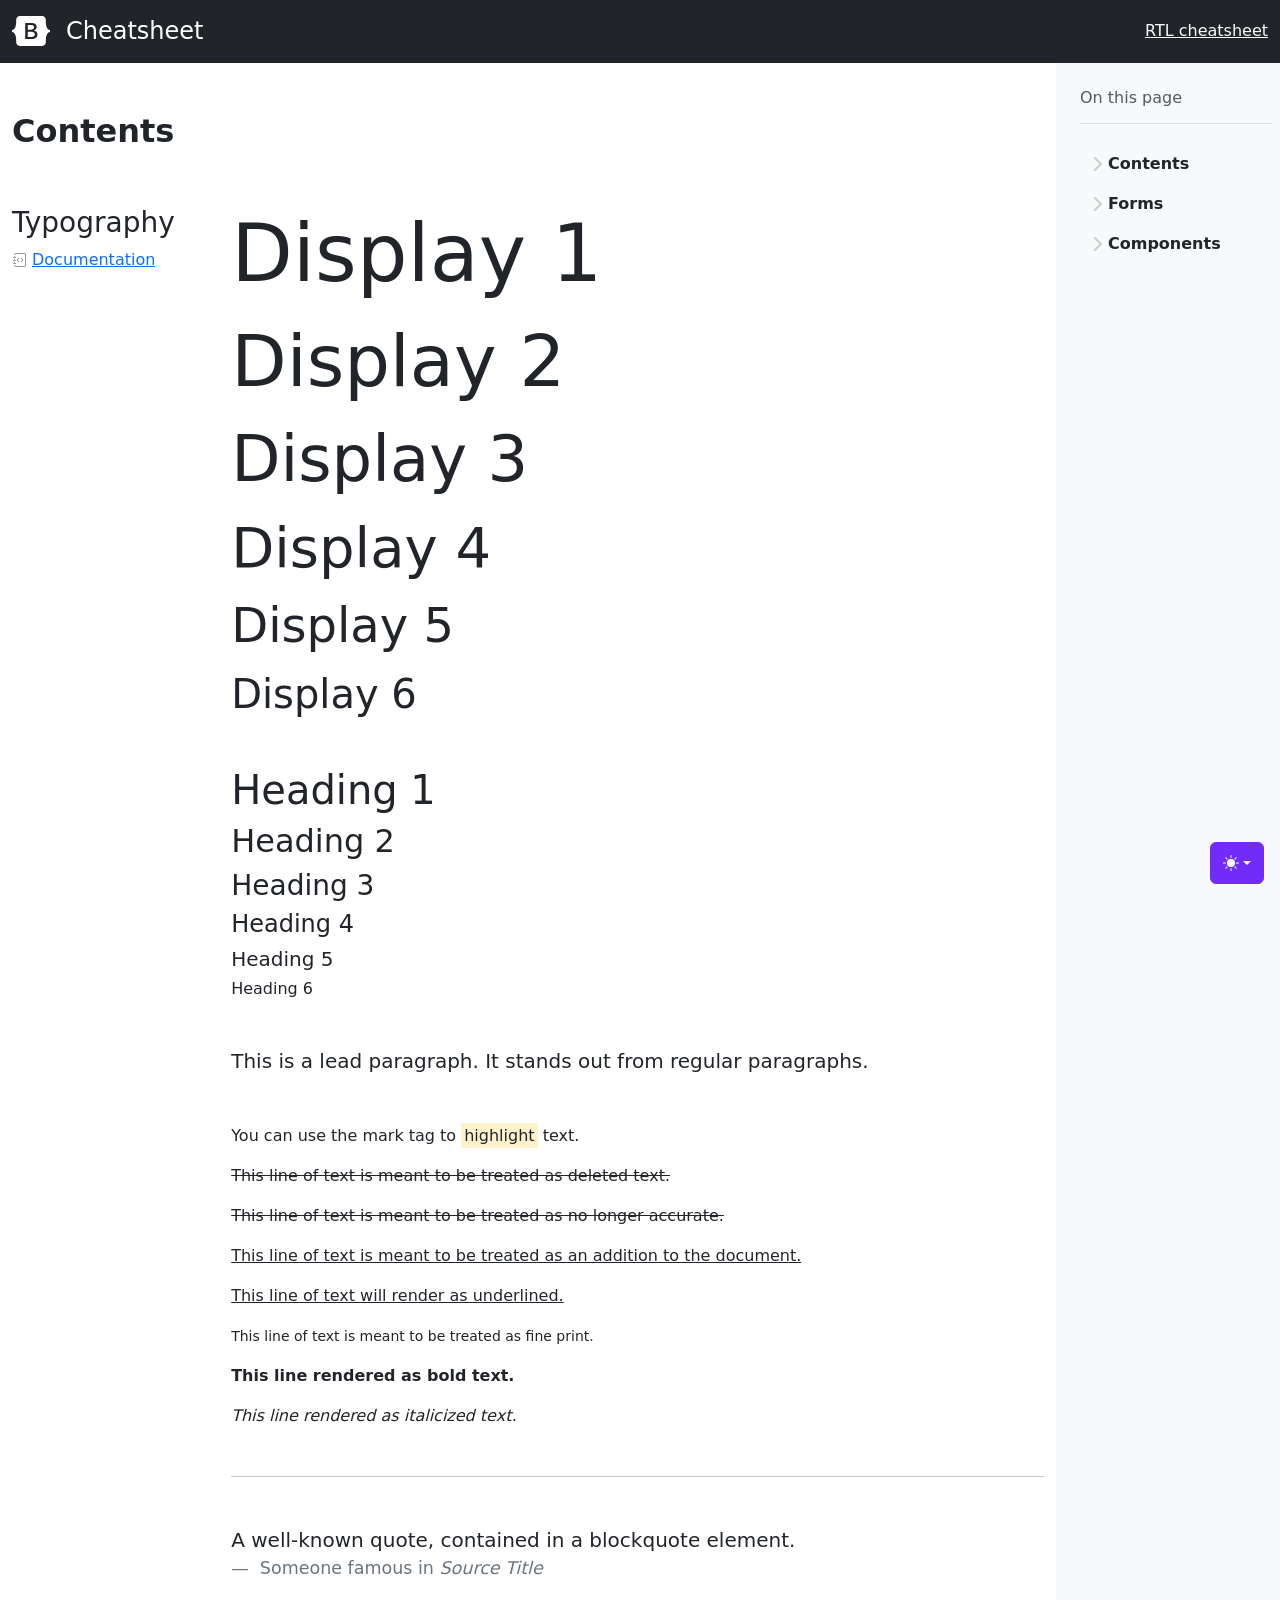
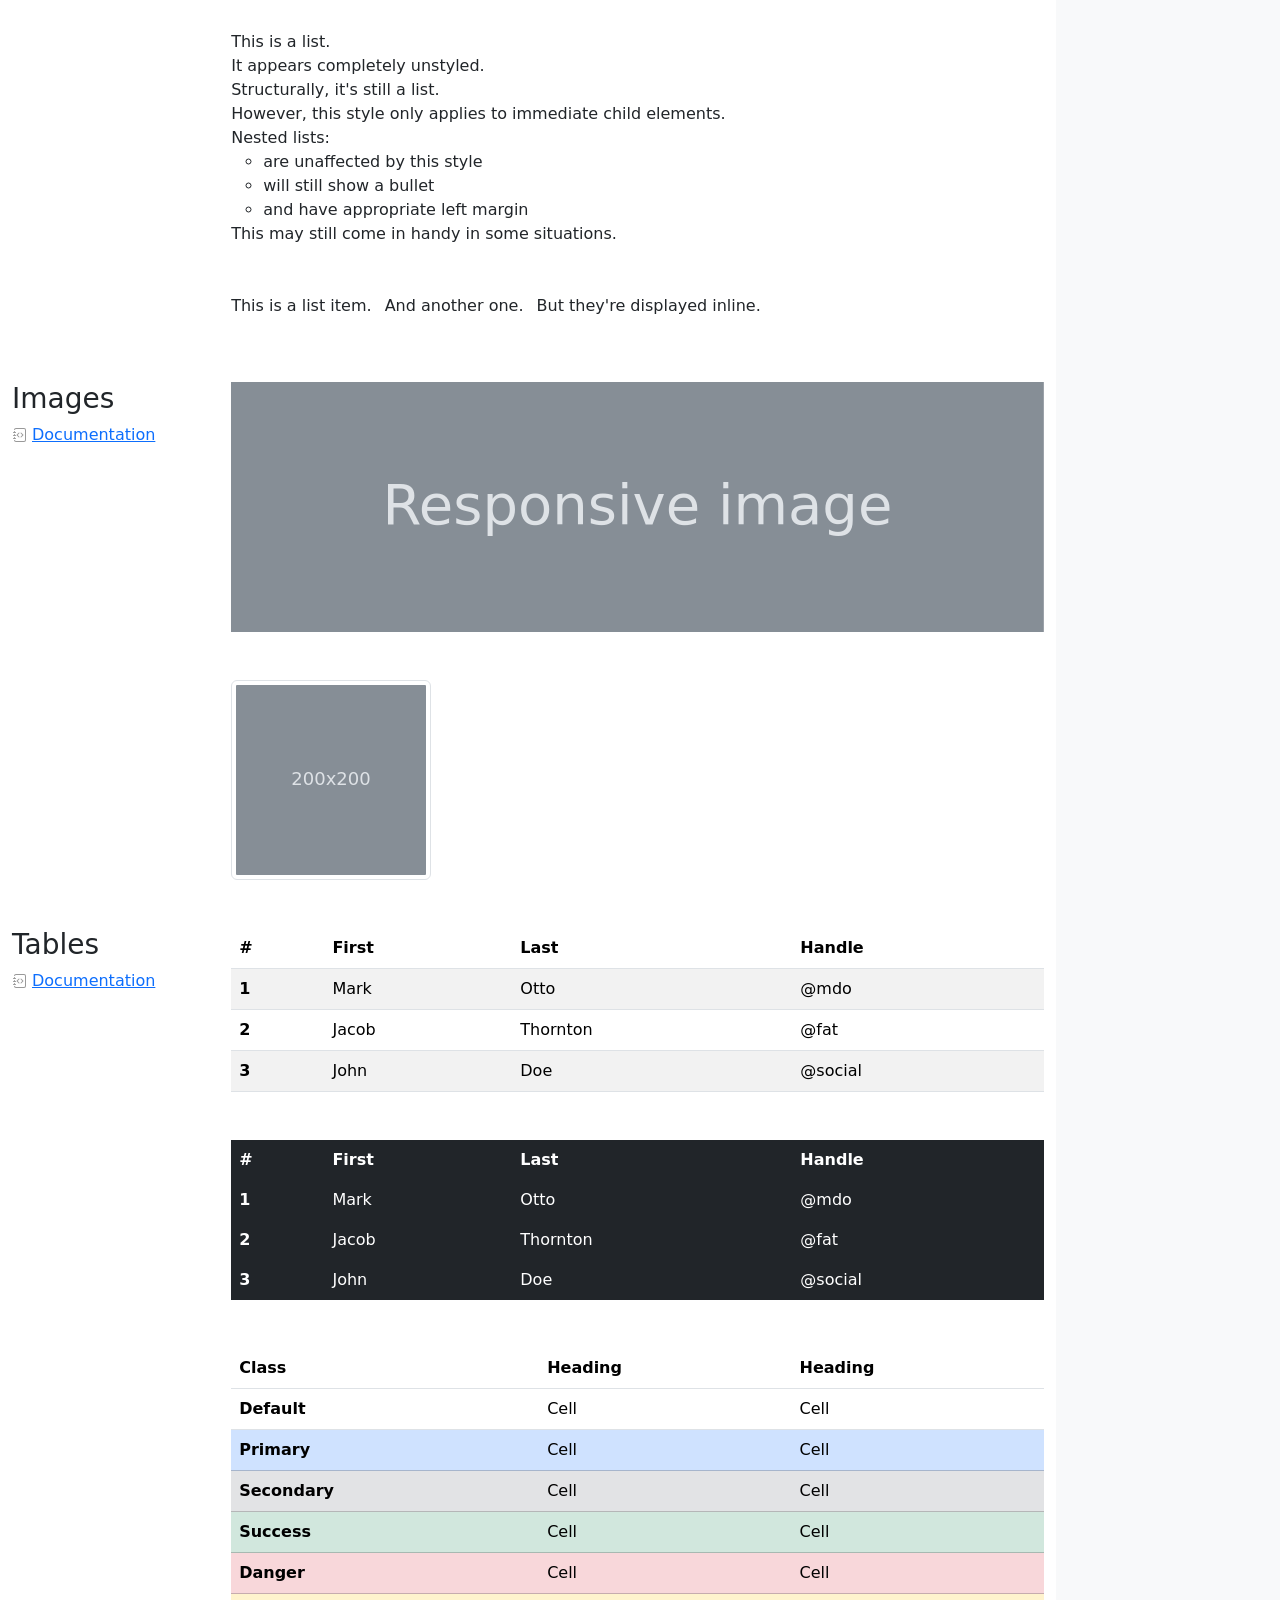
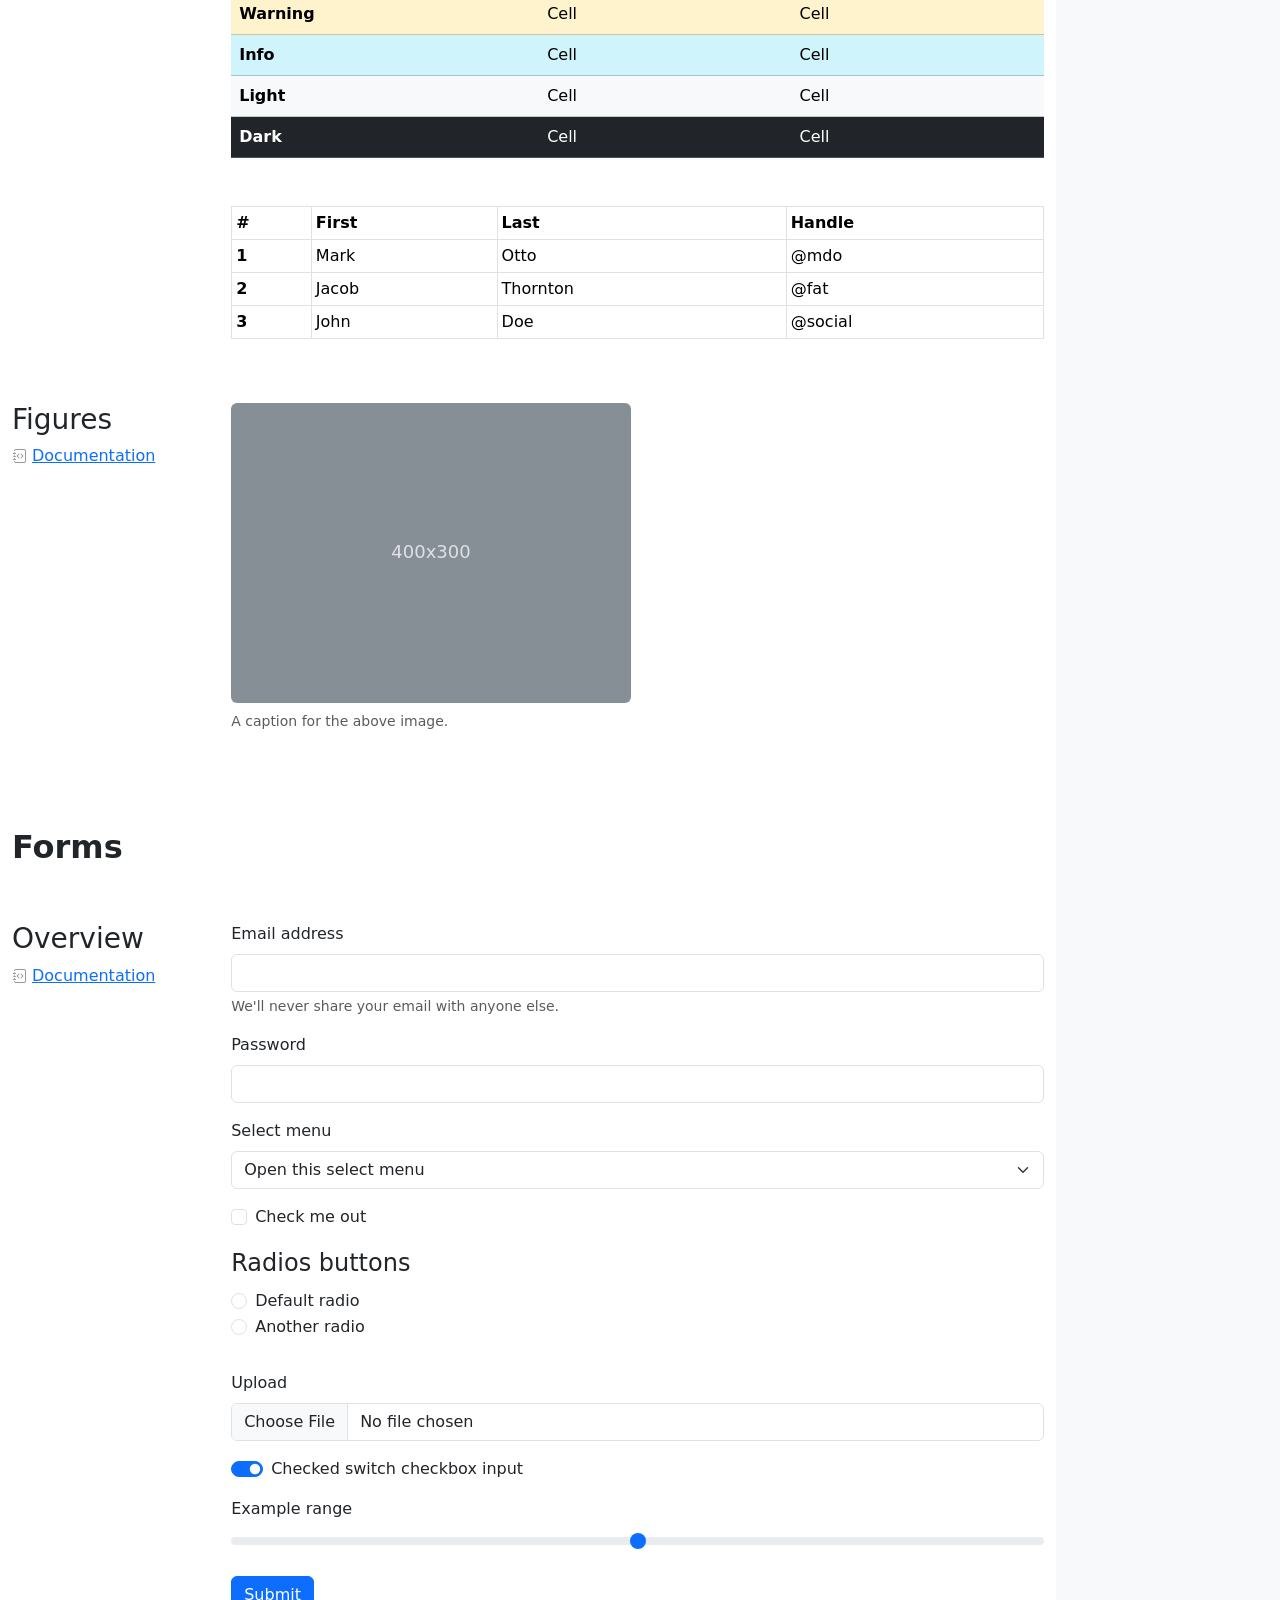
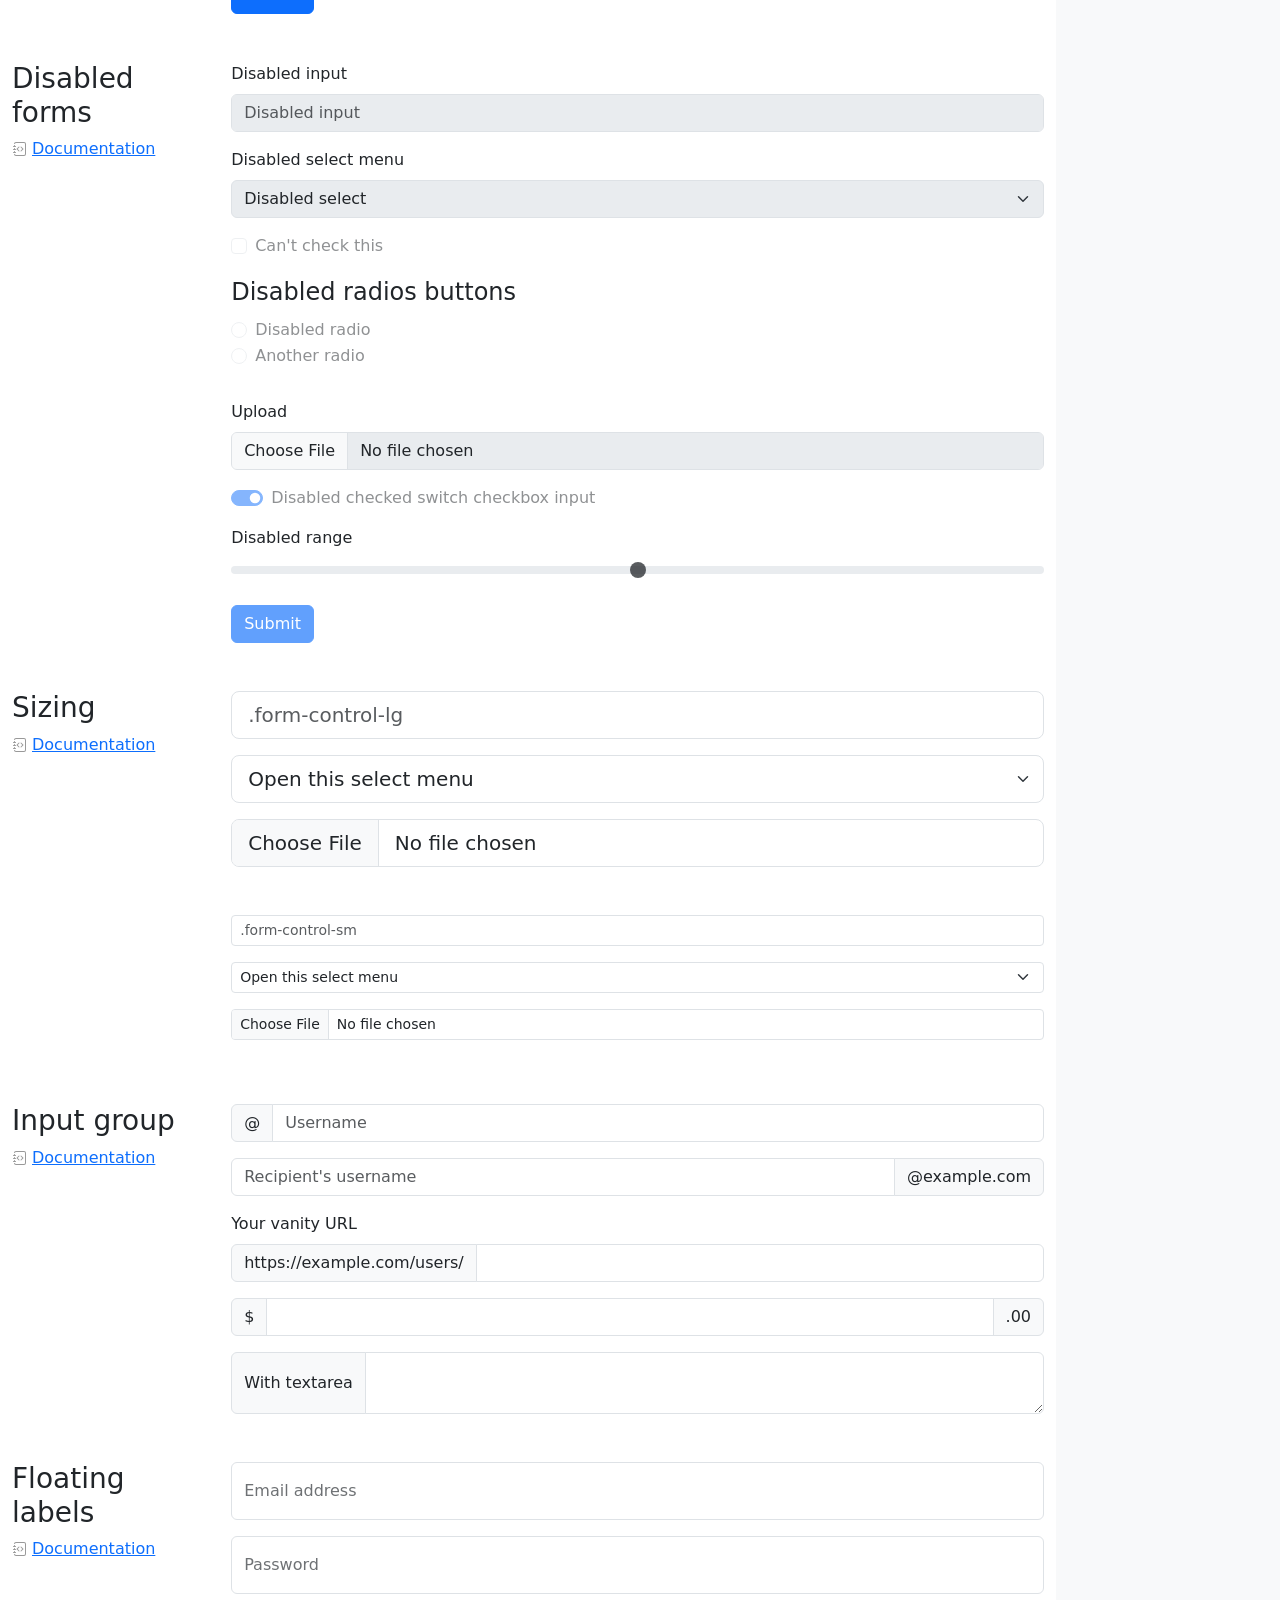
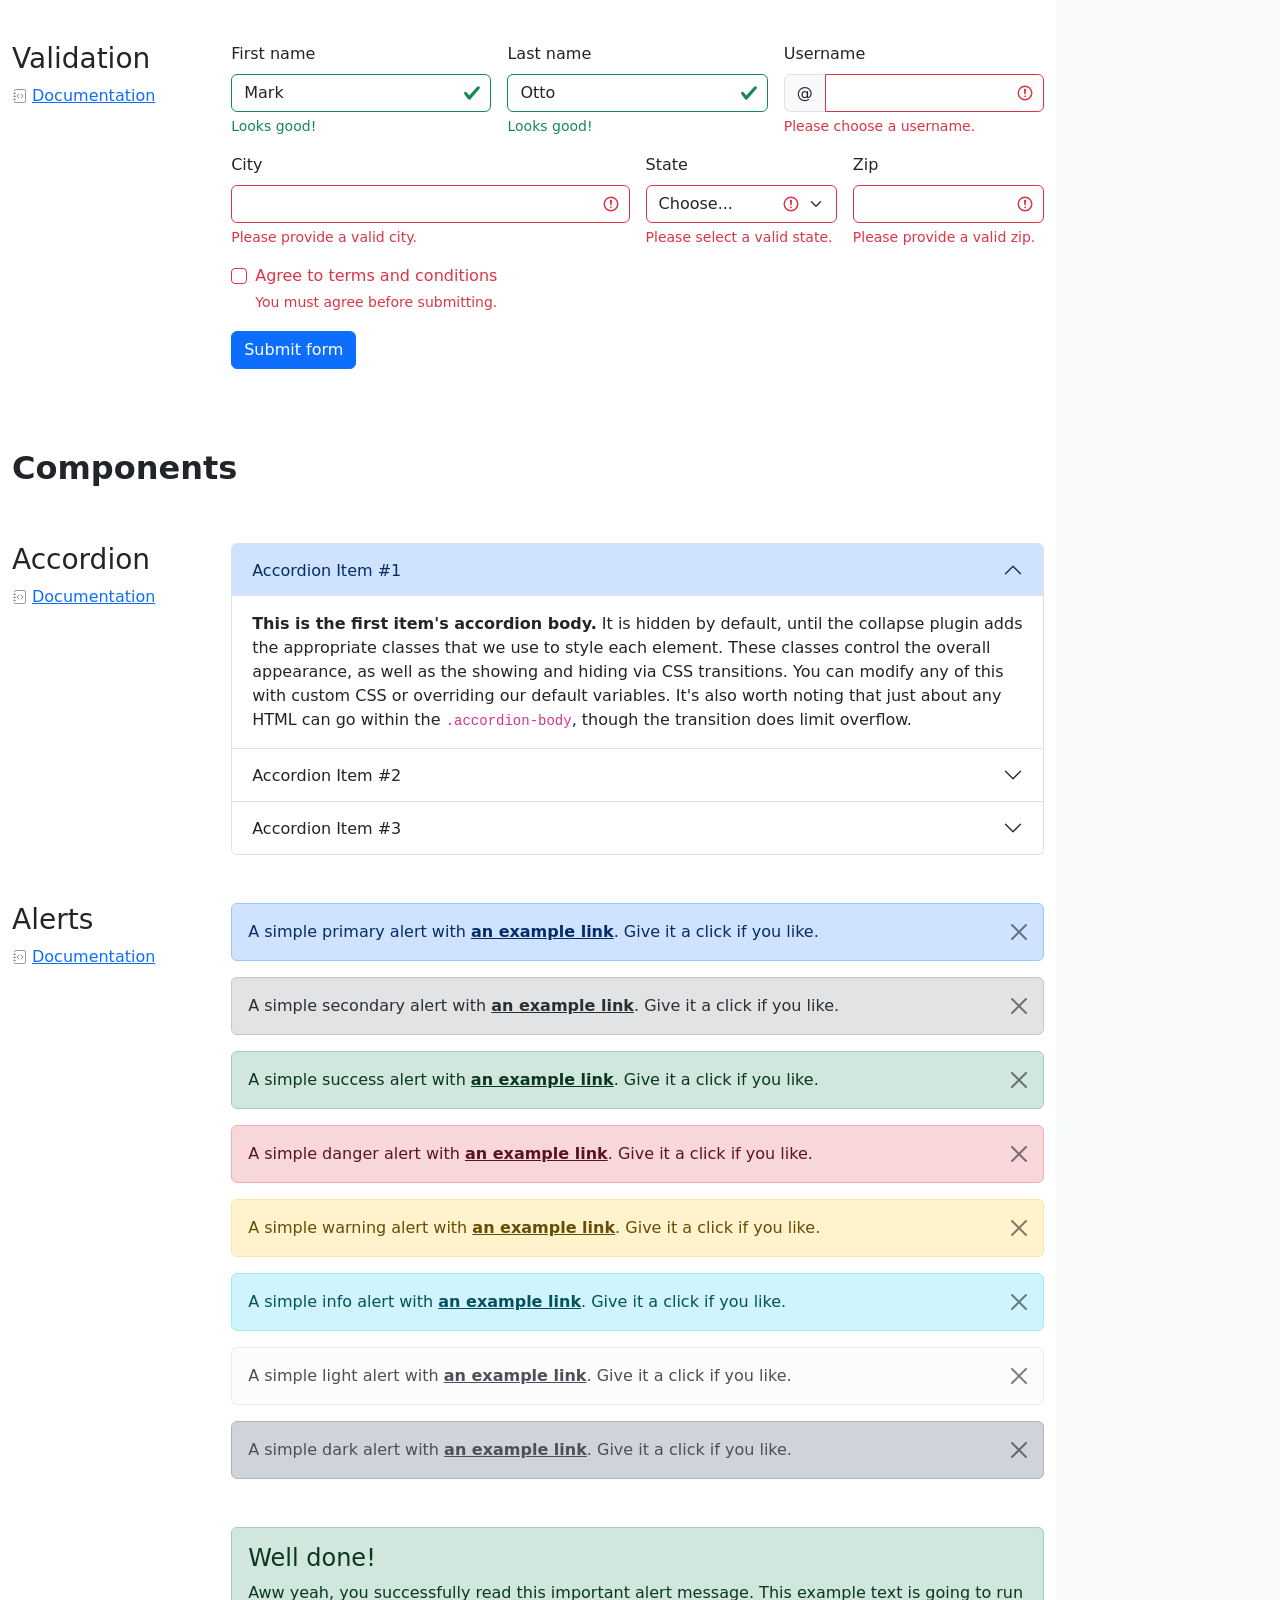
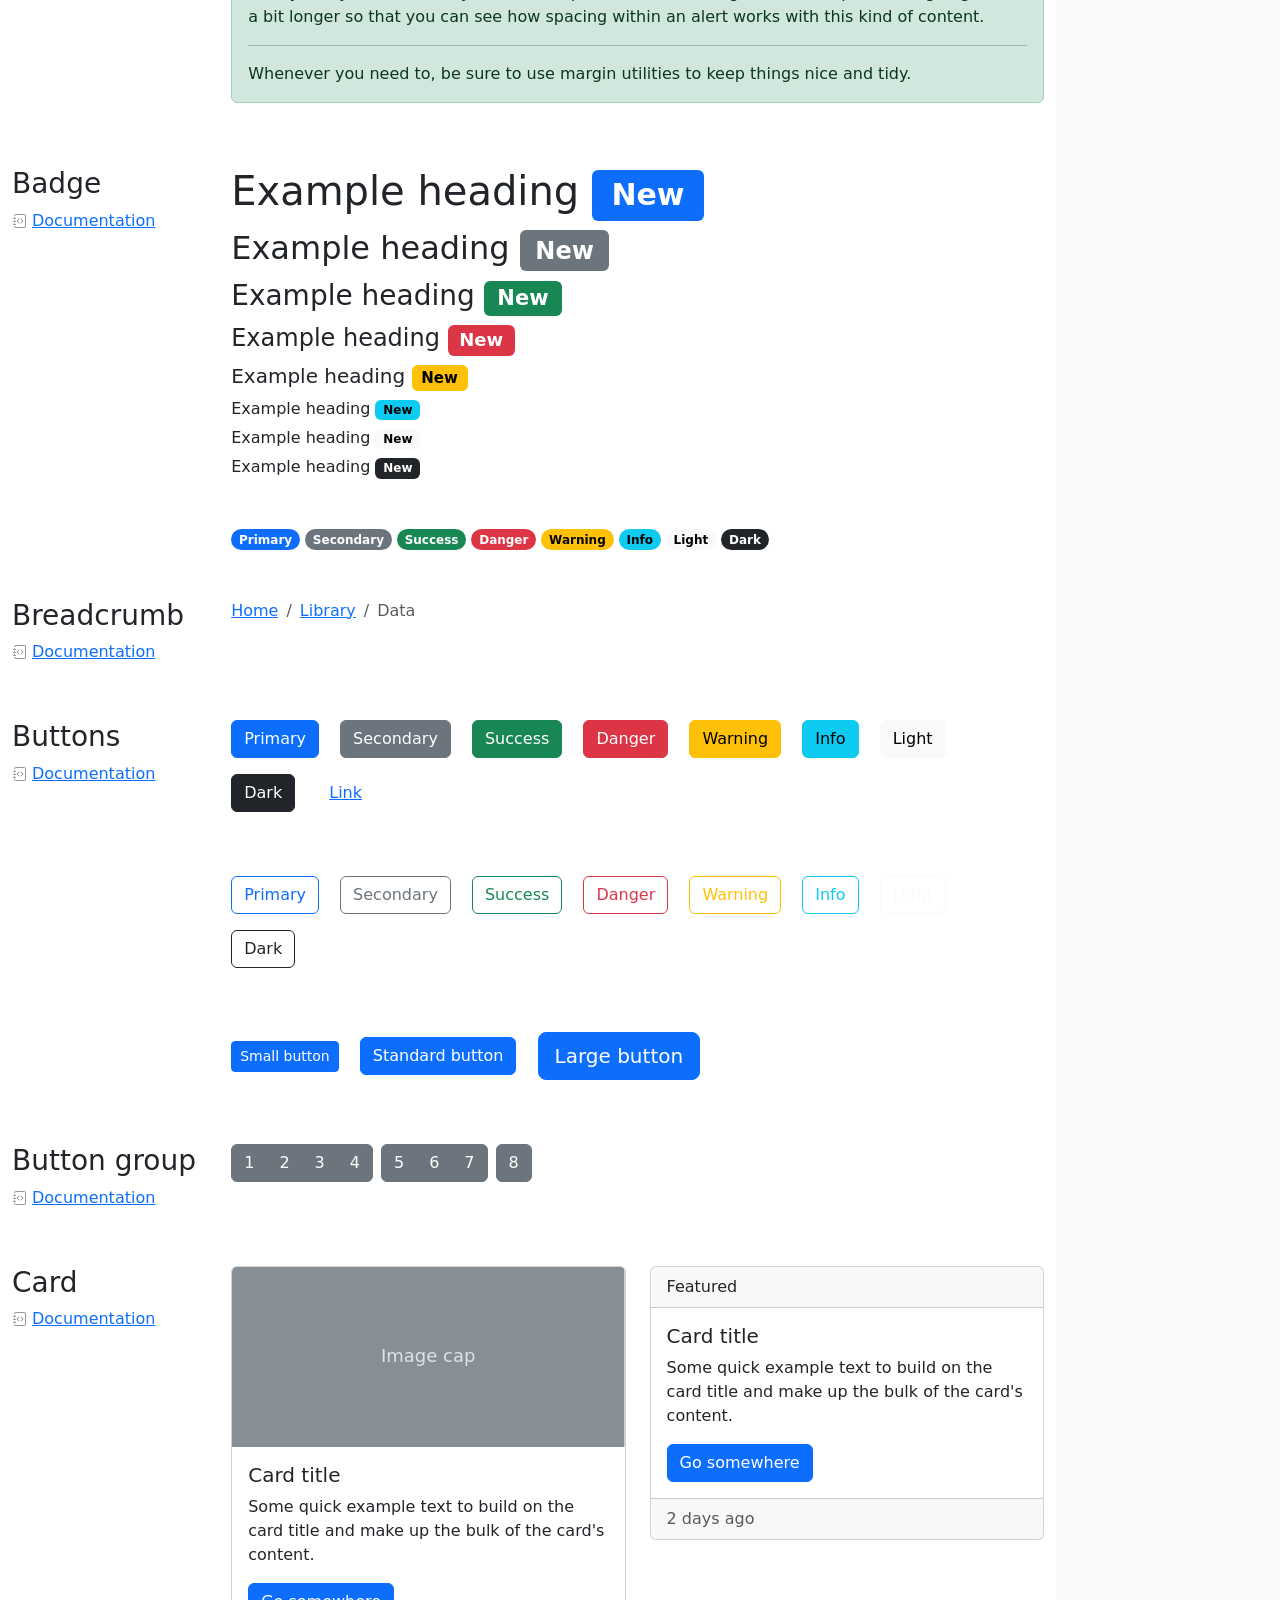
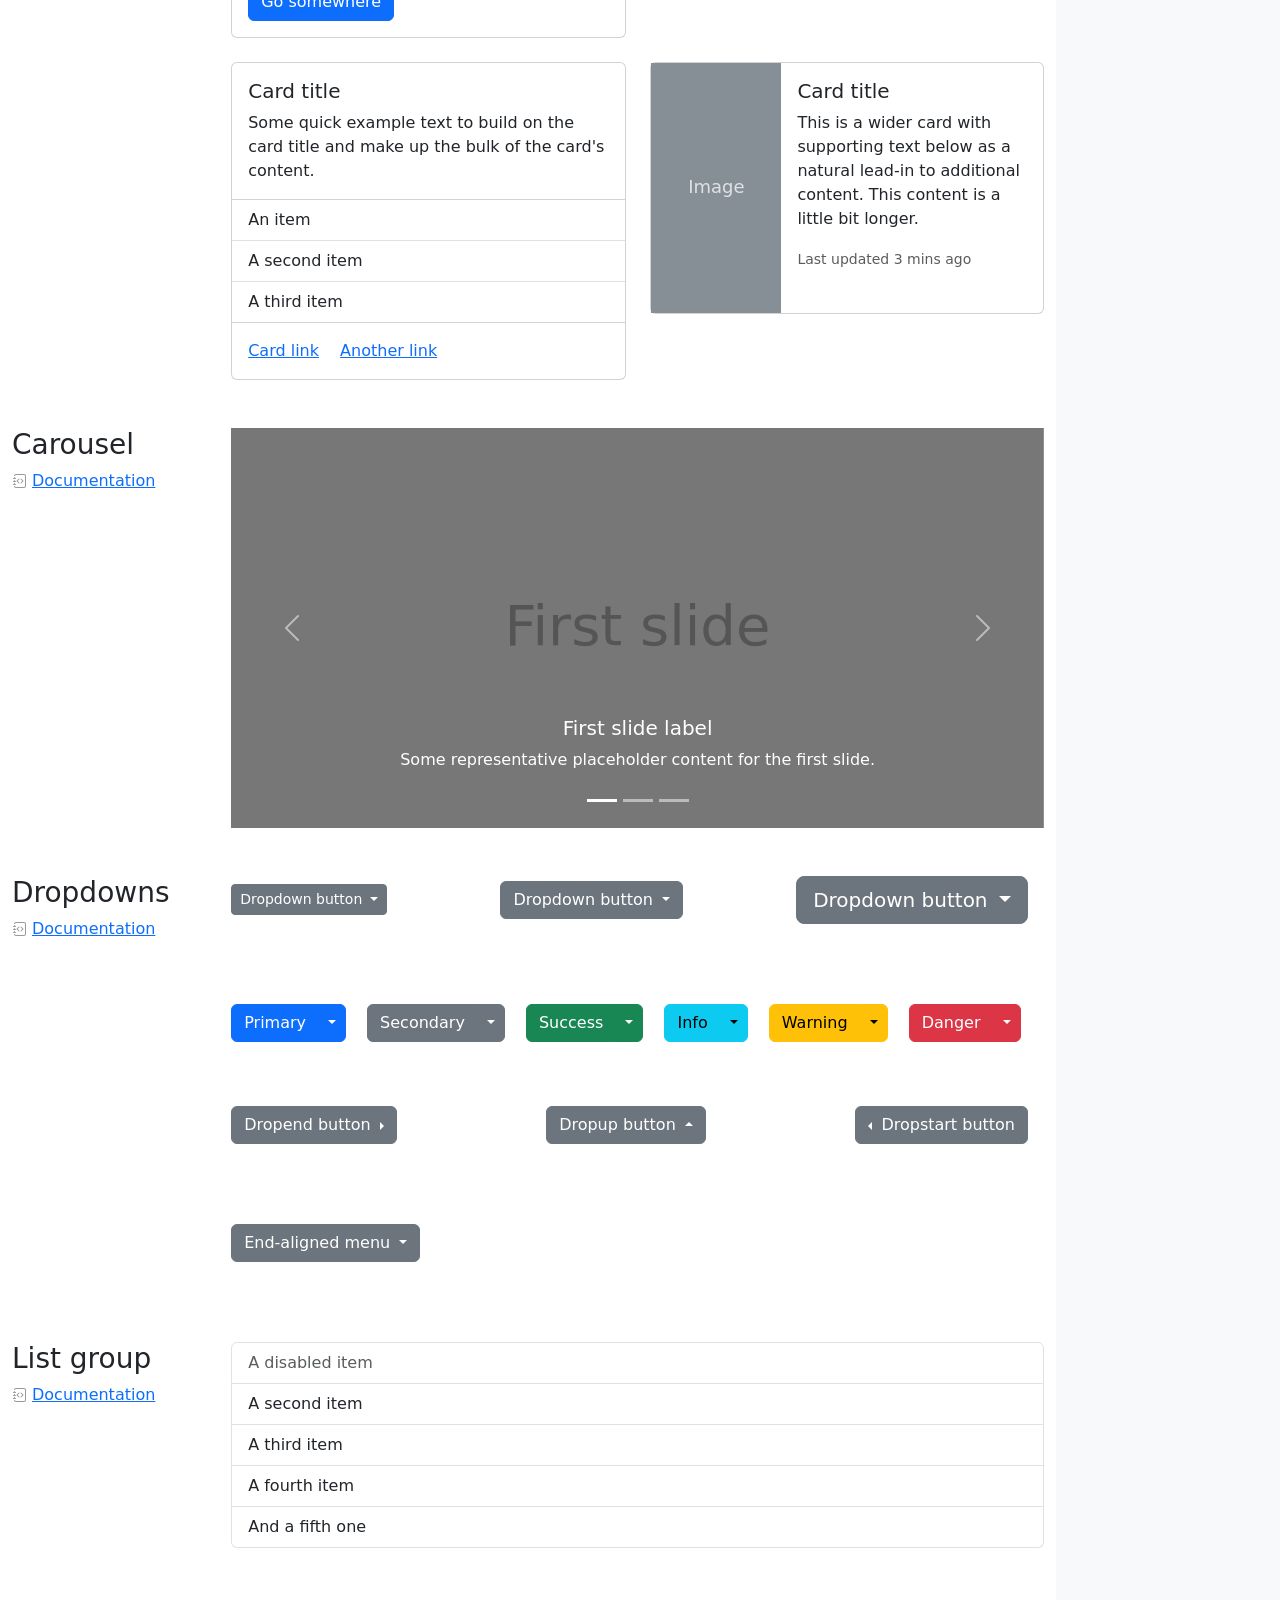
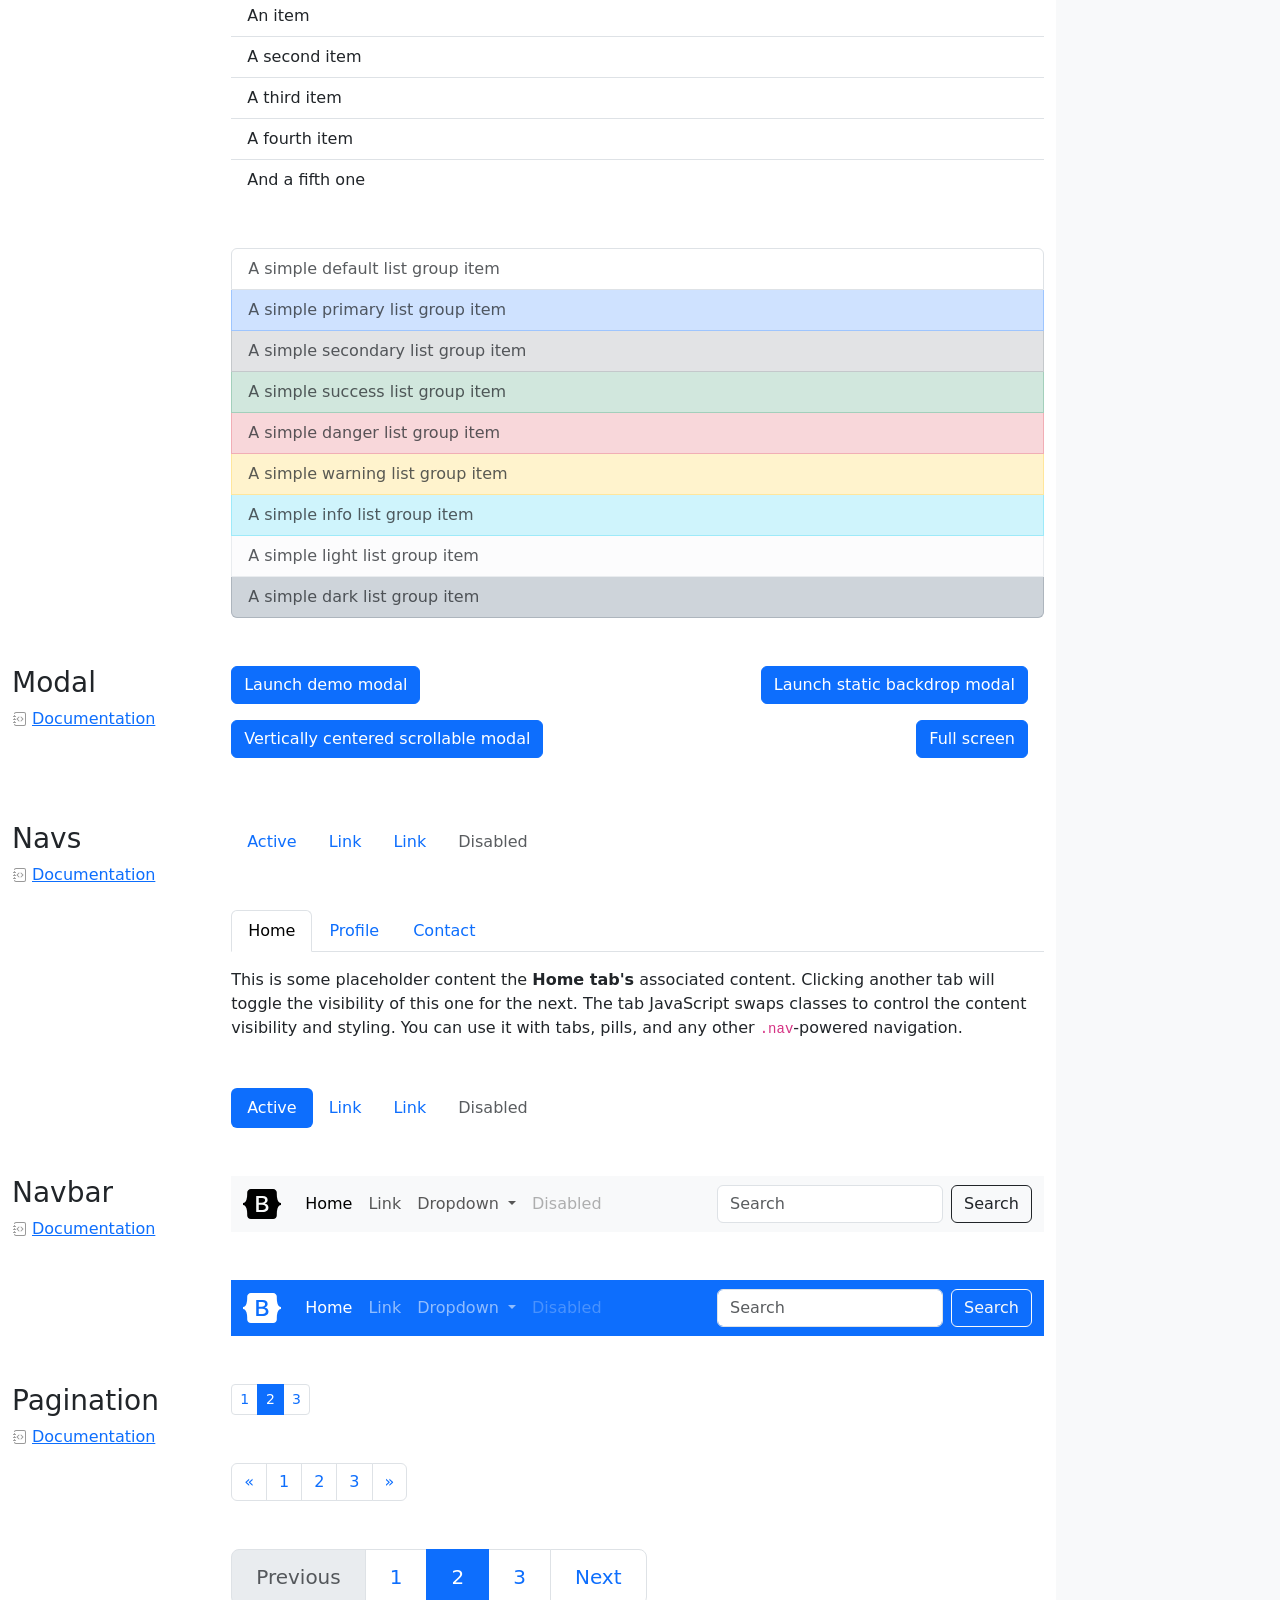
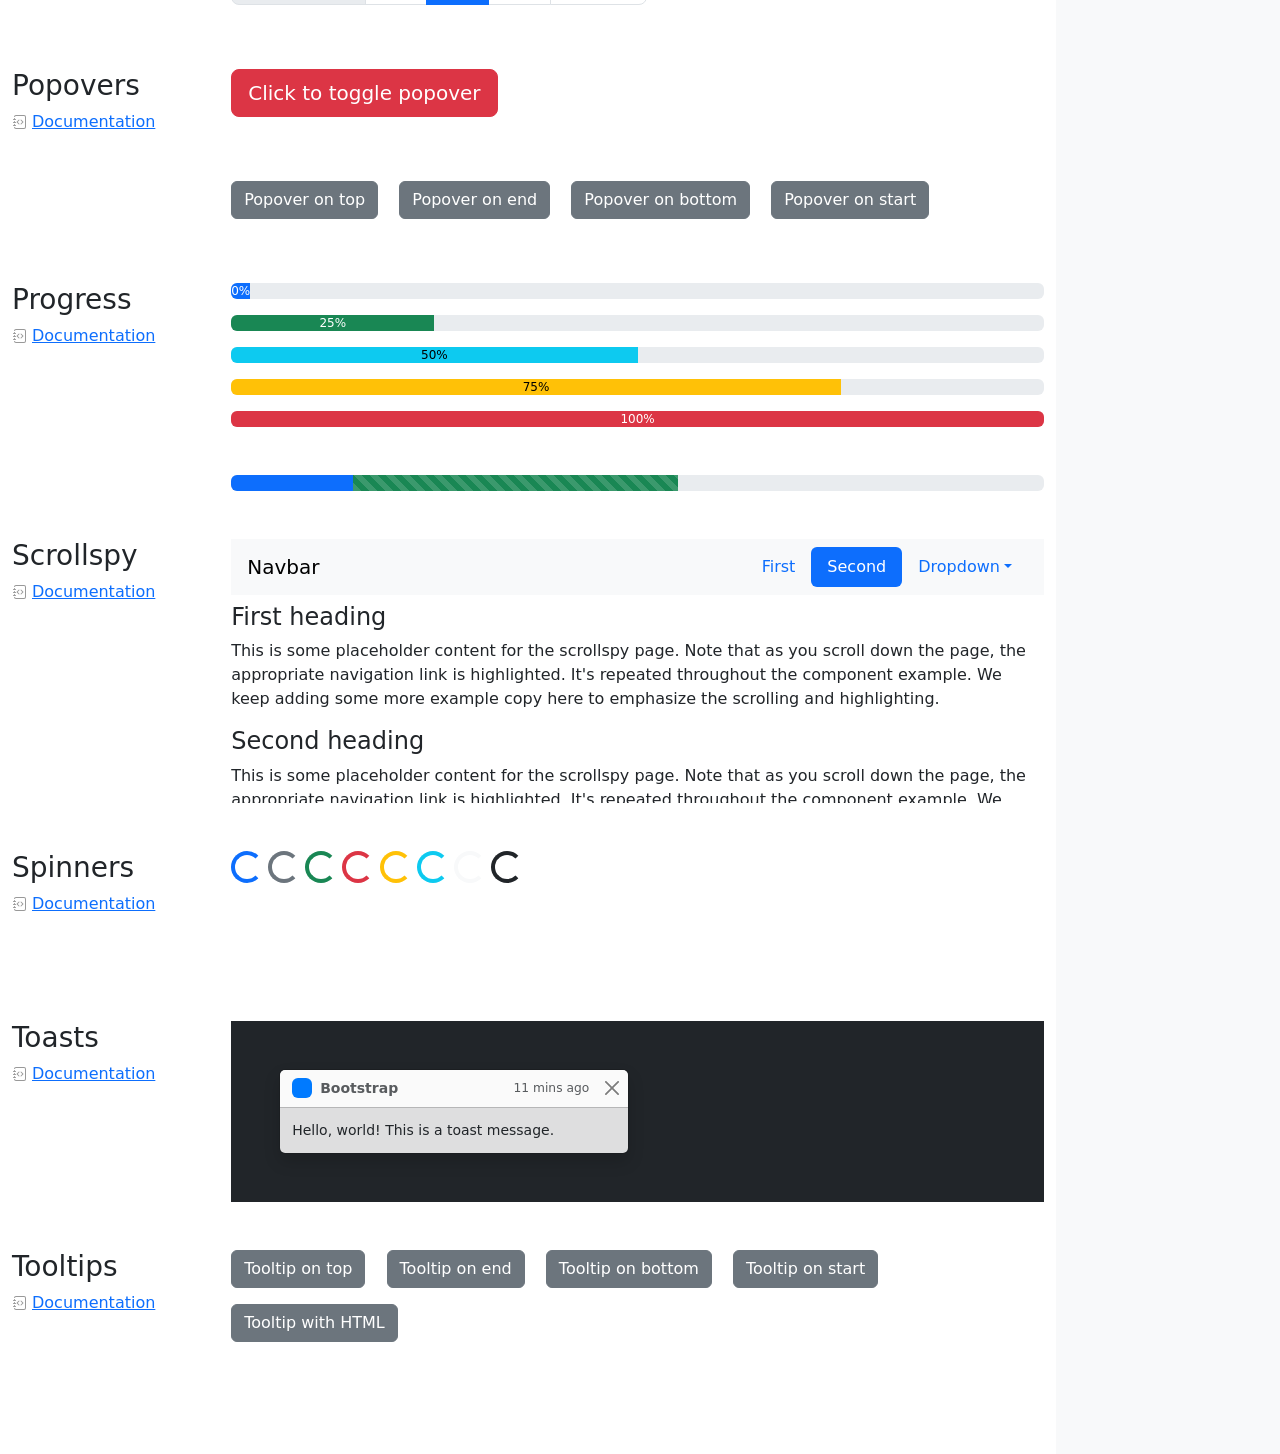
<file: site/bootstrap-5.3.8-examples/cheatsheet/index.html>
<!doctype html>
<html lang="en" data-bs-theme="auto">
  <head>
    <meta charset="utf-8" />
    <meta name="viewport" content="width=device-width, initial-scale=1" />
    <meta name="description" content="" />
    <meta
      name="author"
      content="Mark Otto, Jacob Thornton, and Bootstrap contributors"
    />
    <meta name="generator" content="Astro v5.13.2" />
    <title>Cheatsheet · Bootstrap v5.3</title>
    <link
      rel="canonical"
      href="https://getbootstrap.com/docs/5.3/examples/cheatsheet/"
    />
    <script src="../assets/js/color-modes.js"></script>
    <link href="../assets/dist/css/bootstrap.min.css" rel="stylesheet" />
    <meta name="theme-color" content="#712cf9" />
    <link href="cheatsheet.css" rel="stylesheet" />
    <style>
      .bd-placeholder-img {
        font-size: 1.125rem;
        text-anchor: middle;
        -webkit-user-select: none;
        -moz-user-select: none;
        user-select: none;
      }
      @media (min-width: 768px) {
        .bd-placeholder-img-lg {
          font-size: 3.5rem;
        }
      }
      .b-example-divider {
        width: 100%;
        height: 3rem;
        background-color: #0000001a;
        border: solid rgba(0, 0, 0, 0.15);
        border-width: 1px 0;
        box-shadow:
          inset 0 0.5em 1.5em #0000001a,
          inset 0 0.125em 0.5em #00000026;
      }
      .b-example-vr {
        flex-shrink: 0;
        width: 1.5rem;
        height: 100vh;
      }
      .bi {
        vertical-align: -0.125em;
        fill: currentColor;
      }
      .nav-scroller {
        position: relative;
        z-index: 2;
        height: 2.75rem;
        overflow-y: hidden;
      }
      .nav-scroller .nav {
        display: flex;
        flex-wrap: nowrap;
        padding-bottom: 1rem;
        margin-top: -1px;
        overflow-x: auto;
        text-align: center;
        white-space: nowrap;
        -webkit-overflow-scrolling: touch;
      }
      .btn-bd-primary {
        --bd-violet-bg: #712cf9;
        --bd-violet-rgb: 112.520718, 44.062154, 249.437846;
        --bs-btn-font-weight: 600;
        --bs-btn-color: var(--bs-white);
        --bs-btn-bg: var(--bd-violet-bg);
        --bs-btn-border-color: var(--bd-violet-bg);
        --bs-btn-hover-color: var(--bs-white);
        --bs-btn-hover-bg: #6528e0;
        --bs-btn-hover-border-color: #6528e0;
        --bs-btn-focus-shadow-rgb: var(--bd-violet-rgb);
        --bs-btn-active-color: var(--bs-btn-hover-color);
        --bs-btn-active-bg: #5a23c8;
        --bs-btn-active-border-color: #5a23c8;
      }
      .bd-mode-toggle {
        z-index: 1500;
      }
      .bd-mode-toggle .bi {
        width: 1em;
        height: 1em;
      }
      .bd-mode-toggle .dropdown-menu .active .bi {
        display: block !important;
      }
    </style>
  </head>
  <body class="bg-body-tertiary">
    <svg xmlns="http://www.w3.org/2000/svg" class="d-none">
      <symbol id="check2" viewBox="0 0 16 16">
        <path
          d="M13.854 3.646a.5.5 0 0 1 0 .708l-7 7a.5.5 0 0 1-.708 0l-3.5-3.5a.5.5 0 1 1 .708-.708L6.5 10.293l6.646-6.647a.5.5 0 0 1 .708 0z"
        ></path>
      </symbol>
      <symbol id="circle-half" viewBox="0 0 16 16">
        <path
          d="M8 15A7 7 0 1 0 8 1v14zm0 1A8 8 0 1 1 8 0a8 8 0 0 1 0 16z"
        ></path>
      </symbol>
      <symbol id="moon-stars-fill" viewBox="0 0 16 16">
        <path
          d="M6 .278a.768.768 0 0 1 .08.858 7.208 7.208 0 0 0-.878 3.46c0 4.021 3.278 7.277 7.318 7.277.527 0 1.04-.055 1.533-.16a.787.787 0 0 1 .81.316.733.733 0 0 1-.031.893A8.349 8.349 0 0 1 8.344 16C3.734 16 0 12.286 0 7.71 0 4.266 2.114 1.312 5.124.06A.752.752 0 0 1 6 .278z"
        ></path>
        <path
          d="M10.794 3.148a.217.217 0 0 1 .412 0l.387 1.162c.173.518.579.924 1.097 1.097l1.162.387a.217.217 0 0 1 0 .412l-1.162.387a1.734 1.734 0 0 0-1.097 1.097l-.387 1.162a.217.217 0 0 1-.412 0l-.387-1.162A1.734 1.734 0 0 0 9.31 6.593l-1.162-.387a.217.217 0 0 1 0-.412l1.162-.387a1.734 1.734 0 0 0 1.097-1.097l.387-1.162zM13.863.099a.145.145 0 0 1 .274 0l.258.774c.115.346.386.617.732.732l.774.258a.145.145 0 0 1 0 .274l-.774.258a1.156 1.156 0 0 0-.732.732l-.258.774a.145.145 0 0 1-.274 0l-.258-.774a1.156 1.156 0 0 0-.732-.732l-.774-.258a.145.145 0 0 1 0-.274l.774-.258c.346-.115.617-.386.732-.732L13.863.1z"
        ></path>
      </symbol>
      <symbol id="sun-fill" viewBox="0 0 16 16">
        <path
          d="M8 12a4 4 0 1 0 0-8 4 4 0 0 0 0 8zM8 0a.5.5 0 0 1 .5.5v2a.5.5 0 0 1-1 0v-2A.5.5 0 0 1 8 0zm0 13a.5.5 0 0 1 .5.5v2a.5.5 0 0 1-1 0v-2A.5.5 0 0 1 8 13zm8-5a.5.5 0 0 1-.5.5h-2a.5.5 0 0 1 0-1h2a.5.5 0 0 1 .5.5zM3 8a.5.5 0 0 1-.5.5h-2a.5.5 0 0 1 0-1h2A.5.5 0 0 1 3 8zm10.657-5.657a.5.5 0 0 1 0 .707l-1.414 1.415a.5.5 0 1 1-.707-.708l1.414-1.414a.5.5 0 0 1 .707 0zm-9.193 9.193a.5.5 0 0 1 0 .707L3.05 13.657a.5.5 0 0 1-.707-.707l1.414-1.414a.5.5 0 0 1 .707 0zm9.193 2.121a.5.5 0 0 1-.707 0l-1.414-1.414a.5.5 0 0 1 .707-.707l1.414 1.414a.5.5 0 0 1 0 .707zM4.464 4.465a.5.5 0 0 1-.707 0L2.343 3.05a.5.5 0 1 1 .707-.707l1.414 1.414a.5.5 0 0 1 0 .708z"
        ></path>
      </symbol>
    </svg>
    <div
      class="dropdown position-fixed bottom-0 end-0 mb-3 me-3 bd-mode-toggle"
    >
      <button
        class="btn btn-bd-primary py-2 dropdown-toggle d-flex align-items-center"
        id="bd-theme"
        type="button"
        aria-expanded="false"
        data-bs-toggle="dropdown"
        aria-label="Toggle theme (auto)"
      >
        <svg class="bi my-1 theme-icon-active" aria-hidden="true">
          <use href="#circle-half"></use>
        </svg>
        <span class="visually-hidden" id="bd-theme-text">Toggle theme</span>
      </button>
      <ul
        class="dropdown-menu dropdown-menu-end shadow"
        aria-labelledby="bd-theme-text"
      >
        <li>
          <button
            type="button"
            class="dropdown-item d-flex align-items-center"
            data-bs-theme-value="light"
            aria-pressed="false"
          >
            <svg class="bi me-2 opacity-50" aria-hidden="true">
              <use href="#sun-fill"></use>
            </svg>
            Light
            <svg class="bi ms-auto d-none" aria-hidden="true">
              <use href="#check2"></use>
            </svg>
          </button>
        </li>
        <li>
          <button
            type="button"
            class="dropdown-item d-flex align-items-center"
            data-bs-theme-value="dark"
            aria-pressed="false"
          >
            <svg class="bi me-2 opacity-50" aria-hidden="true">
              <use href="#moon-stars-fill"></use>
            </svg>
            Dark
            <svg class="bi ms-auto d-none" aria-hidden="true">
              <use href="#check2"></use>
            </svg>
          </button>
        </li>
        <li>
          <button
            type="button"
            class="dropdown-item d-flex align-items-center active"
            data-bs-theme-value="auto"
            aria-pressed="true"
          >
            <svg class="bi me-2 opacity-50" aria-hidden="true">
              <use href="#circle-half"></use>
            </svg>
            Auto
            <svg class="bi ms-auto d-none" aria-hidden="true">
              <use href="#check2"></use>
            </svg>
          </button>
        </li>
      </ul>
    </div>
    <header
      class="bd-header bg-dark py-3 d-flex align-items-stretch border-bottom border-dark"
    >
      <div class="container-fluid d-flex align-items-center">
        <h1 class="d-flex align-items-center fs-4 text-white mb-0">
          <img
            src="../assets/brand/bootstrap-logo-white.svg"
            width="38"
            height="30"
            class="me-3"
            alt="Bootstrap"
          />
          Cheatsheet
        </h1>
        <a
          href="../examples/cheatsheet-rtl/"
          class="ms-auto link-light"
          hreflang="ar"
          >RTL cheatsheet</a
        >
      </div>
    </header>
    <aside
      class="bd-aside sticky-xl-top text-body-secondary align-self-start mb-3 mb-xl-5 px-2"
    >
      <h2 class="h6 pt-4 pb-3 mb-4 border-bottom">On this page</h2>
      <nav class="small" id="toc">
        <ul class="list-unstyled">
          <li class="my-2">
            <button
              type="button"
              class="btn d-inline-flex align-items-center collapsed border-0"
              data-bs-toggle="collapse"
              aria-expanded="false"
              data-bs-target="#contents-collapse"
              aria-controls="contents-collapse"
            >
              Contents
            </button>
            <ul class="list-unstyled ps-3 collapse" id="contents-collapse">
              <li>
                <a
                  class="d-inline-flex align-items-center rounded text-decoration-none"
                  href="#typography"
                  >Typography</a
                >
              </li>
              <li>
                <a
                  class="d-inline-flex align-items-center rounded text-decoration-none"
                  href="#images"
                  >Images</a
                >
              </li>
              <li>
                <a
                  class="d-inline-flex align-items-center rounded text-decoration-none"
                  href="#tables"
                  >Tables</a
                >
              </li>
              <li>
                <a
                  class="d-inline-flex align-items-center rounded text-decoration-none"
                  href="#figures"
                  >Figures</a
                >
              </li>
            </ul>
          </li>
          <li class="my-2">
            <button
              type="button"
              class="btn d-inline-flex align-items-center collapsed border-0"
              data-bs-toggle="collapse"
              aria-expanded="false"
              data-bs-target="#forms-collapse"
              aria-controls="forms-collapse"
            >
              Forms
            </button>
            <ul class="list-unstyled ps-3 collapse" id="forms-collapse">
              <li>
                <a
                  class="d-inline-flex align-items-center rounded text-decoration-none"
                  href="#overview"
                  >Overview</a
                >
              </li>
              <li>
                <a
                  class="d-inline-flex align-items-center rounded text-decoration-none"
                  href="#disabled-forms"
                  >Disabled forms</a
                >
              </li>
              <li>
                <a
                  class="d-inline-flex align-items-center rounded text-decoration-none"
                  href="#sizing"
                  >Sizing</a
                >
              </li>
              <li>
                <a
                  class="d-inline-flex align-items-center rounded text-decoration-none"
                  href="#input-group"
                  >Input group</a
                >
              </li>
              <li>
                <a
                  class="d-inline-flex align-items-center rounded text-decoration-none"
                  href="#floating-labels"
                  >Floating labels</a
                >
              </li>
              <li>
                <a
                  class="d-inline-flex align-items-center rounded text-decoration-none"
                  href="#validation"
                  >Validation</a
                >
              </li>
            </ul>
          </li>
          <li class="my-2">
            <button
              type="button"
              class="btn d-inline-flex align-items-center collapsed border-0"
              data-bs-toggle="collapse"
              aria-expanded="false"
              data-bs-target="#components-collapse"
              aria-controls="components-collapse"
            >
              Components
            </button>
            <ul class="list-unstyled ps-3 collapse" id="components-collapse">
              <li>
                <a
                  class="d-inline-flex align-items-center rounded text-decoration-none"
                  href="#accordion"
                  >Accordion</a
                >
              </li>
              <li>
                <a
                  class="d-inline-flex align-items-center rounded text-decoration-none"
                  href="#alerts"
                  >Alerts</a
                >
              </li>
              <li>
                <a
                  class="d-inline-flex align-items-center rounded text-decoration-none"
                  href="#badge"
                  >Badge</a
                >
              </li>
              <li>
                <a
                  class="d-inline-flex align-items-center rounded text-decoration-none"
                  href="#breadcrumb"
                  >Breadcrumb</a
                >
              </li>
              <li>
                <a
                  class="d-inline-flex align-items-center rounded text-decoration-none"
                  href="#buttons"
                  >Buttons</a
                >
              </li>
              <li>
                <a
                  class="d-inline-flex align-items-center rounded text-decoration-none"
                  href="#button-group"
                  >Button group</a
                >
              </li>
              <li>
                <a
                  class="d-inline-flex align-items-center rounded text-decoration-none"
                  href="#card"
                  >Card</a
                >
              </li>
              <li>
                <a
                  class="d-inline-flex align-items-center rounded text-decoration-none"
                  href="#carousel"
                  >Carousel</a
                >
              </li>
              <li>
                <a
                  class="d-inline-flex align-items-center rounded text-decoration-none"
                  href="#dropdowns"
                  >Dropdowns</a
                >
              </li>
              <li>
                <a
                  class="d-inline-flex align-items-center rounded text-decoration-none"
                  href="#list-group"
                  >List group</a
                >
              </li>
              <li>
                <a
                  class="d-inline-flex align-items-center rounded text-decoration-none"
                  href="#modal"
                  >Modal</a
                >
              </li>
              <li>
                <a
                  class="d-inline-flex align-items-center rounded text-decoration-none"
                  href="#navs"
                  >Navs</a
                >
              </li>
              <li>
                <a
                  class="d-inline-flex align-items-center rounded text-decoration-none"
                  href="#navbar"
                  >Navbar</a
                >
              </li>
              <li>
                <a
                  class="d-inline-flex align-items-center rounded text-decoration-none"
                  href="#pagination"
                  >Pagination</a
                >
              </li>
              <li>
                <a
                  class="d-inline-flex align-items-center rounded text-decoration-none"
                  href="#popovers"
                  >Popovers</a
                >
              </li>
              <li>
                <a
                  class="d-inline-flex align-items-center rounded text-decoration-none"
                  href="#progress"
                  >Progress</a
                >
              </li>
              <li>
                <a
                  class="d-inline-flex align-items-center rounded text-decoration-none"
                  href="#scrollspy"
                  >Scrollspy</a
                >
              </li>
              <li>
                <a
                  class="d-inline-flex align-items-center rounded text-decoration-none"
                  href="#spinners"
                  >Spinners</a
                >
              </li>
              <li>
                <a
                  class="d-inline-flex align-items-center rounded text-decoration-none"
                  href="#toasts"
                  >Toasts</a
                >
              </li>
              <li>
                <a
                  class="d-inline-flex align-items-center rounded text-decoration-none"
                  href="#tooltips"
                  >Tooltips</a
                >
              </li>
            </ul>
          </li>
        </ul>
      </nav>
    </aside>
    <main class="bd-cheatsheet container-fluid bg-body">
      <section id="content">
        <h2 class="sticky-xl-top fw-bold pt-3 pt-xl-5 pb-2 pb-xl-3">
          Contents
        </h2>
        <article class="my-3" id="typography">
          <div
            class="bd-heading sticky-xl-top align-self-start mt-5 mb-3 mt-xl-0 mb-xl-2"
          >
            <h3>Typography</h3>
            <a class="d-flex align-items-center" href="../content/typography"
              >Documentation</a
            >
          </div>
          <div>
            <div class="bd-example-snippet bd-code-snippet">
              <div class="bd-example m-0 border-0">
                <p class="display-1">Display 1</p>
                <p class="display-2">Display 2</p>
                <p class="display-3">Display 3</p>
                <p class="display-4">Display 4</p>
                <p class="display-5">Display 5</p>
                <p class="display-6">Display 6</p>
              </div>
            </div>
            <div class="bd-example-snippet bd-code-snippet">
              <div class="bd-example m-0 border-0">
                <p class="h1">Heading 1</p>
                <p class="h2">Heading 2</p>
                <p class="h3">Heading 3</p>
                <p class="h4">Heading 4</p>
                <p class="h5">Heading 5</p>
                <p class="h6">Heading 6</p>
              </div>
            </div>
            <div class="bd-example-snippet bd-code-snippet">
              <div class="bd-example m-0 border-0">
                <p class="lead">
                  This is a lead paragraph. It stands out from regular
                  paragraphs.
                </p>
              </div>
            </div>
            <div class="bd-example-snippet bd-code-snippet">
              <div class="bd-example m-0 border-0">
                <p>You can use the mark tag to <mark>highlight</mark> text.</p>
                <p>
                  <del
                    >This line of text is meant to be treated as deleted
                    text.</del
                  >
                </p>
                <p>
                  <s
                    >This line of text is meant to be treated as no longer
                    accurate.</s
                  >
                </p>
                <p>
                  <ins
                    >This line of text is meant to be treated as an addition to
                    the document.</ins
                  >
                </p>
                <p><u>This line of text will render as underlined.</u></p>
                <p>
                  <small
                    >This line of text is meant to be treated as fine
                    print.</small
                  >
                </p>
                <p><strong>This line rendered as bold text.</strong></p>
                <p><em>This line rendered as italicized text.</em></p>
              </div>
            </div>
            <div class="bd-example-snippet bd-code-snippet">
              <div class="bd-example m-0 border-0">
                <hr />
              </div>
            </div>
            <div class="bd-example-snippet bd-code-snippet">
              <div class="bd-example m-0 border-0">
                <blockquote class="blockquote">
                  <p>A well-known quote, contained in a blockquote element.</p>
                  <footer class="blockquote-footer">
                    Someone famous in
                    <cite title="Source Title">Source Title</cite>
                  </footer>
                </blockquote>
              </div>
            </div>
            <div class="bd-example-snippet bd-code-snippet">
              <div class="bd-example m-0 border-0">
                <ul class="list-unstyled">
                  <li>This is a list.</li>
                  <li>It appears completely unstyled.</li>
                  <li>Structurally, it's still a list.</li>
                  <li>
                    However, this style only applies to immediate child
                    elements.
                  </li>
                  <li>
                    Nested lists:
                    <ul>
                      <li>are unaffected by this style</li>
                      <li>will still show a bullet</li>
                      <li>and have appropriate left margin</li>
                    </ul>
                  </li>
                  <li>This may still come in handy in some situations.</li>
                </ul>
              </div>
            </div>
            <div class="bd-example-snippet bd-code-snippet">
              <div class="bd-example m-0 border-0">
                <ul class="list-inline">
                  <li class="list-inline-item">This is a list item.</li>
                  <li class="list-inline-item">And another one.</li>
                  <li class="list-inline-item">
                    But they're displayed inline.
                  </li>
                </ul>
              </div>
            </div>
          </div>
        </article>
        <article class="my-3" id="images">
          <div
            class="bd-heading sticky-xl-top align-self-start mt-5 mb-3 mt-xl-0 mb-xl-2"
          >
            <h3>Images</h3>
            <a class="d-flex align-items-center" href="../content/images"
              >Documentation</a
            >
          </div>
          <div>
            <div class="bd-example-snippet bd-code-snippet">
              <div class="bd-example m-0 border-0">
                <svg
                  aria-label="Placeholder: Responsive image"
                  class="bd-placeholder-img bd-placeholder-img-lg img-fluid"
                  height="250"
                  preserveAspectRatio="xMidYMid slice"
                  role="img"
                  width="100%"
                  xmlns="http://www.w3.org/2000/svg"
                >
                  <title>Placeholder</title>
                  <rect width="100%" height="100%" fill="#868e96" />
                  <text x="50%" y="50%" fill="#dee2e6" dy=".3em">
                    Responsive image
                  </text>
                </svg>
              </div>
            </div>
            <div class="bd-example-snippet bd-code-snippet">
              <div class="bd-example m-0 border-0">
                <svg
                  aria-label="A generic square placeholder image with a white border around it, making it resemble a photograph taken with an old instant camera: 200x200"
                  class="bd-placeholder-img img-thumbnail"
                  height="200"
                  preserveAspectRatio="xMidYMid slice"
                  role="img"
                  width="200"
                  xmlns="http://www.w3.org/2000/svg"
                >
                  <title>
                    A generic square placeholder image with a white border
                    around it, making it resemble a photograph taken with an old
                    instant camera
                  </title>
                  <rect width="100%" height="100%" fill="#868e96" />
                  <text x="50%" y="50%" fill="#dee2e6" dy=".3em">200x200</text>
                </svg>
              </div>
            </div>
          </div>
        </article>
        <article class="my-3" id="tables">
          <div
            class="bd-heading sticky-xl-top align-self-start mt-5 mb-3 mt-xl-0 mb-xl-2"
          >
            <h3>Tables</h3>
            <a class="d-flex align-items-center" href="../content/tables"
              >Documentation</a
            >
          </div>
          <div>
            <div class="bd-example-snippet bd-code-snippet">
              <div class="bd-example m-0 border-0">
                <table class="table table-striped">
                  <thead>
                    <tr>
                      <th scope="col">#</th>
                      <th scope="col">First</th>
                      <th scope="col">Last</th>
                      <th scope="col">Handle</th>
                    </tr>
                  </thead>
                  <tbody>
                    <tr>
                      <th scope="row">1</th>
                      <td>Mark</td>
                      <td>Otto</td>
                      <td>@mdo</td>
                    </tr>
                    <tr>
                      <th scope="row">2</th>
                      <td>Jacob</td>
                      <td>Thornton</td>
                      <td>@fat</td>
                    </tr>
                    <tr>
                      <th scope="row">3</th>
                      <td>John</td>
                      <td>Doe</td>
                      <td>@social</td>
                    </tr>
                  </tbody>
                </table>
              </div>
            </div>
            <div class="bd-example-snippet bd-code-snippet">
              <div class="bd-example m-0 border-0">
                <table class="table table-dark table-borderless">
                  <thead>
                    <tr>
                      <th scope="col">#</th>
                      <th scope="col">First</th>
                      <th scope="col">Last</th>
                      <th scope="col">Handle</th>
                    </tr>
                  </thead>
                  <tbody>
                    <tr>
                      <th scope="row">1</th>
                      <td>Mark</td>
                      <td>Otto</td>
                      <td>@mdo</td>
                    </tr>
                    <tr>
                      <th scope="row">2</th>
                      <td>Jacob</td>
                      <td>Thornton</td>
                      <td>@fat</td>
                    </tr>
                    <tr>
                      <th scope="row">3</th>
                      <td>John</td>
                      <td>Doe</td>
                      <td>@social</td>
                    </tr>
                  </tbody>
                </table>
              </div>
            </div>
            <div class="bd-example-snippet bd-code-snippet">
              <div class="bd-example m-0 border-0">
                <table class="table table-hover">
                  <thead>
                    <tr>
                      <th scope="col">Class</th>
                      <th scope="col">Heading</th>
                      <th scope="col">Heading</th>
                    </tr>
                  </thead>
                  <tbody>
                    <tr>
                      <th scope="row">Default</th>
                      <td>Cell</td>
                      <td>Cell</td>
                    </tr>
                    <tr class="table-primary">
                      <th scope="row">Primary</th>
                      <td>Cell</td>
                      <td>Cell</td>
                    </tr>
                    <tr class="table-secondary">
                      <th scope="row">Secondary</th>
                      <td>Cell</td>
                      <td>Cell</td>
                    </tr>
                    <tr class="table-success">
                      <th scope="row">Success</th>
                      <td>Cell</td>
                      <td>Cell</td>
                    </tr>
                    <tr class="table-danger">
                      <th scope="row">Danger</th>
                      <td>Cell</td>
                      <td>Cell</td>
                    </tr>
                    <tr class="table-warning">
                      <th scope="row">Warning</th>
                      <td>Cell</td>
                      <td>Cell</td>
                    </tr>
                    <tr class="table-info">
                      <th scope="row">Info</th>
                      <td>Cell</td>
                      <td>Cell</td>
                    </tr>
                    <tr class="table-light">
                      <th scope="row">Light</th>
                      <td>Cell</td>
                      <td>Cell</td>
                    </tr>
                    <tr class="table-dark">
                      <th scope="row">Dark</th>
                      <td>Cell</td>
                      <td>Cell</td>
                    </tr>
                  </tbody>
                </table>
              </div>
            </div>
            <div class="bd-example-snippet bd-code-snippet">
              <div class="bd-example m-0 border-0">
                <table class="table table-sm table-bordered">
                  <thead>
                    <tr>
                      <th scope="col">#</th>
                      <th scope="col">First</th>
                      <th scope="col">Last</th>
                      <th scope="col">Handle</th>
                    </tr>
                  </thead>
                  <tbody>
                    <tr>
                      <th scope="row">1</th>
                      <td>Mark</td>
                      <td>Otto</td>
                      <td>@mdo</td>
                    </tr>
                    <tr>
                      <th scope="row">2</th>
                      <td>Jacob</td>
                      <td>Thornton</td>
                      <td>@fat</td>
                    </tr>
                    <tr>
                      <th scope="row">3</th>
                      <td>John</td>
                      <td>Doe</td>
                      <td>@social</td>
                    </tr>
                  </tbody>
                </table>
              </div>
            </div>
          </div>
        </article>
        <article class="my-3" id="figures">
          <div
            class="bd-heading sticky-xl-top align-self-start mt-5 mb-3 mt-xl-0 mb-xl-2"
          >
            <h3>Figures</h3>
            <a class="d-flex align-items-center" href="../content/figures"
              >Documentation</a
            >
          </div>
          <div>
            <div class="bd-example-snippet bd-code-snippet">
              <div class="bd-example m-0 border-0">
                <figure class="figure">
                  <svg
                    aria-label="Placeholder: 400x300"
                    class="bd-placeholder-img figure-img img-fluid rounded"
                    height="300"
                    preserveAspectRatio="xMidYMid slice"
                    role="img"
                    width="400"
                    xmlns="http://www.w3.org/2000/svg"
                  >
                    <title>Placeholder</title>
                    <rect width="100%" height="100%" fill="#868e96" />
                    <text x="50%" y="50%" fill="#dee2e6" dy=".3em">
                      400x300
                    </text>
                  </svg>
                  <figcaption class="figure-caption">
                    A caption for the above image.
                  </figcaption>
                </figure>
              </div>
            </div>
          </div>
        </article>
      </section>
      <section id="forms">
        <h2 class="sticky-xl-top fw-bold pt-3 pt-xl-5 pb-2 pb-xl-3">Forms</h2>
        <article class="my-3" id="overview">
          <div
            class="bd-heading sticky-xl-top align-self-start mt-5 mb-3 mt-xl-0 mb-xl-2"
          >
            <h3>Overview</h3>
            <a class="d-flex align-items-center" href="../forms/overview/"
              >Documentation</a
            >
          </div>
          <div>
            <div class="bd-example-snippet bd-code-snippet">
              <div class="bd-example m-0 border-0">
                <form>
                  <div class="mb-3">
                    <label for="exampleInputEmail1" class="form-label"
                      >Email address</label
                    >
                    <input
                      type="email"
                      class="form-control"
                      id="exampleInputEmail1"
                      aria-describedby="emailHelp"
                    />
                    <div id="emailHelp" class="form-text">
                      We'll never share your email with anyone else.
                    </div>
                  </div>
                  <div class="mb-3">
                    <label for="exampleInputPassword1" class="form-label"
                      >Password</label
                    >
                    <input
                      type="password"
                      class="form-control"
                      id="exampleInputPassword1"
                    />
                  </div>
                  <div class="mb-3">
                    <label for="exampleSelect" class="form-label"
                      >Select menu</label
                    >
                    <select class="form-select" id="exampleSelect">
                      <option selected>Open this select menu</option>
                      <option value="1">One</option>
                      <option value="2">Two</option>
                      <option value="3">Three</option>
                    </select>
                  </div>
                  <div class="mb-3 form-check">
                    <input
                      type="checkbox"
                      class="form-check-input"
                      id="exampleCheck1"
                    />
                    <label class="form-check-label" for="exampleCheck1"
                      >Check me out</label
                    >
                  </div>
                  <fieldset class="mb-3">
                    <legend>Radios buttons</legend>
                    <div class="form-check">
                      <input
                        type="radio"
                        name="radios"
                        class="form-check-input"
                        id="exampleRadio1"
                      />
                      <label class="form-check-label" for="exampleRadio1"
                        >Default radio</label
                      >
                    </div>
                    <div class="mb-3 form-check">
                      <input
                        type="radio"
                        name="radios"
                        class="form-check-input"
                        id="exampleRadio2"
                      />
                      <label class="form-check-label" for="exampleRadio2"
                        >Another radio</label
                      >
                    </div>
                  </fieldset>
                  <div class="mb-3">
                    <label class="form-label" for="customFile">Upload</label>
                    <input type="file" class="form-control" id="customFile" />
                  </div>
                  <div class="mb-3 form-check form-switch">
                    <input
                      class="form-check-input"
                      type="checkbox"
                      role="switch"
                      id="switchCheckChecked"
                      checked
                    />
                    <label class="form-check-label" for="switchCheckChecked"
                      >Checked switch checkbox input</label
                    >
                  </div>
                  <div class="mb-3">
                    <label for="customRange3" class="form-label"
                      >Example range</label
                    >
                    <input
                      type="range"
                      class="form-range"
                      min="0"
                      max="5"
                      step="0.5"
                      id="customRange3"
                    />
                  </div>
                  <button type="submit" class="btn btn-primary">Submit</button>
                </form>
              </div>
            </div>
          </div>
        </article>
        <article class="my-3" id="disabled-forms">
          <div
            class="bd-heading sticky-xl-top align-self-start mt-5 mb-3 mt-xl-0 mb-xl-2"
          >
            <h3>Disabled forms</h3>
            <a
              class="d-flex align-items-center"
              href="../forms/overview/#disabled-forms"
              >Documentation</a
            >
          </div>
          <div>
            <div class="bd-example-snippet bd-code-snippet">
              <div class="bd-example m-0 border-0">
                <form>
                  <fieldset disabled aria-label="Disabled fieldset example">
                    <div class="mb-3">
                      <label for="disabledTextInput" class="form-label"
                        >Disabled input</label
                      >
                      <input
                        type="text"
                        id="disabledTextInput"
                        class="form-control"
                        placeholder="Disabled input"
                      />
                    </div>
                    <div class="mb-3">
                      <label for="disabledSelect" class="form-label"
                        >Disabled select menu</label
                      >
                      <select id="disabledSelect" class="form-select">
                        <option>Disabled select</option>
                      </select>
                    </div>
                    <div class="mb-3">
                      <div class="form-check">
                        <input
                          class="form-check-input"
                          type="checkbox"
                          id="disabledFieldsetCheck"
                          disabled
                        />
                        <label
                          class="form-check-label"
                          for="disabledFieldsetCheck"
                        >
                          Can't check this
                        </label>
                      </div>
                    </div>
                    <fieldset class="mb-3">
                      <legend>Disabled radios buttons</legend>
                      <div class="form-check">
                        <input
                          type="radio"
                          name="radios"
                          class="form-check-input"
                          id="disabledRadio1"
                          disabled
                        />
                        <label class="form-check-label" for="disabledRadio1"
                          >Disabled radio</label
                        >
                      </div>
                      <div class="mb-3 form-check">
                        <input
                          type="radio"
                          name="radios"
                          class="form-check-input"
                          id="disabledRadio2"
                          disabled
                        />
                        <label class="form-check-label" for="disabledRadio2"
                          >Another radio</label
                        >
                      </div>
                    </fieldset>
                    <div class="mb-3">
                      <label class="form-label" for="disabledCustomFile"
                        >Upload</label
                      >
                      <input
                        type="file"
                        class="form-control"
                        id="disabledCustomFile"
                        disabled
                      />
                    </div>
                    <div class="mb-3 form-check form-switch">
                      <input
                        class="form-check-input"
                        type="checkbox"
                        role="switch"
                        id="disabledSwitchCheckChecked"
                        checked
                        disabled
                      />
                      <label
                        class="form-check-label"
                        for="disabledSwitchCheckChecked"
                        >Disabled checked switch checkbox input</label
                      >
                    </div>
                    <div class="mb-3">
                      <label for="disabledRange" class="form-label"
                        >Disabled range</label
                      >
                      <input
                        type="range"
                        class="form-range"
                        min="0"
                        max="5"
                        step="0.5"
                        id="disabledRange"
                      />
                    </div>
                    <button type="submit" class="btn btn-primary">
                      Submit
                    </button>
                  </fieldset>
                </form>
              </div>
            </div>
          </div>
        </article>
        <article class="my-3" id="sizing">
          <div
            class="bd-heading sticky-xl-top align-self-start mt-5 mb-3 mt-xl-0 mb-xl-2"
          >
            <h3>Sizing</h3>
            <a
              class="d-flex align-items-center"
              href="../forms/form-control#sizing"
              >Documentation</a
            >
          </div>
          <div>
            <div class="bd-example-snippet bd-code-snippet">
              <div class="bd-example m-0 border-0">
                <div class="mb-3">
                  <input
                    class="form-control form-control-lg"
                    type="text"
                    placeholder=".form-control-lg"
                    aria-label=".form-control-lg example"
                  />
                </div>
                <div class="mb-3">
                  <select
                    class="form-select form-select-lg"
                    aria-label=".form-select-lg example"
                  >
                    <option selected>Open this select menu</option>
                    <option value="1">One</option>
                    <option value="2">Two</option>
                    <option value="3">Three</option>
                  </select>
                </div>
                <div class="mb-3">
                  <input
                    type="file"
                    class="form-control form-control-lg"
                    aria-label="Large file input example"
                  />
                </div>
              </div>
            </div>
            <div class="bd-example-snippet bd-code-snippet">
              <div class="bd-example m-0 border-0">
                <div class="mb-3">
                  <input
                    class="form-control form-control-sm"
                    type="text"
                    placeholder=".form-control-sm"
                    aria-label=".form-control-sm example"
                  />
                </div>
                <div class="mb-3">
                  <select
                    class="form-select form-select-sm"
                    aria-label=".form-select-sm example"
                  >
                    <option selected>Open this select menu</option>
                    <option value="1">One</option>
                    <option value="2">Two</option>
                    <option value="3">Three</option>
                  </select>
                </div>
                <div class="mb-3">
                  <input
                    type="file"
                    class="form-control form-control-sm"
                    aria-label="Small file input example"
                  />
                </div>
              </div>
            </div>
          </div>
        </article>
        <article class="my-3" id="input-group">
          <div
            class="bd-heading sticky-xl-top align-self-start mt-5 mb-3 mt-xl-0 mb-xl-2"
          >
            <h3>Input group</h3>
            <a class="d-flex align-items-center" href="../forms/input-group"
              >Documentation</a
            >
          </div>
          <div>
            <div class="bd-example-snippet bd-code-snippet">
              <div class="bd-example m-0 border-0">
                <div class="input-group mb-3">
                  <span class="input-group-text" id="basic-addon1">@</span>
                  <input
                    type="text"
                    class="form-control"
                    placeholder="Username"
                    aria-label="Username"
                    aria-describedby="basic-addon1"
                  />
                </div>
                <div class="input-group mb-3">
                  <input
                    type="text"
                    class="form-control"
                    placeholder="Recipient's username"
                    aria-label="Recipient's username"
                    aria-describedby="basic-addon2"
                  />
                  <span class="input-group-text" id="basic-addon2"
                    >@example.com</span
                  >
                </div>
                <label for="basic-url" class="form-label"
                  >Your vanity URL</label
                >
                <div class="input-group mb-3">
                  <span class="input-group-text" id="basic-addon3"
                    >https://example.com/users/</span
                  >
                  <input
                    type="text"
                    class="form-control"
                    id="basic-url"
                    aria-describedby="basic-addon3"
                  />
                </div>
                <div class="input-group mb-3">
                  <span class="input-group-text">$</span>
                  <input
                    type="text"
                    class="form-control"
                    aria-label="Amount (to the nearest dollar)"
                  />
                  <span class="input-group-text">.00</span>
                </div>
                <div class="input-group">
                  <span class="input-group-text">With textarea</span>
                  <textarea
                    class="form-control"
                    aria-label="With textarea"
                  ></textarea>
                </div>
              </div>
            </div>
          </div>
        </article>
        <article class="my-3" id="floating-labels">
          <div
            class="bd-heading sticky-xl-top align-self-start mt-5 mb-3 mt-xl-0 mb-xl-2"
          >
            <h3>Floating labels</h3>
            <a class="d-flex align-items-center" href="../forms/floating-labels"
              >Documentation</a
            >
          </div>
          <div>
            <div class="bd-example-snippet bd-code-snippet">
              <div class="bd-example m-0 border-0">
                <form>
                  <div class="form-floating mb-3">
                    <input
                      type="email"
                      class="form-control"
                      id="floatingInput"
                      placeholder="name@example.com"
                    />
                    <label for="floatingInput">Email address</label>
                  </div>
                  <div class="form-floating">
                    <input
                      type="password"
                      class="form-control"
                      id="floatingPassword"
                      placeholder="Password"
                    />
                    <label for="floatingPassword">Password</label>
                  </div>
                </form>
              </div>
            </div>
          </div>
        </article>
        <article class="my-3" id="validation">
          <div
            class="bd-heading sticky-xl-top align-self-start mt-5 mb-3 mt-xl-0 mb-xl-2"
          >
            <h3>Validation</h3>
            <a class="d-flex align-items-center" href="../forms/validation"
              >Documentation</a
            >
          </div>
          <div>
            <div class="bd-example-snippet bd-code-snippet">
              <div class="bd-example m-0 border-0">
                <form class="row g-3">
                  <div class="col-md-4">
                    <label for="validationServer01" class="form-label"
                      >First name</label
                    >
                    <input
                      type="text"
                      class="form-control is-valid"
                      id="validationServer01"
                      value="Mark"
                      required
                    />
                    <div class="valid-feedback">Looks good!</div>
                  </div>
                  <div class="col-md-4">
                    <label for="validationServer02" class="form-label"
                      >Last name</label
                    >
                    <input
                      type="text"
                      class="form-control is-valid"
                      id="validationServer02"
                      value="Otto"
                      required
                    />
                    <div class="valid-feedback">Looks good!</div>
                  </div>
                  <div class="col-md-4">
                    <label for="validationServerUsername" class="form-label"
                      >Username</label
                    >
                    <div class="input-group has-validation">
                      <span class="input-group-text" id="inputGroupPrepend3"
                        >@</span
                      >
                      <input
                        type="text"
                        class="form-control is-invalid"
                        id="validationServerUsername"
                        aria-describedby="inputGroupPrepend3"
                        required
                      />
                      <div class="invalid-feedback">
                        Please choose a username.
                      </div>
                    </div>
                  </div>
                  <div class="col-md-6">
                    <label for="validationServer03" class="form-label"
                      >City</label
                    >
                    <input
                      type="text"
                      class="form-control is-invalid"
                      id="validationServer03"
                      required
                    />
                    <div class="invalid-feedback">
                      Please provide a valid city.
                    </div>
                  </div>
                  <div class="col-md-3">
                    <label for="validationServer04" class="form-label"
                      >State</label
                    >
                    <select
                      class="form-select is-invalid"
                      id="validationServer04"
                      required
                    >
                      <option selected disabled value="">Choose...</option>
                      <option>...</option>
                    </select>
                    <div class="invalid-feedback">
                      Please select a valid state.
                    </div>
                  </div>
                  <div class="col-md-3">
                    <label for="validationServer05" class="form-label"
                      >Zip</label
                    >
                    <input
                      type="text"
                      class="form-control is-invalid"
                      id="validationServer05"
                      required
                    />
                    <div class="invalid-feedback">
                      Please provide a valid zip.
                    </div>
                  </div>
                  <div class="col-12">
                    <div class="form-check">
                      <input
                        class="form-check-input is-invalid"
                        type="checkbox"
                        value=""
                        id="invalidCheck3"
                        required
                      />
                      <label class="form-check-label" for="invalidCheck3">
                        Agree to terms and conditions
                      </label>
                      <div class="invalid-feedback">
                        You must agree before submitting.
                      </div>
                    </div>
                  </div>
                  <div class="col-12">
                    <button class="btn btn-primary" type="submit">
                      Submit form
                    </button>
                  </div>
                </form>
              </div>
            </div>
          </div>
        </article>
      </section>
      <section id="components">
        <h2 class="sticky-xl-top fw-bold pt-3 pt-xl-5 pb-2 pb-xl-3">
          Components
        </h2>
        <article class="my-3" id="accordion">
          <div
            class="bd-heading sticky-xl-top align-self-start mt-5 mb-3 mt-xl-0 mb-xl-2"
          >
            <h3>Accordion</h3>
            <a class="d-flex align-items-center" href="../components/accordion"
              >Documentation</a
            >
          </div>
          <div>
            <div class="bd-example-snippet bd-code-snippet">
              <div class="bd-example m-0 border-0">
                <div class="accordion" id="accordionExample">
                  <div class="accordion-item">
                    <h4 class="accordion-header">
                      <button
                        class="accordion-button"
                        type="button"
                        data-bs-toggle="collapse"
                        data-bs-target="#collapseOne"
                        aria-expanded="true"
                        aria-controls="collapseOne"
                      >
                        Accordion Item #1
                      </button>
                    </h4>
                    <div
                      id="collapseOne"
                      class="accordion-collapse collapse show"
                      data-bs-parent="#accordionExample"
                    >
                      <div class="accordion-body">
                        <strong
                          >This is the first item's accordion body.</strong
                        >
                        It is hidden by default, until the collapse plugin adds
                        the appropriate classes that we use to style each
                        element. These classes control the overall appearance,
                        as well as the showing and hiding via CSS transitions.
                        You can modify any of this with custom CSS or overriding
                        our default variables. It's also worth noting that just
                        about any HTML can go within the
                        <code>.accordion-body</code>, though the transition does
                        limit overflow.
                      </div>
                    </div>
                  </div>
                  <div class="accordion-item">
                    <h4 class="accordion-header">
                      <button
                        class="accordion-button collapsed"
                        type="button"
                        data-bs-toggle="collapse"
                        data-bs-target="#collapseTwo"
                        aria-expanded="false"
                        aria-controls="collapseTwo"
                      >
                        Accordion Item #2
                      </button>
                    </h4>
                    <div
                      id="collapseTwo"
                      class="accordion-collapse collapse"
                      data-bs-parent="#accordionExample"
                    >
                      <div class="accordion-body">
                        <strong
                          >This is the second item's accordion body.</strong
                        >
                        It is hidden by default, until the collapse plugin adds
                        the appropriate classes that we use to style each
                        element. These classes control the overall appearance,
                        as well as the showing and hiding via CSS transitions.
                        You can modify any of this with custom CSS or overriding
                        our default variables. It's also worth noting that just
                        about any HTML can go within the
                        <code>.accordion-body</code>, though the transition does
                        limit overflow.
                      </div>
                    </div>
                  </div>
                  <div class="accordion-item">
                    <h4 class="accordion-header">
                      <button
                        class="accordion-button collapsed"
                        type="button"
                        data-bs-toggle="collapse"
                        data-bs-target="#collapseThree"
                        aria-expanded="false"
                        aria-controls="collapseThree"
                      >
                        Accordion Item #3
                      </button>
                    </h4>
                    <div
                      id="collapseThree"
                      class="accordion-collapse collapse"
                      data-bs-parent="#accordionExample"
                    >
                      <div class="accordion-body">
                        <strong
                          >This is the third item's accordion body.</strong
                        >
                        It is hidden by default, until the collapse plugin adds
                        the appropriate classes that we use to style each
                        element. These classes control the overall appearance,
                        as well as the showing and hiding via CSS transitions.
                        You can modify any of this with custom CSS or overriding
                        our default variables. It's also worth noting that just
                        about any HTML can go within the
                        <code>.accordion-body</code>, though the transition does
                        limit overflow.
                      </div>
                    </div>
                  </div>
                </div>
              </div>
            </div>
          </div>
        </article>
        <article class="my-3" id="alerts">
          <div
            class="bd-heading sticky-xl-top align-self-start mt-5 mb-3 mt-xl-0 mb-xl-2"
          >
            <h3>Alerts</h3>
            <a class="d-flex align-items-center" href="../components/alerts"
              >Documentation</a
            >
          </div>
          <div>
            <div class="bd-example-snippet bd-code-snippet">
              <div class="bd-example m-0 border-0">
                <div
                  class="alert alert-primary alert-dismissible fade show"
                  role="alert"
                >
                  A simple primary alert with
                  <a href="#" class="alert-link">an example link</a>. Give it a
                  click if you like.
                  <button
                    type="button"
                    class="btn-close"
                    data-bs-dismiss="alert"
                    aria-label="Close"
                  ></button>
                </div>

                <div
                  class="alert alert-secondary alert-dismissible fade show"
                  role="alert"
                >
                  A simple secondary alert with
                  <a href="#" class="alert-link">an example link</a>. Give it a
                  click if you like.
                  <button
                    type="button"
                    class="btn-close"
                    data-bs-dismiss="alert"
                    aria-label="Close"
                  ></button>
                </div>

                <div
                  class="alert alert-success alert-dismissible fade show"
                  role="alert"
                >
                  A simple success alert with
                  <a href="#" class="alert-link">an example link</a>. Give it a
                  click if you like.
                  <button
                    type="button"
                    class="btn-close"
                    data-bs-dismiss="alert"
                    aria-label="Close"
                  ></button>
                </div>

                <div
                  class="alert alert-danger alert-dismissible fade show"
                  role="alert"
                >
                  A simple danger alert with
                  <a href="#" class="alert-link">an example link</a>. Give it a
                  click if you like.
                  <button
                    type="button"
                    class="btn-close"
                    data-bs-dismiss="alert"
                    aria-label="Close"
                  ></button>
                </div>

                <div
                  class="alert alert-warning alert-dismissible fade show"
                  role="alert"
                >
                  A simple warning alert with
                  <a href="#" class="alert-link">an example link</a>. Give it a
                  click if you like.
                  <button
                    type="button"
                    class="btn-close"
                    data-bs-dismiss="alert"
                    aria-label="Close"
                  ></button>
                </div>

                <div
                  class="alert alert-info alert-dismissible fade show"
                  role="alert"
                >
                  A simple info alert with
                  <a href="#" class="alert-link">an example link</a>. Give it a
                  click if you like.
                  <button
                    type="button"
                    class="btn-close"
                    data-bs-dismiss="alert"
                    aria-label="Close"
                  ></button>
                </div>

                <div
                  class="alert alert-light alert-dismissible fade show"
                  role="alert"
                >
                  A simple light alert with
                  <a href="#" class="alert-link">an example link</a>. Give it a
                  click if you like.
                  <button
                    type="button"
                    class="btn-close"
                    data-bs-dismiss="alert"
                    aria-label="Close"
                  ></button>
                </div>

                <div
                  class="alert alert-dark alert-dismissible fade show"
                  role="alert"
                >
                  A simple dark alert with
                  <a href="#" class="alert-link">an example link</a>. Give it a
                  click if you like.
                  <button
                    type="button"
                    class="btn-close"
                    data-bs-dismiss="alert"
                    aria-label="Close"
                  ></button>
                </div>
              </div>
            </div>
            <div class="bd-example-snippet bd-code-snippet">
              <div class="bd-example m-0 border-0">
                <div class="alert alert-success" role="alert">
                  <h4 class="alert-heading">Well done!</h4>
                  <p>
                    Aww yeah, you successfully read this important alert
                    message. This example text is going to run a bit longer so
                    that you can see how spacing within an alert works with this
                    kind of content.
                  </p>
                  <hr />
                  <p class="mb-0">
                    Whenever you need to, be sure to use margin utilities to
                    keep things nice and tidy.
                  </p>
                </div>
              </div>
            </div>
          </div>
        </article>
        <article class="my-3" id="badge">
          <div
            class="bd-heading sticky-xl-top align-self-start mt-5 mb-3 mt-xl-0 mb-xl-2"
          >
            <h3>Badge</h3>
            <a class="d-flex align-items-center" href="../components/badge"
              >Documentation</a
            >
          </div>
          <div>
            <div class="bd-example-snippet bd-code-snippet">
              <div class="bd-example m-0 border-0">
                <p class="h1">
                  Example heading <span class="badge bg-primary">New</span>
                </p>
                <p class="h2">
                  Example heading <span class="badge bg-secondary">New</span>
                </p>
                <p class="h3">
                  Example heading <span class="badge bg-success">New</span>
                </p>
                <p class="h4">
                  Example heading <span class="badge bg-danger">New</span>
                </p>
                <p class="h5">
                  Example heading <span class="badge text-bg-warning">New</span>
                </p>
                <p class="h6">
                  Example heading <span class="badge text-bg-info">New</span>
                </p>
                <p class="h6">
                  Example heading <span class="badge text-bg-light">New</span>
                </p>
                <p class="h6">
                  Example heading <span class="badge bg-dark">New</span>
                </p>
              </div>
            </div>
            <div class="bd-example-snippet bd-code-snippet">
              <div class="bd-example m-0 border-0">
                <span class="badge rounded-pill bg-primary">Primary</span>

                <span class="badge rounded-pill bg-secondary">Secondary</span>

                <span class="badge rounded-pill bg-success">Success</span>

                <span class="badge rounded-pill bg-danger">Danger</span>

                <span class="badge rounded-pill text-bg-warning">Warning</span>

                <span class="badge rounded-pill text-bg-info">Info</span>

                <span class="badge rounded-pill text-bg-light">Light</span>

                <span class="badge rounded-pill bg-dark">Dark</span>
              </div>
            </div>
          </div>
        </article>
        <article class="my-3" id="breadcrumb">
          <div
            class="bd-heading sticky-xl-top align-self-start mt-5 mb-3 mt-xl-0 mb-xl-2"
          >
            <h3>Breadcrumb</h3>
            <a class="d-flex align-items-center" href="../components/breadcrumb"
              >Documentation</a
            >
          </div>
          <div>
            <div class="bd-example-snippet bd-code-snippet">
              <div class="bd-example m-0 border-0">
                <nav aria-label="breadcrumb">
                  <ol class="breadcrumb">
                    <li class="breadcrumb-item"><a href="#">Home</a></li>
                    <li class="breadcrumb-item"><a href="#">Library</a></li>
                    <li class="breadcrumb-item active" aria-current="page">
                      Data
                    </li>
                  </ol>
                </nav>
              </div>
            </div>
          </div>
        </article>
        <article class="my-3" id="buttons">
          <div
            class="bd-heading sticky-xl-top align-self-start mt-5 mb-3 mt-xl-0 mb-xl-2"
          >
            <h3>Buttons</h3>
            <a class="d-flex align-items-center" href="../components/buttons"
              >Documentation</a
            >
          </div>
          <div>
            <div class="bd-example-snippet bd-code-snippet">
              <div class="bd-example m-0 border-0">
                <button type="button" class="btn btn-primary">Primary</button>

                <button type="button" class="btn btn-secondary">
                  Secondary
                </button>

                <button type="button" class="btn btn-success">Success</button>

                <button type="button" class="btn btn-danger">Danger</button>

                <button type="button" class="btn btn-warning">Warning</button>

                <button type="button" class="btn btn-info">Info</button>

                <button type="button" class="btn btn-light">Light</button>

                <button type="button" class="btn btn-dark">Dark</button>

                <button type="button" class="btn btn-link">Link</button>
              </div>
            </div>
            <div class="bd-example-snippet bd-code-snippet">
              <div class="bd-example m-0 border-0">
                <button type="button" class="btn btn-outline-primary">
                  Primary
                </button>

                <button type="button" class="btn btn-outline-secondary">
                  Secondary
                </button>

                <button type="button" class="btn btn-outline-success">
                  Success
                </button>

                <button type="button" class="btn btn-outline-danger">
                  Danger
                </button>

                <button type="button" class="btn btn-outline-warning">
                  Warning
                </button>

                <button type="button" class="btn btn-outline-info">Info</button>

                <button type="button" class="btn btn-outline-light">
                  Light
                </button>

                <button type="button" class="btn btn-outline-dark">Dark</button>
              </div>
            </div>
            <div class="bd-example-snippet bd-code-snippet">
              <div class="bd-example m-0 border-0">
                <button type="button" class="btn btn-primary btn-sm">
                  Small button
                </button>
                <button type="button" class="btn btn-primary">
                  Standard button
                </button>
                <button type="button" class="btn btn-primary btn-lg">
                  Large button
                </button>
              </div>
            </div>
          </div>
        </article>
        <article class="my-3" id="button-group">
          <div
            class="bd-heading sticky-xl-top align-self-start mt-5 mb-3 mt-xl-0 mb-xl-2"
          >
            <h3>Button group</h3>
            <a
              class="d-flex align-items-center"
              href="../components/button-group"
              >Documentation</a
            >
          </div>
          <div>
            <div class="bd-example-snippet bd-code-snippet">
              <div class="bd-example m-0 border-0">
                <div
                  class="btn-toolbar"
                  role="toolbar"
                  aria-label="Toolbar with button groups"
                >
                  <div
                    class="btn-group me-2"
                    role="group"
                    aria-label="First group"
                  >
                    <button type="button" class="btn btn-secondary">1</button>
                    <button type="button" class="btn btn-secondary">2</button>
                    <button type="button" class="btn btn-secondary">3</button>
                    <button type="button" class="btn btn-secondary">4</button>
                  </div>
                  <div
                    class="btn-group me-2"
                    role="group"
                    aria-label="Second group"
                  >
                    <button type="button" class="btn btn-secondary">5</button>
                    <button type="button" class="btn btn-secondary">6</button>
                    <button type="button" class="btn btn-secondary">7</button>
                  </div>
                  <div class="btn-group" role="group" aria-label="Third group">
                    <button type="button" class="btn btn-secondary">8</button>
                  </div>
                </div>
              </div>
            </div>
          </div>
        </article>
        <article class="my-3" id="card">
          <div
            class="bd-heading sticky-xl-top align-self-start mt-5 mb-3 mt-xl-0 mb-xl-2"
          >
            <h3>Card</h3>
            <a class="d-flex align-items-center" href="../components/card"
              >Documentation</a
            >
          </div>
          <div>
            <div class="bd-example-snippet bd-code-snippet">
              <div class="bd-example m-0 border-0">
                <div class="row row-cols-1 row-cols-md-2 g-4">
                  <div class="col">
                    <div class="card">
                      <svg
                        aria-label="Placeholder: Image cap"
                        class="bd-placeholder-img card-img-top"
                        height="180"
                        preserveAspectRatio="xMidYMid slice"
                        role="img"
                        width="100%"
                        xmlns="http://www.w3.org/2000/svg"
                      >
                        <title>Placeholder</title>
                        <rect width="100%" height="100%" fill="#868e96" />
                        <text x="50%" y="50%" fill="#dee2e6" dy=".3em">
                          Image cap
                        </text>
                      </svg>
                      <div class="card-body">
                        <h5 class="card-title">Card title</h5>
                        <p class="card-text">
                          Some quick example text to build on the card title and
                          make up the bulk of the card's content.
                        </p>
                        <a href="#" class="btn btn-primary">Go somewhere</a>
                      </div>
                    </div>
                  </div>
                  <div class="col">
                    <div class="card">
                      <div class="card-header">Featured</div>
                      <div class="card-body">
                        <h5 class="card-title">Card title</h5>
                        <p class="card-text">
                          Some quick example text to build on the card title and
                          make up the bulk of the card's content.
                        </p>
                        <a href="#" class="btn btn-primary">Go somewhere</a>
                      </div>
                      <div class="card-footer text-body-secondary">
                        2 days ago
                      </div>
                    </div>
                  </div>
                  <div class="col">
                    <div class="card">
                      <div class="card-body">
                        <h5 class="card-title">Card title</h5>
                        <p class="card-text">
                          Some quick example text to build on the card title and
                          make up the bulk of the card's content.
                        </p>
                      </div>
                      <ul class="list-group list-group-flush">
                        <li class="list-group-item">An item</li>
                        <li class="list-group-item">A second item</li>
                        <li class="list-group-item">A third item</li>
                      </ul>
                      <div class="card-body">
                        <a href="#" class="card-link">Card link</a>
                        <a href="#" class="card-link">Another link</a>
                      </div>
                    </div>
                  </div>
                  <div class="col">
                    <div class="card">
                      <div class="row g-0">
                        <div class="col-md-4">
                          <svg
                            aria-label="Placeholder: Image"
                            class="bd-placeholder-img"
                            height="250"
                            preserveAspectRatio="xMidYMid slice"
                            role="img"
                            width="100%"
                            xmlns="http://www.w3.org/2000/svg"
                          >
                            <title>Placeholder</title>
                            <rect width="100%" height="100%" fill="#868e96" />
                            <text x="50%" y="50%" fill="#dee2e6" dy=".3em">
                              Image
                            </text>
                          </svg>
                        </div>
                        <div class="col-md-8">
                          <div class="card-body">
                            <h5 class="card-title">Card title</h5>
                            <p class="card-text">
                              This is a wider card with supporting text below as
                              a natural lead-in to additional content. This
                              content is a little bit longer.
                            </p>
                            <p class="card-text">
                              <small class="text-body-secondary"
                                >Last updated 3 mins ago</small
                              >
                            </p>
                          </div>
                        </div>
                      </div>
                    </div>
                  </div>
                </div>
              </div>
            </div>
          </div>
        </article>
        <article class="my-3" id="carousel">
          <div
            class="bd-heading sticky-xl-top align-self-start mt-5 mb-3 mt-xl-0 mb-xl-2"
          >
            <h3>Carousel</h3>
            <a class="d-flex align-items-center" href="../components/carousel"
              >Documentation</a
            >
          </div>
          <div>
            <div class="bd-example-snippet bd-code-snippet">
              <div class="bd-example m-0 border-0">
                <div
                  id="carouselExampleCaptions"
                  class="carousel slide"
                  data-bs-ride="carousel"
                >
                  <div class="carousel-indicators">
                    <button
                      type="button"
                      data-bs-target="#carouselExampleCaptions"
                      data-bs-slide-to="0"
                      class="active"
                      aria-current="true"
                      aria-label="Slide 1"
                    ></button>
                    <button
                      type="button"
                      data-bs-target="#carouselExampleCaptions"
                      data-bs-slide-to="1"
                      aria-label="Slide 2"
                    ></button>
                    <button
                      type="button"
                      data-bs-target="#carouselExampleCaptions"
                      data-bs-slide-to="2"
                      aria-label="Slide 3"
                    ></button>
                  </div>
                  <div class="carousel-inner">
                    <div class="carousel-item active">
                      <svg
                        aria-label="Placeholder: First slide"
                        class="bd-placeholder-img bd-placeholder-img-lg d-block w-100"
                        height="400"
                        preserveAspectRatio="xMidYMid slice"
                        role="img"
                        width="800"
                        xmlns="http://www.w3.org/2000/svg"
                      >
                        <title>Placeholder</title>
                        <rect width="100%" height="100%" fill="#777" />
                        <text x="50%" y="50%" fill="#555" dy=".3em">
                          First slide
                        </text>
                      </svg>
                      <div class="carousel-caption d-none d-md-block">
                        <h5>First slide label</h5>
                        <p>
                          Some representative placeholder content for the first
                          slide.
                        </p>
                      </div>
                    </div>
                    <div class="carousel-item">
                      <svg
                        aria-label="Placeholder: Second slide"
                        class="bd-placeholder-img bd-placeholder-img-lg d-block w-100"
                        height="400"
                        preserveAspectRatio="xMidYMid slice"
                        role="img"
                        width="800"
                        xmlns="http://www.w3.org/2000/svg"
                      >
                        <title>Placeholder</title>
                        <rect width="100%" height="100%" fill="#666" />
                        <text x="50%" y="50%" fill="#444" dy=".3em">
                          Second slide
                        </text>
                      </svg>
                      <div class="carousel-caption d-none d-md-block">
                        <h5>Second slide label</h5>
                        <p>
                          Some representative placeholder content for the second
                          slide.
                        </p>
                      </div>
                    </div>
                    <div class="carousel-item">
                      <svg
                        aria-label="Placeholder: Third slide"
                        class="bd-placeholder-img bd-placeholder-img-lg d-block w-100"
                        height="400"
                        preserveAspectRatio="xMidYMid slice"
                        role="img"
                        width="800"
                        xmlns="http://www.w3.org/2000/svg"
                      >
                        <title>Placeholder</title>
                        <rect width="100%" height="100%" fill="#555" />
                        <text x="50%" y="50%" fill="#333" dy=".3em">
                          Third slide
                        </text>
                      </svg>
                      <div class="carousel-caption d-none d-md-block">
                        <h5>Third slide label</h5>
                        <p>
                          Some representative placeholder content for the third
                          slide.
                        </p>
                      </div>
                    </div>
                  </div>
                  <button
                    class="carousel-control-prev"
                    type="button"
                    data-bs-target="#carouselExampleCaptions"
                    data-bs-slide="prev"
                  >
                    <span
                      class="carousel-control-prev-icon"
                      aria-hidden="true"
                    ></span>
                    <span class="visually-hidden">Previous</span>
                  </button>
                  <button
                    class="carousel-control-next"
                    type="button"
                    data-bs-target="#carouselExampleCaptions"
                    data-bs-slide="next"
                  >
                    <span
                      class="carousel-control-next-icon"
                      aria-hidden="true"
                    ></span>
                    <span class="visually-hidden">Next</span>
                  </button>
                </div>
              </div>
            </div>
          </div>
        </article>
        <article class="my-3" id="dropdowns">
          <div
            class="bd-heading sticky-xl-top align-self-start mt-5 mb-3 mt-xl-0 mb-xl-2"
          >
            <h3>Dropdowns</h3>
            <a class="d-flex align-items-center" href="../components/dropdowns"
              >Documentation</a
            >
          </div>
          <div>
            <div class="bd-example-snippet bd-code-snippet">
              <div class="bd-example m-0 border-0">
                <div
                  class="btn-group w-100 align-items-center justify-content-between flex-wrap me-0"
                >
                  <div class="dropdown">
                    <button
                      class="btn btn-secondary btn-sm dropdown-toggle"
                      type="button"
                      data-bs-toggle="dropdown"
                      aria-expanded="false"
                    >
                      Dropdown button
                    </button>
                    <ul class="dropdown-menu">
                      <li><h6 class="dropdown-header">Dropdown header</h6></li>
                      <li><a class="dropdown-item" href="#">Action</a></li>
                      <li>
                        <a class="dropdown-item" href="#">Another action</a>
                      </li>
                      <li>
                        <a class="dropdown-item" href="#"
                          >Something else here</a
                        >
                      </li>
                      <li><hr class="dropdown-divider" /></li>
                      <li>
                        <a class="dropdown-item" href="#">Separated link</a>
                      </li>
                    </ul>
                  </div>
                  <div class="dropdown">
                    <button
                      class="btn btn-secondary dropdown-toggle"
                      type="button"
                      data-bs-toggle="dropdown"
                      aria-expanded="false"
                    >
                      Dropdown button
                    </button>
                    <ul class="dropdown-menu">
                      <li><h6 class="dropdown-header">Dropdown header</h6></li>
                      <li><a class="dropdown-item" href="#">Action</a></li>
                      <li>
                        <a class="dropdown-item" href="#">Another action</a>
                      </li>
                      <li>
                        <a class="dropdown-item" href="#"
                          >Something else here</a
                        >
                      </li>
                      <li><hr class="dropdown-divider" /></li>
                      <li>
                        <a class="dropdown-item" href="#">Separated link</a>
                      </li>
                    </ul>
                  </div>
                  <div class="dropdown">
                    <button
                      class="btn btn-secondary btn-lg dropdown-toggle"
                      type="button"
                      data-bs-toggle="dropdown"
                      aria-expanded="false"
                    >
                      Dropdown button
                    </button>
                    <ul class="dropdown-menu">
                      <li><h6 class="dropdown-header">Dropdown header</h6></li>
                      <li><a class="dropdown-item" href="#">Action</a></li>
                      <li>
                        <a class="dropdown-item" href="#">Another action</a>
                      </li>
                      <li>
                        <a class="dropdown-item" href="#"
                          >Something else here</a
                        >
                      </li>
                      <li><hr class="dropdown-divider" /></li>
                      <li>
                        <a class="dropdown-item" href="#">Separated link</a>
                      </li>
                    </ul>
                  </div>
                </div>
              </div>
            </div>
            <div class="bd-example-snippet bd-code-snippet">
              <div class="bd-example m-0 border-0">
                <div class="btn-group">
                  <button type="button" class="btn btn-primary">Primary</button>
                  <button
                    type="button"
                    class="btn btn-primary dropdown-toggle dropdown-toggle-split"
                    data-bs-toggle="dropdown"
                    aria-expanded="false"
                  >
                    <span class="visually-hidden">Toggle Dropdown</span>
                  </button>
                  <ul class="dropdown-menu">
                    <li><a class="dropdown-item" href="#">Action</a></li>
                    <li>
                      <a class="dropdown-item" href="#">Another action</a>
                    </li>
                    <li>
                      <a class="dropdown-item" href="#">Something else here</a>
                    </li>
                  </ul>
                </div>
                <!-- /btn-group -->
                <div class="btn-group">
                  <button type="button" class="btn btn-secondary">
                    Secondary
                  </button>
                  <button
                    type="button"
                    class="btn btn-secondary dropdown-toggle dropdown-toggle-split"
                    data-bs-toggle="dropdown"
                    aria-expanded="false"
                  >
                    <span class="visually-hidden">Toggle Dropdown</span>
                  </button>
                  <ul class="dropdown-menu">
                    <li><a class="dropdown-item" href="#">Action</a></li>
                    <li>
                      <a class="dropdown-item" href="#">Another action</a>
                    </li>
                    <li>
                      <a class="dropdown-item" href="#">Something else here</a>
                    </li>
                  </ul>
                </div>
                <!-- /btn-group -->
                <div class="btn-group">
                  <button type="button" class="btn btn-success">Success</button>
                  <button
                    type="button"
                    class="btn btn-success dropdown-toggle dropdown-toggle-split"
                    data-bs-toggle="dropdown"
                    aria-expanded="false"
                  >
                    <span class="visually-hidden">Toggle Dropdown</span>
                  </button>
                  <ul class="dropdown-menu">
                    <li><a class="dropdown-item" href="#">Action</a></li>
                    <li>
                      <a class="dropdown-item" href="#">Another action</a>
                    </li>
                    <li>
                      <a class="dropdown-item" href="#">Something else here</a>
                    </li>
                  </ul>
                </div>
                <!-- /btn-group -->
                <div class="btn-group">
                  <button type="button" class="btn btn-info">Info</button>
                  <button
                    type="button"
                    class="btn btn-info dropdown-toggle dropdown-toggle-split"
                    data-bs-toggle="dropdown"
                    aria-expanded="false"
                  >
                    <span class="visually-hidden">Toggle Dropdown</span>
                  </button>
                  <ul class="dropdown-menu">
                    <li><a class="dropdown-item" href="#">Action</a></li>
                    <li>
                      <a class="dropdown-item" href="#">Another action</a>
                    </li>
                    <li>
                      <a class="dropdown-item" href="#">Something else here</a>
                    </li>
                  </ul>
                </div>
                <!-- /btn-group -->
                <div class="btn-group">
                  <button type="button" class="btn btn-warning">Warning</button>
                  <button
                    type="button"
                    class="btn btn-warning dropdown-toggle dropdown-toggle-split"
                    data-bs-toggle="dropdown"
                    aria-expanded="false"
                  >
                    <span class="visually-hidden">Toggle Dropdown</span>
                  </button>
                  <ul class="dropdown-menu">
                    <li><a class="dropdown-item" href="#">Action</a></li>
                    <li>
                      <a class="dropdown-item" href="#">Another action</a>
                    </li>
                    <li>
                      <a class="dropdown-item" href="#">Something else here</a>
                    </li>
                  </ul>
                </div>
                <!-- /btn-group -->
                <div class="btn-group">
                  <button type="button" class="btn btn-danger">Danger</button>
                  <button
                    type="button"
                    class="btn btn-danger dropdown-toggle dropdown-toggle-split"
                    data-bs-toggle="dropdown"
                    aria-expanded="false"
                  >
                    <span class="visually-hidden">Toggle Dropdown</span>
                  </button>
                  <ul class="dropdown-menu">
                    <li><a class="dropdown-item" href="#">Action</a></li>
                    <li>
                      <a class="dropdown-item" href="#">Another action</a>
                    </li>
                    <li>
                      <a class="dropdown-item" href="#">Something else here</a>
                    </li>
                  </ul>
                </div>
                <!-- /btn-group -->
              </div>
            </div>
            <div class="bd-example-snippet bd-code-snippet">
              <div class="bd-example m-0 border-0">
                <div
                  class="btn-group w-100 align-items-center justify-content-between flex-wrap me-0"
                >
                  <div class="dropend">
                    <button
                      class="btn btn-secondary dropdown-toggle"
                      type="button"
                      data-bs-toggle="dropdown"
                      aria-expanded="false"
                    >
                      Dropend button
                    </button>
                    <ul class="dropdown-menu">
                      <li><h6 class="dropdown-header">Dropdown header</h6></li>
                      <li><a class="dropdown-item" href="#">Action</a></li>
                      <li>
                        <a class="dropdown-item" href="#">Another action</a>
                      </li>
                      <li>
                        <a class="dropdown-item" href="#"
                          >Something else here</a
                        >
                      </li>
                      <li><hr class="dropdown-divider" /></li>
                      <li>
                        <a class="dropdown-item" href="#">Separated link</a>
                      </li>
                    </ul>
                  </div>
                  <div class="dropup">
                    <button
                      class="btn btn-secondary dropdown-toggle"
                      type="button"
                      data-bs-toggle="dropdown"
                      aria-expanded="false"
                    >
                      Dropup button
                    </button>
                    <ul class="dropdown-menu">
                      <li><h6 class="dropdown-header">Dropdown header</h6></li>
                      <li><a class="dropdown-item" href="#">Action</a></li>
                      <li>
                        <a class="dropdown-item" href="#">Another action</a>
                      </li>
                      <li>
                        <a class="dropdown-item" href="#"
                          >Something else here</a
                        >
                      </li>
                      <li><hr class="dropdown-divider" /></li>
                      <li>
                        <a class="dropdown-item" href="#">Separated link</a>
                      </li>
                    </ul>
                  </div>
                  <div class="dropstart">
                    <button
                      class="btn btn-secondary dropdown-toggle"
                      type="button"
                      data-bs-toggle="dropdown"
                      aria-expanded="false"
                    >
                      Dropstart button
                    </button>
                    <ul class="dropdown-menu">
                      <li><h6 class="dropdown-header">Dropdown header</h6></li>
                      <li><a class="dropdown-item" href="#">Action</a></li>
                      <li>
                        <a class="dropdown-item" href="#">Another action</a>
                      </li>
                      <li>
                        <a class="dropdown-item" href="#"
                          >Something else here</a
                        >
                      </li>
                      <li><hr class="dropdown-divider" /></li>
                      <li>
                        <a class="dropdown-item" href="#">Separated link</a>
                      </li>
                    </ul>
                  </div>
                </div>
              </div>
            </div>
            <div class="bd-example-snippet bd-code-snippet">
              <div class="bd-example m-0 border-0">
                <div class="btn-group">
                  <div class="dropdown">
                    <button
                      class="btn btn-secondary dropdown-toggle"
                      type="button"
                      data-bs-toggle="dropdown"
                      aria-expanded="false"
                    >
                      End-aligned menu
                    </button>
                    <ul class="dropdown-menu dropdown-menu-end">
                      <li><h6 class="dropdown-header">Dropdown header</h6></li>
                      <li><a class="dropdown-item" href="#">Action</a></li>
                      <li>
                        <a class="dropdown-item" href="#">Another action</a>
                      </li>
                      <li><hr class="dropdown-divider" /></li>
                      <li>
                        <a class="dropdown-item" href="#">Separated link</a>
                      </li>
                    </ul>
                  </div>
                </div>
              </div>
            </div>
          </div>
        </article>
        <article class="my-3" id="list-group">
          <div
            class="bd-heading sticky-xl-top align-self-start mt-5 mb-3 mt-xl-0 mb-xl-2"
          >
            <h3>List group</h3>
            <a class="d-flex align-items-center" href="../components/list-group"
              >Documentation</a
            >
          </div>
          <div>
            <div class="bd-example-snippet bd-code-snippet">
              <div class="bd-example m-0 border-0">
                <ul class="list-group">
                  <li class="list-group-item disabled" aria-disabled="true">
                    A disabled item
                  </li>
                  <li class="list-group-item">A second item</li>
                  <li class="list-group-item">A third item</li>
                  <li class="list-group-item">A fourth item</li>
                  <li class="list-group-item">And a fifth one</li>
                </ul>
              </div>
            </div>
            <div class="bd-example-snippet bd-code-snippet">
              <div class="bd-example m-0 border-0">
                <ul class="list-group list-group-flush">
                  <li class="list-group-item">An item</li>
                  <li class="list-group-item">A second item</li>
                  <li class="list-group-item">A third item</li>
                  <li class="list-group-item">A fourth item</li>
                  <li class="list-group-item">And a fifth one</li>
                </ul>
              </div>
            </div>
            <div class="bd-example-snippet bd-code-snippet">
              <div class="bd-example m-0 border-0">
                <div class="list-group">
                  <a href="#" class="list-group-item list-group-item-action"
                    >A simple default list group item</a
                  >

                  <a
                    href="#"
                    class="list-group-item list-group-item-action list-group-item-primary"
                    >A simple primary list group item</a
                  >

                  <a
                    href="#"
                    class="list-group-item list-group-item-action list-group-item-secondary"
                    >A simple secondary list group item</a
                  >

                  <a
                    href="#"
                    class="list-group-item list-group-item-action list-group-item-success"
                    >A simple success list group item</a
                  >

                  <a
                    href="#"
                    class="list-group-item list-group-item-action list-group-item-danger"
                    >A simple danger list group item</a
                  >

                  <a
                    href="#"
                    class="list-group-item list-group-item-action list-group-item-warning"
                    >A simple warning list group item</a
                  >

                  <a
                    href="#"
                    class="list-group-item list-group-item-action list-group-item-info"
                    >A simple info list group item</a
                  >

                  <a
                    href="#"
                    class="list-group-item list-group-item-action list-group-item-light"
                    >A simple light list group item</a
                  >

                  <a
                    href="#"
                    class="list-group-item list-group-item-action list-group-item-dark"
                    >A simple dark list group item</a
                  >
                </div>
              </div>
            </div>
          </div>
        </article>
        <article class="my-3" id="modal">
          <div
            class="bd-heading sticky-xl-top align-self-start mt-5 mb-3 mt-xl-0 mb-xl-2"
          >
            <h3>Modal</h3>
            <a class="d-flex align-items-center" href="../components/modal"
              >Documentation</a
            >
          </div>
          <div>
            <div class="bd-example-snippet bd-code-snippet">
              <div class="bd-example m-0 border-0">
                <div class="d-flex justify-content-between flex-wrap">
                  <button
                    type="button"
                    class="btn btn-primary"
                    data-bs-toggle="modal"
                    data-bs-target="#exampleModalDefault"
                  >
                    Launch demo modal
                  </button>
                  <button
                    type="button"
                    class="btn btn-primary"
                    data-bs-toggle="modal"
                    data-bs-target="#staticBackdropLive"
                  >
                    Launch static backdrop modal
                  </button>
                  <button
                    type="button"
                    class="btn btn-primary"
                    data-bs-toggle="modal"
                    data-bs-target="#exampleModalCenteredScrollable"
                  >
                    Vertically centered scrollable modal
                  </button>
                  <button
                    type="button"
                    class="btn btn-primary"
                    data-bs-toggle="modal"
                    data-bs-target="#exampleModalFullscreen"
                  >
                    Full screen
                  </button>
                </div>
              </div>
            </div>
          </div>
        </article>
        <article class="my-3" id="navs">
          <div
            class="bd-heading sticky-xl-top align-self-start mt-5 mb-3 mt-xl-0 mb-xl-2"
          >
            <h3>Navs</h3>
            <a class="d-flex align-items-center" href="../components/navs-tabs"
              >Documentation</a
            >
          </div>
          <div>
            <div class="bd-example-snippet bd-code-snippet">
              <div class="bd-example m-0 border-0">
                <nav class="nav">
                  <a class="nav-link active" aria-current="page" href="#"
                    >Active</a
                  >
                  <a class="nav-link" href="#">Link</a>
                  <a class="nav-link" href="#">Link</a>
                  <a class="nav-link disabled" aria-disabled="true">Disabled</a>
                </nav>
              </div>
            </div>
            <div class="bd-example-snippet bd-code-snippet">
              <div class="bd-example m-0 border-0">
                <nav>
                  <div class="nav nav-tabs mb-3" id="nav-tab" role="tablist">
                    <button
                      class="nav-link active"
                      id="nav-home-tab"
                      data-bs-toggle="tab"
                      data-bs-target="#nav-home"
                      type="button"
                      role="tab"
                      aria-controls="nav-home"
                      aria-selected="true"
                    >
                      Home
                    </button>
                    <button
                      class="nav-link"
                      id="nav-profile-tab"
                      data-bs-toggle="tab"
                      data-bs-target="#nav-profile"
                      type="button"
                      role="tab"
                      aria-controls="nav-profile"
                      aria-selected="false"
                    >
                      Profile
                    </button>
                    <button
                      class="nav-link"
                      id="nav-contact-tab"
                      data-bs-toggle="tab"
                      data-bs-target="#nav-contact"
                      type="button"
                      role="tab"
                      aria-controls="nav-contact"
                      aria-selected="false"
                    >
                      Contact
                    </button>
                  </div>
                </nav>
                <div class="tab-content" id="nav-tabContent">
                  <div
                    class="tab-pane fade show active"
                    id="nav-home"
                    role="tabpanel"
                    aria-labelledby="nav-home-tab"
                  >
                    <p>
                      This is some placeholder content the
                      <strong>Home tab's</strong> associated content. Clicking
                      another tab will toggle the visibility of this one for the
                      next. The tab JavaScript swaps classes to control the
                      content visibility and styling. You can use it with tabs,
                      pills, and any other <code>.nav</code>-powered navigation.
                    </p>
                  </div>
                  <div
                    class="tab-pane fade"
                    id="nav-profile"
                    role="tabpanel"
                    aria-labelledby="nav-profile-tab"
                  >
                    <p>
                      This is some placeholder content the
                      <strong>Profile tab's</strong> associated content.
                      Clicking another tab will toggle the visibility of this
                      one for the next. The tab JavaScript swaps classes to
                      control the content visibility and styling. You can use it
                      with tabs, pills, and any other <code>.nav</code>-powered
                      navigation.
                    </p>
                  </div>
                  <div
                    class="tab-pane fade"
                    id="nav-contact"
                    role="tabpanel"
                    aria-labelledby="nav-contact-tab"
                  >
                    <p>
                      This is some placeholder content the
                      <strong>Contact tab's</strong> associated content.
                      Clicking another tab will toggle the visibility of this
                      one for the next. The tab JavaScript swaps classes to
                      control the content visibility and styling. You can use it
                      with tabs, pills, and any other <code>.nav</code>-powered
                      navigation.
                    </p>
                  </div>
                </div>
              </div>
            </div>
            <div class="bd-example-snippet bd-code-snippet">
              <div class="bd-example m-0 border-0">
                <ul class="nav nav-pills">
                  <li class="nav-item">
                    <a class="nav-link active" aria-current="page" href="#"
                      >Active</a
                    >
                  </li>
                  <li class="nav-item">
                    <a class="nav-link" href="#">Link</a>
                  </li>
                  <li class="nav-item">
                    <a class="nav-link" href="#">Link</a>
                  </li>
                  <li class="nav-item">
                    <a class="nav-link disabled" aria-disabled="true"
                      >Disabled</a
                    >
                  </li>
                </ul>
              </div>
            </div>
          </div>
        </article>
        <article class="my-3" id="navbar">
          <div
            class="bd-heading sticky-xl-top align-self-start mt-5 mb-3 mt-xl-0 mb-xl-2"
          >
            <h3>Navbar</h3>
            <a class="d-flex align-items-center" href="../components/navbar"
              >Documentation</a
            >
          </div>
          <div>
            <div class="bd-example-snippet bd-code-snippet">
              <div class="bd-example m-0 border-0">
                <nav class="navbar navbar-expand-lg bg-body-tertiary">
                  <div class="container-fluid">
                    <a class="navbar-brand" href="#">
                      <img
                        src="../assets/brand/bootstrap-logo-white.svg"
                        width="38"
                        height="30"
                        class="d-inline-block align-top"
                        alt="Bootstrap"
                        loading="lazy"
                        style="
                          filter: invert(1) grayscale(100%) brightness(200%);
                        "
                      />
                    </a>
                    <button
                      class="navbar-toggler"
                      type="button"
                      data-bs-toggle="collapse"
                      data-bs-target="#navbarSupportedContent"
                      aria-controls="navbarSupportedContent"
                      aria-expanded="false"
                      aria-label="Toggle navigation"
                    >
                      <span class="navbar-toggler-icon"></span>
                    </button>
                    <div
                      class="collapse navbar-collapse"
                      id="navbarSupportedContent"
                    >
                      <ul class="navbar-nav me-auto mb-2 mb-lg-0">
                        <li class="nav-item">
                          <a
                            class="nav-link active"
                            aria-current="page"
                            href="#"
                            >Home</a
                          >
                        </li>
                        <li class="nav-item">
                          <a class="nav-link" href="#">Link</a>
                        </li>
                        <li class="nav-item dropdown">
                          <a
                            class="nav-link dropdown-toggle"
                            href="#"
                            role="button"
                            data-bs-toggle="dropdown"
                            aria-expanded="false"
                          >
                            Dropdown
                          </a>
                          <ul class="dropdown-menu">
                            <li>
                              <a class="dropdown-item" href="#">Action</a>
                            </li>
                            <li>
                              <a class="dropdown-item" href="#"
                                >Another action</a
                              >
                            </li>
                            <li><hr class="dropdown-divider" /></li>
                            <li>
                              <a class="dropdown-item" href="#"
                                >Something else here</a
                              >
                            </li>
                          </ul>
                        </li>
                        <li class="nav-item">
                          <a class="nav-link disabled" aria-disabled="true"
                            >Disabled</a
                          >
                        </li>
                      </ul>
                      <form class="d-flex" role="search">
                        <input
                          class="form-control me-2"
                          type="search"
                          placeholder="Search"
                          aria-label="Search"
                        />
                        <button class="btn btn-outline-dark" type="submit">
                          Search
                        </button>
                      </form>
                    </div>
                  </div>
                </nav>

                <nav
                  class="navbar navbar-expand-lg navbar-dark bg-primary mt-5"
                >
                  <div class="container-fluid">
                    <a class="navbar-brand" href="#">
                      <img
                        src="../assets/brand/bootstrap-logo-white.svg"
                        width="38"
                        height="30"
                        class="d-inline-block align-top"
                        alt="Bootstrap"
                        loading="lazy"
                      />
                    </a>
                    <button
                      class="navbar-toggler"
                      type="button"
                      data-bs-toggle="collapse"
                      data-bs-target="#navbarSupportedContent2"
                      aria-controls="navbarSupportedContent2"
                      aria-expanded="false"
                      aria-label="Toggle navigation"
                    >
                      <span class="navbar-toggler-icon"></span>
                    </button>
                    <div
                      class="collapse navbar-collapse"
                      id="navbarSupportedContent2"
                    >
                      <ul class="navbar-nav me-auto mb-2 mb-lg-0">
                        <li class="nav-item">
                          <a
                            class="nav-link active"
                            aria-current="page"
                            href="#"
                            >Home</a
                          >
                        </li>
                        <li class="nav-item">
                          <a class="nav-link" href="#">Link</a>
                        </li>
                        <li class="nav-item dropdown">
                          <a
                            class="nav-link dropdown-toggle"
                            href="#"
                            role="button"
                            data-bs-toggle="dropdown"
                            aria-expanded="false"
                          >
                            Dropdown
                          </a>
                          <ul class="dropdown-menu">
                            <li>
                              <a class="dropdown-item" href="#">Action</a>
                            </li>
                            <li>
                              <a class="dropdown-item" href="#"
                                >Another action</a
                              >
                            </li>
                            <li><hr class="dropdown-divider" /></li>
                            <li>
                              <a class="dropdown-item" href="#"
                                >Something else here</a
                              >
                            </li>
                          </ul>
                        </li>
                        <li class="nav-item">
                          <a class="nav-link disabled" aria-disabled="true"
                            >Disabled</a
                          >
                        </li>
                      </ul>
                      <form class="d-flex" role="search">
                        <input
                          class="form-control me-2"
                          type="search"
                          placeholder="Search"
                          aria-label="Search"
                        />
                        <button class="btn btn-outline-light" type="submit">
                          Search
                        </button>
                      </form>
                    </div>
                  </div>
                </nav>
              </div>
            </div>
          </div>
        </article>
        <article class="my-3" id="pagination">
          <div
            class="bd-heading sticky-xl-top align-self-start mt-5 mb-3 mt-xl-0 mb-xl-2"
          >
            <h3>Pagination</h3>
            <a class="d-flex align-items-center" href="../components/pagination"
              >Documentation</a
            >
          </div>
          <div>
            <div class="bd-example-snippet bd-code-snippet">
              <div class="bd-example m-0 border-0">
                <nav aria-label="Pagination example">
                  <ul class="pagination pagination-sm">
                    <li class="page-item">
                      <a class="page-link" href="#">1</a>
                    </li>
                    <li class="page-item active" aria-current="page">
                      <a class="page-link" href="#">2</a>
                    </li>
                    <li class="page-item">
                      <a class="page-link" href="#">3</a>
                    </li>
                  </ul>
                </nav>
              </div>
            </div>
            <div class="bd-example-snippet bd-code-snippet">
              <div class="bd-example m-0 border-0">
                <nav aria-label="Standard pagination example">
                  <ul class="pagination">
                    <li class="page-item">
                      <a class="page-link" href="#" aria-label="Previous">
                        <span aria-hidden="true">&laquo;</span>
                      </a>
                    </li>
                    <li class="page-item">
                      <a class="page-link" href="#">1</a>
                    </li>
                    <li class="page-item">
                      <a class="page-link" href="#">2</a>
                    </li>
                    <li class="page-item">
                      <a class="page-link" href="#">3</a>
                    </li>
                    <li class="page-item">
                      <a class="page-link" href="#" aria-label="Next">
                        <span aria-hidden="true">&raquo;</span>
                      </a>
                    </li>
                  </ul>
                </nav>
              </div>
            </div>
            <div class="bd-example-snippet bd-code-snippet">
              <div class="bd-example m-0 border-0">
                <nav aria-label="Another pagination example">
                  <ul class="pagination pagination-lg flex-wrap">
                    <li class="page-item disabled">
                      <a class="page-link">Previous</a>
                    </li>
                    <li class="page-item">
                      <a class="page-link" href="#">1</a>
                    </li>
                    <li class="page-item active" aria-current="page">
                      <a class="page-link" href="#">2</a>
                    </li>
                    <li class="page-item">
                      <a class="page-link" href="#">3</a>
                    </li>
                    <li class="page-item">
                      <a class="page-link" href="#">Next</a>
                    </li>
                  </ul>
                </nav>
              </div>
            </div>
          </div>
        </article>
        <article class="my-3" id="popovers">
          <div
            class="bd-heading sticky-xl-top align-self-start mt-5 mb-3 mt-xl-0 mb-xl-2"
          >
            <h3>Popovers</h3>
            <a class="d-flex align-items-center" href="../components/popovers"
              >Documentation</a
            >
          </div>
          <div>
            <div class="bd-example-snippet bd-code-snippet">
              <div class="bd-example m-0 border-0">
                <button
                  type="button"
                  class="btn btn-lg btn-danger"
                  data-bs-toggle="popover"
                  title="Popover title"
                  data-bs-content="And here's some amazing content. It's very engaging. Right?"
                >
                  Click to toggle popover
                </button>
              </div>
            </div>
            <div class="bd-example-snippet bd-code-snippet">
              <div class="bd-example m-0 border-0">
                <button
                  type="button"
                  class="btn btn-secondary"
                  data-bs-container="body"
                  data-bs-toggle="popover"
                  data-bs-placement="top"
                  data-bs-content="Vivamus sagittis lacus vel augue laoreet rutrum faucibus."
                >
                  Popover on top
                </button>
                <button
                  type="button"
                  class="btn btn-secondary"
                  data-bs-container="body"
                  data-bs-toggle="popover"
                  data-bs-placement="right"
                  data-bs-content="Vivamus sagittis lacus vel augue laoreet rutrum faucibus."
                >
                  Popover on end
                </button>
                <button
                  type="button"
                  class="btn btn-secondary"
                  data-bs-container="body"
                  data-bs-toggle="popover"
                  data-bs-placement="bottom"
                  data-bs-content="Vivamus sagittis lacus vel augue laoreet rutrum faucibus."
                >
                  Popover on bottom
                </button>
                <button
                  type="button"
                  class="btn btn-secondary"
                  data-bs-container="body"
                  data-bs-toggle="popover"
                  data-bs-placement="left"
                  data-bs-content="Vivamus sagittis lacus vel augue laoreet rutrum faucibus."
                >
                  Popover on start
                </button>
              </div>
            </div>
          </div>
        </article>
        <article class="my-3" id="progress">
          <div
            class="bd-heading sticky-xl-top align-self-start mt-5 mb-3 mt-xl-0 mb-xl-2"
          >
            <h3>Progress</h3>
            <a class="d-flex align-items-center" href="../components/progress"
              >Documentation</a
            >
          </div>
          <div>
            <div class="bd-example-snippet bd-code-snippet">
              <div class="bd-example m-0 border-0">
                <div
                  class="progress mb-3"
                  role="progressbar"
                  aria-label="Example with label"
                  aria-valuenow="0"
                  aria-valuemin="0"
                  aria-valuemax="100"
                >
                  <div class="progress-bar">0%</div>
                </div>
                <div
                  class="progress mb-3"
                  role="progressbar"
                  aria-label="Success example with label"
                  aria-valuenow="25"
                  aria-valuemin="0"
                  aria-valuemax="100"
                >
                  <div class="progress-bar bg-success w-25">25%</div>
                </div>
                <div
                  class="progress mb-3"
                  role="progressbar"
                  aria-label="Info example with label"
                  aria-valuenow="50"
                  aria-valuemin="0"
                  aria-valuemax="100"
                >
                  <div class="progress-bar text-bg-info w-50">50%</div>
                </div>
                <div
                  class="progress mb-3"
                  role="progressbar"
                  aria-label="Warning example with label"
                  aria-valuenow="75"
                  aria-valuemin="0"
                  aria-valuemax="100"
                >
                  <div class="progress-bar text-bg-warning w-75">75%</div>
                </div>
                <div
                  class="progress"
                  role="progressbar"
                  aria-label="Danger example with label"
                  aria-valuenow="100"
                  aria-valuemin="0"
                  aria-valuemax="100"
                >
                  <div class="progress-bar bg-danger w-100">100%</div>
                </div>
              </div>
            </div>
            <div class="bd-example-snippet bd-code-snippet">
              <div class="bd-example m-0 border-0">
                <div class="progress-stacked">
                  <div
                    class="progress"
                    role="progressbar"
                    aria-label="Segment one - default example"
                    style="width: 15%"
                    aria-valuenow="15"
                    aria-valuemin="0"
                    aria-valuemax="100"
                  >
                    <div class="progress-bar"></div>
                  </div>
                  <div
                    class="progress"
                    role="progressbar"
                    aria-label="Segment two - animated striped success example"
                    style="width: 40%"
                    aria-valuenow="40"
                    aria-valuemin="0"
                    aria-valuemax="100"
                  >
                    <div
                      class="progress-bar progress-bar-striped progress-bar-animated bg-success"
                    ></div>
                  </div>
                </div>
              </div>
            </div>
          </div>
        </article>
        <article class="my-3" id="scrollspy">
          <div
            class="bd-heading sticky-xl-top align-self-start mt-5 mb-3 mt-xl-0 mb-xl-2"
          >
            <h3>Scrollspy</h3>
            <a class="d-flex align-items-center" href="../components/scrollspy"
              >Documentation</a
            >
          </div>
          <div>
            <div class="bd-example-snippet bd-code-snippet">
              <div class="bd-example m-0 border-0">
                <nav id="navbar-example2" class="navbar bg-body-tertiary px-3">
                  <a class="navbar-brand" href="#">Navbar</a>
                  <ul class="nav nav-pills">
                    <li class="nav-item">
                      <a class="nav-link active" href="#scrollspyHeading1"
                        >First</a
                      >
                    </li>
                    <li class="nav-item">
                      <a class="nav-link" href="#scrollspyHeading2">Second</a>
                    </li>
                    <li class="nav-item dropdown">
                      <a
                        class="nav-link dropdown-toggle"
                        data-bs-toggle="dropdown"
                        href="#"
                        role="button"
                        aria-expanded="false"
                        >Dropdown</a
                      >
                      <ul class="dropdown-menu">
                        <li>
                          <a class="dropdown-item" href="#scrollspyHeading3"
                            >Third</a
                          >
                        </li>
                        <li>
                          <a class="dropdown-item" href="#scrollspyHeading4"
                            >Fourth</a
                          >
                        </li>
                        <li><hr class="dropdown-divider" /></li>
                        <li>
                          <a class="dropdown-item" href="#scrollspyHeading5"
                            >Fifth</a
                          >
                        </li>
                      </ul>
                    </li>
                  </ul>
                </nav>
                <div
                  data-bs-spy="scroll"
                  data-bs-target="#navbar-example2"
                  data-bs-offset="0"
                  class="scrollspy-example position-relative mt-2 overflow-auto"
                  tabindex="0"
                >
                  <h4 id="scrollspyHeading1">First heading</h4>
                  <p>
                    This is some placeholder content for the scrollspy page.
                    Note that as you scroll down the page, the appropriate
                    navigation link is highlighted. It's repeated throughout the
                    component example. We keep adding some more example copy
                    here to emphasize the scrolling and highlighting.
                  </p>
                  <h4 id="scrollspyHeading2">Second heading</h4>
                  <p>
                    This is some placeholder content for the scrollspy page.
                    Note that as you scroll down the page, the appropriate
                    navigation link is highlighted. It's repeated throughout the
                    component example. We keep adding some more example copy
                    here to emphasize the scrolling and highlighting.
                  </p>
                  <h4 id="scrollspyHeading3">Third heading</h4>
                  <p>
                    This is some placeholder content for the scrollspy page.
                    Note that as you scroll down the page, the appropriate
                    navigation link is highlighted. It's repeated throughout the
                    component example. We keep adding some more example copy
                    here to emphasize the scrolling and highlighting.
                  </p>
                  <h4 id="scrollspyHeading4">Fourth heading</h4>
                  <p>
                    This is some placeholder content for the scrollspy page.
                    Note that as you scroll down the page, the appropriate
                    navigation link is highlighted. It's repeated throughout the
                    component example. We keep adding some more example copy
                    here to emphasize the scrolling and highlighting.
                  </p>
                  <h4 id="scrollspyHeading5">Fifth heading</h4>
                  <p>
                    This is some placeholder content for the scrollspy page.
                    Note that as you scroll down the page, the appropriate
                    navigation link is highlighted. It's repeated throughout the
                    component example. We keep adding some more example copy
                    here to emphasize the scrolling and highlighting.
                  </p>
                </div>
              </div>
            </div>
          </div>
        </article>
        <article class="my-3" id="spinners">
          <div
            class="bd-heading sticky-xl-top align-self-start mt-5 mb-3 mt-xl-0 mb-xl-2"
          >
            <h3>Spinners</h3>
            <a class="d-flex align-items-center" href="../components/spinners"
              >Documentation</a
            >
          </div>
          <div>
            <div class="bd-example-snippet bd-code-snippet">
              <div class="bd-example m-0 border-0">
                <div class="spinner-border text-primary" role="status">
                  <span class="visually-hidden">Loading...</span>
                </div>

                <div class="spinner-border text-secondary" role="status">
                  <span class="visually-hidden">Loading...</span>
                </div>

                <div class="spinner-border text-success" role="status">
                  <span class="visually-hidden">Loading...</span>
                </div>

                <div class="spinner-border text-danger" role="status">
                  <span class="visually-hidden">Loading...</span>
                </div>

                <div class="spinner-border text-warning" role="status">
                  <span class="visually-hidden">Loading...</span>
                </div>

                <div class="spinner-border text-info" role="status">
                  <span class="visually-hidden">Loading...</span>
                </div>

                <div class="spinner-border text-light" role="status">
                  <span class="visually-hidden">Loading...</span>
                </div>

                <div class="spinner-border text-dark" role="status">
                  <span class="visually-hidden">Loading...</span>
                </div>
              </div>
            </div>
            <div class="bd-example-snippet bd-code-snippet">
              <div class="bd-example m-0 border-0">
                <div class="spinner-grow text-primary" role="status">
                  <span class="visually-hidden">Loading...</span>
                </div>

                <div class="spinner-grow text-secondary" role="status">
                  <span class="visually-hidden">Loading...</span>
                </div>

                <div class="spinner-grow text-success" role="status">
                  <span class="visually-hidden">Loading...</span>
                </div>

                <div class="spinner-grow text-danger" role="status">
                  <span class="visually-hidden">Loading...</span>
                </div>

                <div class="spinner-grow text-warning" role="status">
                  <span class="visually-hidden">Loading...</span>
                </div>

                <div class="spinner-grow text-info" role="status">
                  <span class="visually-hidden">Loading...</span>
                </div>

                <div class="spinner-grow text-light" role="status">
                  <span class="visually-hidden">Loading...</span>
                </div>

                <div class="spinner-grow text-dark" role="status">
                  <span class="visually-hidden">Loading...</span>
                </div>
              </div>
            </div>
          </div>
        </article>
        <article class="my-3" id="toasts">
          <div
            class="bd-heading sticky-xl-top align-self-start mt-5 mb-3 mt-xl-0 mb-xl-2"
          >
            <h3>Toasts</h3>
            <a class="d-flex align-items-center" href="../components/toasts"
              >Documentation</a
            >
          </div>
          <div>
            <div class="bd-example-snippet bd-code-snippet">
              <div
                class="bd-example m-0 border-0 bg-dark p-5 align-items-center"
              >
                <div
                  class="toast"
                  role="alert"
                  aria-live="assertive"
                  aria-atomic="true"
                >
                  <div class="toast-header">
                    <svg
                      aria-hidden="true"
                      class="bd-placeholder-img rounded me-2"
                      height="20"
                      preserveAspectRatio="xMidYMid slice"
                      width="20"
                      xmlns="http://www.w3.org/2000/svg"
                    >
                      <rect width="100%" height="100%" fill="#007aff" />
                    </svg>
                    <strong class="me-auto">Bootstrap</strong>
                    <small class="text-body-secondary">11 mins ago</small>
                    <button
                      type="button"
                      class="btn-close"
                      data-bs-dismiss="toast"
                      aria-label="Close"
                    ></button>
                  </div>
                  <div class="toast-body">
                    Hello, world! This is a toast message.
                  </div>
                </div>
              </div>
            </div>
          </div>
        </article>
        <article class="mt-3 mb-5 pb-5" id="tooltips">
          <div
            class="bd-heading sticky-xl-top align-self-start mt-5 mb-3 mt-xl-0 mb-xl-2"
          >
            <h3>Tooltips</h3>
            <a class="d-flex align-items-center" href="../components/tooltips"
              >Documentation</a
            >
          </div>
          <div>
            <div class="bd-example-snippet bd-code-snippet">
              <div class="bd-example m-0 border-0 tooltip-demo">
                <button
                  type="button"
                  class="btn btn-secondary"
                  data-bs-toggle="tooltip"
                  data-bs-placement="top"
                  title="Tooltip on top"
                >
                  Tooltip on top
                </button>
                <button
                  type="button"
                  class="btn btn-secondary"
                  data-bs-toggle="tooltip"
                  data-bs-placement="right"
                  title="Tooltip on end"
                >
                  Tooltip on end
                </button>
                <button
                  type="button"
                  class="btn btn-secondary"
                  data-bs-toggle="tooltip"
                  data-bs-placement="bottom"
                  title="Tooltip on bottom"
                >
                  Tooltip on bottom
                </button>
                <button
                  type="button"
                  class="btn btn-secondary"
                  data-bs-toggle="tooltip"
                  data-bs-placement="left"
                  title="Tooltip on start"
                >
                  Tooltip on start
                </button>
                <button
                  type="button"
                  class="btn btn-secondary"
                  data-bs-toggle="tooltip"
                  data-bs-html="true"
                  title="<em>Tooltip</em> <u>with</u> <b>HTML</b>"
                >
                  Tooltip with HTML
                </button>
              </div>
            </div>
          </div>
        </article>
      </section>
    </main>
    <div
      class="modal fade"
      id="exampleModalDefault"
      tabindex="-1"
      aria-labelledby="exampleModalLabel"
      aria-hidden="true"
    >
      <div class="modal-dialog">
        <div class="modal-content">
          <div class="modal-header">
            <h1 class="modal-title fs-5" id="exampleModalLabel">Modal title</h1>
            <button
              type="button"
              class="btn-close"
              data-bs-dismiss="modal"
              aria-label="Close"
            ></button>
          </div>
          <div class="modal-body">...</div>
          <div class="modal-footer">
            <button
              type="button"
              class="btn btn-secondary"
              data-bs-dismiss="modal"
            >
              Close
            </button>
            <button type="button" class="btn btn-primary">Save changes</button>
          </div>
        </div>
      </div>
    </div>
    <div
      class="modal fade"
      id="staticBackdropLive"
      data-bs-backdrop="static"
      data-bs-keyboard="false"
      tabindex="-1"
      aria-labelledby="staticBackdropLiveLabel"
      aria-hidden="true"
    >
      <div class="modal-dialog">
        <div class="modal-content">
          <div class="modal-header">
            <h1 class="modal-title fs-5" id="staticBackdropLiveLabel">
              Modal title
            </h1>
            <button
              type="button"
              class="btn-close"
              data-bs-dismiss="modal"
              aria-label="Close"
            ></button>
          </div>
          <div class="modal-body">
            <p>
              I will not close if you click outside me. Don't even try to press
              escape key.
            </p>
          </div>
          <div class="modal-footer">
            <button
              type="button"
              class="btn btn-secondary"
              data-bs-dismiss="modal"
            >
              Close
            </button>
            <button type="button" class="btn btn-primary">Understood</button>
          </div>
        </div>
      </div>
    </div>
    <div
      class="modal fade"
      id="exampleModalCenteredScrollable"
      tabindex="-1"
      aria-labelledby="exampleModalCenteredScrollableTitle"
      aria-hidden="true"
    >
      <div class="modal-dialog modal-dialog-centered modal-dialog-scrollable">
        <div class="modal-content">
          <div class="modal-header">
            <h1
              class="modal-title fs-5"
              id="exampleModalCenteredScrollableTitle"
            >
              Modal title
            </h1>
            <button
              type="button"
              class="btn-close"
              data-bs-dismiss="modal"
              aria-label="Close"
            ></button>
          </div>
          <div class="modal-body">
            <p>
              This is some placeholder content to show the scrolling behavior
              for modals. We use repeated line breaks to demonstrate how content
              can exceed minimum inner height, thereby showing inner scrolling.
              When content becomes longer than the predefined max-height of
              modal, content will be cropped and scrollable within the modal.
            </p>
            <br /><br /><br /><br /><br /><br /><br /><br /><br /><br /><br /><br /><br /><br /><br /><br /><br /><br /><br /><br /><br /><br /><br /><br /><br /><br /><br /><br /><br /><br /><br /><br /><br /><br /><br /><br /><br /><br /><br /><br />
            <p>This content should appear at the bottom after you scroll.</p>
          </div>
          <div class="modal-footer">
            <button
              type="button"
              class="btn btn-secondary"
              data-bs-dismiss="modal"
            >
              Close
            </button>
            <button type="button" class="btn btn-primary">Save changes</button>
          </div>
        </div>
      </div>
    </div>
    <div
      class="modal fade"
      id="exampleModalFullscreen"
      tabindex="-1"
      aria-labelledby="exampleModalFullscreenLabel"
      aria-hidden="true"
    >
      <div class="modal-dialog modal-fullscreen">
        <div class="modal-content">
          <div class="modal-header">
            <h1 class="modal-title fs-4" id="exampleModalFullscreenLabel">
              Full screen modal
            </h1>
            <button
              type="button"
              class="btn-close"
              data-bs-dismiss="modal"
              aria-label="Close"
            ></button>
          </div>
          <div class="modal-body">...</div>
          <div class="modal-footer">
            <button
              type="button"
              class="btn btn-secondary"
              data-bs-dismiss="modal"
            >
              Close
            </button>
          </div>
        </div>
      </div>
    </div>
    <script
      src="../assets/dist/js/bootstrap.bundle.min.js"
      class="astro-vvvwv3sm"
    ></script>
    <script src="cheatsheet.js" class="astro-vvvwv3sm"></script>
  </body>
</html>
</file>
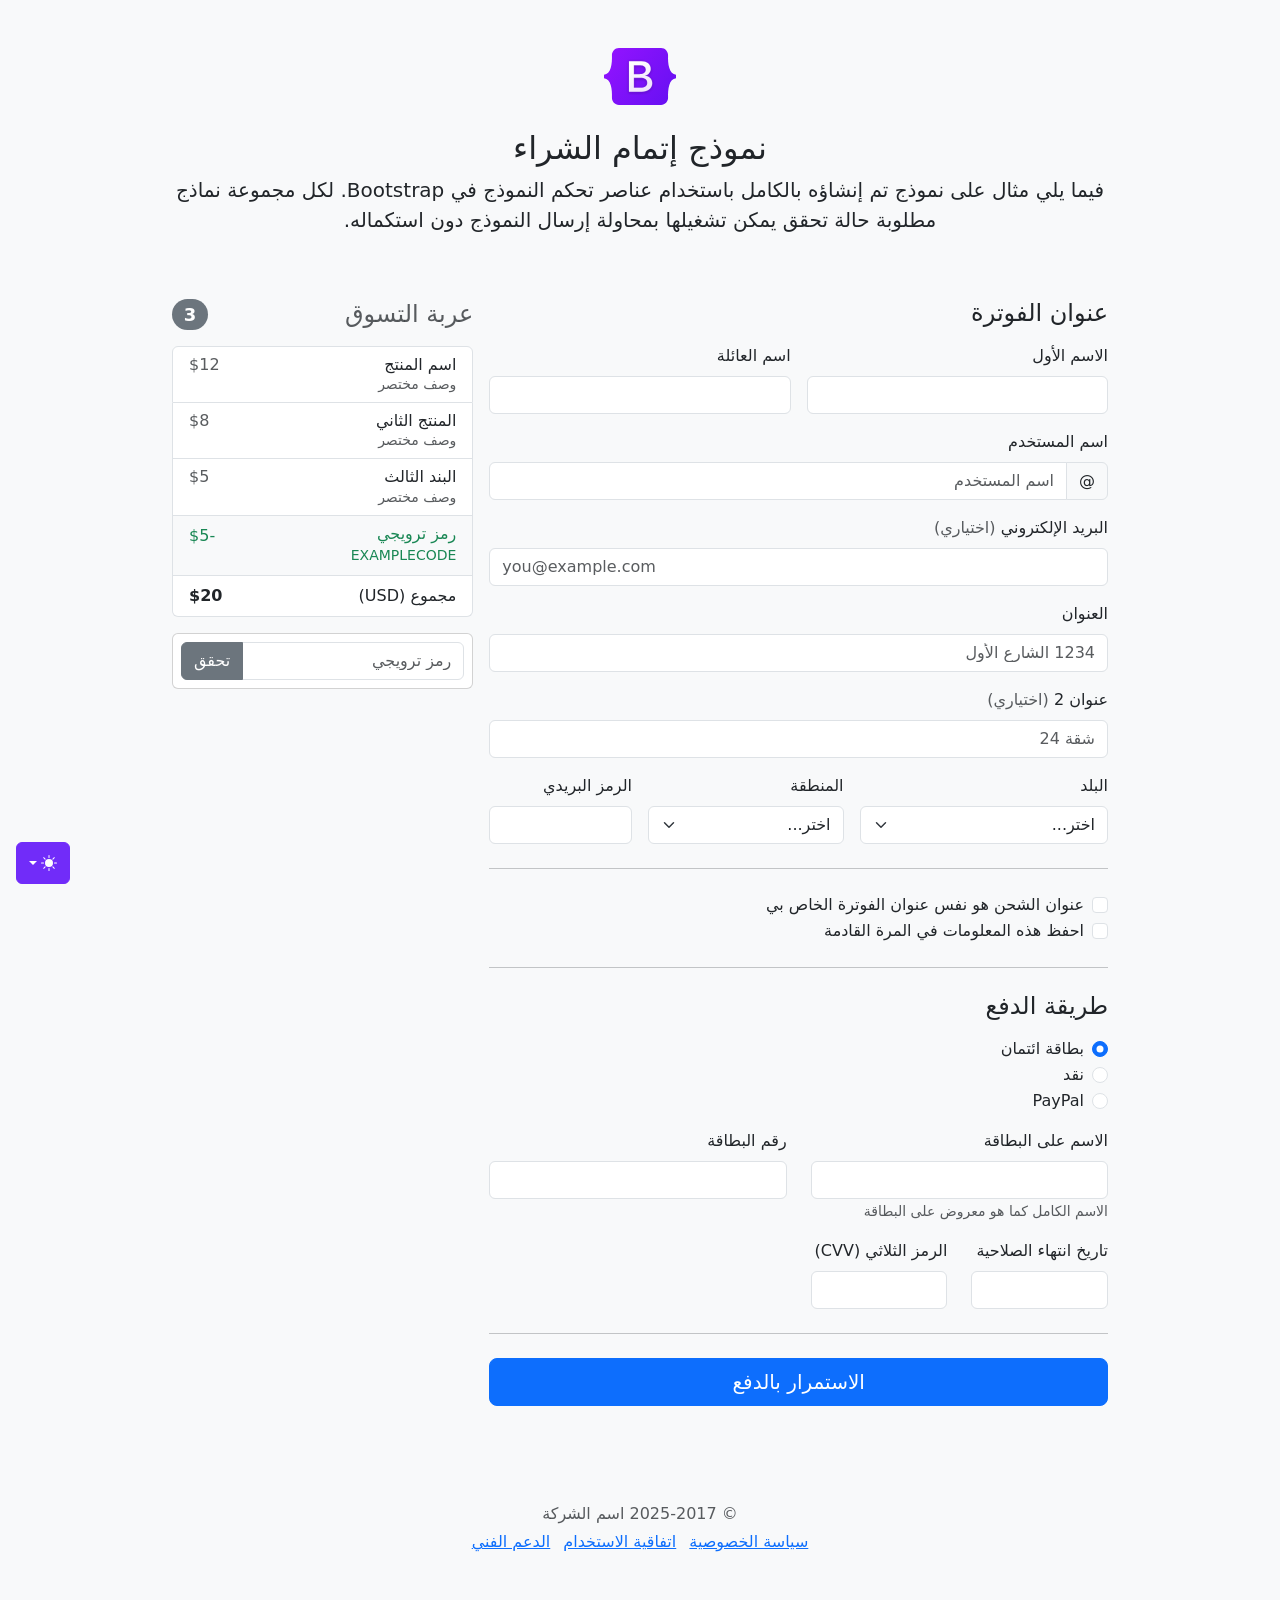
<file: site/bootstrap-5.3.8-examples/checkout-rtl/index.html>
<!doctype html>
<html lang="ar" dir="rtl" data-bs-theme="auto">
  <head>
    <meta charset="utf-8" />
    <meta name="viewport" content="width=device-width, initial-scale=1" />
    <meta name="description" content="" />
    <meta
      name="author"
      content="Mark Otto, Jacob Thornton, and Bootstrap contributors"
    />
    <meta name="generator" content="Astro v5.13.2" />
    <title>مثال إتمام الشراء · Bootstrap v5.3</title>
    <link
      rel="canonical"
      href="https://getbootstrap.com/docs/5.3/examples/checkout-rtl/"
    />
    <script src="../assets/js/color-modes.js"></script>
    <link href="../assets/dist/css/bootstrap.rtl.min.css" rel="stylesheet" />
    <meta name="theme-color" content="#712cf9" />
    <link href="../checkout/checkout.css" rel="stylesheet" />
    <style>
      .bd-placeholder-img {
        font-size: 1.125rem;
        text-anchor: middle;
        -webkit-user-select: none;
        -moz-user-select: none;
        user-select: none;
      }
      @media (min-width: 768px) {
        .bd-placeholder-img-lg {
          font-size: 3.5rem;
        }
      }
      .b-example-divider {
        width: 100%;
        height: 3rem;
        background-color: #0000001a;
        border: solid rgba(0, 0, 0, 0.15);
        border-width: 1px 0;
        box-shadow:
          inset 0 0.5em 1.5em #0000001a,
          inset 0 0.125em 0.5em #00000026;
      }
      .b-example-vr {
        flex-shrink: 0;
        width: 1.5rem;
        height: 100vh;
      }
      .bi {
        vertical-align: -0.125em;
        fill: currentColor;
      }
      .nav-scroller {
        position: relative;
        z-index: 2;
        height: 2.75rem;
        overflow-y: hidden;
      }
      .nav-scroller .nav {
        display: flex;
        flex-wrap: nowrap;
        padding-bottom: 1rem;
        margin-top: -1px;
        overflow-x: auto;
        text-align: center;
        white-space: nowrap;
        -webkit-overflow-scrolling: touch;
      }
      .btn-bd-primary {
        --bd-violet-bg: #712cf9;
        --bd-violet-rgb: 112.520718, 44.062154, 249.437846;
        --bs-btn-font-weight: 600;
        --bs-btn-color: var(--bs-white);
        --bs-btn-bg: var(--bd-violet-bg);
        --bs-btn-border-color: var(--bd-violet-bg);
        --bs-btn-hover-color: var(--bs-white);
        --bs-btn-hover-bg: #6528e0;
        --bs-btn-hover-border-color: #6528e0;
        --bs-btn-focus-shadow-rgb: var(--bd-violet-rgb);
        --bs-btn-active-color: var(--bs-btn-hover-color);
        --bs-btn-active-bg: #5a23c8;
        --bs-btn-active-border-color: #5a23c8;
      }
      .bd-mode-toggle {
        z-index: 1500;
      }
      .bd-mode-toggle .bi {
        width: 1em;
        height: 1em;
      }
      .bd-mode-toggle .dropdown-menu .active .bi {
        display: block !important;
      }
    </style>
  </head>
  <body class="bg-body-tertiary">
    <svg xmlns="http://www.w3.org/2000/svg" class="d-none">
      <symbol id="check2" viewBox="0 0 16 16">
        <path
          d="M13.854 3.646a.5.5 0 0 1 0 .708l-7 7a.5.5 0 0 1-.708 0l-3.5-3.5a.5.5 0 1 1 .708-.708L6.5 10.293l6.646-6.647a.5.5 0 0 1 .708 0z"
        ></path>
      </symbol>
      <symbol id="circle-half" viewBox="0 0 16 16">
        <path
          d="M8 15A7 7 0 1 0 8 1v14zm0 1A8 8 0 1 1 8 0a8 8 0 0 1 0 16z"
        ></path>
      </symbol>
      <symbol id="moon-stars-fill" viewBox="0 0 16 16">
        <path
          d="M6 .278a.768.768 0 0 1 .08.858 7.208 7.208 0 0 0-.878 3.46c0 4.021 3.278 7.277 7.318 7.277.527 0 1.04-.055 1.533-.16a.787.787 0 0 1 .81.316.733.733 0 0 1-.031.893A8.349 8.349 0 0 1 8.344 16C3.734 16 0 12.286 0 7.71 0 4.266 2.114 1.312 5.124.06A.752.752 0 0 1 6 .278z"
        ></path>
        <path
          d="M10.794 3.148a.217.217 0 0 1 .412 0l.387 1.162c.173.518.579.924 1.097 1.097l1.162.387a.217.217 0 0 1 0 .412l-1.162.387a1.734 1.734 0 0 0-1.097 1.097l-.387 1.162a.217.217 0 0 1-.412 0l-.387-1.162A1.734 1.734 0 0 0 9.31 6.593l-1.162-.387a.217.217 0 0 1 0-.412l1.162-.387a1.734 1.734 0 0 0 1.097-1.097l.387-1.162zM13.863.099a.145.145 0 0 1 .274 0l.258.774c.115.346.386.617.732.732l.774.258a.145.145 0 0 1 0 .274l-.774.258a1.156 1.156 0 0 0-.732.732l-.258.774a.145.145 0 0 1-.274 0l-.258-.774a1.156 1.156 0 0 0-.732-.732l-.774-.258a.145.145 0 0 1 0-.274l.774-.258c.346-.115.617-.386.732-.732L13.863.1z"
        ></path>
      </symbol>
      <symbol id="sun-fill" viewBox="0 0 16 16">
        <path
          d="M8 12a4 4 0 1 0 0-8 4 4 0 0 0 0 8zM8 0a.5.5 0 0 1 .5.5v2a.5.5 0 0 1-1 0v-2A.5.5 0 0 1 8 0zm0 13a.5.5 0 0 1 .5.5v2a.5.5 0 0 1-1 0v-2A.5.5 0 0 1 8 13zm8-5a.5.5 0 0 1-.5.5h-2a.5.5 0 0 1 0-1h2a.5.5 0 0 1 .5.5zM3 8a.5.5 0 0 1-.5.5h-2a.5.5 0 0 1 0-1h2A.5.5 0 0 1 3 8zm10.657-5.657a.5.5 0 0 1 0 .707l-1.414 1.415a.5.5 0 1 1-.707-.708l1.414-1.414a.5.5 0 0 1 .707 0zm-9.193 9.193a.5.5 0 0 1 0 .707L3.05 13.657a.5.5 0 0 1-.707-.707l1.414-1.414a.5.5 0 0 1 .707 0zm9.193 2.121a.5.5 0 0 1-.707 0l-1.414-1.414a.5.5 0 0 1 .707-.707l1.414 1.414a.5.5 0 0 1 0 .707zM4.464 4.465a.5.5 0 0 1-.707 0L2.343 3.05a.5.5 0 1 1 .707-.707l1.414 1.414a.5.5 0 0 1 0 .708z"
        ></path>
      </symbol>
    </svg>
    <div
      class="dropdown position-fixed bottom-0 end-0 mb-3 me-3 bd-mode-toggle"
    >
      <button
        class="btn btn-bd-primary py-2 dropdown-toggle d-flex align-items-center"
        id="bd-theme"
        type="button"
        aria-expanded="false"
        data-bs-toggle="dropdown"
        aria-label="Toggle theme (auto)"
      >
        <svg class="bi my-1 theme-icon-active" aria-hidden="true">
          <use href="#circle-half"></use>
        </svg>
        <span class="visually-hidden" id="bd-theme-text">Toggle theme</span>
      </button>
      <ul
        class="dropdown-menu dropdown-menu-end shadow"
        aria-labelledby="bd-theme-text"
      >
        <li>
          <button
            type="button"
            class="dropdown-item d-flex align-items-center"
            data-bs-theme-value="light"
            aria-pressed="false"
          >
            <svg class="bi me-2 opacity-50" aria-hidden="true">
              <use href="#sun-fill"></use>
            </svg>
            Light
            <svg class="bi ms-auto d-none" aria-hidden="true">
              <use href="#check2"></use>
            </svg>
          </button>
        </li>
        <li>
          <button
            type="button"
            class="dropdown-item d-flex align-items-center"
            data-bs-theme-value="dark"
            aria-pressed="false"
          >
            <svg class="bi me-2 opacity-50" aria-hidden="true">
              <use href="#moon-stars-fill"></use>
            </svg>
            Dark
            <svg class="bi ms-auto d-none" aria-hidden="true">
              <use href="#check2"></use>
            </svg>
          </button>
        </li>
        <li>
          <button
            type="button"
            class="dropdown-item d-flex align-items-center active"
            data-bs-theme-value="auto"
            aria-pressed="true"
          >
            <svg class="bi me-2 opacity-50" aria-hidden="true">
              <use href="#circle-half"></use>
            </svg>
            Auto
            <svg class="bi ms-auto d-none" aria-hidden="true">
              <use href="#check2"></use>
            </svg>
          </button>
        </li>
      </ul>
    </div>
    <div class="container">
      <main>
        <div class="py-5 text-center">
          <img
            class="d-block mx-auto mb-4"
            src="../assets/brand/bootstrap-logo.svg"
            alt=""
            width="72"
            height="57"
          />
          <h1 class="h2">نموذج إتمام الشراء</h1>
          <p class="lead">
            فيما يلي مثال على نموذج تم إنشاؤه بالكامل باستخدام عناصر تحكم
            النموذج في Bootstrap. لكل مجموعة نماذج مطلوبة حالة تحقق يمكن تشغيلها
            بمحاولة إرسال النموذج دون استكماله.
          </p>
        </div>
        <div class="row g-3">
          <div class="col-md-5 col-lg-4 order-md-last">
            <h4 class="d-flex justify-content-between align-items-center mb-3">
              <span class="text-body-secondary">عربة التسوق</span>
              <span class="badge bg-secondary rounded-pill">3</span>
            </h4>
            <ul class="list-group mb-3">
              <li class="list-group-item d-flex justify-content-between lh-sm">
                <div>
                  <h6 class="my-0">اسم المنتج</h6>
                  <small class="text-body-secondary">وصف مختصر</small>
                </div>
                <span class="text-body-secondary">$12</span>
              </li>
              <li class="list-group-item d-flex justify-content-between lh-sm">
                <div>
                  <h6 class="my-0">المنتج الثاني</h6>
                  <small class="text-body-secondary">وصف مختصر</small>
                </div>
                <span class="text-body-secondary">$8</span>
              </li>
              <li class="list-group-item d-flex justify-content-between lh-sm">
                <div>
                  <h6 class="my-0">البند الثالث</h6>
                  <small class="text-body-secondary">وصف مختصر</small>
                </div>
                <span class="text-body-secondary">$5</span>
              </li>
              <li
                class="list-group-item d-flex justify-content-between bg-body-tertiary"
              >
                <div class="text-success">
                  <h6 class="my-0">رمز ترويجي</h6>
                  <small>EXAMPLECODE</small>
                </div>
                <span class="text-success">-$5</span>
              </li>
              <li class="list-group-item d-flex justify-content-between">
                <span>مجموع (USD)</span> <strong>$20</strong>
              </li>
            </ul>
            <form class="card p-2">
              <div class="input-group">
                <input
                  type="text"
                  class="form-control"
                  placeholder="رمز ترويجي"
                />
                <button type="submit" class="btn btn-secondary">تحقق</button>
              </div>
            </form>
          </div>
          <div class="col-md-7 col-lg-8">
            <h4 class="mb-3">عنوان الفوترة</h4>
            <form class="needs-validation" novalidate>
              <div class="row g-3">
                <div class="col-sm-6">
                  <label for="firstName" class="form-label">الاسم الأول</label>
                  <input
                    type="text"
                    class="form-control"
                    id="firstName"
                    placeholder=""
                    value=""
                    required
                  />
                  <div class="invalid-feedback">يرجى إدخال اسم أول صحيح.</div>
                </div>
                <div class="col-sm-6">
                  <label for="lastName" class="form-label">اسم العائلة</label>
                  <input
                    type="text"
                    class="form-control"
                    id="lastName"
                    placeholder=""
                    value=""
                    required
                  />
                  <div class="invalid-feedback">يرجى إدخال اسم عائلة صحيح.</div>
                </div>
                <div class="col-12">
                  <label for="username" class="form-label">اسم المستخدم</label>
                  <div class="input-group has-validation">
                    <span class="input-group-text">@</span>
                    <input
                      type="text"
                      class="form-control"
                      id="username"
                      placeholder="اسم المستخدم"
                      required
                    />
                    <div class="invalid-feedback">
                      اسم المستخدم الخاص بك مطلوب.
                    </div>
                  </div>
                </div>
                <div class="col-12">
                  <label for="email" class="form-label"
                    >البريد الإلكتروني
                    <span class="text-body-secondary">(اختياري)</span></label
                  >
                  <input
                    type="email"
                    class="form-control"
                    id="email"
                    placeholder="you@example.com"
                  />
                  <div class="invalid-feedback">
                    يرجى إدخال عنوان بريد إلكتروني صحيح لتصلكم تحديثات الشحن.
                  </div>
                </div>
                <div class="col-12">
                  <label for="address" class="form-label">العنوان</label>
                  <input
                    type="text"
                    class="form-control"
                    id="address"
                    placeholder="1234 الشارع الأول"
                    required
                  />
                  <div class="invalid-feedback">
                    يرجى إدخال عنوان الشحن الخاص بك.
                  </div>
                </div>
                <div class="col-12">
                  <label for="address2" class="form-label"
                    >عنوان 2
                    <span class="text-body-secondary">(اختياري)</span></label
                  >
                  <input
                    type="text"
                    class="form-control"
                    id="address2"
                    placeholder="شقة 24"
                  />
                </div>
                <div class="col-md-5">
                  <label for="country" class="form-label">البلد</label>
                  <select class="form-select" id="country" required>
                    <option value="">اختر...</option>
                    <option>الولايات المتحدة الأمريكية</option>
                  </select>
                  <div class="invalid-feedback">يرجى اختيار بلد صحيح.</div>
                </div>
                <div class="col-md-4">
                  <label for="state" class="form-label">المنطقة</label>
                  <select class="form-select" id="state" required>
                    <option value="">اختر...</option>
                    <option>كاليفورنيا</option>
                  </select>
                  <div class="invalid-feedback">
                    يرجى اختيار اسم منطقة صحيح.
                  </div>
                </div>
                <div class="col-md-3">
                  <label for="zip" class="form-label">الرمز البريدي</label>
                  <input
                    type="text"
                    class="form-control"
                    id="zip"
                    placeholder=""
                    required
                  />
                  <div class="invalid-feedback">الرمز البريدي مطلوب.</div>
                </div>
              </div>
              <hr class="my-4" />
              <div class="form-check">
                <input
                  type="checkbox"
                  class="form-check-input"
                  id="same-address"
                />
                <label class="form-check-label" for="same-address"
                  >عنوان الشحن هو نفس عنوان الفوترة الخاص بي</label
                >
              </div>
              <div class="form-check">
                <input
                  type="checkbox"
                  class="form-check-input"
                  id="save-info"
                />
                <label class="form-check-label" for="save-info"
                  >احفظ هذه المعلومات في المرة القادمة</label
                >
              </div>
              <hr class="my-4" />
              <h4 class="mb-3">طريقة الدفع</h4>
              <div class="my-3">
                <div class="form-check">
                  <input
                    id="credit"
                    name="paymentMethod"
                    type="radio"
                    class="form-check-input"
                    checked
                    required
                  />
                  <label class="form-check-label" for="credit"
                    >بطاقة ائتمان</label
                  >
                </div>
                <div class="form-check">
                  <input
                    id="cash"
                    name="paymentMethod"
                    type="radio"
                    class="form-check-input"
                    required
                  />
                  <label class="form-check-label" for="cash">نقد</label>
                </div>
                <div class="form-check">
                  <input
                    id="paypal"
                    name="paymentMethod"
                    type="radio"
                    class="form-check-input"
                    required
                  />
                  <label class="form-check-label" for="paypal">PayPal</label>
                </div>
              </div>
              <div class="row gy-3">
                <div class="col-md-6">
                  <label for="cc-name" class="form-label"
                    >الاسم على البطاقة</label
                  >
                  <input
                    type="text"
                    class="form-control"
                    id="cc-name"
                    placeholder=""
                    required
                  />
                  <small class="text-body-secondary"
                    >الاسم الكامل كما هو معروض على البطاقة</small
                  >
                  <div class="invalid-feedback">الاسم على البطاقة مطلوب</div>
                </div>
                <div class="col-md-6">
                  <label for="cc-number" class="form-label">رقم البطاقة</label>
                  <input
                    type="text"
                    class="form-control"
                    id="cc-number"
                    placeholder=""
                    required
                  />
                  <div class="invalid-feedback">رقم بطاقة الائتمان مطلوب</div>
                </div>
                <div class="col-md-3">
                  <label for="cc-expiration" class="form-label"
                    >تاريخ انتهاء الصلاحية</label
                  >
                  <input
                    type="text"
                    class="form-control"
                    id="cc-expiration"
                    placeholder=""
                    required
                  />
                  <div class="invalid-feedback">
                    تاريخ انتهاء الصلاحية مطلوب
                  </div>
                </div>
                <div class="col-md-3">
                  <label for="cc-cvv" class="form-label"
                    >الرمز الثلاثي (CVV)</label
                  >
                  <input
                    type="text"
                    class="form-control"
                    id="cc-cvv"
                    placeholder=""
                    required
                  />
                  <div class="invalid-feedback">رمز الحماية مطلوب</div>
                </div>
              </div>
              <hr class="my-4" />
              <button class="w-100 btn btn-primary btn-lg" type="submit">
                الاستمرار بالدفع
              </button>
            </form>
          </div>
        </div>
      </main>
      <footer class="my-5 pt-5 text-body-secondary text-center text-small">
        <p class="mb-1">&copy; 2025-2017 اسم الشركة</p>
        <ul class="list-inline">
          <li class="list-inline-item"><a href="#">سياسة الخصوصية</a></li>
          <li class="list-inline-item"><a href="#">اتفاقية الاستخدام</a></li>
          <li class="list-inline-item"><a href="#">الدعم الفني</a></li>
        </ul>
      </footer>
    </div>
    <script
      src="../assets/dist/js/bootstrap.bundle.min.js"
      class="astro-vvvwv3sm"
    ></script>
    <script src="../checkout/checkout.js" class="astro-vvvwv3sm"></script>
  </body>
</html>
</file>
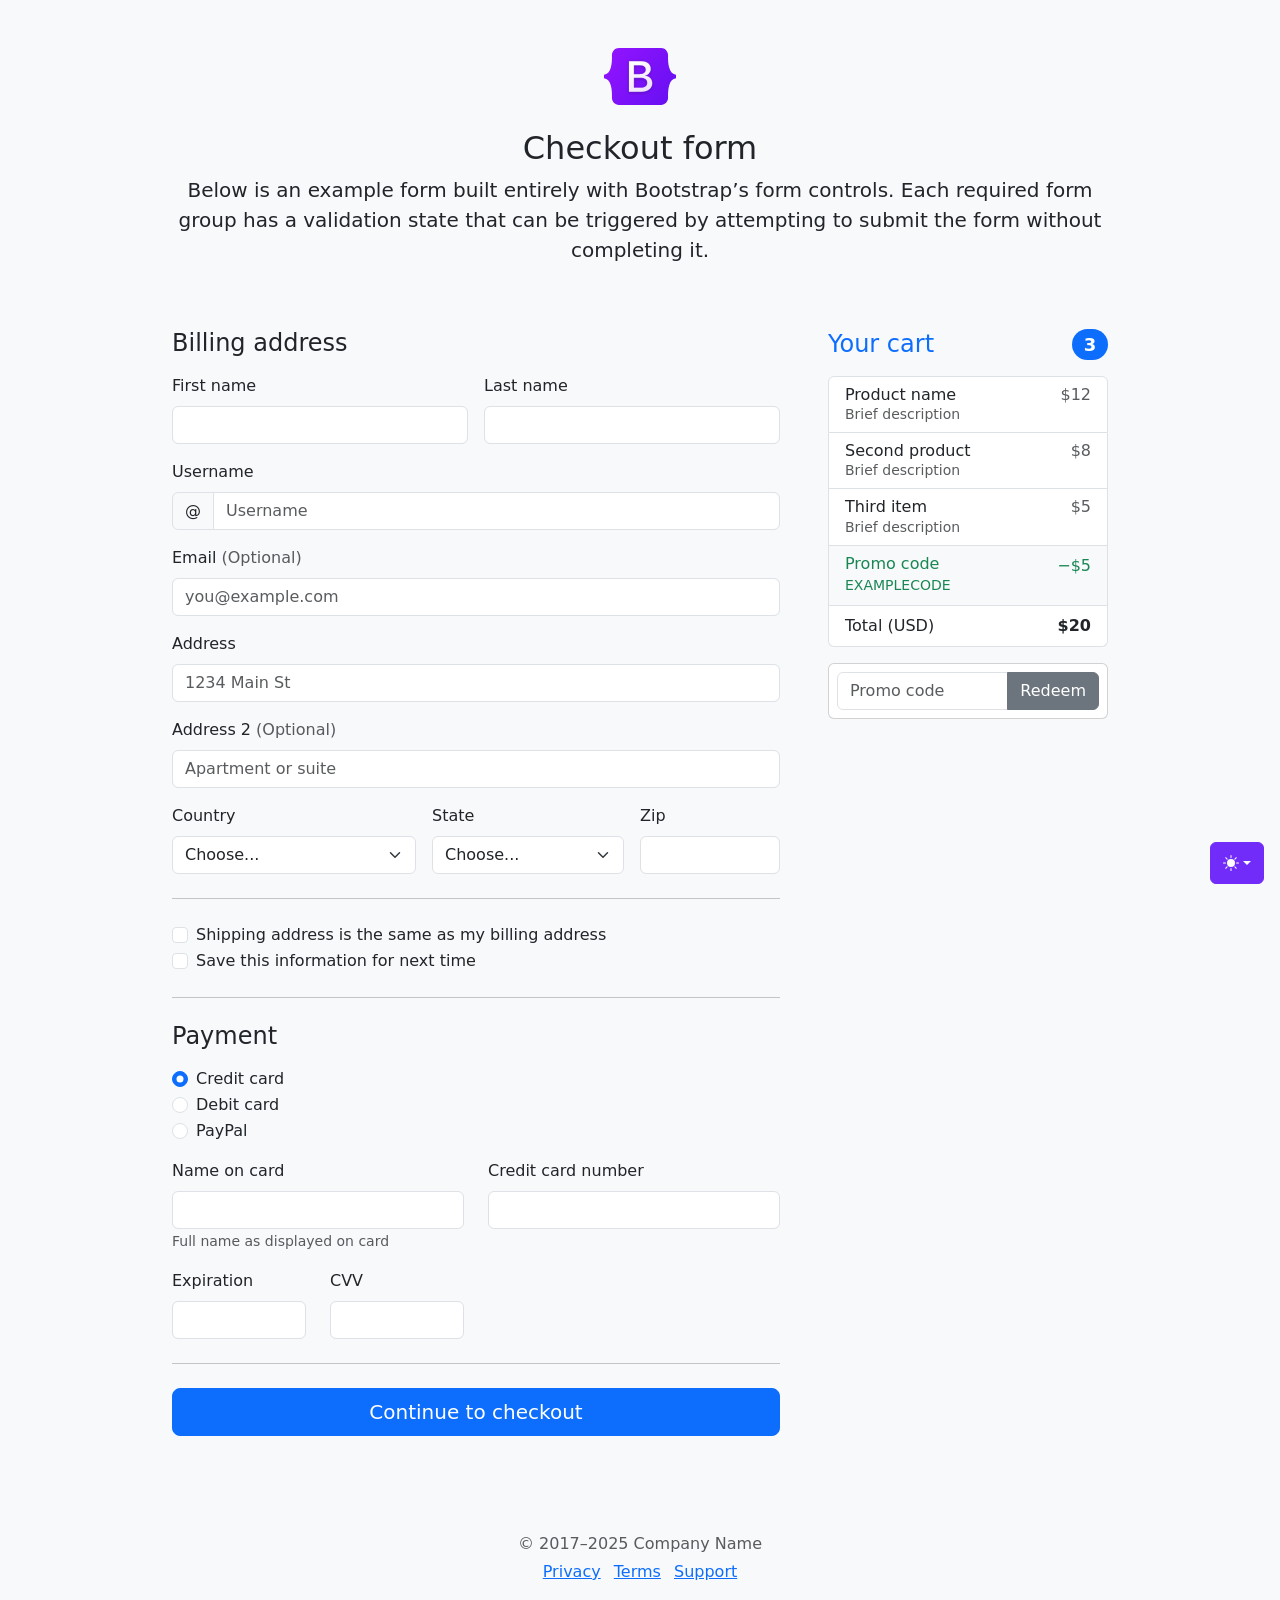
<file: site/bootstrap-5.3.8-examples/checkout/index.html>
<!doctype html>
<html lang="en" data-bs-theme="auto">
  <head>
    <meta charset="utf-8" />
    <meta name="viewport" content="width=device-width, initial-scale=1" />
    <meta name="description" content="" />
    <meta
      name="author"
      content="Mark Otto, Jacob Thornton, and Bootstrap contributors"
    />
    <meta name="generator" content="Astro v5.13.2" />
    <title>Checkout example · Bootstrap v5.3</title>
    <link
      rel="canonical"
      href="https://getbootstrap.com/docs/5.3/examples/checkout/"
    />
    <script src="../assets/js/color-modes.js"></script>
    <link href="../assets/dist/css/bootstrap.min.css" rel="stylesheet" />
    <meta name="theme-color" content="#712cf9" />
    <link href="checkout.css" rel="stylesheet" />
    <style>
      .bd-placeholder-img {
        font-size: 1.125rem;
        text-anchor: middle;
        -webkit-user-select: none;
        -moz-user-select: none;
        user-select: none;
      }
      @media (min-width: 768px) {
        .bd-placeholder-img-lg {
          font-size: 3.5rem;
        }
      }
      .b-example-divider {
        width: 100%;
        height: 3rem;
        background-color: #0000001a;
        border: solid rgba(0, 0, 0, 0.15);
        border-width: 1px 0;
        box-shadow:
          inset 0 0.5em 1.5em #0000001a,
          inset 0 0.125em 0.5em #00000026;
      }
      .b-example-vr {
        flex-shrink: 0;
        width: 1.5rem;
        height: 100vh;
      }
      .bi {
        vertical-align: -0.125em;
        fill: currentColor;
      }
      .nav-scroller {
        position: relative;
        z-index: 2;
        height: 2.75rem;
        overflow-y: hidden;
      }
      .nav-scroller .nav {
        display: flex;
        flex-wrap: nowrap;
        padding-bottom: 1rem;
        margin-top: -1px;
        overflow-x: auto;
        text-align: center;
        white-space: nowrap;
        -webkit-overflow-scrolling: touch;
      }
      .btn-bd-primary {
        --bd-violet-bg: #712cf9;
        --bd-violet-rgb: 112.520718, 44.062154, 249.437846;
        --bs-btn-font-weight: 600;
        --bs-btn-color: var(--bs-white);
        --bs-btn-bg: var(--bd-violet-bg);
        --bs-btn-border-color: var(--bd-violet-bg);
        --bs-btn-hover-color: var(--bs-white);
        --bs-btn-hover-bg: #6528e0;
        --bs-btn-hover-border-color: #6528e0;
        --bs-btn-focus-shadow-rgb: var(--bd-violet-rgb);
        --bs-btn-active-color: var(--bs-btn-hover-color);
        --bs-btn-active-bg: #5a23c8;
        --bs-btn-active-border-color: #5a23c8;
      }
      .bd-mode-toggle {
        z-index: 1500;
      }
      .bd-mode-toggle .bi {
        width: 1em;
        height: 1em;
      }
      .bd-mode-toggle .dropdown-menu .active .bi {
        display: block !important;
      }
    </style>
  </head>
  <body class="bg-body-tertiary">
    <svg xmlns="http://www.w3.org/2000/svg" class="d-none">
      <symbol id="check2" viewBox="0 0 16 16">
        <path
          d="M13.854 3.646a.5.5 0 0 1 0 .708l-7 7a.5.5 0 0 1-.708 0l-3.5-3.5a.5.5 0 1 1 .708-.708L6.5 10.293l6.646-6.647a.5.5 0 0 1 .708 0z"
        ></path>
      </symbol>
      <symbol id="circle-half" viewBox="0 0 16 16">
        <path
          d="M8 15A7 7 0 1 0 8 1v14zm0 1A8 8 0 1 1 8 0a8 8 0 0 1 0 16z"
        ></path>
      </symbol>
      <symbol id="moon-stars-fill" viewBox="0 0 16 16">
        <path
          d="M6 .278a.768.768 0 0 1 .08.858 7.208 7.208 0 0 0-.878 3.46c0 4.021 3.278 7.277 7.318 7.277.527 0 1.04-.055 1.533-.16a.787.787 0 0 1 .81.316.733.733 0 0 1-.031.893A8.349 8.349 0 0 1 8.344 16C3.734 16 0 12.286 0 7.71 0 4.266 2.114 1.312 5.124.06A.752.752 0 0 1 6 .278z"
        ></path>
        <path
          d="M10.794 3.148a.217.217 0 0 1 .412 0l.387 1.162c.173.518.579.924 1.097 1.097l1.162.387a.217.217 0 0 1 0 .412l-1.162.387a1.734 1.734 0 0 0-1.097 1.097l-.387 1.162a.217.217 0 0 1-.412 0l-.387-1.162A1.734 1.734 0 0 0 9.31 6.593l-1.162-.387a.217.217 0 0 1 0-.412l1.162-.387a1.734 1.734 0 0 0 1.097-1.097l.387-1.162zM13.863.099a.145.145 0 0 1 .274 0l.258.774c.115.346.386.617.732.732l.774.258a.145.145 0 0 1 0 .274l-.774.258a1.156 1.156 0 0 0-.732.732l-.258.774a.145.145 0 0 1-.274 0l-.258-.774a1.156 1.156 0 0 0-.732-.732l-.774-.258a.145.145 0 0 1 0-.274l.774-.258c.346-.115.617-.386.732-.732L13.863.1z"
        ></path>
      </symbol>
      <symbol id="sun-fill" viewBox="0 0 16 16">
        <path
          d="M8 12a4 4 0 1 0 0-8 4 4 0 0 0 0 8zM8 0a.5.5 0 0 1 .5.5v2a.5.5 0 0 1-1 0v-2A.5.5 0 0 1 8 0zm0 13a.5.5 0 0 1 .5.5v2a.5.5 0 0 1-1 0v-2A.5.5 0 0 1 8 13zm8-5a.5.5 0 0 1-.5.5h-2a.5.5 0 0 1 0-1h2a.5.5 0 0 1 .5.5zM3 8a.5.5 0 0 1-.5.5h-2a.5.5 0 0 1 0-1h2A.5.5 0 0 1 3 8zm10.657-5.657a.5.5 0 0 1 0 .707l-1.414 1.415a.5.5 0 1 1-.707-.708l1.414-1.414a.5.5 0 0 1 .707 0zm-9.193 9.193a.5.5 0 0 1 0 .707L3.05 13.657a.5.5 0 0 1-.707-.707l1.414-1.414a.5.5 0 0 1 .707 0zm9.193 2.121a.5.5 0 0 1-.707 0l-1.414-1.414a.5.5 0 0 1 .707-.707l1.414 1.414a.5.5 0 0 1 0 .707zM4.464 4.465a.5.5 0 0 1-.707 0L2.343 3.05a.5.5 0 1 1 .707-.707l1.414 1.414a.5.5 0 0 1 0 .708z"
        ></path>
      </symbol>
    </svg>
    <div
      class="dropdown position-fixed bottom-0 end-0 mb-3 me-3 bd-mode-toggle"
    >
      <button
        class="btn btn-bd-primary py-2 dropdown-toggle d-flex align-items-center"
        id="bd-theme"
        type="button"
        aria-expanded="false"
        data-bs-toggle="dropdown"
        aria-label="Toggle theme (auto)"
      >
        <svg class="bi my-1 theme-icon-active" aria-hidden="true">
          <use href="#circle-half"></use>
        </svg>
        <span class="visually-hidden" id="bd-theme-text">Toggle theme</span>
      </button>
      <ul
        class="dropdown-menu dropdown-menu-end shadow"
        aria-labelledby="bd-theme-text"
      >
        <li>
          <button
            type="button"
            class="dropdown-item d-flex align-items-center"
            data-bs-theme-value="light"
            aria-pressed="false"
          >
            <svg class="bi me-2 opacity-50" aria-hidden="true">
              <use href="#sun-fill"></use>
            </svg>
            Light
            <svg class="bi ms-auto d-none" aria-hidden="true">
              <use href="#check2"></use>
            </svg>
          </button>
        </li>
        <li>
          <button
            type="button"
            class="dropdown-item d-flex align-items-center"
            data-bs-theme-value="dark"
            aria-pressed="false"
          >
            <svg class="bi me-2 opacity-50" aria-hidden="true">
              <use href="#moon-stars-fill"></use>
            </svg>
            Dark
            <svg class="bi ms-auto d-none" aria-hidden="true">
              <use href="#check2"></use>
            </svg>
          </button>
        </li>
        <li>
          <button
            type="button"
            class="dropdown-item d-flex align-items-center active"
            data-bs-theme-value="auto"
            aria-pressed="true"
          >
            <svg class="bi me-2 opacity-50" aria-hidden="true">
              <use href="#circle-half"></use>
            </svg>
            Auto
            <svg class="bi ms-auto d-none" aria-hidden="true">
              <use href="#check2"></use>
            </svg>
          </button>
        </li>
      </ul>
    </div>
    <div class="container">
      <main>
        <div class="py-5 text-center">
          <img
            class="d-block mx-auto mb-4"
            src="../assets/brand/bootstrap-logo.svg"
            alt=""
            width="72"
            height="57"
          />
          <h1 class="h2">Checkout form</h1>
          <p class="lead">
            Below is an example form built entirely with Bootstrap’s form
            controls. Each required form group has a validation state that can
            be triggered by attempting to submit the form without completing it.
          </p>
        </div>
        <div class="row g-5">
          <div class="col-md-5 col-lg-4 order-md-last">
            <h4 class="d-flex justify-content-between align-items-center mb-3">
              <span class="text-primary">Your cart</span>
              <span class="badge bg-primary rounded-pill">3</span>
            </h4>
            <ul class="list-group mb-3">
              <li class="list-group-item d-flex justify-content-between lh-sm">
                <div>
                  <h6 class="my-0">Product name</h6>
                  <small class="text-body-secondary">Brief description</small>
                </div>
                <span class="text-body-secondary">$12</span>
              </li>
              <li class="list-group-item d-flex justify-content-between lh-sm">
                <div>
                  <h6 class="my-0">Second product</h6>
                  <small class="text-body-secondary">Brief description</small>
                </div>
                <span class="text-body-secondary">$8</span>
              </li>
              <li class="list-group-item d-flex justify-content-between lh-sm">
                <div>
                  <h6 class="my-0">Third item</h6>
                  <small class="text-body-secondary">Brief description</small>
                </div>
                <span class="text-body-secondary">$5</span>
              </li>
              <li
                class="list-group-item d-flex justify-content-between bg-body-tertiary"
              >
                <div class="text-success">
                  <h6 class="my-0">Promo code</h6>
                  <small>EXAMPLECODE</small>
                </div>
                <span class="text-success">−$5</span>
              </li>
              <li class="list-group-item d-flex justify-content-between">
                <span>Total (USD)</span> <strong>$20</strong>
              </li>
            </ul>
            <form class="card p-2">
              <div class="input-group">
                <input
                  type="text"
                  class="form-control"
                  placeholder="Promo code"
                />
                <button type="submit" class="btn btn-secondary">Redeem</button>
              </div>
            </form>
          </div>
          <div class="col-md-7 col-lg-8">
            <h4 class="mb-3">Billing address</h4>
            <form class="needs-validation" novalidate>
              <div class="row g-3">
                <div class="col-sm-6">
                  <label for="firstName" class="form-label">First name</label>
                  <input
                    type="text"
                    class="form-control"
                    id="firstName"
                    placeholder=""
                    value=""
                    required
                  />
                  <div class="invalid-feedback">
                    Valid first name is required.
                  </div>
                </div>
                <div class="col-sm-6">
                  <label for="lastName" class="form-label">Last name</label>
                  <input
                    type="text"
                    class="form-control"
                    id="lastName"
                    placeholder=""
                    value=""
                    required
                  />
                  <div class="invalid-feedback">
                    Valid last name is required.
                  </div>
                </div>
                <div class="col-12">
                  <label for="username" class="form-label">Username</label>
                  <div class="input-group has-validation">
                    <span class="input-group-text">@</span>
                    <input
                      type="text"
                      class="form-control"
                      id="username"
                      placeholder="Username"
                      required
                    />
                    <div class="invalid-feedback">
                      Your username is required.
                    </div>
                  </div>
                </div>
                <div class="col-12">
                  <label for="email" class="form-label"
                    >Email
                    <span class="text-body-secondary">(Optional)</span></label
                  >
                  <input
                    type="email"
                    class="form-control"
                    id="email"
                    placeholder="you@example.com"
                  />
                  <div class="invalid-feedback">
                    Please enter a valid email address for shipping updates.
                  </div>
                </div>
                <div class="col-12">
                  <label for="address" class="form-label">Address</label>
                  <input
                    type="text"
                    class="form-control"
                    id="address"
                    placeholder="1234 Main St"
                    required
                  />
                  <div class="invalid-feedback">
                    Please enter your shipping address.
                  </div>
                </div>
                <div class="col-12">
                  <label for="address2" class="form-label"
                    >Address 2
                    <span class="text-body-secondary">(Optional)</span></label
                  >
                  <input
                    type="text"
                    class="form-control"
                    id="address2"
                    placeholder="Apartment or suite"
                  />
                </div>
                <div class="col-md-5">
                  <label for="country" class="form-label">Country</label>
                  <select class="form-select" id="country" required>
                    <option value="">Choose...</option>
                    <option>United States</option>
                  </select>
                  <div class="invalid-feedback">
                    Please select a valid country.
                  </div>
                </div>
                <div class="col-md-4">
                  <label for="state" class="form-label">State</label>
                  <select class="form-select" id="state" required>
                    <option value="">Choose...</option>
                    <option>California</option>
                  </select>
                  <div class="invalid-feedback">
                    Please provide a valid state.
                  </div>
                </div>
                <div class="col-md-3">
                  <label for="zip" class="form-label">Zip</label>
                  <input
                    type="text"
                    class="form-control"
                    id="zip"
                    placeholder=""
                    required
                  />
                  <div class="invalid-feedback">Zip code required.</div>
                </div>
              </div>
              <hr class="my-4" />
              <div class="form-check">
                <input
                  type="checkbox"
                  class="form-check-input"
                  id="same-address"
                />
                <label class="form-check-label" for="same-address"
                  >Shipping address is the same as my billing address</label
                >
              </div>
              <div class="form-check">
                <input
                  type="checkbox"
                  class="form-check-input"
                  id="save-info"
                />
                <label class="form-check-label" for="save-info"
                  >Save this information for next time</label
                >
              </div>
              <hr class="my-4" />
              <h4 class="mb-3">Payment</h4>
              <div class="my-3">
                <div class="form-check">
                  <input
                    id="credit"
                    name="paymentMethod"
                    type="radio"
                    class="form-check-input"
                    checked
                    required
                  />
                  <label class="form-check-label" for="credit"
                    >Credit card</label
                  >
                </div>
                <div class="form-check">
                  <input
                    id="debit"
                    name="paymentMethod"
                    type="radio"
                    class="form-check-input"
                    required
                  />
                  <label class="form-check-label" for="debit">Debit card</label>
                </div>
                <div class="form-check">
                  <input
                    id="paypal"
                    name="paymentMethod"
                    type="radio"
                    class="form-check-input"
                    required
                  />
                  <label class="form-check-label" for="paypal">PayPal</label>
                </div>
              </div>
              <div class="row gy-3">
                <div class="col-md-6">
                  <label for="cc-name" class="form-label">Name on card</label>
                  <input
                    type="text"
                    class="form-control"
                    id="cc-name"
                    placeholder=""
                    required
                  />
                  <small class="text-body-secondary"
                    >Full name as displayed on card</small
                  >
                  <div class="invalid-feedback">Name on card is required</div>
                </div>
                <div class="col-md-6">
                  <label for="cc-number" class="form-label"
                    >Credit card number</label
                  >
                  <input
                    type="text"
                    class="form-control"
                    id="cc-number"
                    placeholder=""
                    required
                  />
                  <div class="invalid-feedback">
                    Credit card number is required
                  </div>
                </div>
                <div class="col-md-3">
                  <label for="cc-expiration" class="form-label"
                    >Expiration</label
                  >
                  <input
                    type="text"
                    class="form-control"
                    id="cc-expiration"
                    placeholder=""
                    required
                  />
                  <div class="invalid-feedback">Expiration date required</div>
                </div>
                <div class="col-md-3">
                  <label for="cc-cvv" class="form-label">CVV</label>
                  <input
                    type="text"
                    class="form-control"
                    id="cc-cvv"
                    placeholder=""
                    required
                  />
                  <div class="invalid-feedback">Security code required</div>
                </div>
              </div>
              <hr class="my-4" />
              <button class="w-100 btn btn-primary btn-lg" type="submit">
                Continue to checkout
              </button>
            </form>
          </div>
        </div>
      </main>
      <footer class="my-5 pt-5 text-body-secondary text-center text-small">
        <p class="mb-1">&copy; 2017–2025 Company Name</p>
        <ul class="list-inline">
          <li class="list-inline-item"><a href="#">Privacy</a></li>
          <li class="list-inline-item"><a href="#">Terms</a></li>
          <li class="list-inline-item"><a href="#">Support</a></li>
        </ul>
      </footer>
    </div>
    <script
      src="../assets/dist/js/bootstrap.bundle.min.js"
      class="astro-vvvwv3sm"
    ></script>
    <script src="checkout.js" class="astro-vvvwv3sm"></script>
  </body>
</html>
</file>
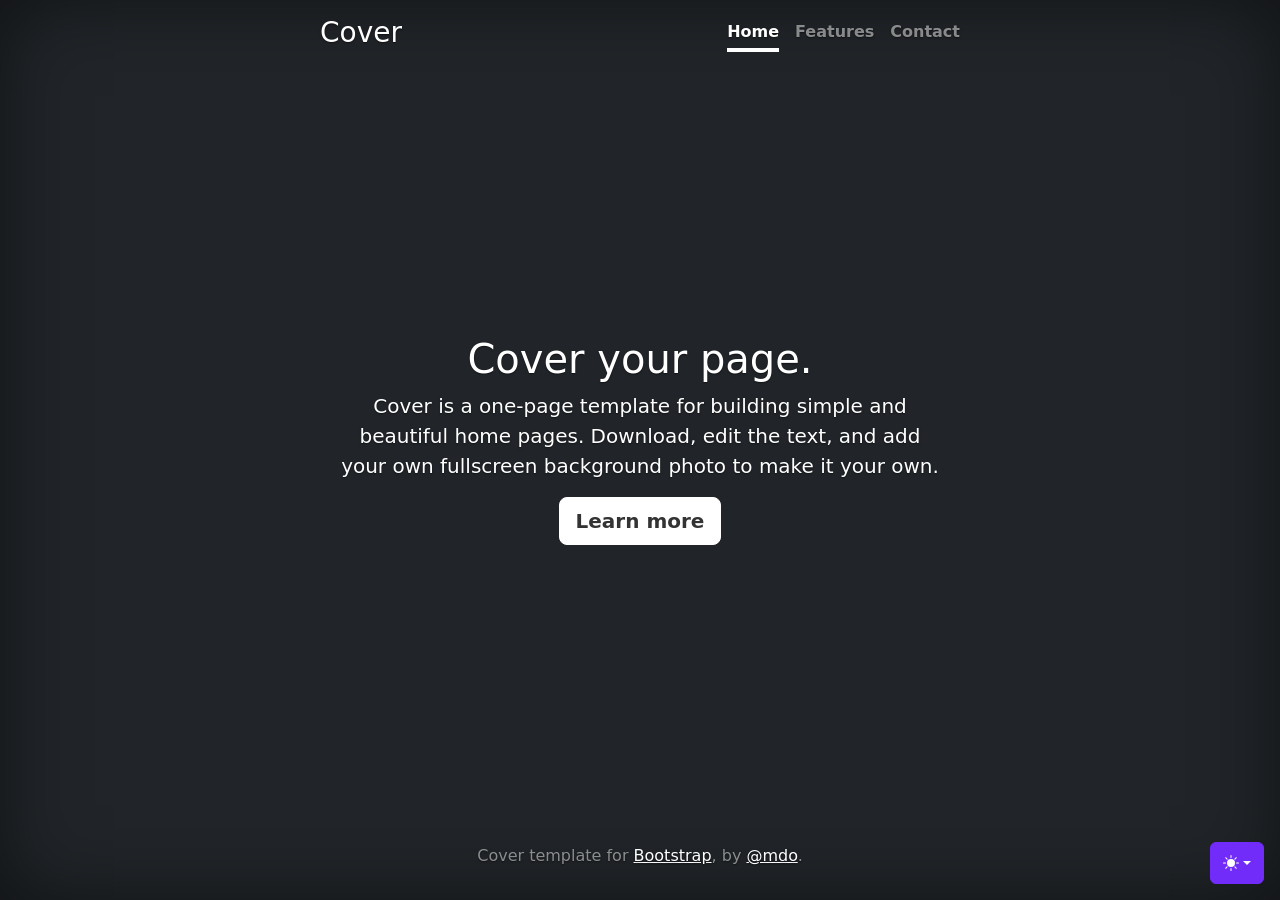
<file: site/bootstrap-5.3.8-examples/cover/index.html>
<!doctype html>
<html lang="en" class="h-100" data-bs-theme="auto">
  <head>
    <meta charset="utf-8" />
    <meta name="viewport" content="width=device-width, initial-scale=1" />
    <meta name="description" content="" />
    <meta
      name="author"
      content="Mark Otto, Jacob Thornton, and Bootstrap contributors"
    />
    <meta name="generator" content="Astro v5.13.2" />
    <title>Cover Template · Bootstrap v5.3</title>
    <link
      rel="canonical"
      href="https://getbootstrap.com/docs/5.3/examples/cover/"
    />
    <script src="../assets/js/color-modes.js"></script>
    <link href="../assets/dist/css/bootstrap.min.css" rel="stylesheet" />
    <meta name="theme-color" content="#712cf9" />
    <link href="cover.css" rel="stylesheet" />
    <style>
      .bd-placeholder-img {
        font-size: 1.125rem;
        text-anchor: middle;
        -webkit-user-select: none;
        -moz-user-select: none;
        user-select: none;
      }
      @media (min-width: 768px) {
        .bd-placeholder-img-lg {
          font-size: 3.5rem;
        }
      }
      .b-example-divider {
        width: 100%;
        height: 3rem;
        background-color: #0000001a;
        border: solid rgba(0, 0, 0, 0.15);
        border-width: 1px 0;
        box-shadow:
          inset 0 0.5em 1.5em #0000001a,
          inset 0 0.125em 0.5em #00000026;
      }
      .b-example-vr {
        flex-shrink: 0;
        width: 1.5rem;
        height: 100vh;
      }
      .bi {
        vertical-align: -0.125em;
        fill: currentColor;
      }
      .nav-scroller {
        position: relative;
        z-index: 2;
        height: 2.75rem;
        overflow-y: hidden;
      }
      .nav-scroller .nav {
        display: flex;
        flex-wrap: nowrap;
        padding-bottom: 1rem;
        margin-top: -1px;
        overflow-x: auto;
        text-align: center;
        white-space: nowrap;
        -webkit-overflow-scrolling: touch;
      }
      .btn-bd-primary {
        --bd-violet-bg: #712cf9;
        --bd-violet-rgb: 112.520718, 44.062154, 249.437846;
        --bs-btn-font-weight: 600;
        --bs-btn-color: var(--bs-white);
        --bs-btn-bg: var(--bd-violet-bg);
        --bs-btn-border-color: var(--bd-violet-bg);
        --bs-btn-hover-color: var(--bs-white);
        --bs-btn-hover-bg: #6528e0;
        --bs-btn-hover-border-color: #6528e0;
        --bs-btn-focus-shadow-rgb: var(--bd-violet-rgb);
        --bs-btn-active-color: var(--bs-btn-hover-color);
        --bs-btn-active-bg: #5a23c8;
        --bs-btn-active-border-color: #5a23c8;
      }
      .bd-mode-toggle {
        z-index: 1500;
      }
      .bd-mode-toggle .bi {
        width: 1em;
        height: 1em;
      }
      .bd-mode-toggle .dropdown-menu .active .bi {
        display: block !important;
      }
    </style>
  </head>
  <body class="d-flex h-100 text-center text-bg-dark">
    <svg xmlns="http://www.w3.org/2000/svg" class="d-none">
      <symbol id="check2" viewBox="0 0 16 16">
        <path
          d="M13.854 3.646a.5.5 0 0 1 0 .708l-7 7a.5.5 0 0 1-.708 0l-3.5-3.5a.5.5 0 1 1 .708-.708L6.5 10.293l6.646-6.647a.5.5 0 0 1 .708 0z"
        ></path>
      </symbol>
      <symbol id="circle-half" viewBox="0 0 16 16">
        <path
          d="M8 15A7 7 0 1 0 8 1v14zm0 1A8 8 0 1 1 8 0a8 8 0 0 1 0 16z"
        ></path>
      </symbol>
      <symbol id="moon-stars-fill" viewBox="0 0 16 16">
        <path
          d="M6 .278a.768.768 0 0 1 .08.858 7.208 7.208 0 0 0-.878 3.46c0 4.021 3.278 7.277 7.318 7.277.527 0 1.04-.055 1.533-.16a.787.787 0 0 1 .81.316.733.733 0 0 1-.031.893A8.349 8.349 0 0 1 8.344 16C3.734 16 0 12.286 0 7.71 0 4.266 2.114 1.312 5.124.06A.752.752 0 0 1 6 .278z"
        ></path>
        <path
          d="M10.794 3.148a.217.217 0 0 1 .412 0l.387 1.162c.173.518.579.924 1.097 1.097l1.162.387a.217.217 0 0 1 0 .412l-1.162.387a1.734 1.734 0 0 0-1.097 1.097l-.387 1.162a.217.217 0 0 1-.412 0l-.387-1.162A1.734 1.734 0 0 0 9.31 6.593l-1.162-.387a.217.217 0 0 1 0-.412l1.162-.387a1.734 1.734 0 0 0 1.097-1.097l.387-1.162zM13.863.099a.145.145 0 0 1 .274 0l.258.774c.115.346.386.617.732.732l.774.258a.145.145 0 0 1 0 .274l-.774.258a1.156 1.156 0 0 0-.732.732l-.258.774a.145.145 0 0 1-.274 0l-.258-.774a1.156 1.156 0 0 0-.732-.732l-.774-.258a.145.145 0 0 1 0-.274l.774-.258c.346-.115.617-.386.732-.732L13.863.1z"
        ></path>
      </symbol>
      <symbol id="sun-fill" viewBox="0 0 16 16">
        <path
          d="M8 12a4 4 0 1 0 0-8 4 4 0 0 0 0 8zM8 0a.5.5 0 0 1 .5.5v2a.5.5 0 0 1-1 0v-2A.5.5 0 0 1 8 0zm0 13a.5.5 0 0 1 .5.5v2a.5.5 0 0 1-1 0v-2A.5.5 0 0 1 8 13zm8-5a.5.5 0 0 1-.5.5h-2a.5.5 0 0 1 0-1h2a.5.5 0 0 1 .5.5zM3 8a.5.5 0 0 1-.5.5h-2a.5.5 0 0 1 0-1h2A.5.5 0 0 1 3 8zm10.657-5.657a.5.5 0 0 1 0 .707l-1.414 1.415a.5.5 0 1 1-.707-.708l1.414-1.414a.5.5 0 0 1 .707 0zm-9.193 9.193a.5.5 0 0 1 0 .707L3.05 13.657a.5.5 0 0 1-.707-.707l1.414-1.414a.5.5 0 0 1 .707 0zm9.193 2.121a.5.5 0 0 1-.707 0l-1.414-1.414a.5.5 0 0 1 .707-.707l1.414 1.414a.5.5 0 0 1 0 .707zM4.464 4.465a.5.5 0 0 1-.707 0L2.343 3.05a.5.5 0 1 1 .707-.707l1.414 1.414a.5.5 0 0 1 0 .708z"
        ></path>
      </symbol>
    </svg>
    <div
      class="dropdown position-fixed bottom-0 end-0 mb-3 me-3 bd-mode-toggle"
    >
      <button
        class="btn btn-bd-primary py-2 dropdown-toggle d-flex align-items-center"
        id="bd-theme"
        type="button"
        aria-expanded="false"
        data-bs-toggle="dropdown"
        aria-label="Toggle theme (auto)"
      >
        <svg class="bi my-1 theme-icon-active" aria-hidden="true">
          <use href="#circle-half"></use>
        </svg>
        <span class="visually-hidden" id="bd-theme-text">Toggle theme</span>
      </button>
      <ul
        class="dropdown-menu dropdown-menu-end shadow"
        aria-labelledby="bd-theme-text"
      >
        <li>
          <button
            type="button"
            class="dropdown-item d-flex align-items-center"
            data-bs-theme-value="light"
            aria-pressed="false"
          >
            <svg class="bi me-2 opacity-50" aria-hidden="true">
              <use href="#sun-fill"></use>
            </svg>
            Light
            <svg class="bi ms-auto d-none" aria-hidden="true">
              <use href="#check2"></use>
            </svg>
          </button>
        </li>
        <li>
          <button
            type="button"
            class="dropdown-item d-flex align-items-center"
            data-bs-theme-value="dark"
            aria-pressed="false"
          >
            <svg class="bi me-2 opacity-50" aria-hidden="true">
              <use href="#moon-stars-fill"></use>
            </svg>
            Dark
            <svg class="bi ms-auto d-none" aria-hidden="true">
              <use href="#check2"></use>
            </svg>
          </button>
        </li>
        <li>
          <button
            type="button"
            class="dropdown-item d-flex align-items-center active"
            data-bs-theme-value="auto"
            aria-pressed="true"
          >
            <svg class="bi me-2 opacity-50" aria-hidden="true">
              <use href="#circle-half"></use>
            </svg>
            Auto
            <svg class="bi ms-auto d-none" aria-hidden="true">
              <use href="#check2"></use>
            </svg>
          </button>
        </li>
      </ul>
    </div>
    <div class="cover-container d-flex w-100 h-100 p-3 mx-auto flex-column">
      <header class="mb-auto">
        <div>
          <h3 class="float-md-start mb-0">Cover</h3>
          <nav class="nav nav-masthead justify-content-center float-md-end">
            <a
              class="nav-link fw-bold py-1 px-0 active"
              aria-current="page"
              href="#"
              >Home</a
            >
            <a class="nav-link fw-bold py-1 px-0" href="#">Features</a>
            <a class="nav-link fw-bold py-1 px-0" href="#">Contact</a>
          </nav>
        </div>
      </header>
      <main class="px-3">
        <h1>Cover your page.</h1>
        <p class="lead">
          Cover is a one-page template for building simple and beautiful home
          pages. Download, edit the text, and add your own fullscreen background
          photo to make it your own.
        </p>
        <p class="lead">
          <a href="#" class="btn btn-lg btn-light fw-bold border-white bg-white"
            >Learn more</a
          >
        </p>
      </main>
      <footer class="mt-auto text-white-50">
        <p>
          Cover template for
          <a href="https://getbootstrap.com/" class="text-white">Bootstrap</a>,
          by <a href="https://x.com/mdo" class="text-white">@mdo</a>.
        </p>
      </footer>
    </div>
    <script
      src="../assets/dist/js/bootstrap.bundle.min.js"
      class="astro-vvvwv3sm"
    ></script>
  </body>
</html>
</file>
<file: site/style.css>
.card{
    color: white !important;
    background-color:#212529 !important ; 
    border-radius: 20px !important;
}
</file>
<file: site/bootstrap-5.3.8-examples/blog/blog.rtl.css>
/* stylelint-disable @stylistic/selector-list-comma-newline-after */

.blog-header-logo {
  font-family: Amiri, Georgia, "Times New Roman", serif;
  font-size: 2.25rem;
}

.blog-header-logo:hover {
  text-decoration: none;
}

h1, h2, h3, h4, h5, h6 {
  font-family: Amiri, Georgia, "Times New Roman", serif;
}

.flex-auto {
  flex: 0 0 auto;
}

.h-250 { height: 250px; }
@media (min-width: 768px) {
  .h-md-250 { height: 250px; }
}

/* Pagination */
.blog-pagination {
  margin-bottom: 4rem;
}

/*
 * Blog posts
 */
.blog-post {
  margin-bottom: 4rem;
}
.blog-post-meta {
  margin-bottom: 1.25rem;
  color: #727272;
}
</file>
<file: site/bootstrap-5.3.8-examples/blog/blog.css>
/* stylelint-disable @stylistic/selector-list-comma-newline-after */

.blog-header-logo {
  font-family: "Playfair Display", Georgia, "Times New Roman", serif/*rtl:Amiri, Georgia, "Times New Roman", serif*/;
  font-size: 2.25rem;
}

.blog-header-logo:hover {
  text-decoration: none;
}

h1, h2, h3, h4, h5, h6 {
  font-family: "Playfair Display", Georgia, "Times New Roman", serif/*rtl:Amiri, Georgia, "Times New Roman", serif*/;
}

.flex-auto {
  flex: 0 0 auto;
}

.h-250 { height: 250px; }
@media (min-width: 768px) {
  .h-md-250 { height: 250px; }
}

/* Pagination */
.blog-pagination {
  margin-bottom: 4rem;
}

/*
 * Blog posts
 */
.blog-post {
  margin-bottom: 4rem;
}
.blog-post-meta {
  margin-bottom: 1.25rem;
  color: #727272;
}
</file>
<file: site/bootstrap-5.3.8-examples/breadcrumbs/breadcrumbs.css>
.breadcrumb-chevron {
  --bs-breadcrumb-divider: url("data:image/svg+xml,%3Csvg xmlns='http://www.w3.org/2000/svg' width='16' height='16' fill='%236c757d'%3E%3Cpath fill-rule='evenodd' d='M4.646 1.646a.5.5 0 0 1 .708 0l6 6a.5.5 0 0 1 0 .708l-6 6a.5.5 0 0 1-.708-.708L10.293 8 4.646 2.354a.5.5 0 0 1 0-.708z'/%3E%3C/svg%3E");
  gap: .5rem;
}
.breadcrumb-chevron .breadcrumb-item {
  display: flex;
  gap: inherit;
  align-items: center;
  padding-left: 0;
  line-height: 1;
}
.breadcrumb-chevron .breadcrumb-item::before {
  gap: inherit;
  float: none;
  width: 1rem;
  height: 1rem;
}

.breadcrumb-custom .breadcrumb-item {
  position: relative;
  flex-grow: 1;
  padding: .75rem 3rem;
}
.breadcrumb-custom .breadcrumb-item::before {
  display: none;
}
.breadcrumb-custom .breadcrumb-item::after {
  position: absolute;
  top: 50%;
  right: -25px;
  z-index: 1;
  display: inline-block;
  width: 50px;
  height: 50px;
  margin-top: -25px;
  content: "";
  background-color: var(--bs-tertiary-bg);
  border-top-right-radius: .5rem;
  box-shadow: 1px -1px var(--bs-border-color);
  transform: scale(.707) rotate(45deg);
}
.breadcrumb-custom .breadcrumb-item:first-child {
  padding-left: 1.5rem;
}
.breadcrumb-custom .breadcrumb-item:last-child {
  padding-right: 1.5rem;
}
.breadcrumb-custom .breadcrumb-item:last-child::after {
  display: none;
}
</file>
<file: site/bootstrap-5.3.8-examples/carousel/carousel.rtl.css>
/* GLOBAL STYLES
-------------------------------------------------- */
/* Padding below the footer and lighter body text */

body {
  padding-top: 3rem;
  padding-bottom: 3rem;
  color: rgb(var(--bs-tertiary-color-rgb));
}


/* CUSTOMIZE THE CAROUSEL
-------------------------------------------------- */

/* Carousel base class */
.carousel {
  margin-bottom: 4rem;
}
/* Since positioning the image, we need to help out the caption */
.carousel-caption {
  bottom: 3rem;
  z-index: 10;
}

/* Declare heights because of positioning of img element */
.carousel-item {
  height: 32rem;
}


/* MARKETING CONTENT
-------------------------------------------------- */

/* Center align the text within the three columns below the carousel */
.marketing .col-lg-4 {
  margin-bottom: 1.5rem;
  text-align: center;
}
.marketing .col-lg-4 p {
  margin-right: .75rem;
  margin-left: .75rem;
}


/* Featurettes
------------------------- */

.featurette-divider {
  margin: 5rem 0; /* Space out the Bootstrap <hr> more */
}

/* Thin out the marketing headings */

/* RESPONSIVE CSS
-------------------------------------------------- */

@media (min-width: 40em) {
  /* Bump up size of carousel content */
  .carousel-caption p {
    margin-bottom: 1.25rem;
    font-size: 1.25rem;
    line-height: 1.4;
  }

  .featurette-heading {
    font-size: 50px;
  }
}

@media (min-width: 62em) {
  .featurette-heading {
    margin-top: 7rem;
  }
}
</file>
<file: site/bootstrap-5.3.8-examples/carousel/carousel.css>
/* GLOBAL STYLES
-------------------------------------------------- */
/* Padding below the footer and lighter body text */

body {
  padding-top: 3rem;
  padding-bottom: 3rem;
  color: rgb(var(--bs-tertiary-color-rgb));
}


/* CUSTOMIZE THE CAROUSEL
-------------------------------------------------- */

/* Carousel base class */
.carousel {
  margin-bottom: 4rem;
}
/* Since positioning the image, we need to help out the caption */
.carousel-caption {
  bottom: 3rem;
  z-index: 10;
}

/* Declare heights because of positioning of img element */
.carousel-item {
  height: 32rem;
}


/* MARKETING CONTENT
-------------------------------------------------- */

/* Center align the text within the three columns below the carousel */
.marketing .col-lg-4 {
  margin-bottom: 1.5rem;
  text-align: center;
}
/* rtl:begin:ignore */
.marketing .col-lg-4 p {
  margin-right: .75rem;
  margin-left: .75rem;
}
/* rtl:end:ignore */


/* Featurettes
------------------------- */

.featurette-divider {
  margin: 5rem 0; /* Space out the Bootstrap <hr> more */
}

/* Thin out the marketing headings */
/* rtl:begin:remove */
.featurette-heading {
  letter-spacing: -.05rem;
}

/* rtl:end:remove */

/* RESPONSIVE CSS
-------------------------------------------------- */

@media (min-width: 40em) {
  /* Bump up size of carousel content */
  .carousel-caption p {
    margin-bottom: 1.25rem;
    font-size: 1.25rem;
    line-height: 1.4;
  }

  .featurette-heading {
    font-size: 50px;
  }
}

@media (min-width: 62em) {
  .featurette-heading {
    margin-top: 7rem;
  }
}
</file>
<file: site/bootstrap-5.3.8-examples/checkout/checkout.css>
.container {
  max-width: 960px;
}
</file>
<file: site/bootstrap-5.3.8-examples/cover/cover.css>
/*
 * Globals
 */


/* Custom default button */
.btn-light,
.btn-light:hover,
.btn-light:focus {
  color: #333;
  text-shadow: none; /* Prevent inheritance from `body` */
}


/*
 * Base structure
 */

body {
  text-shadow: 0 .05rem .1rem rgba(0, 0, 0, .5);
  box-shadow: inset 0 0 5rem rgba(0, 0, 0, .5);
}

.cover-container {
  max-width: 42em;
}


/*
 * Header
 */

.nav-masthead .nav-link {
  color: rgba(255, 255, 255, .5);
  border-bottom: .25rem solid transparent;
}

.nav-masthead .nav-link:hover,
.nav-masthead .nav-link:focus {
  border-bottom-color: rgba(255, 255, 255, .25);
}

.nav-masthead .nav-link + .nav-link {
  margin-left: 1rem;
}

.nav-masthead .active {
  color: #fff;
  border-bottom-color: #fff;
}
</file>
<file: site/bootstrap-5.3.8-examples/cheatsheet/cheatsheet.rtl.css>
body {
  scroll-behavior: smooth;
}

/**
 * Bootstrap "Journal code" icon
 * @link https://icons.getbootstrap.com/icons/journal-code/
 */
.bd-heading a::before {
  display: inline-block;
  width: 1em;
  height: 1em;
  margin-left: .25rem;
  content: "";
  background-image: url("data:image/svg+xml,%3Csvg xmlns='http://www.w3.org/2000/svg' fill='%23999' viewBox='0 0 16 16'%3E%3Cpath d='M4 1h8a2 2 0 0 1 2 2v10a2 2 0 0 1-2 2H4a2 2 0 0 1-2-2h1a1 1 0 0 0 1 1h8a1 1 0 0 0 1-1V3a1 1 0 0 0-1-1H4a1 1 0 0 0-1 1H2a2 2 0 0 1 2-2z'/%3E%3Cpath d='M2 5v-.5a.5.5 0 0 1 1 0V5h.5a.5.5 0 0 1 0 1h-2a.5.5 0 0 1 0-1H2zm0 3v-.5a.5.5 0 0 1 1 0V8h.5a.5.5 0 0 1 0 1h-2a.5.5 0 0 1 0-1H2zm0 3v-.5a.5.5 0 0 1 1 0v.5h.5a.5.5 0 0 1 0 1h-2a.5.5 0 0 1 0-1H2z'/%3E%3Cpath fill-rule='evenodd' d='M8.646 5.646a.5.5 0 0 1 .708 0l2 2a.5.5 0 0 1 0 .708l-2 2a.5.5 0 0 1-.708-.708L10.293 8 8.646 6.354a.5.5 0 0 1 0-.708zm-1.292 0a.5.5 0 0 0-.708 0l-2 2a.5.5 0 0 0 0 .708l2 2a.5.5 0 0 0 .708-.708L5.707 8l1.647-1.646a.5.5 0 0 0 0-.708z'/%3E%3C/svg%3E");
  background-size: 1em;
}

/* stylelint-disable-next-line selector-max-universal */
.bd-heading + div > * + * {
  margin-top: 3rem;
}

/* Table of contents */
.bd-aside a {
  padding: .1875rem .5rem;
  margin-top: .125rem;
  margin-right: .3125rem;
  color: var(--bs-body-color);
}

.bd-aside a:hover,
.bd-aside a:focus {
  color: var(--bs-body-color);
  background-color: rgba(121, 82, 179, .1);
}

.bd-aside .active {
  font-weight: 600;
  color: var(--bs-body-color);
}

.bd-aside .btn {
  padding: .25rem .5rem;
  font-weight: 600;
  color: var(--bs-body-color);
}

.bd-aside .btn:hover,
.bd-aside .btn:focus {
  color: var(--bs-body-color);
  background-color: rgba(121, 82, 179, .1);
}

.bd-aside .btn:focus {
  box-shadow: 0 0 0 1px rgba(121, 82, 179, .7);
}

.bd-aside .btn::before {
  width: 1.25em;
  line-height: 0;
  content: url("data:image/svg+xml,%3csvg xmlns='http://www.w3.org/2000/svg' width='16' height='16' viewBox='0 0 16 16'%3e%3cpath fill='none' stroke='%23ccc' stroke-linecap='round' stroke-linejoin='round' stroke-width='2' d='M5 14l6-6-6-6'/%3e%3c/svg%3e");
  transition: transform .35s ease;
  transform: rotate(180deg) translateX(-2px);
  transform-origin: .5em 50%;
}

.bd-aside .btn[aria-expanded="true"]::before {
  transform: rotate(90deg);
}


/* Examples */
.scrollspy-example {
  height: 200px;
}

[id="modal"] .bd-example .btn,
[id="buttons"] .bd-example .btn,
[id="tooltips"] .bd-example .btn,
[id="popovers"] .bd-example .btn,
[id="dropdowns"] .bd-example .btn-group,
[id="dropdowns"] .bd-example .dropdown,
[id="dropdowns"] .bd-example .dropup,
[id="dropdowns"] .bd-example .dropend,
[id="dropdowns"] .bd-example .dropstart {
  margin: 0 0 1rem 1rem;
}

/* Layout */
@media (min-width: 1200px) {
  body {
    display: grid;
    grid-template-rows: auto;
    grid-template-columns: 1fr 4fr 1fr;
    gap: 1rem;
  }

  .bd-header {
    position: fixed;
    top: 0;
    right: 0;
    left: 0;
    z-index: 1030;
    grid-column: 1 / span 3;
  }

  .bd-aside,
  .bd-cheatsheet {
    padding-top: 4rem;
  }

  /**
   * 1. Too bad only Firefox supports subgrids ATM
   */
  .bd-cheatsheet,
  .bd-cheatsheet section,
  .bd-cheatsheet article {
    display: inherit; /* 1 */
    grid-template-rows: auto;
    grid-template-columns: 1fr 4fr;
    grid-column: 1 / span 2;
    gap: inherit; /* 1 */
  }

  .bd-aside {
    grid-area: 1 / 3;
    scroll-margin-top: 4rem;
  }

  .bd-cheatsheet section,
  .bd-cheatsheet section > h2 {
    top: 2rem;
    scroll-margin-top: 2rem;
  }

  .bd-cheatsheet section > h2::before {
    position: absolute;
    top: 0;
    right: 0;
    bottom: -2rem;
    left: 0;
    z-index: -1;
    content: "";
  }

  .bd-cheatsheet article,
  .bd-cheatsheet .bd-heading {
    top: 8rem;
    scroll-margin-top: 8rem;
  }

  .bd-cheatsheet .bd-heading {
    z-index: 1;
  }
}
</file>
<file: site/bootstrap-5.3.8-examples/cheatsheet/cheatsheet.css>
body {
  scroll-behavior: smooth;
}

/**
 * Bootstrap "Journal code" icon
 * @link https://icons.getbootstrap.com/icons/journal-code/
 */
.bd-heading a::before {
  display: inline-block;
  width: 1em;
  height: 1em;
  margin-right: .25rem;
  content: "";
  background-image: url("data:image/svg+xml,%3Csvg xmlns='http://www.w3.org/2000/svg' fill='%23999' viewBox='0 0 16 16'%3E%3Cpath d='M4 1h8a2 2 0 0 1 2 2v10a2 2 0 0 1-2 2H4a2 2 0 0 1-2-2h1a1 1 0 0 0 1 1h8a1 1 0 0 0 1-1V3a1 1 0 0 0-1-1H4a1 1 0 0 0-1 1H2a2 2 0 0 1 2-2z'/%3E%3Cpath d='M2 5v-.5a.5.5 0 0 1 1 0V5h.5a.5.5 0 0 1 0 1h-2a.5.5 0 0 1 0-1H2zm0 3v-.5a.5.5 0 0 1 1 0V8h.5a.5.5 0 0 1 0 1h-2a.5.5 0 0 1 0-1H2zm0 3v-.5a.5.5 0 0 1 1 0v.5h.5a.5.5 0 0 1 0 1h-2a.5.5 0 0 1 0-1H2z'/%3E%3Cpath fill-rule='evenodd' d='M8.646 5.646a.5.5 0 0 1 .708 0l2 2a.5.5 0 0 1 0 .708l-2 2a.5.5 0 0 1-.708-.708L10.293 8 8.646 6.354a.5.5 0 0 1 0-.708zm-1.292 0a.5.5 0 0 0-.708 0l-2 2a.5.5 0 0 0 0 .708l2 2a.5.5 0 0 0 .708-.708L5.707 8l1.647-1.646a.5.5 0 0 0 0-.708z'/%3E%3C/svg%3E");
  background-size: 1em;
}

/* stylelint-disable-next-line selector-max-universal */
.bd-heading + div > * + * {
  margin-top: 3rem;
}

/* Table of contents */
.bd-aside a {
  padding: .1875rem .5rem;
  margin-top: .125rem;
  margin-left: .3125rem;
  color: var(--bs-body-color);
}

.bd-aside a:hover,
.bd-aside a:focus {
  color: var(--bs-body-color);
  background-color: rgba(121, 82, 179, .1);
}

.bd-aside .active {
  font-weight: 600;
  color: var(--bs-body-color);
}

.bd-aside .btn {
  padding: .25rem .5rem;
  font-weight: 600;
  color: var(--bs-body-color);
}

.bd-aside .btn:hover,
.bd-aside .btn:focus {
  color: var(--bs-body-color);
  background-color: rgba(121, 82, 179, .1);
}

.bd-aside .btn:focus {
  box-shadow: 0 0 0 1px rgba(121, 82, 179, .7);
}

.bd-aside .btn::before {
  width: 1.25em;
  line-height: 0;
  content: url("data:image/svg+xml,%3csvg xmlns='http://www.w3.org/2000/svg' width='16' height='16' viewBox='0 0 16 16'%3e%3cpath fill='none' stroke='%23ccc' stroke-linecap='round' stroke-linejoin='round' stroke-width='2' d='M5 14l6-6-6-6'/%3e%3c/svg%3e");
  transition: transform .35s ease;

  /* rtl:raw:
  transform: rotate(180deg) translateX(-2px);
  */
  transform-origin: .5em 50%;
}

.bd-aside .btn[aria-expanded="true"]::before {
  transform: rotate(90deg)/* rtl:ignore */;
}


/* Examples */
.scrollspy-example {
  height: 200px;
}

[id="modal"] .bd-example .btn,
[id="buttons"] .bd-example .btn,
[id="tooltips"] .bd-example .btn,
[id="popovers"] .bd-example .btn,
[id="dropdowns"] .bd-example .btn-group,
[id="dropdowns"] .bd-example .dropdown,
[id="dropdowns"] .bd-example .dropup,
[id="dropdowns"] .bd-example .dropend,
[id="dropdowns"] .bd-example .dropstart {
  margin: 0 1rem 1rem 0;
}

/* Layout */
@media (min-width: 1200px) {
  body {
    display: grid;
    grid-template-rows: auto;
    grid-template-columns: 1fr 4fr 1fr;
    gap: 1rem;
  }

  .bd-header {
    position: fixed;
    top: 0;
    /* rtl:begin:ignore */
    right: 0;
    left: 0;
    /* rtl:end:ignore */
    z-index: 1030;
    grid-column: 1 / span 3;
  }

  .bd-aside,
  .bd-cheatsheet {
    padding-top: 4rem;
  }

  /**
   * 1. Too bad only Firefox supports subgrids ATM
   */
  .bd-cheatsheet,
  .bd-cheatsheet section,
  .bd-cheatsheet article {
    display: inherit; /* 1 */
    grid-template-rows: auto;
    grid-template-columns: 1fr 4fr;
    grid-column: 1 / span 2;
    gap: inherit; /* 1 */
  }

  .bd-aside {
    grid-area: 1 / 3;
    scroll-margin-top: 4rem;
  }

  .bd-cheatsheet section,
  .bd-cheatsheet section > h2 {
    top: 2rem;
    scroll-margin-top: 2rem;
  }

  .bd-cheatsheet section > h2::before {
    position: absolute;
    /* rtl:begin:ignore */
    top: 0;
    right: 0;
    bottom: -2rem;
    left: 0;
    /* rtl:end:ignore */
    z-index: -1;
    content: "";
  }

  .bd-cheatsheet article,
  .bd-cheatsheet .bd-heading {
    top: 8rem;
    scroll-margin-top: 8rem;
  }

  .bd-cheatsheet .bd-heading {
    z-index: 1;
  }
}
</file>
